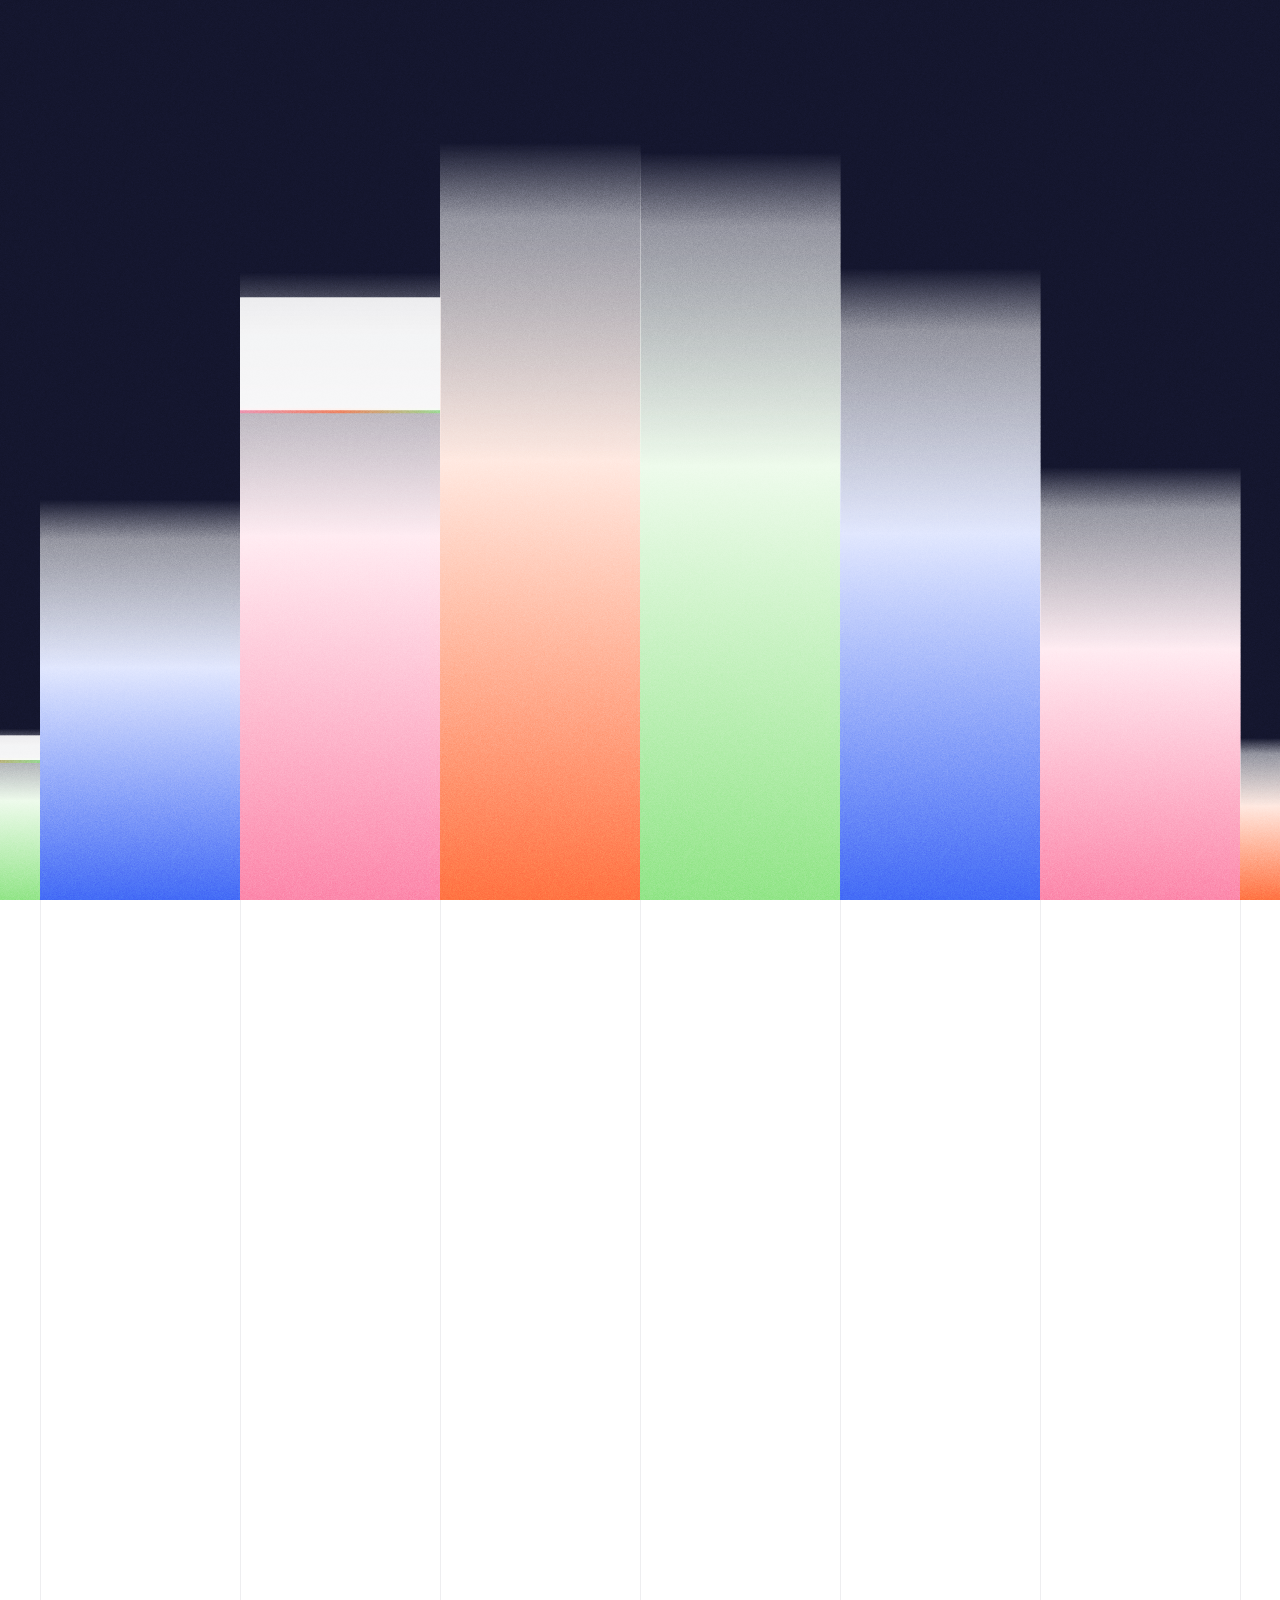
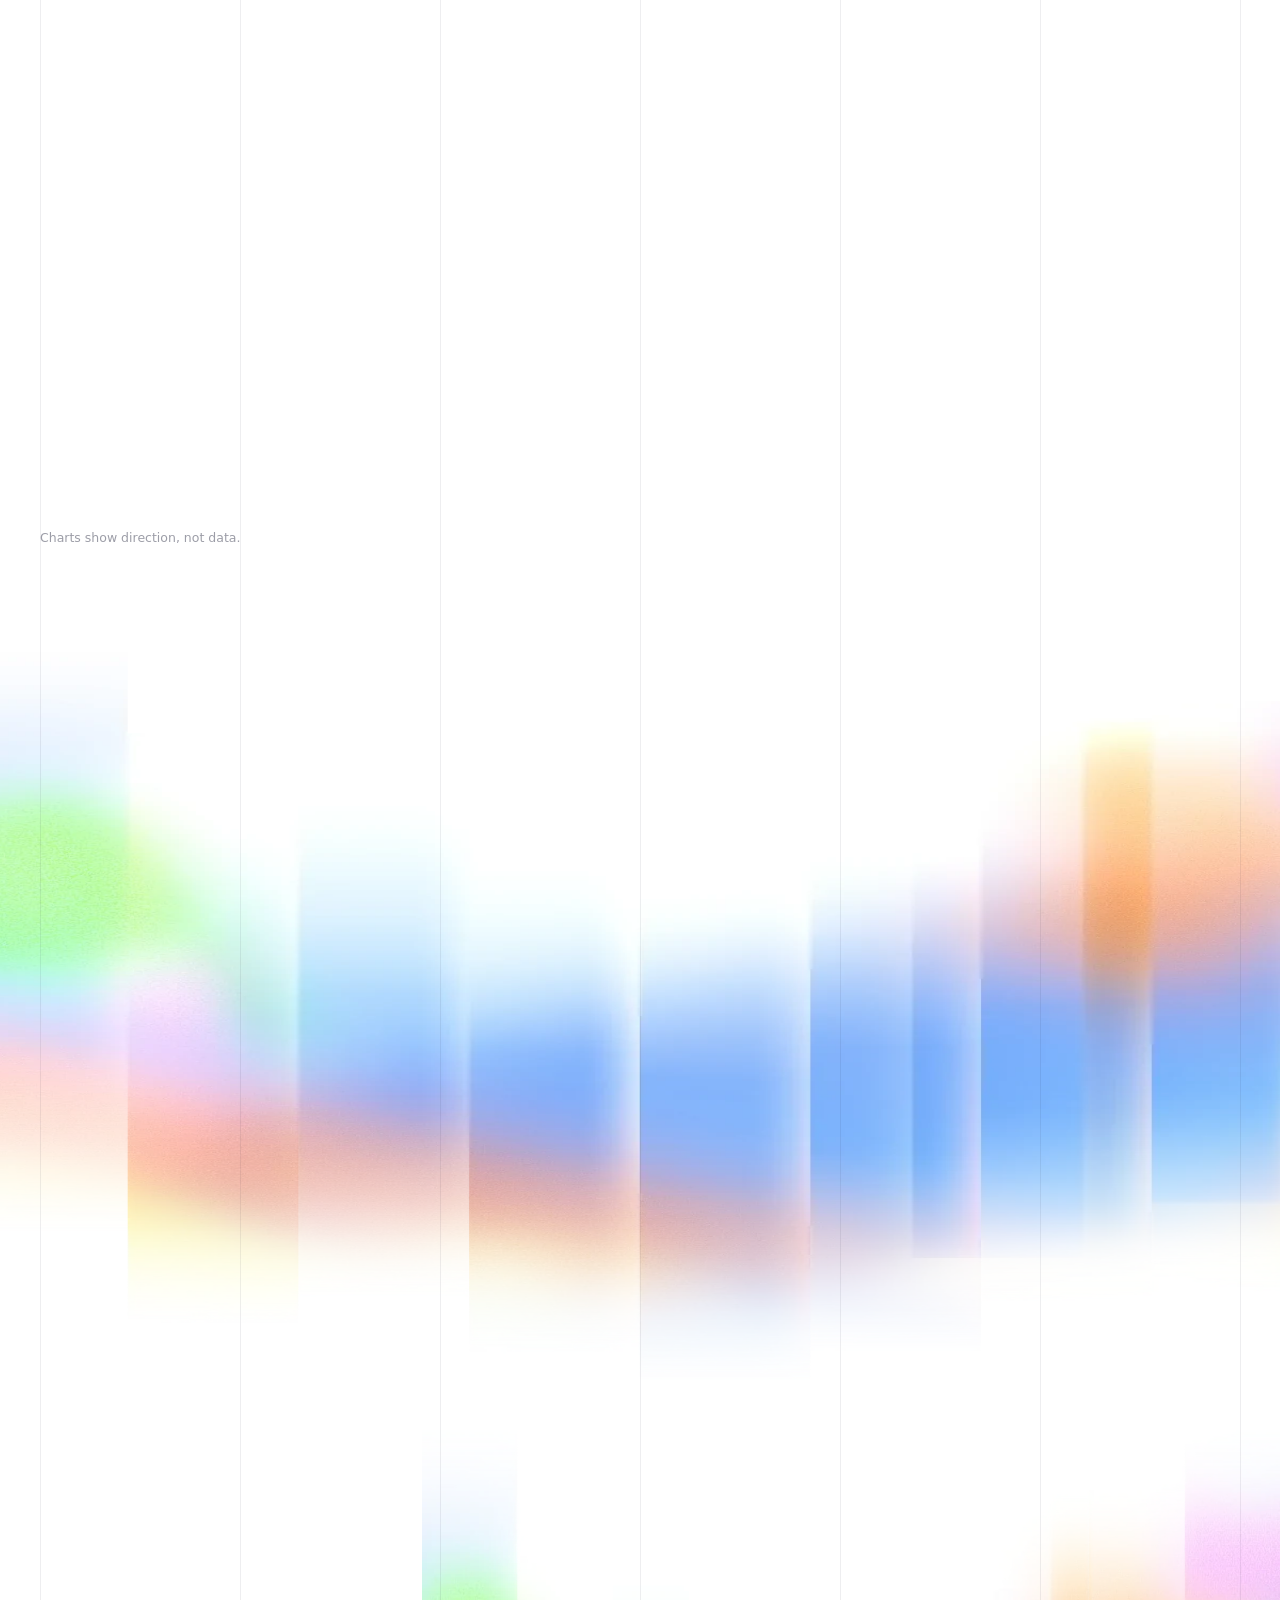
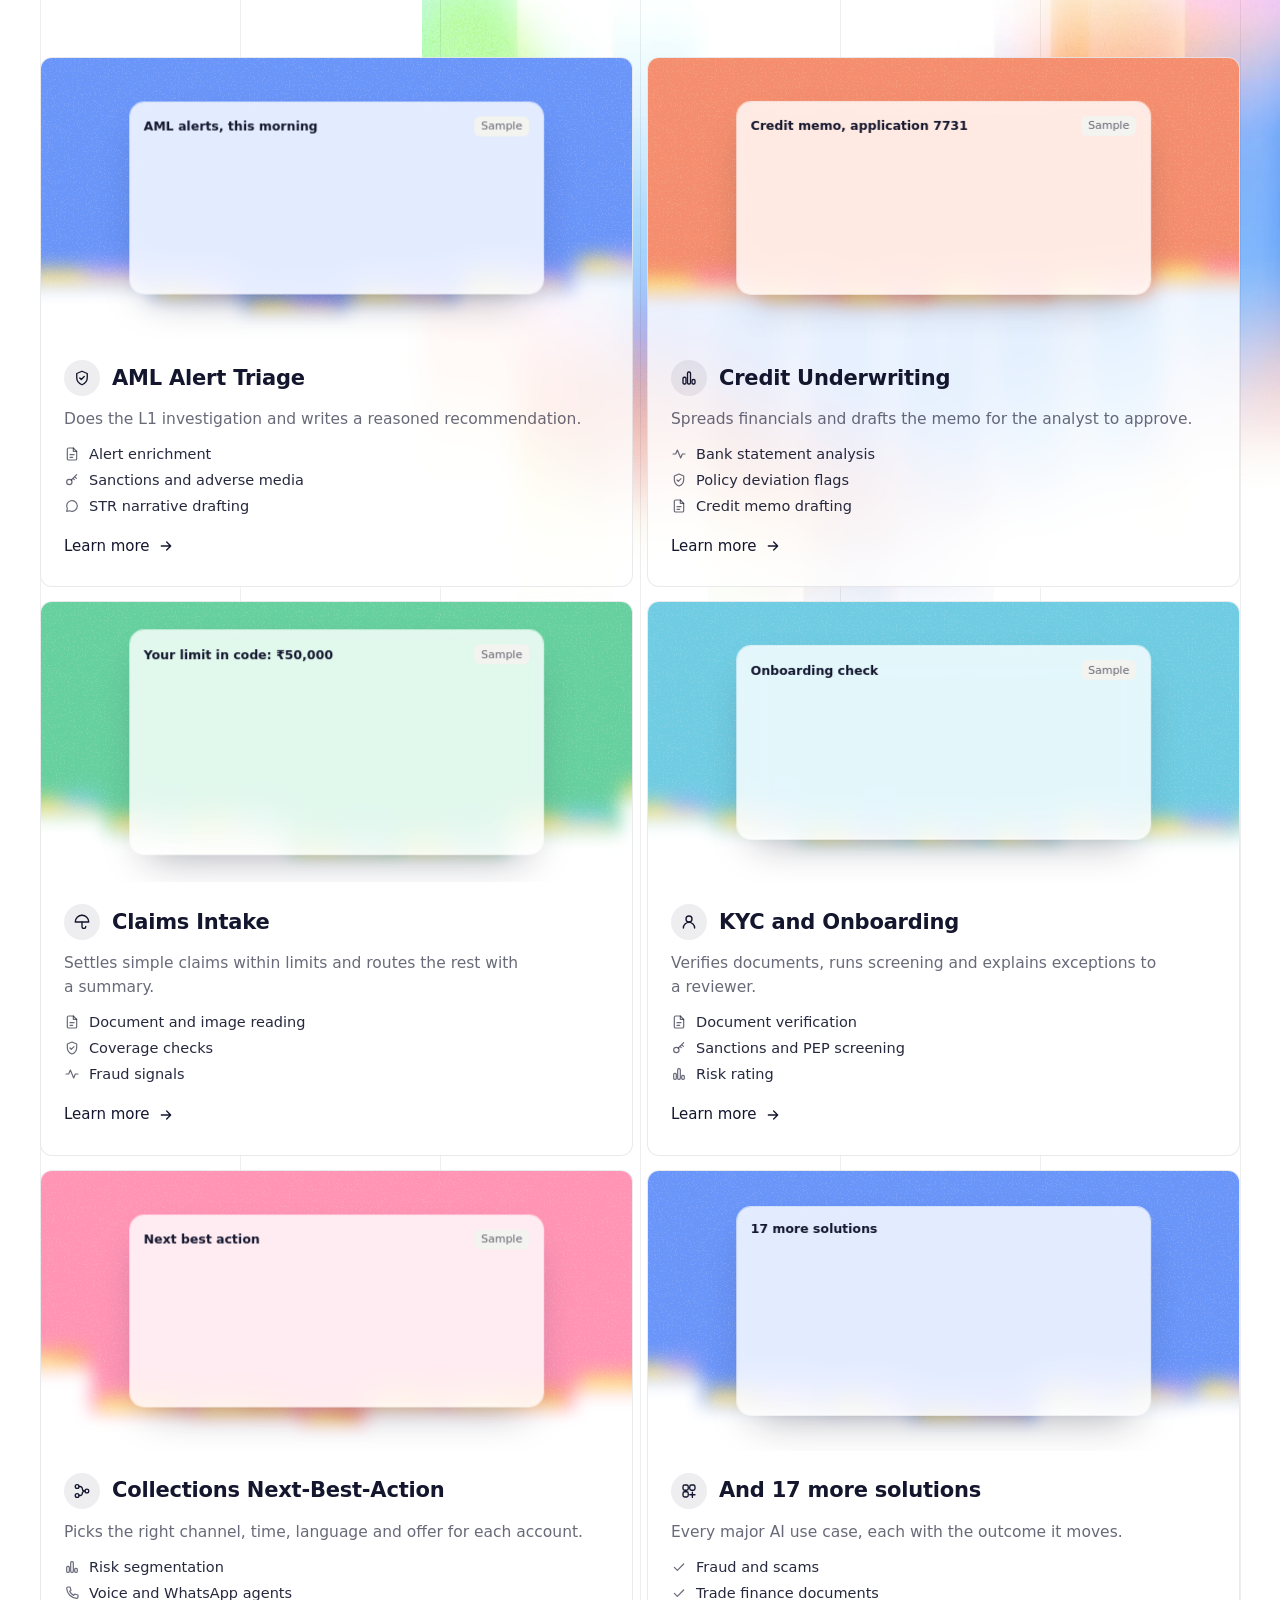
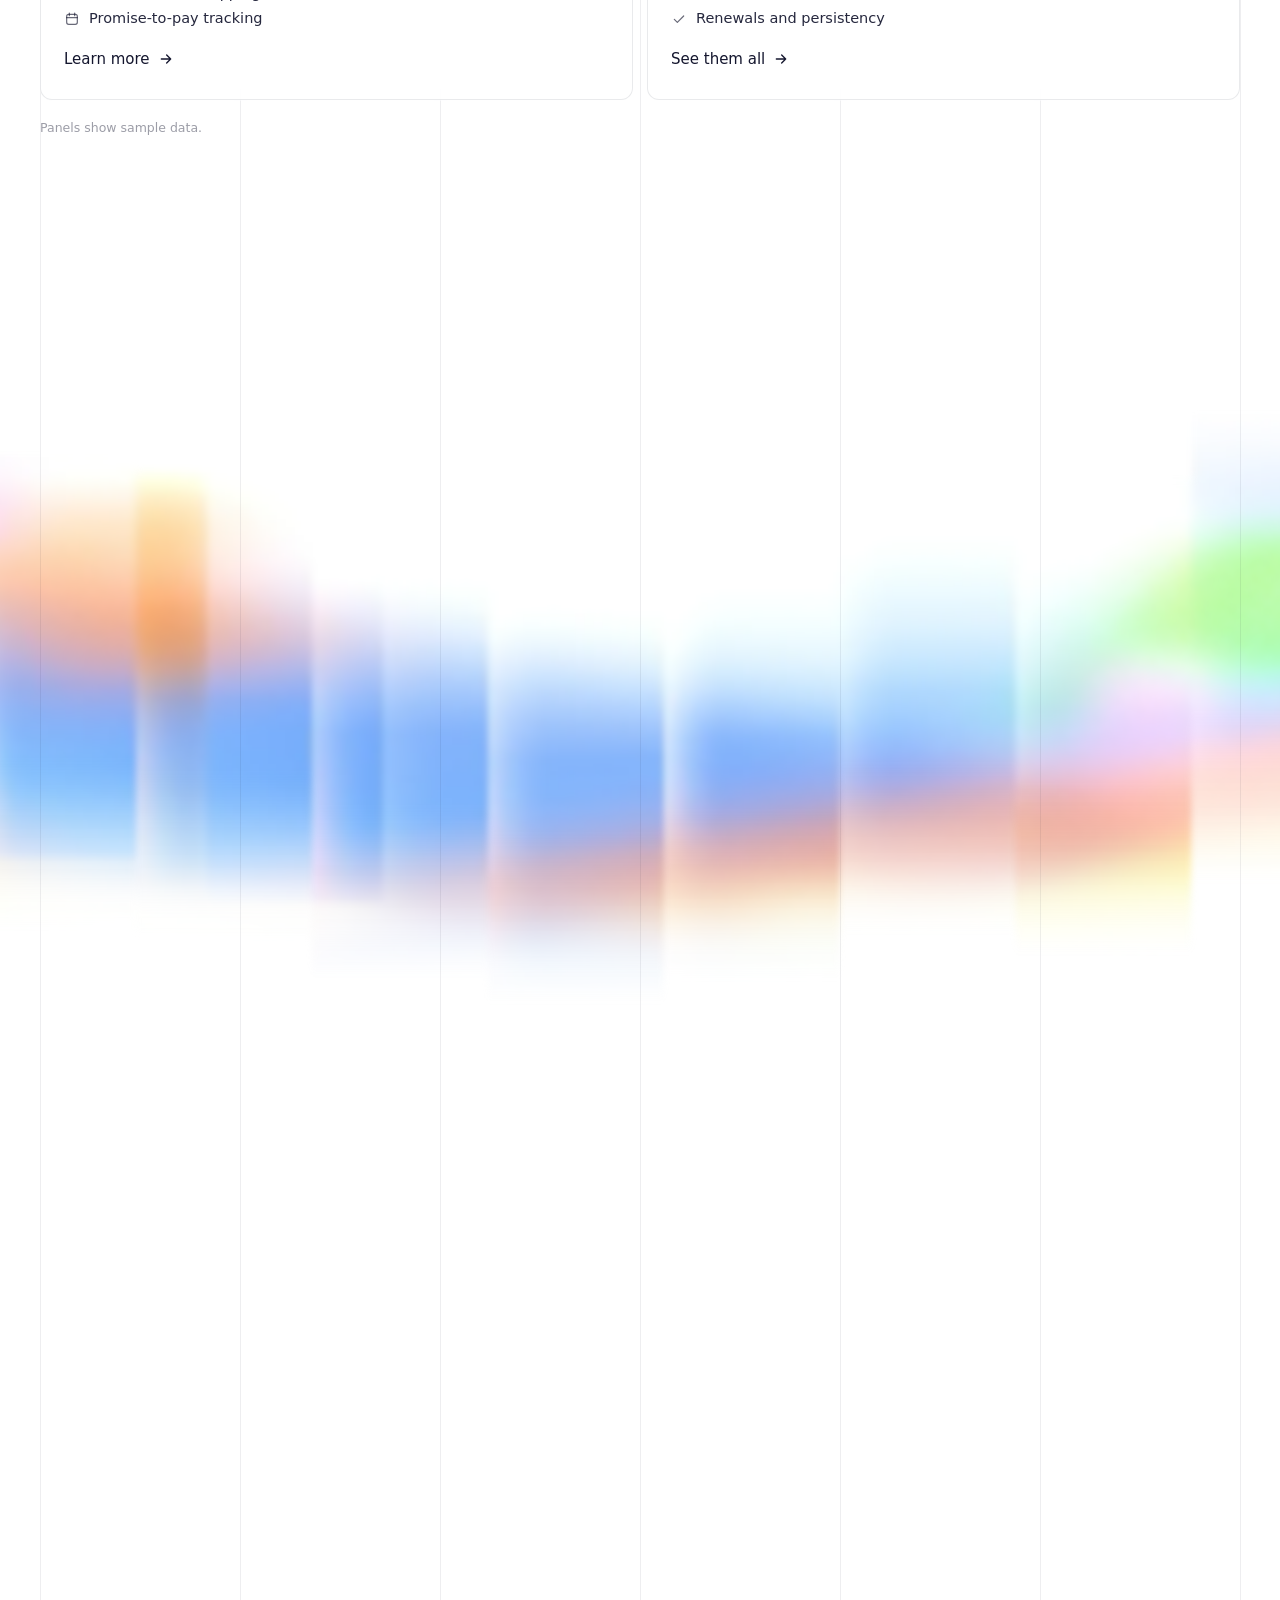
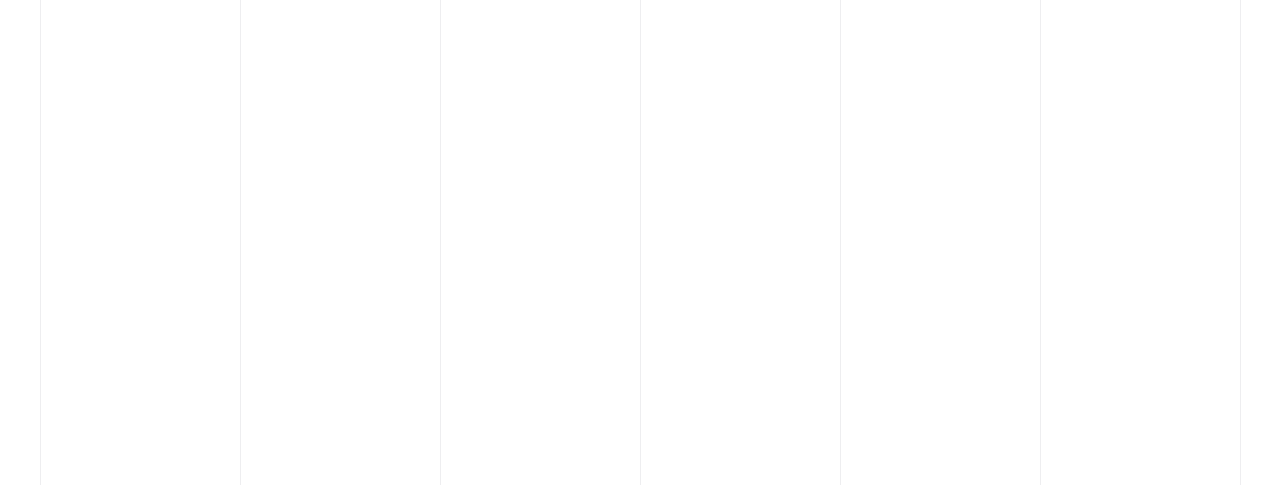
<file: index.html>
<!doctype html><meta charset="utf-8"><title>devx labs · Financial services</title><meta http-equiv="refresh" content="0; url=industry-financial-services.html"><link rel="canonical" href="industry-financial-services.html"><a href="industry-financial-services.html">Financial services</a>
</file>
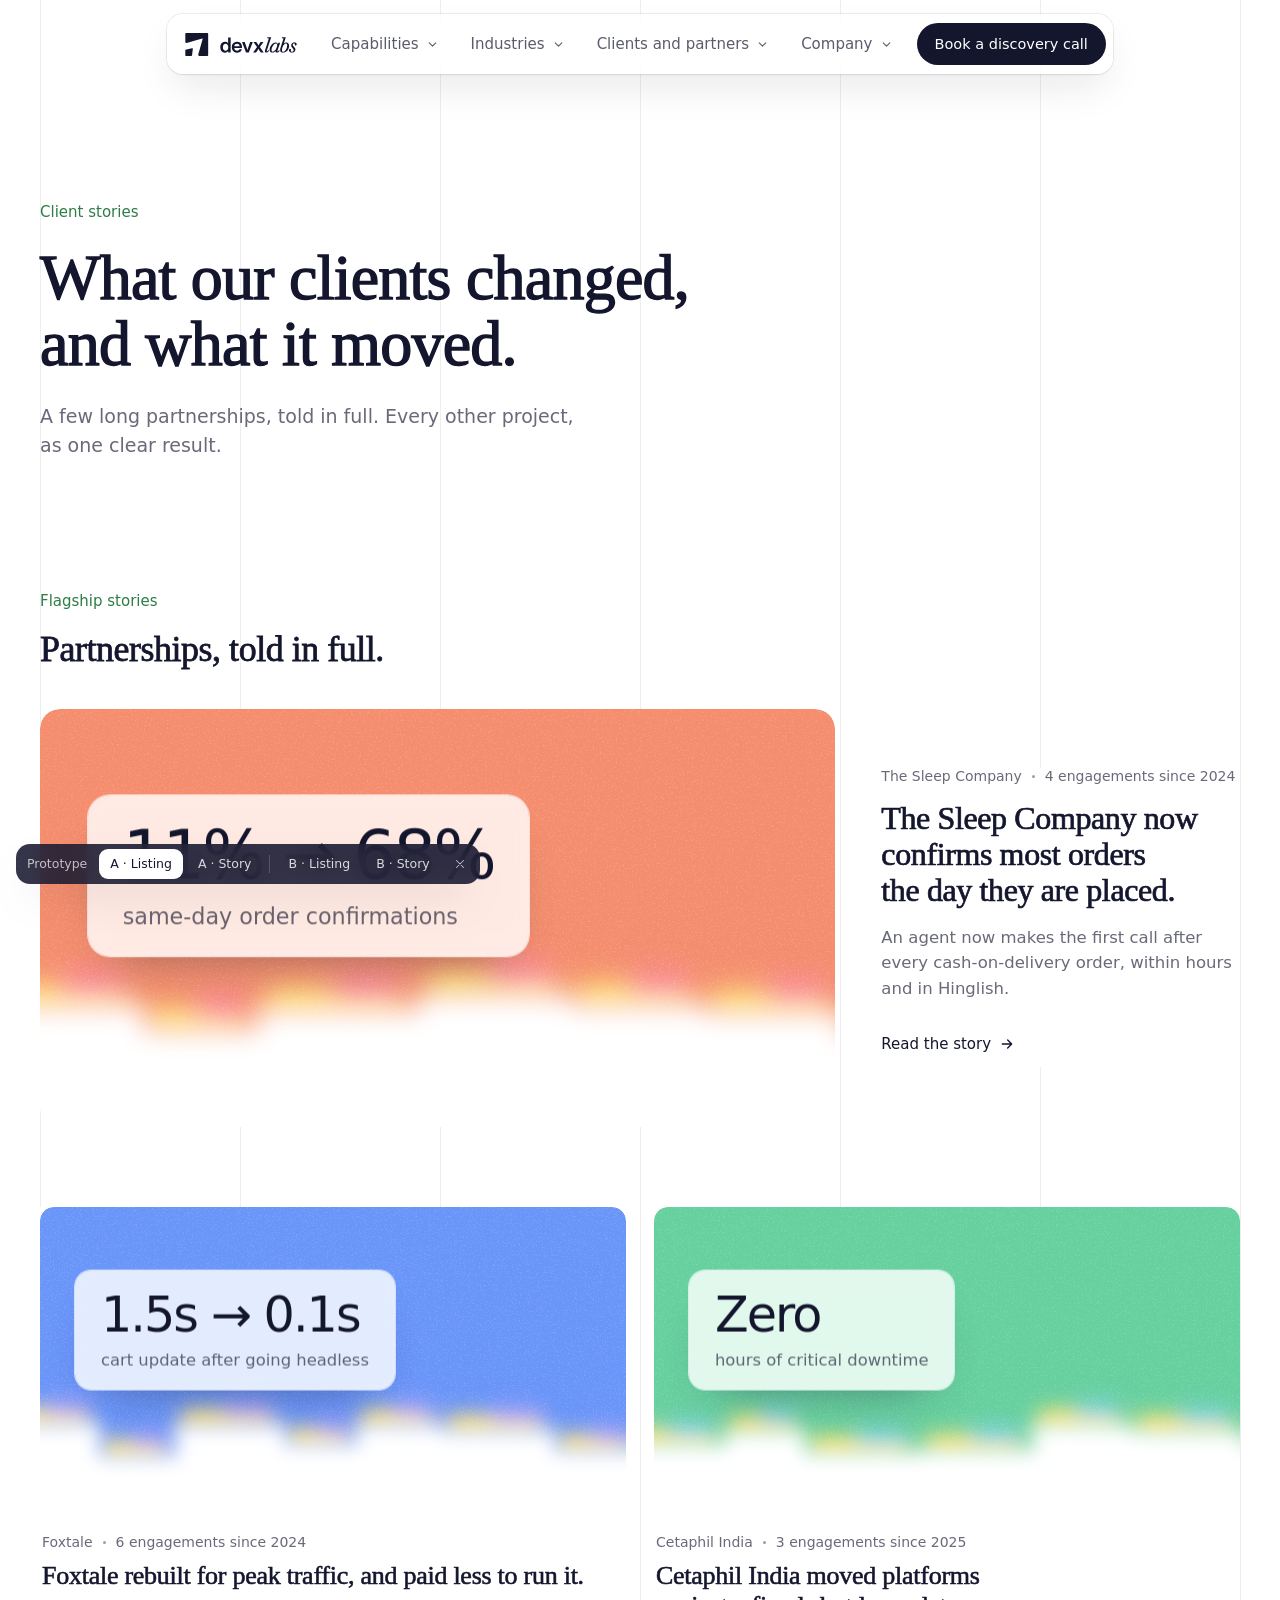
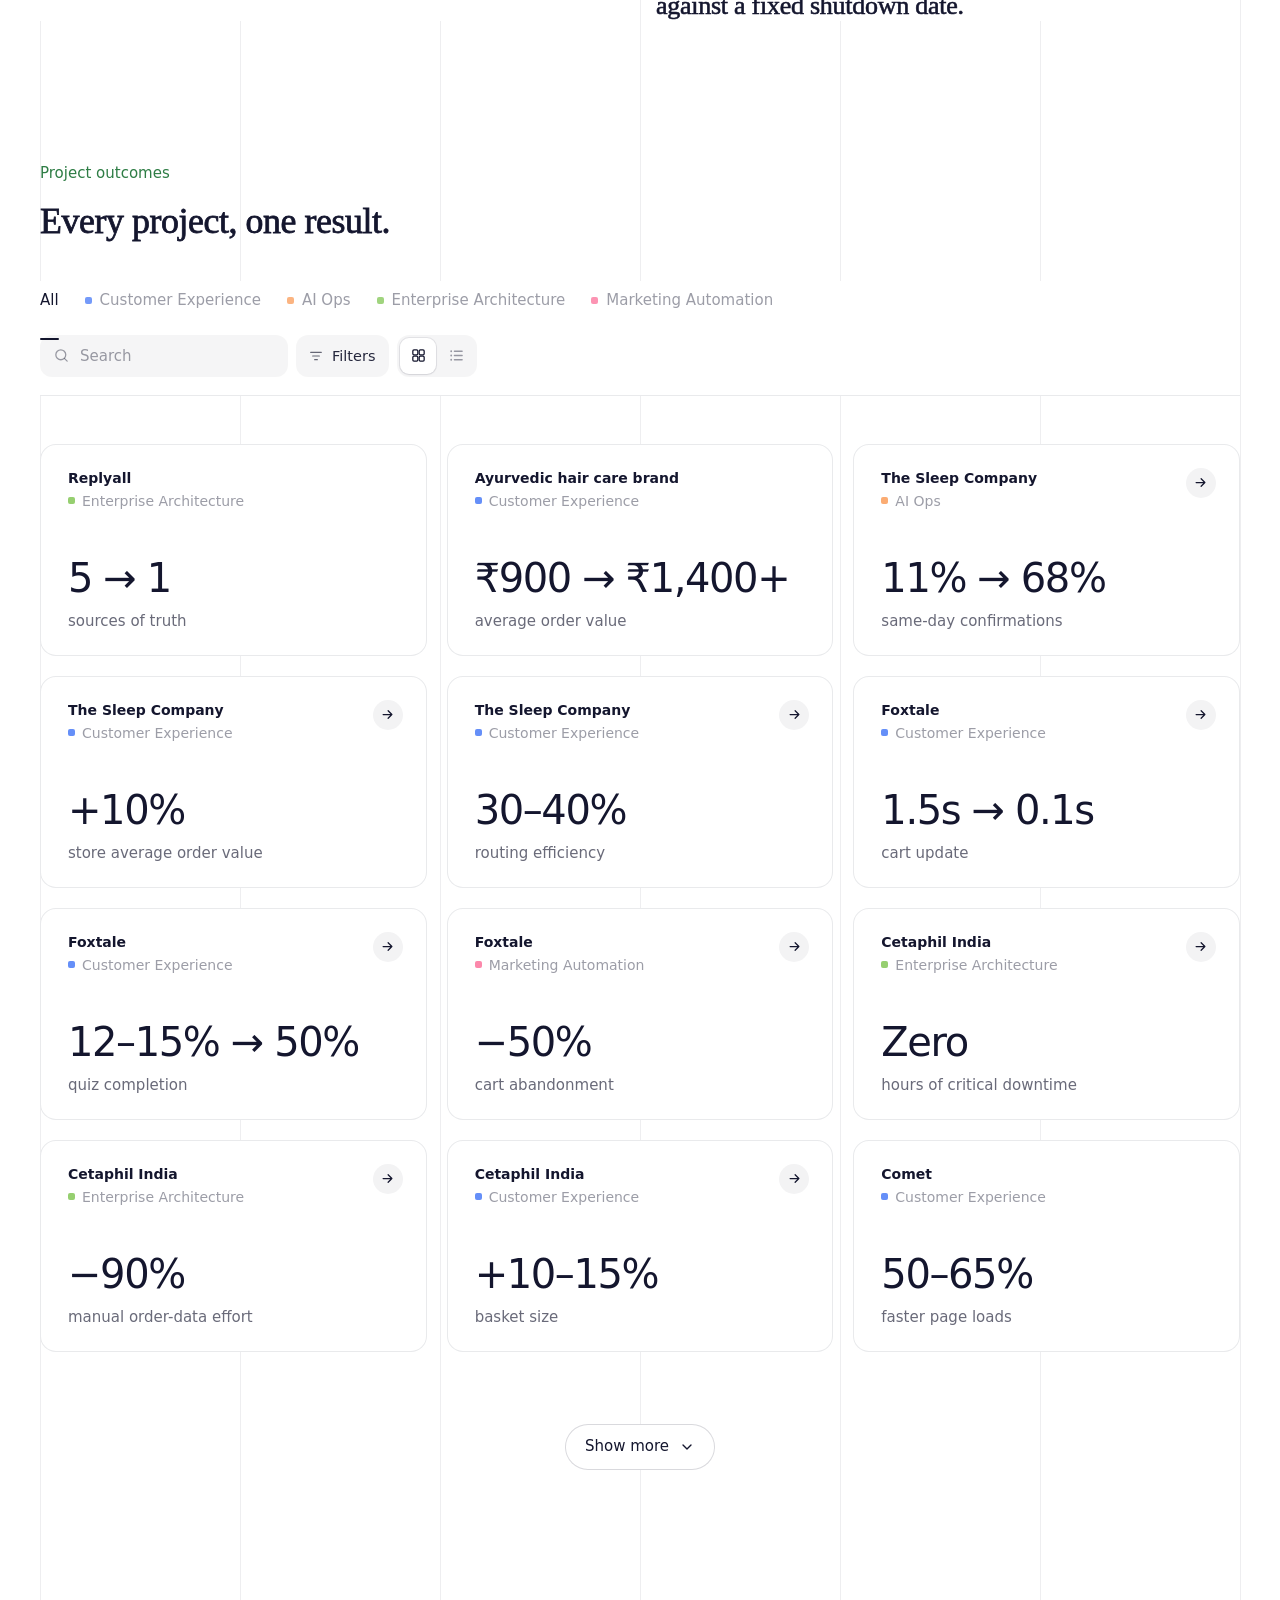
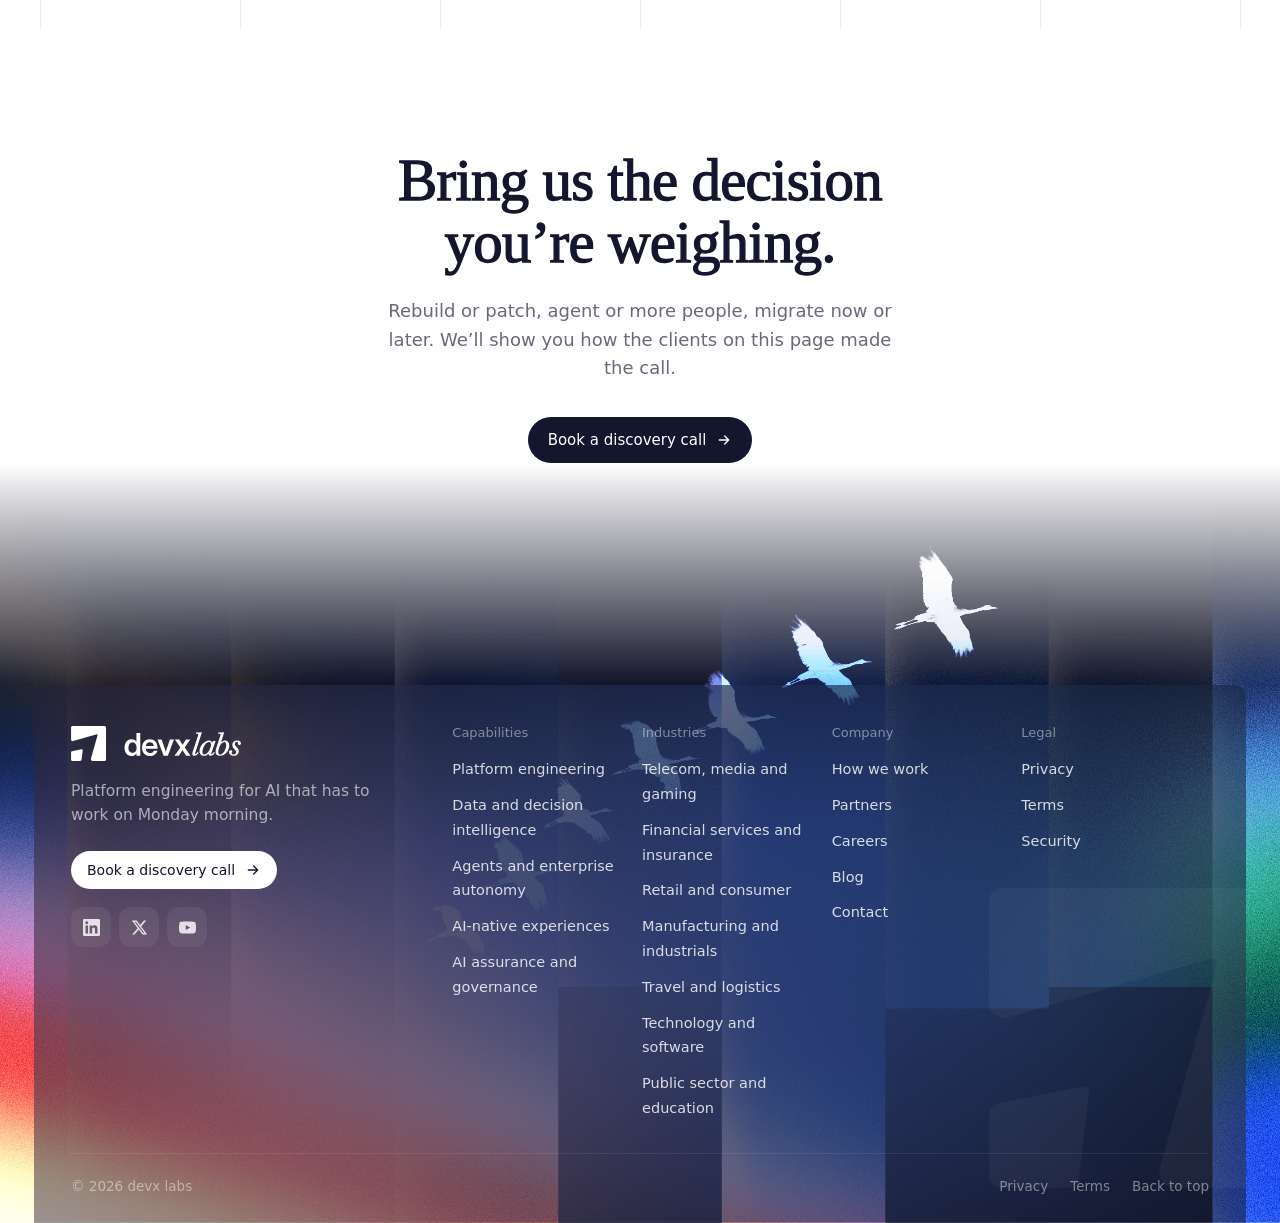
<file: case-studies-a.html>
<!doctype html>
<html lang="en"><head>
<meta charset="utf-8"><meta name="viewport" content="width=device-width, initial-scale=1">
<title>Client stories · devx labs</title>
<meta name="description" content="Partnerships told in full, and every project after that as one clear result, measured against the client's own baseline.">
<link rel="stylesheet" href="cs/devx-base.css">
<link rel="stylesheet" href="cs/cs.css">
</head><body class="cs">
<script>(function(){var d=document.documentElement,c="js-intro";if(matchMedia("(prefers-reduced-motion: reduce)").matches)c="no-intro";else{try{if(sessionStorage.getItem("dx-intro"))c="js-intro seen"}catch(e){}}d.className+=" "+c})()</script>
<div class="intro" id="intro" aria-hidden="true"><canvas></canvas></div>
<svg width="0" height="0" style="position:absolute" aria-hidden="true"><defs><symbol id="devx-logo" viewBox="0 0 139.518 28.7388">
<g>
<g>
<path fill-rule="evenodd" clip-rule="evenodd" d="M64.6447 10.8144C65.922 10.8144 67.0398 11.1087 67.9978 11.6969C68.9557 12.2851 69.6994 13.1003 70.2288 14.1423C70.7582 15.1759 71.0228 16.3733 71.0228 17.7346V18.6044H61.3926C61.4347 19.6884 61.7541 20.5624 62.3507 21.2263C62.9473 21.8901 63.7792 22.222 64.8464 22.222C65.6447 22.222 66.3043 22.0498 66.8253 21.7053C67.3463 21.3524 67.6994 20.8901 67.8843 20.3187H70.859C70.6909 21.1842 70.3211 21.949 69.7497 22.6129C69.1867 23.2767 68.4767 23.7976 67.6196 24.1757C66.7624 24.5455 65.8128 24.7304 64.7708 24.7304C63.4431 24.7304 62.2918 24.4321 61.317 23.8354C60.3422 23.2388 59.5902 22.4195 59.0608 21.3775C58.5398 20.3271 58.2792 19.1296 58.2791 17.7851C58.2791 16.4322 58.548 15.2346 59.0858 14.1926C59.6321 13.1422 60.3843 12.3186 61.3423 11.722C62.3002 11.117 63.401 10.8145 64.6447 10.8144ZM64.6952 13.3356C63.7709 13.3356 63.0188 13.6128 62.4389 14.1673C61.8675 14.7136 61.5271 15.4616 61.4179 16.4112H67.9725C67.8717 15.4616 67.5271 14.7136 66.9388 14.1673C66.359 13.6128 65.6111 13.3356 64.6952 13.3356Z" fill="currentColor"/>
<path fill-rule="evenodd" clip-rule="evenodd" d="M56.8478 24.428H53.7217V22.3985H53.6965C53.2763 23.1716 52.7133 23.7472 52.0075 24.1254C51.31 24.5035 50.5285 24.6927 49.663 24.6927C48.5033 24.6927 47.4906 24.4026 46.6251 23.8228C45.7596 23.243 45.0872 22.4363 44.6083 21.4027C44.1377 20.3607 43.9024 19.1464 43.9024 17.7599C43.9024 16.3985 44.1419 15.201 44.6209 14.1673C45.0999 13.1254 45.7722 12.3144 46.6377 11.7346C47.5033 11.1464 48.5033 10.8523 49.6377 10.8523C50.5032 10.8523 51.2805 11.0288 51.9696 11.3817C52.6586 11.7346 53.2175 12.2766 53.6461 13.0077H53.6714V5.64642H56.8478V24.428ZM50.4067 13.4868C49.4235 13.4868 48.6294 13.8565 48.0243 14.596C47.4193 15.3355 47.1168 16.3901 47.1168 17.7599C47.1168 19.138 47.4193 20.1968 48.0243 20.9363C48.6294 21.6674 49.4235 22.033 50.4067 22.033C51.4487 22.0329 52.2806 21.6464 52.9024 20.8733C53.5326 20.0918 53.8478 19.054 53.8478 17.7599C53.8478 16.4657 53.5326 15.4321 52.9024 14.659C52.2806 13.8775 51.4487 13.4868 50.4067 13.4868Z" fill="currentColor"/>
<path fill-rule="evenodd" clip-rule="evenodd" d="M102.076 21.7658C102.014 21.9961 101.958 22.2277 101.896 22.458C101.848 22.634 101.828 22.7742 101.828 22.8823C101.828 23.0275 101.858 23.0899 101.876 23.1124C101.886 23.1242 101.907 23.1471 101.989 23.1471C102.272 23.1471 102.58 23.0012 102.914 22.6353C103.266 22.2496 103.547 21.8762 103.761 21.5153L103.896 21.2866L104.783 21.8781L104.656 22.0844C104.317 22.6383 103.881 23.171 103.352 23.6827C102.787 24.2286 102.096 24.502 101.293 24.502C100.727 24.502 100.26 24.366 99.9666 24.028L99.9603 24.0203C99.7086 23.7057 99.5953 23.3007 99.5953 22.8307C99.5953 22.5345 99.6323 22.2235 99.7045 21.8984C99.7758 21.5605 99.8734 21.2233 99.9973 20.8868L104.23 7.93074L104.231 7.92689C104.295 7.75121 104.332 7.59895 104.347 7.46872L104.348 7.45785L104.35 7.44715C104.383 7.28471 104.397 7.15601 104.397 7.05774C104.397 6.77089 104.315 6.67203 104.244 6.63308L104.232 6.62624L104.22 6.61835C104.098 6.53314 103.916 6.47231 103.653 6.4568C103.357 6.4568 103.06 6.43136 102.764 6.43136H102.429L102.755 5.31244L107.475 5.22491L102.076 21.7658ZM101.62 22.529C101.618 22.5374 101.617 22.5458 101.615 22.5541C101.617 22.5431 101.619 22.532 101.622 22.5208L101.62 22.529ZM104.49 7.95004L104.492 7.94267C104.496 7.93159 104.499 7.92048 104.503 7.90952C104.499 7.92292 104.494 7.93645 104.49 7.95004ZM104.573 7.64518C104.575 7.63532 104.577 7.62562 104.579 7.61589L104.58 7.60817C104.578 7.62043 104.575 7.63273 104.573 7.64518Z" fill="currentColor"/>
<path fill-rule="evenodd" clip-rule="evenodd" d="M113.262 11.9176C114.111 11.9176 114.785 12.1973 115.239 12.7864C115.513 13.1291 115.714 13.5276 115.846 13.9777L116.468 12.2789H118.702L115.361 21.7681C115.3 21.9976 115.243 22.2285 115.182 22.458C115.134 22.634 115.114 22.7742 115.114 22.8823C115.114 23.0275 115.144 23.0899 115.162 23.1124C115.171 23.1242 115.193 23.1471 115.275 23.1471C115.558 23.1471 115.865 23.0012 116.199 22.6353C116.552 22.2496 116.833 21.8762 117.046 21.5153L117.181 21.2866L118.068 21.8781L117.942 22.0844C117.602 22.6383 117.167 23.171 116.637 23.6827C116.073 24.2286 115.381 24.502 114.578 24.502C114.013 24.502 113.545 24.366 113.252 24.028L113.246 24.0203C112.994 23.7057 112.881 23.3007 112.881 22.8307C112.881 22.7621 112.884 22.6921 112.888 22.6206C112.469 23.0874 112.02 23.4782 111.54 23.7902C110.813 24.2625 110.035 24.502 109.209 24.502C108.367 24.502 107.654 24.3319 107.086 23.9724L107.081 23.9693C106.526 23.5993 106.116 23.1147 105.855 22.5185L105.853 22.5159C105.599 21.9159 105.472 21.28 105.472 20.6106C105.472 19.4891 105.713 18.4036 106.192 17.3564C106.668 16.3172 107.285 15.3909 108.044 14.5789L108.046 14.5767C108.82 13.7676 109.659 13.1223 110.562 12.6438C111.47 12.1633 112.371 11.9176 113.262 11.9176ZM113.416 13.0918C112.701 13.0918 112.064 13.4203 111.505 13.8399C110.859 14.3367 110.257 14.9952 109.701 15.8204C109.162 16.646 108.724 17.5307 108.387 18.475C108.068 19.3979 107.911 20.2814 107.911 21.1268C107.911 21.9078 108.07 22.4533 108.347 22.8037C108.624 23.1534 108.989 23.3278 109.467 23.3278C110.359 23.3278 111.217 22.9081 112.044 22.0144C112.879 21.0962 113.603 19.8866 114.214 18.3776L114.522 17.5066C114.807 16.6668 114.946 15.9037 114.946 15.2152C114.946 14.5425 114.807 14.029 114.551 13.6529L114.548 13.649C114.309 13.2826 113.947 13.0918 113.416 13.0918ZM114.906 22.529C114.904 22.5374 114.902 22.5458 114.901 22.5541C114.903 22.5431 114.905 22.532 114.908 22.5208L114.906 22.529ZM112.002 22.4178C111.98 22.4396 111.957 22.461 111.935 22.4822C111.979 22.4406 112.023 22.3981 112.067 22.3541L112.002 22.4178ZM110.618 14.2903C110.58 14.3286 110.542 14.3676 110.505 14.4071C110.581 14.3265 110.659 14.2482 110.737 14.1724L110.618 14.2903ZM114.759 13.5115L114.731 13.4701C114.723 13.4586 114.715 13.4473 114.706 13.4361C114.724 13.4605 114.742 13.4856 114.759 13.5115ZM114.342 13.0874C114.323 13.0749 114.303 13.0619 114.283 13.0512C114.303 13.0628 114.322 13.0749 114.342 13.0874Z" fill="currentColor"/>
<path fill-rule="evenodd" clip-rule="evenodd" d="M123.183 13.3107C123.31 13.1977 123.44 13.0937 123.574 12.9986C123.984 12.678 124.423 12.4186 124.889 12.2214C125.366 12.0196 125.855 11.9176 126.355 11.9176C127.404 11.9176 128.266 12.2983 128.919 13.0619L128.98 13.133C129.594 13.876 129.885 14.8906 129.885 16.1445C129.885 17.2783 129.672 18.3528 129.246 19.3657C128.839 20.3731 128.272 21.2673 127.546 22.0466C126.837 22.809 126.032 23.3271 125.149 23.8568L125.147 23.8577C124.255 24.2863 123.331 24.502 122.38 24.502C121.241 24.502 120.323 24.2352 119.66 23.6671L119.654 23.6618C119.002 23.0665 118.695 22.1973 118.695 21.101C118.695 20.5879 118.763 20.0818 118.855 19.578C118.998 18.9773 119.162 18.384 119.352 17.7965L122.555 7.82655C122.671 7.49677 122.722 7.23384 122.722 7.03178C122.722 6.77196 122.645 6.6565 122.554 6.5987C122.416 6.51063 122.226 6.45715 121.967 6.45715H121.959C121.652 6.44251 121.345 6.43137 121.037 6.43136H120.702L121.028 5.31244L125.745 5.22509L123.183 13.3107ZM125.813 13.1433C125.418 13.1433 124.969 13.3045 124.461 13.6648C123.946 14.1066 123.463 14.5156 123.043 15.0591L123.043 15.0589C122.611 15.6243 122.271 16.2392 122.021 16.9041L121.532 18.2689C121.312 18.9291 121.153 19.5352 121.052 20.0877C120.968 20.626 120.927 21.1098 120.927 21.5399C120.927 22.1902 121.073 22.6579 121.331 22.9763C121.608 23.2805 121.952 23.4311 122.38 23.4311C122.983 23.4311 123.574 23.2081 124.158 22.7381L124.161 22.736C124.771 22.2573 125.321 21.6347 125.807 20.8637C126.278 20.0382 126.706 19.227 126.993 18.315C127.279 17.4069 127.42 16.5374 127.42 15.7057C127.42 14.7237 127.248 14.082 126.959 13.7202L126.956 13.7164C126.658 13.329 126.283 13.1433 125.813 13.1433ZM127.661 16.1047C127.662 16.0764 127.664 16.0481 127.665 16.0198C127.664 16.0481 127.662 16.0764 127.661 16.1047ZM124.415 13.391C124.384 13.4119 124.353 13.4337 124.321 13.4559C124.386 13.4101 124.45 13.3669 124.514 13.3266L124.415 13.391Z" fill="currentColor"/>
<path fill-rule="evenodd" clip-rule="evenodd" d="M136.221 11.9176C137.079 11.9176 137.763 12.0301 138.247 12.2815C138.699 12.5167 139.038 12.8033 139.227 13.154C139.412 13.4694 139.518 13.7796 139.518 14.0793C139.518 14.4643 139.395 14.8069 139.148 15.0949L139.142 15.1017C138.881 15.384 138.535 15.5183 138.131 15.5183C137.858 15.5183 137.6 15.415 137.361 15.2358L137.352 15.2291C137.086 15.0116 136.976 14.687 136.976 14.3117V13.6664C136.976 13.4551 136.921 13.2982 136.825 13.1781L136.818 13.1689C136.754 13.0813 136.587 12.9884 136.195 12.9884C135.615 12.9884 135.19 13.1658 134.885 13.4985C134.58 13.8504 134.433 14.2391 134.433 14.673C134.433 14.9823 134.494 15.2944 134.621 15.6106C134.744 15.9039 134.95 16.2148 135.244 16.5425L136.218 17.5673L136.344 17.6967C136.639 18.0053 136.932 18.3595 137.224 18.7585C137.591 19.2614 137.763 19.9125 137.763 20.6881C137.763 21.3254 137.575 21.939 137.208 22.5252L137.206 22.5281C136.839 23.0973 136.336 23.5707 135.705 23.9498L135.7 23.9526C135.055 24.3214 134.313 24.502 133.484 24.502C132.564 24.502 131.808 24.3433 131.238 24.0014C130.691 23.6734 130.284 23.2721 130.034 22.7918C129.798 22.3374 129.67 21.9015 129.67 21.4883C129.67 21.0471 129.786 20.6614 130.035 20.3503L130.036 20.3487C130.314 20.0073 130.699 19.8428 131.161 19.8428C131.489 19.8428 131.774 19.9467 131.985 20.1759C132.207 20.3981 132.316 20.6781 132.316 20.9979C132.316 21.3109 132.247 21.5969 132.101 21.8474C132.007 22.0077 131.955 22.2113 131.955 22.4692C131.955 22.7229 132.063 22.9453 132.318 23.1454C132.575 23.3295 132.914 23.4311 133.355 23.4311C133.854 23.4311 134.242 23.3264 134.535 23.1361C134.864 22.9159 135.109 22.6536 135.276 22.3499C135.449 22.0188 135.53 21.7067 135.53 21.4108C135.53 21.0439 135.467 20.7377 135.348 20.4853C135.225 20.225 134.986 19.8851 134.614 19.462L133.66 18.4571C133.261 18.0218 132.96 17.5386 132.759 17.0082C132.56 16.4837 132.458 15.9631 132.458 15.4476C132.458 14.8718 132.598 14.316 132.874 13.7832C133.154 13.2411 133.574 12.7958 134.124 12.4471C134.691 12.0881 135.395 11.9176 136.221 11.9176ZM130.178 22.5146C130.203 22.5678 130.229 22.6216 130.257 22.6758L130.217 22.5955C130.203 22.5684 130.19 22.5415 130.178 22.5146ZM131.71 22.5958C131.711 22.603 131.712 22.61 131.713 22.6171C131.712 22.6087 131.711 22.6004 131.71 22.592L131.71 22.5958ZM131.261 20.0984C131.277 20.0996 131.291 20.1011 131.306 20.103C131.276 20.0991 131.244 20.0965 131.212 20.0952L131.261 20.0984ZM133.579 17.9693C133.588 17.9802 133.596 17.9908 133.605 18.0016C133.575 17.9638 133.546 17.9258 133.518 17.8874L133.579 17.9693Z" fill="currentColor"/>
<path d="M76.8092 18.0498C76.9856 18.5792 77.1536 19.1086 77.3133 19.6379C77.4814 20.159 77.6453 20.68 77.805 21.201C77.9646 20.68 78.1242 20.1589 78.2838 19.6379C78.4435 19.1086 78.6074 18.5792 78.7755 18.0498L81.1705 11.117H84.4981L79.4939 24.428H76.0149L71.0107 11.117H74.3763L76.8092 18.0498Z" fill="currentColor"/>
<path d="M90.1955 13.2347C90.4392 13.6213 90.6747 14.0035 90.9016 14.3817C91.1284 14.7514 91.3552 15.1212 91.5821 15.491C91.809 15.1212 92.036 14.7514 92.2629 14.3817C92.4982 14.0036 92.7377 13.6212 92.9814 13.2347L94.393 11.117H97.8847L93.3343 17.5834L98.099 24.428H94.5444L92.9561 22.0582C92.7124 21.6633 92.4729 21.2808 92.2376 20.9111C92.0023 20.5413 91.7713 20.1715 91.5444 19.8018C91.0657 20.5541 90.5871 21.3065 90.1073 22.0582L88.4939 24.428H84.9519L89.7797 17.6464L85.2671 11.117H88.8091L90.1955 13.2347Z" fill="currentColor"/>
</g>
<g>
<path d="M8.43847 19.1381C8.86383 19.0563 9.07654 19.0154 9.23281 19.0778C9.36959 19.1323 9.48018 19.2374 9.54181 19.3711C9.6122 19.5239 9.58246 19.7385 9.52296 20.1675L8.71632 27.0199C8.63182 27.6291 8.58957 27.9338 8.44338 28.163C8.31456 28.365 8.13021 28.5255 7.91244 28.6254C7.66529 28.7387 7.35775 28.7387 6.74268 28.7387H1.99256C1.29511 28.7387 0.94639 28.7387 0.679999 28.603C0.445673 28.4836 0.255163 28.2931 0.135768 28.0588C3.51571e-05 27.7924 2.65067e-05 27.4436 2.65067e-05 26.7462V22.4337C2.65067e-05 21.8477 2.19781e-05 21.5547 0.105364 21.3152C0.198251 21.1039 0.348032 20.9226 0.537942 20.7916C0.753319 20.6429 1.04105 20.5876 1.61649 20.477L8.43847 19.1381Z" fill="currentColor"/>
<path d="M27.4934 0C28.1812 0 28.7387 0.55756 28.7387 1.24534V27.4934C28.7387 28.1812 28.1812 28.7387 27.4934 28.7387H17.7316C16.8078 28.7387 16.124 27.8795 16.3313 26.9793L21.8133 7.35602C21.8927 7.01126 21.5838 6.70235 21.239 6.78176L1.75948 12.4074C0.859226 12.6148 2.65067e-05 11.931 2.65067e-05 11.0072V1.24534C2.66402e-05 0.55756 0.557586 5.20481e-09 1.24537 0H27.4934Z" fill="currentColor"/>
</g>
</g>
</symbol><symbol id="devx-mark" viewBox="0 0 28.74 28.74">
<g>
<g>
<path fill-rule="evenodd" clip-rule="evenodd" d="M64.6447 10.8144C65.922 10.8144 67.0398 11.1087 67.9978 11.6969C68.9557 12.2851 69.6994 13.1003 70.2288 14.1423C70.7582 15.1759 71.0228 16.3733 71.0228 17.7346V18.6044H61.3926C61.4347 19.6884 61.7541 20.5624 62.3507 21.2263C62.9473 21.8901 63.7792 22.222 64.8464 22.222C65.6447 22.222 66.3043 22.0498 66.8253 21.7053C67.3463 21.3524 67.6994 20.8901 67.8843 20.3187H70.859C70.6909 21.1842 70.3211 21.949 69.7497 22.6129C69.1867 23.2767 68.4767 23.7976 67.6196 24.1757C66.7624 24.5455 65.8128 24.7304 64.7708 24.7304C63.4431 24.7304 62.2918 24.4321 61.317 23.8354C60.3422 23.2388 59.5902 22.4195 59.0608 21.3775C58.5398 20.3271 58.2792 19.1296 58.2791 17.7851C58.2791 16.4322 58.548 15.2346 59.0858 14.1926C59.6321 13.1422 60.3843 12.3186 61.3423 11.722C62.3002 11.117 63.401 10.8145 64.6447 10.8144ZM64.6952 13.3356C63.7709 13.3356 63.0188 13.6128 62.4389 14.1673C61.8675 14.7136 61.5271 15.4616 61.4179 16.4112H67.9725C67.8717 15.4616 67.5271 14.7136 66.9388 14.1673C66.359 13.6128 65.6111 13.3356 64.6952 13.3356Z" fill="currentColor"/>
<path fill-rule="evenodd" clip-rule="evenodd" d="M56.8478 24.428H53.7217V22.3985H53.6965C53.2763 23.1716 52.7133 23.7472 52.0075 24.1254C51.31 24.5035 50.5285 24.6927 49.663 24.6927C48.5033 24.6927 47.4906 24.4026 46.6251 23.8228C45.7596 23.243 45.0872 22.4363 44.6083 21.4027C44.1377 20.3607 43.9024 19.1464 43.9024 17.7599C43.9024 16.3985 44.1419 15.201 44.6209 14.1673C45.0999 13.1254 45.7722 12.3144 46.6377 11.7346C47.5033 11.1464 48.5033 10.8523 49.6377 10.8523C50.5032 10.8523 51.2805 11.0288 51.9696 11.3817C52.6586 11.7346 53.2175 12.2766 53.6461 13.0077H53.6714V5.64642H56.8478V24.428ZM50.4067 13.4868C49.4235 13.4868 48.6294 13.8565 48.0243 14.596C47.4193 15.3355 47.1168 16.3901 47.1168 17.7599C47.1168 19.138 47.4193 20.1968 48.0243 20.9363C48.6294 21.6674 49.4235 22.033 50.4067 22.033C51.4487 22.0329 52.2806 21.6464 52.9024 20.8733C53.5326 20.0918 53.8478 19.054 53.8478 17.7599C53.8478 16.4657 53.5326 15.4321 52.9024 14.659C52.2806 13.8775 51.4487 13.4868 50.4067 13.4868Z" fill="currentColor"/>
<path fill-rule="evenodd" clip-rule="evenodd" d="M102.076 21.7658C102.014 21.9961 101.958 22.2277 101.896 22.458C101.848 22.634 101.828 22.7742 101.828 22.8823C101.828 23.0275 101.858 23.0899 101.876 23.1124C101.886 23.1242 101.907 23.1471 101.989 23.1471C102.272 23.1471 102.58 23.0012 102.914 22.6353C103.266 22.2496 103.547 21.8762 103.761 21.5153L103.896 21.2866L104.783 21.8781L104.656 22.0844C104.317 22.6383 103.881 23.171 103.352 23.6827C102.787 24.2286 102.096 24.502 101.293 24.502C100.727 24.502 100.26 24.366 99.9666 24.028L99.9603 24.0203C99.7086 23.7057 99.5953 23.3007 99.5953 22.8307C99.5953 22.5345 99.6323 22.2235 99.7045 21.8984C99.7758 21.5605 99.8734 21.2233 99.9973 20.8868L104.23 7.93074L104.231 7.92689C104.295 7.75121 104.332 7.59895 104.347 7.46872L104.348 7.45785L104.35 7.44715C104.383 7.28471 104.397 7.15601 104.397 7.05774C104.397 6.77089 104.315 6.67203 104.244 6.63308L104.232 6.62624L104.22 6.61835C104.098 6.53314 103.916 6.47231 103.653 6.4568C103.357 6.4568 103.06 6.43136 102.764 6.43136H102.429L102.755 5.31244L107.475 5.22491L102.076 21.7658ZM101.62 22.529C101.618 22.5374 101.617 22.5458 101.615 22.5541C101.617 22.5431 101.619 22.532 101.622 22.5208L101.62 22.529ZM104.49 7.95004L104.492 7.94267C104.496 7.93159 104.499 7.92048 104.503 7.90952C104.499 7.92292 104.494 7.93645 104.49 7.95004ZM104.573 7.64518C104.575 7.63532 104.577 7.62562 104.579 7.61589L104.58 7.60817C104.578 7.62043 104.575 7.63273 104.573 7.64518Z" fill="currentColor"/>
<path fill-rule="evenodd" clip-rule="evenodd" d="M113.262 11.9176C114.111 11.9176 114.785 12.1973 115.239 12.7864C115.513 13.1291 115.714 13.5276 115.846 13.9777L116.468 12.2789H118.702L115.361 21.7681C115.3 21.9976 115.243 22.2285 115.182 22.458C115.134 22.634 115.114 22.7742 115.114 22.8823C115.114 23.0275 115.144 23.0899 115.162 23.1124C115.171 23.1242 115.193 23.1471 115.275 23.1471C115.558 23.1471 115.865 23.0012 116.199 22.6353C116.552 22.2496 116.833 21.8762 117.046 21.5153L117.181 21.2866L118.068 21.8781L117.942 22.0844C117.602 22.6383 117.167 23.171 116.637 23.6827C116.073 24.2286 115.381 24.502 114.578 24.502C114.013 24.502 113.545 24.366 113.252 24.028L113.246 24.0203C112.994 23.7057 112.881 23.3007 112.881 22.8307C112.881 22.7621 112.884 22.6921 112.888 22.6206C112.469 23.0874 112.02 23.4782 111.54 23.7902C110.813 24.2625 110.035 24.502 109.209 24.502C108.367 24.502 107.654 24.3319 107.086 23.9724L107.081 23.9693C106.526 23.5993 106.116 23.1147 105.855 22.5185L105.853 22.5159C105.599 21.9159 105.472 21.28 105.472 20.6106C105.472 19.4891 105.713 18.4036 106.192 17.3564C106.668 16.3172 107.285 15.3909 108.044 14.5789L108.046 14.5767C108.82 13.7676 109.659 13.1223 110.562 12.6438C111.47 12.1633 112.371 11.9176 113.262 11.9176ZM113.416 13.0918C112.701 13.0918 112.064 13.4203 111.505 13.8399C110.859 14.3367 110.257 14.9952 109.701 15.8204C109.162 16.646 108.724 17.5307 108.387 18.475C108.068 19.3979 107.911 20.2814 107.911 21.1268C107.911 21.9078 108.07 22.4533 108.347 22.8037C108.624 23.1534 108.989 23.3278 109.467 23.3278C110.359 23.3278 111.217 22.9081 112.044 22.0144C112.879 21.0962 113.603 19.8866 114.214 18.3776L114.522 17.5066C114.807 16.6668 114.946 15.9037 114.946 15.2152C114.946 14.5425 114.807 14.029 114.551 13.6529L114.548 13.649C114.309 13.2826 113.947 13.0918 113.416 13.0918ZM114.906 22.529C114.904 22.5374 114.902 22.5458 114.901 22.5541C114.903 22.5431 114.905 22.532 114.908 22.5208L114.906 22.529ZM112.002 22.4178C111.98 22.4396 111.957 22.461 111.935 22.4822C111.979 22.4406 112.023 22.3981 112.067 22.3541L112.002 22.4178ZM110.618 14.2903C110.58 14.3286 110.542 14.3676 110.505 14.4071C110.581 14.3265 110.659 14.2482 110.737 14.1724L110.618 14.2903ZM114.759 13.5115L114.731 13.4701C114.723 13.4586 114.715 13.4473 114.706 13.4361C114.724 13.4605 114.742 13.4856 114.759 13.5115ZM114.342 13.0874C114.323 13.0749 114.303 13.0619 114.283 13.0512C114.303 13.0628 114.322 13.0749 114.342 13.0874Z" fill="currentColor"/>
<path fill-rule="evenodd" clip-rule="evenodd" d="M123.183 13.3107C123.31 13.1977 123.44 13.0937 123.574 12.9986C123.984 12.678 124.423 12.4186 124.889 12.2214C125.366 12.0196 125.855 11.9176 126.355 11.9176C127.404 11.9176 128.266 12.2983 128.919 13.0619L128.98 13.133C129.594 13.876 129.885 14.8906 129.885 16.1445C129.885 17.2783 129.672 18.3528 129.246 19.3657C128.839 20.3731 128.272 21.2673 127.546 22.0466C126.837 22.809 126.032 23.3271 125.149 23.8568L125.147 23.8577C124.255 24.2863 123.331 24.502 122.38 24.502C121.241 24.502 120.323 24.2352 119.66 23.6671L119.654 23.6618C119.002 23.0665 118.695 22.1973 118.695 21.101C118.695 20.5879 118.763 20.0818 118.855 19.578C118.998 18.9773 119.162 18.384 119.352 17.7965L122.555 7.82655C122.671 7.49677 122.722 7.23384 122.722 7.03178C122.722 6.77196 122.645 6.6565 122.554 6.5987C122.416 6.51063 122.226 6.45715 121.967 6.45715H121.959C121.652 6.44251 121.345 6.43137 121.037 6.43136H120.702L121.028 5.31244L125.745 5.22509L123.183 13.3107ZM125.813 13.1433C125.418 13.1433 124.969 13.3045 124.461 13.6648C123.946 14.1066 123.463 14.5156 123.043 15.0591L123.043 15.0589C122.611 15.6243 122.271 16.2392 122.021 16.9041L121.532 18.2689C121.312 18.9291 121.153 19.5352 121.052 20.0877C120.968 20.626 120.927 21.1098 120.927 21.5399C120.927 22.1902 121.073 22.6579 121.331 22.9763C121.608 23.2805 121.952 23.4311 122.38 23.4311C122.983 23.4311 123.574 23.2081 124.158 22.7381L124.161 22.736C124.771 22.2573 125.321 21.6347 125.807 20.8637C126.278 20.0382 126.706 19.227 126.993 18.315C127.279 17.4069 127.42 16.5374 127.42 15.7057C127.42 14.7237 127.248 14.082 126.959 13.7202L126.956 13.7164C126.658 13.329 126.283 13.1433 125.813 13.1433ZM127.661 16.1047C127.662 16.0764 127.664 16.0481 127.665 16.0198C127.664 16.0481 127.662 16.0764 127.661 16.1047ZM124.415 13.391C124.384 13.4119 124.353 13.4337 124.321 13.4559C124.386 13.4101 124.45 13.3669 124.514 13.3266L124.415 13.391Z" fill="currentColor"/>
<path fill-rule="evenodd" clip-rule="evenodd" d="M136.221 11.9176C137.079 11.9176 137.763 12.0301 138.247 12.2815C138.699 12.5167 139.038 12.8033 139.227 13.154C139.412 13.4694 139.518 13.7796 139.518 14.0793C139.518 14.4643 139.395 14.8069 139.148 15.0949L139.142 15.1017C138.881 15.384 138.535 15.5183 138.131 15.5183C137.858 15.5183 137.6 15.415 137.361 15.2358L137.352 15.2291C137.086 15.0116 136.976 14.687 136.976 14.3117V13.6664C136.976 13.4551 136.921 13.2982 136.825 13.1781L136.818 13.1689C136.754 13.0813 136.587 12.9884 136.195 12.9884C135.615 12.9884 135.19 13.1658 134.885 13.4985C134.58 13.8504 134.433 14.2391 134.433 14.673C134.433 14.9823 134.494 15.2944 134.621 15.6106C134.744 15.9039 134.95 16.2148 135.244 16.5425L136.218 17.5673L136.344 17.6967C136.639 18.0053 136.932 18.3595 137.224 18.7585C137.591 19.2614 137.763 19.9125 137.763 20.6881C137.763 21.3254 137.575 21.939 137.208 22.5252L137.206 22.5281C136.839 23.0973 136.336 23.5707 135.705 23.9498L135.7 23.9526C135.055 24.3214 134.313 24.502 133.484 24.502C132.564 24.502 131.808 24.3433 131.238 24.0014C130.691 23.6734 130.284 23.2721 130.034 22.7918C129.798 22.3374 129.67 21.9015 129.67 21.4883C129.67 21.0471 129.786 20.6614 130.035 20.3503L130.036 20.3487C130.314 20.0073 130.699 19.8428 131.161 19.8428C131.489 19.8428 131.774 19.9467 131.985 20.1759C132.207 20.3981 132.316 20.6781 132.316 20.9979C132.316 21.3109 132.247 21.5969 132.101 21.8474C132.007 22.0077 131.955 22.2113 131.955 22.4692C131.955 22.7229 132.063 22.9453 132.318 23.1454C132.575 23.3295 132.914 23.4311 133.355 23.4311C133.854 23.4311 134.242 23.3264 134.535 23.1361C134.864 22.9159 135.109 22.6536 135.276 22.3499C135.449 22.0188 135.53 21.7067 135.53 21.4108C135.53 21.0439 135.467 20.7377 135.348 20.4853C135.225 20.225 134.986 19.8851 134.614 19.462L133.66 18.4571C133.261 18.0218 132.96 17.5386 132.759 17.0082C132.56 16.4837 132.458 15.9631 132.458 15.4476C132.458 14.8718 132.598 14.316 132.874 13.7832C133.154 13.2411 133.574 12.7958 134.124 12.4471C134.691 12.0881 135.395 11.9176 136.221 11.9176ZM130.178 22.5146C130.203 22.5678 130.229 22.6216 130.257 22.6758L130.217 22.5955C130.203 22.5684 130.19 22.5415 130.178 22.5146ZM131.71 22.5958C131.711 22.603 131.712 22.61 131.713 22.6171C131.712 22.6087 131.711 22.6004 131.71 22.592L131.71 22.5958ZM131.261 20.0984C131.277 20.0996 131.291 20.1011 131.306 20.103C131.276 20.0991 131.244 20.0965 131.212 20.0952L131.261 20.0984ZM133.579 17.9693C133.588 17.9802 133.596 17.9908 133.605 18.0016C133.575 17.9638 133.546 17.9258 133.518 17.8874L133.579 17.9693Z" fill="currentColor"/>
<path d="M76.8092 18.0498C76.9856 18.5792 77.1536 19.1086 77.3133 19.6379C77.4814 20.159 77.6453 20.68 77.805 21.201C77.9646 20.68 78.1242 20.1589 78.2838 19.6379C78.4435 19.1086 78.6074 18.5792 78.7755 18.0498L81.1705 11.117H84.4981L79.4939 24.428H76.0149L71.0107 11.117H74.3763L76.8092 18.0498Z" fill="currentColor"/>
<path d="M90.1955 13.2347C90.4392 13.6213 90.6747 14.0035 90.9016 14.3817C91.1284 14.7514 91.3552 15.1212 91.5821 15.491C91.809 15.1212 92.036 14.7514 92.2629 14.3817C92.4982 14.0036 92.7377 13.6212 92.9814 13.2347L94.393 11.117H97.8847L93.3343 17.5834L98.099 24.428H94.5444L92.9561 22.0582C92.7124 21.6633 92.4729 21.2808 92.2376 20.9111C92.0023 20.5413 91.7713 20.1715 91.5444 19.8018C91.0657 20.5541 90.5871 21.3065 90.1073 22.0582L88.4939 24.428H84.9519L89.7797 17.6464L85.2671 11.117H88.8091L90.1955 13.2347Z" fill="currentColor"/>
</g>
<g>
<path d="M8.43847 19.1381C8.86383 19.0563 9.07654 19.0154 9.23281 19.0778C9.36959 19.1323 9.48018 19.2374 9.54181 19.3711C9.6122 19.5239 9.58246 19.7385 9.52296 20.1675L8.71632 27.0199C8.63182 27.6291 8.58957 27.9338 8.44338 28.163C8.31456 28.365 8.13021 28.5255 7.91244 28.6254C7.66529 28.7387 7.35775 28.7387 6.74268 28.7387H1.99256C1.29511 28.7387 0.94639 28.7387 0.679999 28.603C0.445673 28.4836 0.255163 28.2931 0.135768 28.0588C3.51571e-05 27.7924 2.65067e-05 27.4436 2.65067e-05 26.7462V22.4337C2.65067e-05 21.8477 2.19781e-05 21.5547 0.105364 21.3152C0.198251 21.1039 0.348032 20.9226 0.537942 20.7916C0.753319 20.6429 1.04105 20.5876 1.61649 20.477L8.43847 19.1381Z" fill="currentColor"/>
<path d="M27.4934 0C28.1812 0 28.7387 0.55756 28.7387 1.24534V27.4934C28.7387 28.1812 28.1812 28.7387 27.4934 28.7387H17.7316C16.8078 28.7387 16.124 27.8795 16.3313 26.9793L21.8133 7.35602C21.8927 7.01126 21.5838 6.70235 21.239 6.78176L1.75948 12.4074C0.859226 12.6148 2.65067e-05 11.931 2.65067e-05 11.0072V1.24534C2.66402e-05 0.55756 0.557586 5.20481e-09 1.24537 0H27.4934Z" fill="currentColor"/>
</g>
</g>
</symbol></defs></svg>
<header class="nav"><div class="wrap"><div class="bar">
  <a class="brand" href="#top" aria-label="devx labs, home"><svg viewBox="0 0 139.518 28.7388" aria-hidden="true"><use href="#devx-logo"/></svg></a>
  <nav class="links" aria-label="Primary">
    <div class="dd"><button type="button" data-menu="m-caps" aria-expanded="false" aria-controls="m-caps">Capabilities <svg class="i" viewBox="0 0 24 24" aria-hidden="true"><path d="M6 9l6 6 6-6"/></svg></button>
      <div class="mega" id="m-caps"><ul><li><a href="#"><span class="ic prac"><i style="--ic:url([data-uri])"></i></span><span>Platform engineering</span></a></li><li><a href="#"><span class="ic prac"><i style="--ic:url([data-uri])"></i></span><span>Data and decision intelligence</span></a></li><li><a href="#"><span class="ic prac"><i style="--ic:url([data-uri])"></i></span><span>Agents and enterprise autonomy</span></a></li><li><a href="#"><span class="ic prac"><i style="--ic:url([data-uri])"></i></span><span>AI-native experiences</span></a></li><li><a href="#"><span class="ic prac"><i style="--ic:url([data-uri])"></i></span><span>AI assurance and governance</span></a></li></ul></div></div>
    <div class="dd"><button type="button" data-menu="m-ind" aria-expanded="false" aria-controls="m-ind">Industries <svg class="i" viewBox="0 0 24 24" aria-hidden="true"><path d="M6 9l6 6 6-6"/></svg></button>
      <div class="mega" id="m-ind"><ul><li><a href="#">Telecom, media and gaming</a></li><li><a href="#">Financial services and insurance</a></li><li><a href="#">Retail and consumer</a></li><li><a href="#">Public sector and education</a></li><li class="all"><a href="#">All industries <svg class="i" viewBox="0 0 24 24" aria-hidden="true"><path d="M5 12h14M13 6l6 6-6 6"/></svg></a></li></ul></div></div>
    <div class="dd"><button type="button" data-menu="m-cl" aria-expanded="false" aria-controls="m-cl">Clients and partners <svg class="i" viewBox="0 0 24 24" aria-hidden="true"><path d="M6 9l6 6 6-6"/></svg></button>
      <div class="mega" id="m-cl"><ul><li><a href="case-studies-a.html" data-go>Case studies</a></li><li><a href="#uses">Use cases</a></li><li><a href="#outcomes">Outcomes we sign up for</a></li><li><a href="#">Partners</a></li></ul></div></div>
    <div class="dd"><button type="button" data-menu="m-co" aria-expanded="false" aria-controls="m-co">Company <svg class="i" viewBox="0 0 24 24" aria-hidden="true"><path d="M6 9l6 6 6-6"/></svg></button>
      <div class="mega" id="m-co"><ul><li><a href="#">About</a></li><li><a href="#how">How we work</a></li><li><a href="#">Careers</a></li><li><a href="#cta">Contact</a></li></ul></div></div>
  </nav>
  <div class="nav-end">
    <a class="btn light" href="#cta"><span class="long">Book a discovery call</span><span class="short">Book a call</span></a>
    <button type="button" class="menu-btn" data-menu="m-all" aria-expanded="false" aria-controls="m-all" aria-label="Menu"><svg class="i" viewBox="0 0 24 24" aria-hidden="true"><path d="M4 8h16M4 16h16"/></svg></button>
    <div class="mega all-m" id="m-all"><div class="cols">
      <div><h4>Capabilities</h4><ul><li><a href="#"><span class="ic prac"><i style="--ic:url([data-uri])"></i></span><span>Platform engineering</span></a></li><li><a href="#"><span class="ic prac"><i style="--ic:url([data-uri])"></i></span><span>Data and decision intelligence</span></a></li><li><a href="#"><span class="ic prac"><i style="--ic:url([data-uri])"></i></span><span>Agents and enterprise autonomy</span></a></li><li><a href="#"><span class="ic prac"><i style="--ic:url([data-uri])"></i></span><span>AI-native experiences</span></a></li><li><a href="#"><span class="ic prac"><i style="--ic:url([data-uri])"></i></span><span>AI assurance and governance</span></a></li></ul></div>
      <div><h4>devx labs</h4><ul><li><a href="#">Industries</a></li><li><a href="case-studies-a.html" data-go>Case studies</a></li><li><a href="#how">How we work</a></li><li><a href="#cta">Contact</a></li></ul></div>
    </div></div>
  </div>
</div></div></header>
<main>
<section class="sec la-hero" id="top"><div class="glines" aria-hidden="true"></div><div class="wrap">
  <span class="label hi" style="--d:.3s">Client stories</span>
  <h1 data-px="hero">What our clients changed, and what it moved.</h1>
  <p class="lead hi" style="--d:.55s">A few long partnerships, told in full. Every other project, as one clear result.</p>
</div></section>

<section class="ls" id="flagships"><div class="glines static" aria-hidden="true"></div><div class="wrap">
  <div class="ls-h"><span class="label">Flagship stories</span><h2 data-px>Partnerships, told in full.</h2></div>
  <div class="rv" data-flags></div>
</div></section>

<section class="ls last" id="outcomes"><div class="glines static" aria-hidden="true"></div>
  <div class="wrap" data-lib="a" data-page="12">
    <div class="ls-h"><span class="label">Project outcomes</span><h2 data-px>Every project, one result.</h2></div>
    <div class="cs-tool">
      <div class="cs-tabs" role="tablist" aria-label="Pillar"></div>
      <div class="cs-tools">
        <div class="cs-search"><svg class="i" viewBox="0 0 24 24" aria-hidden="true"><circle cx="11" cy="11" r="7"/><path d="M20 20l-3.6-3.6"/></svg><input type="search" placeholder="Search" aria-label="Search projects" autocomplete="off"><button type="button" class="clr" aria-label="Clear the search"><svg class="i" viewBox="0 0 24 24" aria-hidden="true"><path d="M6 6l12 12M18 6L6 18"/></svg></button></div>
        <div class="cs-dd"></div>
        <div class="cs-view" role="group" aria-label="View"><button type="button" data-v="card" aria-pressed="true" aria-label="Cards" title="Cards"><svg class="i" viewBox="0 0 24 24" aria-hidden="true"><rect x="4" y="4" width="7" height="7" rx="1.6"/><rect x="13" y="4" width="7" height="7" rx="1.6"/><rect x="4" y="13" width="7" height="7" rx="1.6"/><rect x="13" y="13" width="7" height="7" rx="1.6"/></svg></button><button type="button" data-v="list" aria-pressed="false" aria-label="List" title="List"><svg class="i" viewBox="0 0 24 24" aria-hidden="true"><path d="M9 6h11M9 12h11M9 18h11"/><path d="M4.5 6h.01M4.5 12h.01M4.5 18h.01" stroke-width="2.6"/></svg></button></div>
      </div>
    </div>
    <div class="cs-active" aria-live="polite"></div>
    <div class="cs-res-wrap"></div>
    <div class="cs-more"><button type="button" class="btn light">Show more <svg class="i" viewBox="0 0 24 24" aria-hidden="true"><path d="M6 9l6 6 6-6"/></svg></button></div>
  </div>
</section>

<section class="sec" id="cta" data-light="dusk"><div class="wrap"><div class="cta2 rv"><h2 data-px>Bring us the decision you’re weighing.</h2><p>Rebuild or patch, agent or more people, migrate now or later. We’ll show you how the clients on this page made the call.</p>
  <div class="acts"><a class="btn light" href="https://devxlabs.ai/contact" data-go>Book a discovery call <svg class="i" viewBox="0 0 24 24" aria-hidden="true"><path d="M5 12h14M13 6l6 6-6 6"/></svg></a></div></div></div></section>

</main>
<footer id="foot"><div class="f-sky" aria-hidden="true"><img class="f-field" src="assets/v30/close/field.webp" alt=""><img class="f-birds" src="assets/v30/close/birds.webp" alt=""><img class="f-birds" src="assets/v30/close/birds.webp" alt=""><img class="f-birds" src="assets/v30/close/birds.webp" alt=""></div>
<div class="f-panel">
  <div class="f-grid">
    <div class="f-brand"><svg class="f-logo" viewBox="0 0 139.518 28.7388" aria-label="devx labs"><use href="#devx-logo"/></svg>
      <p>Platform engineering for AI that has to work on Monday morning.</p>
      <a class="btn light sm" href="#cta">Book a discovery call <svg class="i" viewBox="0 0 24 24" aria-hidden="true"><path d="M5 12h14M13 6l6 6-6 6"/></svg></a><div class="social"><a href="#" aria-label="devx labs on LinkedIn"><svg viewBox="0 0 24 24" aria-hidden="true"><path d="M20.447 20.452h-3.554v-5.569c0-1.328-.027-3.037-1.852-3.037-1.853 0-2.136 1.445-2.136 2.939v5.667H9.351V9h3.414v1.561h.046c.477-.9 1.637-1.85 3.37-1.85 3.601 0 4.267 2.37 4.267 5.455v6.286zM5.337 7.433a2.062 2.062 0 1 1 0-4.125 2.062 2.062 0 0 1 0 4.125zm1.782 13.019H3.555V9h3.564v11.452zM22.225 0H1.771C.792 0 0 .774 0 1.729v20.542C0 23.227.792 24 1.771 24h20.451C23.2 24 24 23.227 24 22.271V1.729C24 .774 23.2 0 22.222 0h.003z"/></svg></a><a href="#" aria-label="devx labs on X"><svg viewBox="0 0 24 24" aria-hidden="true"><path d="M18.244 2.25h3.308l-7.227 8.26 8.502 11.24H16.17l-5.214-6.817L4.99 21.75H1.68l7.73-8.835L1.254 2.25H8.08l4.713 6.231zm-1.161 17.52h1.833L7.084 4.126H5.117z"/></svg></a><a href="#" aria-label="devx labs on YouTube"><svg viewBox="0 0 24 24" aria-hidden="true"><path d="M23.498 6.186a3.016 3.016 0 0 0-2.122-2.136C19.505 3.545 12 3.545 12 3.545s-7.505 0-9.377.505A3.017 3.017 0 0 0 .502 6.186C0 8.07 0 12 0 12s0 3.93.502 5.814a3.016 3.016 0 0 0 2.122 2.136c1.871.505 9.376.505 9.376.505s7.505 0 9.377-.505a3.015 3.015 0 0 0 2.122-2.136C24 15.93 24 12 24 12s0-3.93-.502-5.814zM9.545 15.568V8.432L15.818 12l-6.273 3.568z"/></svg></a></div></div>
    <div class="f-col"><h4>Capabilities</h4><ul><li><a href="#">Platform engineering</a></li><li><a href="#">Data and decision intelligence</a></li><li><a href="#">Agents and enterprise autonomy</a></li><li><a href="#">AI-native experiences</a></li><li><a href="#">AI assurance and governance</a></li></ul></div>
    <div class="f-col"><h4>Industries</h4><ul><li><a href="#">Telecom, media and gaming</a></li><li><a href="#">Financial services and insurance</a></li><li><a href="#">Retail and consumer</a></li><li><a href="#">Manufacturing and industrials</a></li><li><a href="#">Travel and logistics</a></li><li><a href="#">Technology and software</a></li><li><a href="#">Public sector and education</a></li></ul></div>
    <div class="f-col"><h4>Company</h4><ul><li><a href="#how">How we work</a></li><li><a href="#">Partners</a></li><li><a href="#">Careers</a></li><li><a href="#">Blog</a></li><li><a href="#cta">Contact</a></li></ul></div>
    <div class="f-col"><h4>Legal</h4><ul><li><a href="#">Privacy</a></li><li><a href="#">Terms</a></li><li><a href="#">Security</a></li></ul></div>
  </div>
  <svg class="f-mark" viewBox="0 0 28.74 28.74" aria-hidden="true"><use href="#devx-mark"/></svg>
  <div class="f-bot"><span>© 2026 devx labs</span><span class="lg"><a href="#">Privacy</a><a href="#">Terms</a><a href="#top">Back to top</a></span></div>
</div>
</footer>
<script src="cs/icons.js"></script>
<script src="cs/stories.js"></script>
<script src="cs/devx-base.js"></script>
<script src="cs/cs.js"></script>
</body></html>
</file>
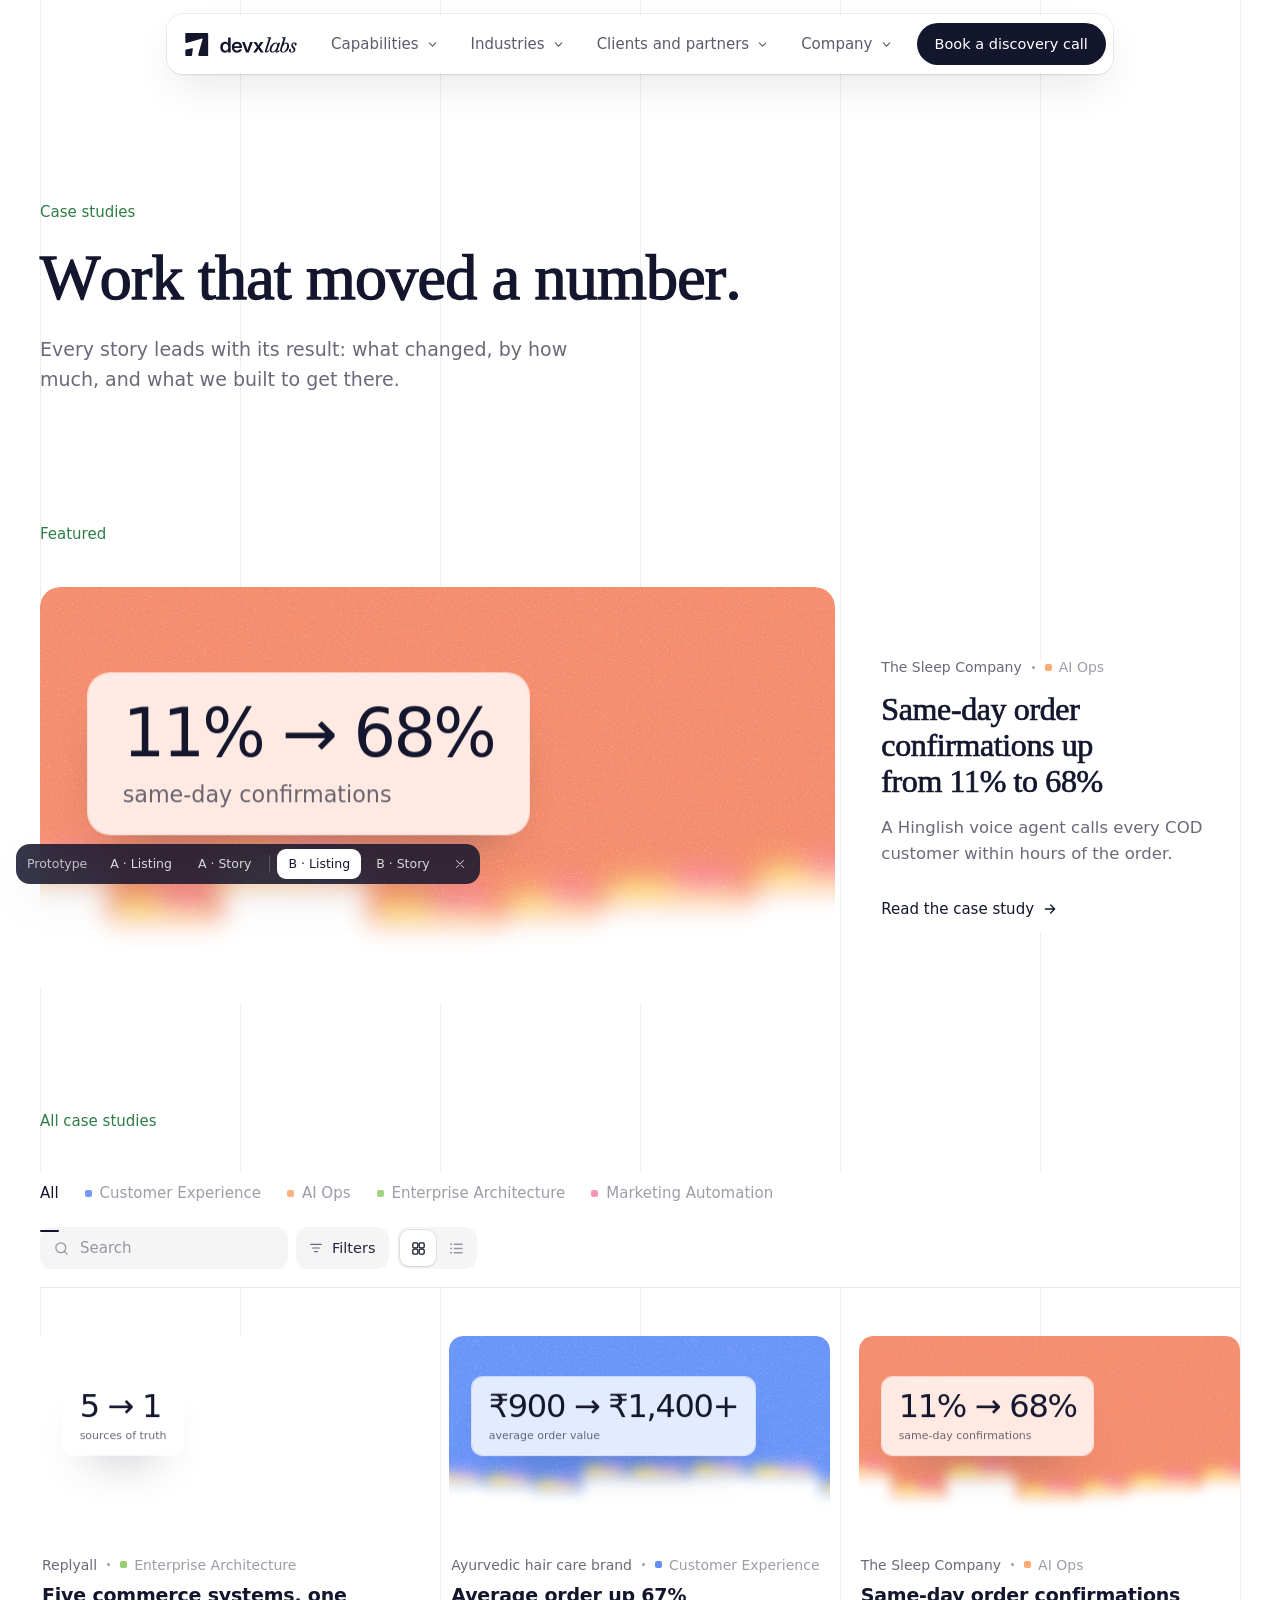
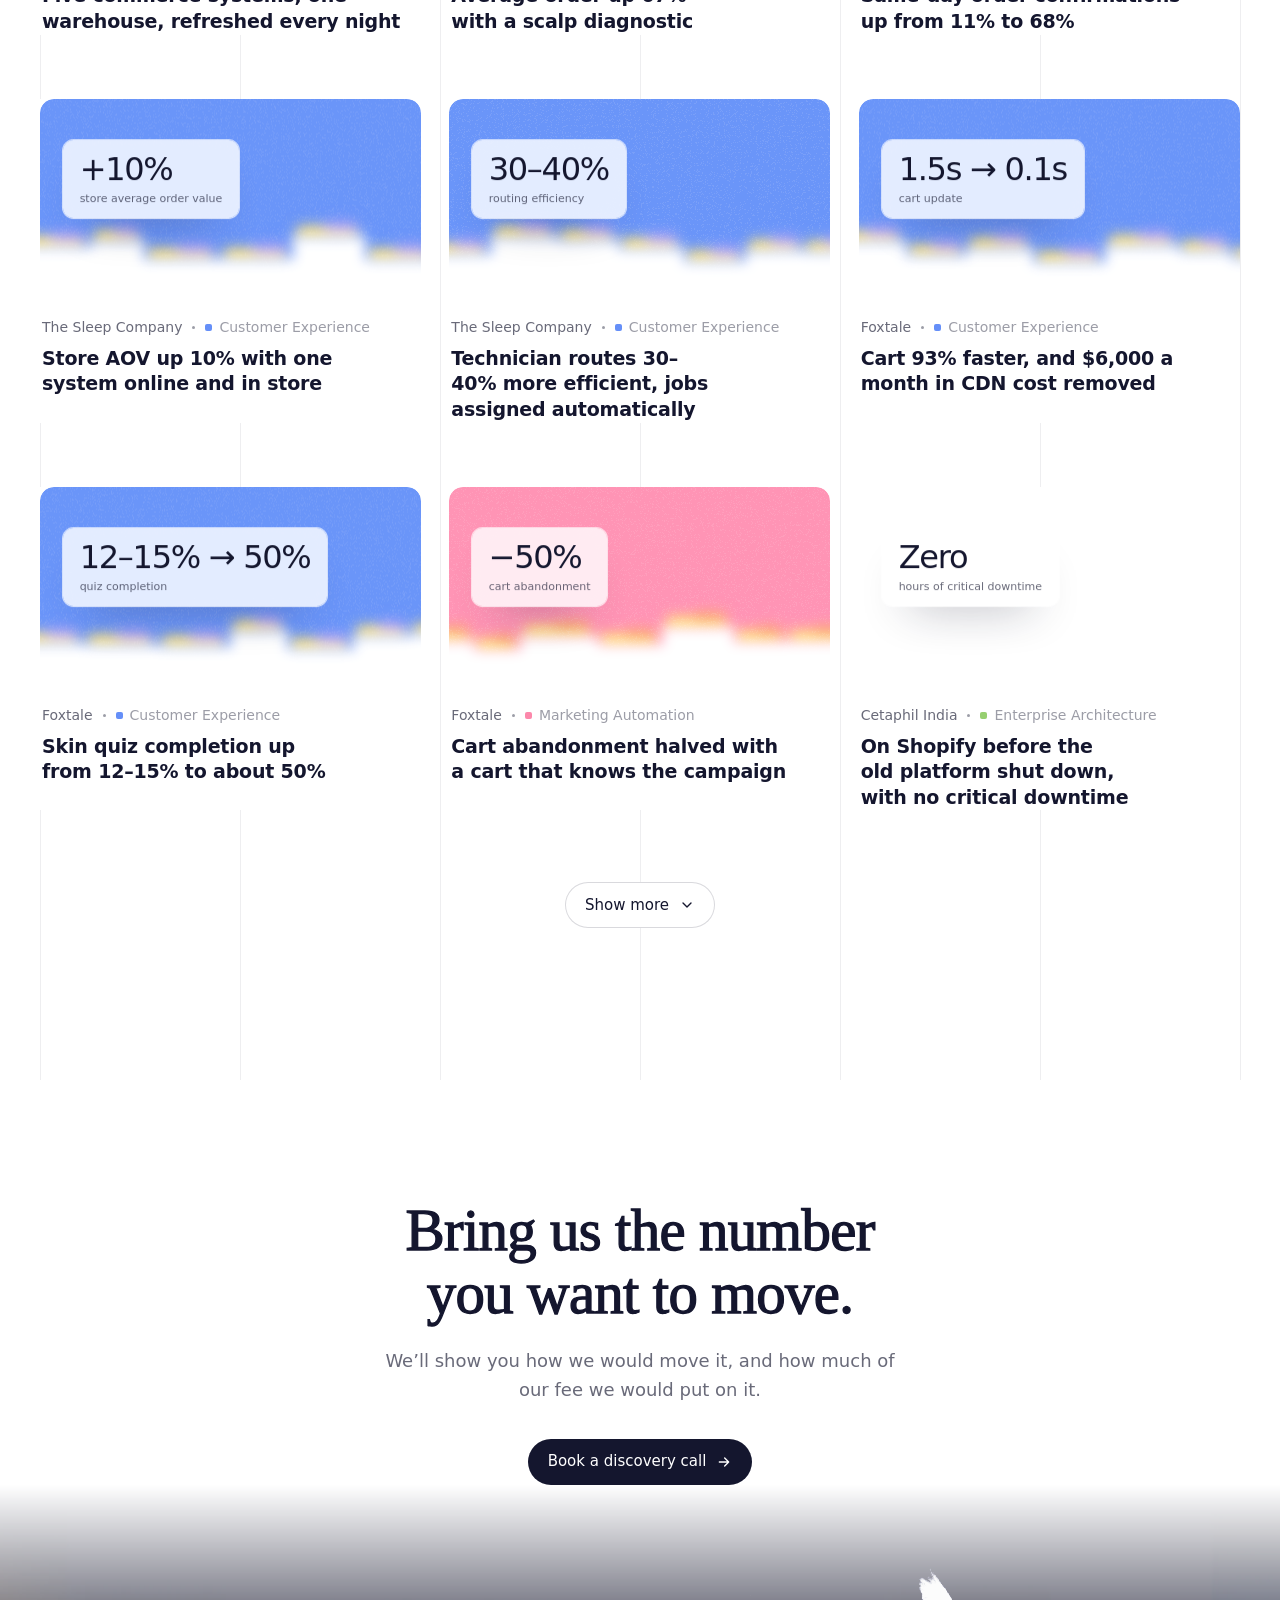
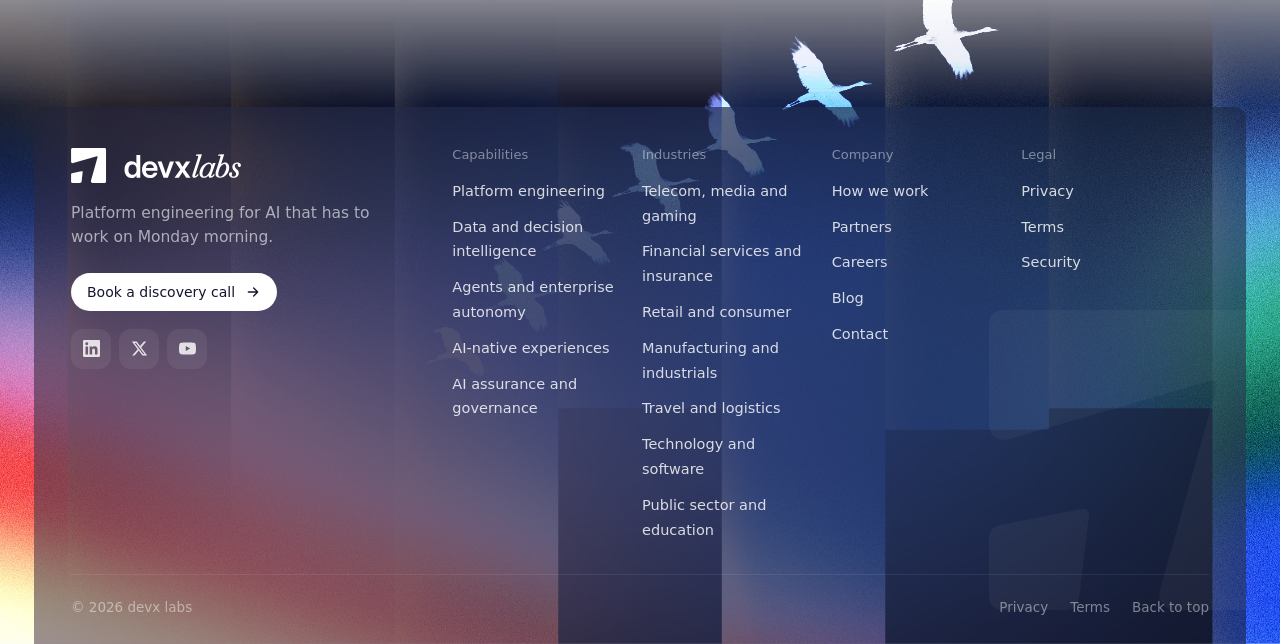
<file: case-studies-b.html>
<!doctype html>
<html lang="en"><head>
<meta charset="utf-8"><meta name="viewport" content="width=device-width, initial-scale=1">
<title>Case studies · devx labs</title>
<meta name="description" content="Every devx case study leads with its result: the before, the after and what we built. Search, or filter by pillar, industry, product and partner.">
<link rel="stylesheet" href="cs/devx-base.css">
<link rel="stylesheet" href="cs/cs.css">
</head><body class="cs">
<script>(function(){var d=document.documentElement,c="js-intro";if(matchMedia("(prefers-reduced-motion: reduce)").matches)c="no-intro";else{try{if(sessionStorage.getItem("dx-intro"))c="js-intro seen"}catch(e){}}d.className+=" "+c})()</script>
<div class="intro" id="intro" aria-hidden="true"><canvas></canvas></div>
<svg width="0" height="0" style="position:absolute" aria-hidden="true"><defs><symbol id="devx-logo" viewBox="0 0 139.518 28.7388">
<g>
<g>
<path fill-rule="evenodd" clip-rule="evenodd" d="M64.6447 10.8144C65.922 10.8144 67.0398 11.1087 67.9978 11.6969C68.9557 12.2851 69.6994 13.1003 70.2288 14.1423C70.7582 15.1759 71.0228 16.3733 71.0228 17.7346V18.6044H61.3926C61.4347 19.6884 61.7541 20.5624 62.3507 21.2263C62.9473 21.8901 63.7792 22.222 64.8464 22.222C65.6447 22.222 66.3043 22.0498 66.8253 21.7053C67.3463 21.3524 67.6994 20.8901 67.8843 20.3187H70.859C70.6909 21.1842 70.3211 21.949 69.7497 22.6129C69.1867 23.2767 68.4767 23.7976 67.6196 24.1757C66.7624 24.5455 65.8128 24.7304 64.7708 24.7304C63.4431 24.7304 62.2918 24.4321 61.317 23.8354C60.3422 23.2388 59.5902 22.4195 59.0608 21.3775C58.5398 20.3271 58.2792 19.1296 58.2791 17.7851C58.2791 16.4322 58.548 15.2346 59.0858 14.1926C59.6321 13.1422 60.3843 12.3186 61.3423 11.722C62.3002 11.117 63.401 10.8145 64.6447 10.8144ZM64.6952 13.3356C63.7709 13.3356 63.0188 13.6128 62.4389 14.1673C61.8675 14.7136 61.5271 15.4616 61.4179 16.4112H67.9725C67.8717 15.4616 67.5271 14.7136 66.9388 14.1673C66.359 13.6128 65.6111 13.3356 64.6952 13.3356Z" fill="currentColor"/>
<path fill-rule="evenodd" clip-rule="evenodd" d="M56.8478 24.428H53.7217V22.3985H53.6965C53.2763 23.1716 52.7133 23.7472 52.0075 24.1254C51.31 24.5035 50.5285 24.6927 49.663 24.6927C48.5033 24.6927 47.4906 24.4026 46.6251 23.8228C45.7596 23.243 45.0872 22.4363 44.6083 21.4027C44.1377 20.3607 43.9024 19.1464 43.9024 17.7599C43.9024 16.3985 44.1419 15.201 44.6209 14.1673C45.0999 13.1254 45.7722 12.3144 46.6377 11.7346C47.5033 11.1464 48.5033 10.8523 49.6377 10.8523C50.5032 10.8523 51.2805 11.0288 51.9696 11.3817C52.6586 11.7346 53.2175 12.2766 53.6461 13.0077H53.6714V5.64642H56.8478V24.428ZM50.4067 13.4868C49.4235 13.4868 48.6294 13.8565 48.0243 14.596C47.4193 15.3355 47.1168 16.3901 47.1168 17.7599C47.1168 19.138 47.4193 20.1968 48.0243 20.9363C48.6294 21.6674 49.4235 22.033 50.4067 22.033C51.4487 22.0329 52.2806 21.6464 52.9024 20.8733C53.5326 20.0918 53.8478 19.054 53.8478 17.7599C53.8478 16.4657 53.5326 15.4321 52.9024 14.659C52.2806 13.8775 51.4487 13.4868 50.4067 13.4868Z" fill="currentColor"/>
<path fill-rule="evenodd" clip-rule="evenodd" d="M102.076 21.7658C102.014 21.9961 101.958 22.2277 101.896 22.458C101.848 22.634 101.828 22.7742 101.828 22.8823C101.828 23.0275 101.858 23.0899 101.876 23.1124C101.886 23.1242 101.907 23.1471 101.989 23.1471C102.272 23.1471 102.58 23.0012 102.914 22.6353C103.266 22.2496 103.547 21.8762 103.761 21.5153L103.896 21.2866L104.783 21.8781L104.656 22.0844C104.317 22.6383 103.881 23.171 103.352 23.6827C102.787 24.2286 102.096 24.502 101.293 24.502C100.727 24.502 100.26 24.366 99.9666 24.028L99.9603 24.0203C99.7086 23.7057 99.5953 23.3007 99.5953 22.8307C99.5953 22.5345 99.6323 22.2235 99.7045 21.8984C99.7758 21.5605 99.8734 21.2233 99.9973 20.8868L104.23 7.93074L104.231 7.92689C104.295 7.75121 104.332 7.59895 104.347 7.46872L104.348 7.45785L104.35 7.44715C104.383 7.28471 104.397 7.15601 104.397 7.05774C104.397 6.77089 104.315 6.67203 104.244 6.63308L104.232 6.62624L104.22 6.61835C104.098 6.53314 103.916 6.47231 103.653 6.4568C103.357 6.4568 103.06 6.43136 102.764 6.43136H102.429L102.755 5.31244L107.475 5.22491L102.076 21.7658ZM101.62 22.529C101.618 22.5374 101.617 22.5458 101.615 22.5541C101.617 22.5431 101.619 22.532 101.622 22.5208L101.62 22.529ZM104.49 7.95004L104.492 7.94267C104.496 7.93159 104.499 7.92048 104.503 7.90952C104.499 7.92292 104.494 7.93645 104.49 7.95004ZM104.573 7.64518C104.575 7.63532 104.577 7.62562 104.579 7.61589L104.58 7.60817C104.578 7.62043 104.575 7.63273 104.573 7.64518Z" fill="currentColor"/>
<path fill-rule="evenodd" clip-rule="evenodd" d="M113.262 11.9176C114.111 11.9176 114.785 12.1973 115.239 12.7864C115.513 13.1291 115.714 13.5276 115.846 13.9777L116.468 12.2789H118.702L115.361 21.7681C115.3 21.9976 115.243 22.2285 115.182 22.458C115.134 22.634 115.114 22.7742 115.114 22.8823C115.114 23.0275 115.144 23.0899 115.162 23.1124C115.171 23.1242 115.193 23.1471 115.275 23.1471C115.558 23.1471 115.865 23.0012 116.199 22.6353C116.552 22.2496 116.833 21.8762 117.046 21.5153L117.181 21.2866L118.068 21.8781L117.942 22.0844C117.602 22.6383 117.167 23.171 116.637 23.6827C116.073 24.2286 115.381 24.502 114.578 24.502C114.013 24.502 113.545 24.366 113.252 24.028L113.246 24.0203C112.994 23.7057 112.881 23.3007 112.881 22.8307C112.881 22.7621 112.884 22.6921 112.888 22.6206C112.469 23.0874 112.02 23.4782 111.54 23.7902C110.813 24.2625 110.035 24.502 109.209 24.502C108.367 24.502 107.654 24.3319 107.086 23.9724L107.081 23.9693C106.526 23.5993 106.116 23.1147 105.855 22.5185L105.853 22.5159C105.599 21.9159 105.472 21.28 105.472 20.6106C105.472 19.4891 105.713 18.4036 106.192 17.3564C106.668 16.3172 107.285 15.3909 108.044 14.5789L108.046 14.5767C108.82 13.7676 109.659 13.1223 110.562 12.6438C111.47 12.1633 112.371 11.9176 113.262 11.9176ZM113.416 13.0918C112.701 13.0918 112.064 13.4203 111.505 13.8399C110.859 14.3367 110.257 14.9952 109.701 15.8204C109.162 16.646 108.724 17.5307 108.387 18.475C108.068 19.3979 107.911 20.2814 107.911 21.1268C107.911 21.9078 108.07 22.4533 108.347 22.8037C108.624 23.1534 108.989 23.3278 109.467 23.3278C110.359 23.3278 111.217 22.9081 112.044 22.0144C112.879 21.0962 113.603 19.8866 114.214 18.3776L114.522 17.5066C114.807 16.6668 114.946 15.9037 114.946 15.2152C114.946 14.5425 114.807 14.029 114.551 13.6529L114.548 13.649C114.309 13.2826 113.947 13.0918 113.416 13.0918ZM114.906 22.529C114.904 22.5374 114.902 22.5458 114.901 22.5541C114.903 22.5431 114.905 22.532 114.908 22.5208L114.906 22.529ZM112.002 22.4178C111.98 22.4396 111.957 22.461 111.935 22.4822C111.979 22.4406 112.023 22.3981 112.067 22.3541L112.002 22.4178ZM110.618 14.2903C110.58 14.3286 110.542 14.3676 110.505 14.4071C110.581 14.3265 110.659 14.2482 110.737 14.1724L110.618 14.2903ZM114.759 13.5115L114.731 13.4701C114.723 13.4586 114.715 13.4473 114.706 13.4361C114.724 13.4605 114.742 13.4856 114.759 13.5115ZM114.342 13.0874C114.323 13.0749 114.303 13.0619 114.283 13.0512C114.303 13.0628 114.322 13.0749 114.342 13.0874Z" fill="currentColor"/>
<path fill-rule="evenodd" clip-rule="evenodd" d="M123.183 13.3107C123.31 13.1977 123.44 13.0937 123.574 12.9986C123.984 12.678 124.423 12.4186 124.889 12.2214C125.366 12.0196 125.855 11.9176 126.355 11.9176C127.404 11.9176 128.266 12.2983 128.919 13.0619L128.98 13.133C129.594 13.876 129.885 14.8906 129.885 16.1445C129.885 17.2783 129.672 18.3528 129.246 19.3657C128.839 20.3731 128.272 21.2673 127.546 22.0466C126.837 22.809 126.032 23.3271 125.149 23.8568L125.147 23.8577C124.255 24.2863 123.331 24.502 122.38 24.502C121.241 24.502 120.323 24.2352 119.66 23.6671L119.654 23.6618C119.002 23.0665 118.695 22.1973 118.695 21.101C118.695 20.5879 118.763 20.0818 118.855 19.578C118.998 18.9773 119.162 18.384 119.352 17.7965L122.555 7.82655C122.671 7.49677 122.722 7.23384 122.722 7.03178C122.722 6.77196 122.645 6.6565 122.554 6.5987C122.416 6.51063 122.226 6.45715 121.967 6.45715H121.959C121.652 6.44251 121.345 6.43137 121.037 6.43136H120.702L121.028 5.31244L125.745 5.22509L123.183 13.3107ZM125.813 13.1433C125.418 13.1433 124.969 13.3045 124.461 13.6648C123.946 14.1066 123.463 14.5156 123.043 15.0591L123.043 15.0589C122.611 15.6243 122.271 16.2392 122.021 16.9041L121.532 18.2689C121.312 18.9291 121.153 19.5352 121.052 20.0877C120.968 20.626 120.927 21.1098 120.927 21.5399C120.927 22.1902 121.073 22.6579 121.331 22.9763C121.608 23.2805 121.952 23.4311 122.38 23.4311C122.983 23.4311 123.574 23.2081 124.158 22.7381L124.161 22.736C124.771 22.2573 125.321 21.6347 125.807 20.8637C126.278 20.0382 126.706 19.227 126.993 18.315C127.279 17.4069 127.42 16.5374 127.42 15.7057C127.42 14.7237 127.248 14.082 126.959 13.7202L126.956 13.7164C126.658 13.329 126.283 13.1433 125.813 13.1433ZM127.661 16.1047C127.662 16.0764 127.664 16.0481 127.665 16.0198C127.664 16.0481 127.662 16.0764 127.661 16.1047ZM124.415 13.391C124.384 13.4119 124.353 13.4337 124.321 13.4559C124.386 13.4101 124.45 13.3669 124.514 13.3266L124.415 13.391Z" fill="currentColor"/>
<path fill-rule="evenodd" clip-rule="evenodd" d="M136.221 11.9176C137.079 11.9176 137.763 12.0301 138.247 12.2815C138.699 12.5167 139.038 12.8033 139.227 13.154C139.412 13.4694 139.518 13.7796 139.518 14.0793C139.518 14.4643 139.395 14.8069 139.148 15.0949L139.142 15.1017C138.881 15.384 138.535 15.5183 138.131 15.5183C137.858 15.5183 137.6 15.415 137.361 15.2358L137.352 15.2291C137.086 15.0116 136.976 14.687 136.976 14.3117V13.6664C136.976 13.4551 136.921 13.2982 136.825 13.1781L136.818 13.1689C136.754 13.0813 136.587 12.9884 136.195 12.9884C135.615 12.9884 135.19 13.1658 134.885 13.4985C134.58 13.8504 134.433 14.2391 134.433 14.673C134.433 14.9823 134.494 15.2944 134.621 15.6106C134.744 15.9039 134.95 16.2148 135.244 16.5425L136.218 17.5673L136.344 17.6967C136.639 18.0053 136.932 18.3595 137.224 18.7585C137.591 19.2614 137.763 19.9125 137.763 20.6881C137.763 21.3254 137.575 21.939 137.208 22.5252L137.206 22.5281C136.839 23.0973 136.336 23.5707 135.705 23.9498L135.7 23.9526C135.055 24.3214 134.313 24.502 133.484 24.502C132.564 24.502 131.808 24.3433 131.238 24.0014C130.691 23.6734 130.284 23.2721 130.034 22.7918C129.798 22.3374 129.67 21.9015 129.67 21.4883C129.67 21.0471 129.786 20.6614 130.035 20.3503L130.036 20.3487C130.314 20.0073 130.699 19.8428 131.161 19.8428C131.489 19.8428 131.774 19.9467 131.985 20.1759C132.207 20.3981 132.316 20.6781 132.316 20.9979C132.316 21.3109 132.247 21.5969 132.101 21.8474C132.007 22.0077 131.955 22.2113 131.955 22.4692C131.955 22.7229 132.063 22.9453 132.318 23.1454C132.575 23.3295 132.914 23.4311 133.355 23.4311C133.854 23.4311 134.242 23.3264 134.535 23.1361C134.864 22.9159 135.109 22.6536 135.276 22.3499C135.449 22.0188 135.53 21.7067 135.53 21.4108C135.53 21.0439 135.467 20.7377 135.348 20.4853C135.225 20.225 134.986 19.8851 134.614 19.462L133.66 18.4571C133.261 18.0218 132.96 17.5386 132.759 17.0082C132.56 16.4837 132.458 15.9631 132.458 15.4476C132.458 14.8718 132.598 14.316 132.874 13.7832C133.154 13.2411 133.574 12.7958 134.124 12.4471C134.691 12.0881 135.395 11.9176 136.221 11.9176ZM130.178 22.5146C130.203 22.5678 130.229 22.6216 130.257 22.6758L130.217 22.5955C130.203 22.5684 130.19 22.5415 130.178 22.5146ZM131.71 22.5958C131.711 22.603 131.712 22.61 131.713 22.6171C131.712 22.6087 131.711 22.6004 131.71 22.592L131.71 22.5958ZM131.261 20.0984C131.277 20.0996 131.291 20.1011 131.306 20.103C131.276 20.0991 131.244 20.0965 131.212 20.0952L131.261 20.0984ZM133.579 17.9693C133.588 17.9802 133.596 17.9908 133.605 18.0016C133.575 17.9638 133.546 17.9258 133.518 17.8874L133.579 17.9693Z" fill="currentColor"/>
<path d="M76.8092 18.0498C76.9856 18.5792 77.1536 19.1086 77.3133 19.6379C77.4814 20.159 77.6453 20.68 77.805 21.201C77.9646 20.68 78.1242 20.1589 78.2838 19.6379C78.4435 19.1086 78.6074 18.5792 78.7755 18.0498L81.1705 11.117H84.4981L79.4939 24.428H76.0149L71.0107 11.117H74.3763L76.8092 18.0498Z" fill="currentColor"/>
<path d="M90.1955 13.2347C90.4392 13.6213 90.6747 14.0035 90.9016 14.3817C91.1284 14.7514 91.3552 15.1212 91.5821 15.491C91.809 15.1212 92.036 14.7514 92.2629 14.3817C92.4982 14.0036 92.7377 13.6212 92.9814 13.2347L94.393 11.117H97.8847L93.3343 17.5834L98.099 24.428H94.5444L92.9561 22.0582C92.7124 21.6633 92.4729 21.2808 92.2376 20.9111C92.0023 20.5413 91.7713 20.1715 91.5444 19.8018C91.0657 20.5541 90.5871 21.3065 90.1073 22.0582L88.4939 24.428H84.9519L89.7797 17.6464L85.2671 11.117H88.8091L90.1955 13.2347Z" fill="currentColor"/>
</g>
<g>
<path d="M8.43847 19.1381C8.86383 19.0563 9.07654 19.0154 9.23281 19.0778C9.36959 19.1323 9.48018 19.2374 9.54181 19.3711C9.6122 19.5239 9.58246 19.7385 9.52296 20.1675L8.71632 27.0199C8.63182 27.6291 8.58957 27.9338 8.44338 28.163C8.31456 28.365 8.13021 28.5255 7.91244 28.6254C7.66529 28.7387 7.35775 28.7387 6.74268 28.7387H1.99256C1.29511 28.7387 0.94639 28.7387 0.679999 28.603C0.445673 28.4836 0.255163 28.2931 0.135768 28.0588C3.51571e-05 27.7924 2.65067e-05 27.4436 2.65067e-05 26.7462V22.4337C2.65067e-05 21.8477 2.19781e-05 21.5547 0.105364 21.3152C0.198251 21.1039 0.348032 20.9226 0.537942 20.7916C0.753319 20.6429 1.04105 20.5876 1.61649 20.477L8.43847 19.1381Z" fill="currentColor"/>
<path d="M27.4934 0C28.1812 0 28.7387 0.55756 28.7387 1.24534V27.4934C28.7387 28.1812 28.1812 28.7387 27.4934 28.7387H17.7316C16.8078 28.7387 16.124 27.8795 16.3313 26.9793L21.8133 7.35602C21.8927 7.01126 21.5838 6.70235 21.239 6.78176L1.75948 12.4074C0.859226 12.6148 2.65067e-05 11.931 2.65067e-05 11.0072V1.24534C2.66402e-05 0.55756 0.557586 5.20481e-09 1.24537 0H27.4934Z" fill="currentColor"/>
</g>
</g>
</symbol><symbol id="devx-mark" viewBox="0 0 28.74 28.74">
<g>
<g>
<path fill-rule="evenodd" clip-rule="evenodd" d="M64.6447 10.8144C65.922 10.8144 67.0398 11.1087 67.9978 11.6969C68.9557 12.2851 69.6994 13.1003 70.2288 14.1423C70.7582 15.1759 71.0228 16.3733 71.0228 17.7346V18.6044H61.3926C61.4347 19.6884 61.7541 20.5624 62.3507 21.2263C62.9473 21.8901 63.7792 22.222 64.8464 22.222C65.6447 22.222 66.3043 22.0498 66.8253 21.7053C67.3463 21.3524 67.6994 20.8901 67.8843 20.3187H70.859C70.6909 21.1842 70.3211 21.949 69.7497 22.6129C69.1867 23.2767 68.4767 23.7976 67.6196 24.1757C66.7624 24.5455 65.8128 24.7304 64.7708 24.7304C63.4431 24.7304 62.2918 24.4321 61.317 23.8354C60.3422 23.2388 59.5902 22.4195 59.0608 21.3775C58.5398 20.3271 58.2792 19.1296 58.2791 17.7851C58.2791 16.4322 58.548 15.2346 59.0858 14.1926C59.6321 13.1422 60.3843 12.3186 61.3423 11.722C62.3002 11.117 63.401 10.8145 64.6447 10.8144ZM64.6952 13.3356C63.7709 13.3356 63.0188 13.6128 62.4389 14.1673C61.8675 14.7136 61.5271 15.4616 61.4179 16.4112H67.9725C67.8717 15.4616 67.5271 14.7136 66.9388 14.1673C66.359 13.6128 65.6111 13.3356 64.6952 13.3356Z" fill="currentColor"/>
<path fill-rule="evenodd" clip-rule="evenodd" d="M56.8478 24.428H53.7217V22.3985H53.6965C53.2763 23.1716 52.7133 23.7472 52.0075 24.1254C51.31 24.5035 50.5285 24.6927 49.663 24.6927C48.5033 24.6927 47.4906 24.4026 46.6251 23.8228C45.7596 23.243 45.0872 22.4363 44.6083 21.4027C44.1377 20.3607 43.9024 19.1464 43.9024 17.7599C43.9024 16.3985 44.1419 15.201 44.6209 14.1673C45.0999 13.1254 45.7722 12.3144 46.6377 11.7346C47.5033 11.1464 48.5033 10.8523 49.6377 10.8523C50.5032 10.8523 51.2805 11.0288 51.9696 11.3817C52.6586 11.7346 53.2175 12.2766 53.6461 13.0077H53.6714V5.64642H56.8478V24.428ZM50.4067 13.4868C49.4235 13.4868 48.6294 13.8565 48.0243 14.596C47.4193 15.3355 47.1168 16.3901 47.1168 17.7599C47.1168 19.138 47.4193 20.1968 48.0243 20.9363C48.6294 21.6674 49.4235 22.033 50.4067 22.033C51.4487 22.0329 52.2806 21.6464 52.9024 20.8733C53.5326 20.0918 53.8478 19.054 53.8478 17.7599C53.8478 16.4657 53.5326 15.4321 52.9024 14.659C52.2806 13.8775 51.4487 13.4868 50.4067 13.4868Z" fill="currentColor"/>
<path fill-rule="evenodd" clip-rule="evenodd" d="M102.076 21.7658C102.014 21.9961 101.958 22.2277 101.896 22.458C101.848 22.634 101.828 22.7742 101.828 22.8823C101.828 23.0275 101.858 23.0899 101.876 23.1124C101.886 23.1242 101.907 23.1471 101.989 23.1471C102.272 23.1471 102.58 23.0012 102.914 22.6353C103.266 22.2496 103.547 21.8762 103.761 21.5153L103.896 21.2866L104.783 21.8781L104.656 22.0844C104.317 22.6383 103.881 23.171 103.352 23.6827C102.787 24.2286 102.096 24.502 101.293 24.502C100.727 24.502 100.26 24.366 99.9666 24.028L99.9603 24.0203C99.7086 23.7057 99.5953 23.3007 99.5953 22.8307C99.5953 22.5345 99.6323 22.2235 99.7045 21.8984C99.7758 21.5605 99.8734 21.2233 99.9973 20.8868L104.23 7.93074L104.231 7.92689C104.295 7.75121 104.332 7.59895 104.347 7.46872L104.348 7.45785L104.35 7.44715C104.383 7.28471 104.397 7.15601 104.397 7.05774C104.397 6.77089 104.315 6.67203 104.244 6.63308L104.232 6.62624L104.22 6.61835C104.098 6.53314 103.916 6.47231 103.653 6.4568C103.357 6.4568 103.06 6.43136 102.764 6.43136H102.429L102.755 5.31244L107.475 5.22491L102.076 21.7658ZM101.62 22.529C101.618 22.5374 101.617 22.5458 101.615 22.5541C101.617 22.5431 101.619 22.532 101.622 22.5208L101.62 22.529ZM104.49 7.95004L104.492 7.94267C104.496 7.93159 104.499 7.92048 104.503 7.90952C104.499 7.92292 104.494 7.93645 104.49 7.95004ZM104.573 7.64518C104.575 7.63532 104.577 7.62562 104.579 7.61589L104.58 7.60817C104.578 7.62043 104.575 7.63273 104.573 7.64518Z" fill="currentColor"/>
<path fill-rule="evenodd" clip-rule="evenodd" d="M113.262 11.9176C114.111 11.9176 114.785 12.1973 115.239 12.7864C115.513 13.1291 115.714 13.5276 115.846 13.9777L116.468 12.2789H118.702L115.361 21.7681C115.3 21.9976 115.243 22.2285 115.182 22.458C115.134 22.634 115.114 22.7742 115.114 22.8823C115.114 23.0275 115.144 23.0899 115.162 23.1124C115.171 23.1242 115.193 23.1471 115.275 23.1471C115.558 23.1471 115.865 23.0012 116.199 22.6353C116.552 22.2496 116.833 21.8762 117.046 21.5153L117.181 21.2866L118.068 21.8781L117.942 22.0844C117.602 22.6383 117.167 23.171 116.637 23.6827C116.073 24.2286 115.381 24.502 114.578 24.502C114.013 24.502 113.545 24.366 113.252 24.028L113.246 24.0203C112.994 23.7057 112.881 23.3007 112.881 22.8307C112.881 22.7621 112.884 22.6921 112.888 22.6206C112.469 23.0874 112.02 23.4782 111.54 23.7902C110.813 24.2625 110.035 24.502 109.209 24.502C108.367 24.502 107.654 24.3319 107.086 23.9724L107.081 23.9693C106.526 23.5993 106.116 23.1147 105.855 22.5185L105.853 22.5159C105.599 21.9159 105.472 21.28 105.472 20.6106C105.472 19.4891 105.713 18.4036 106.192 17.3564C106.668 16.3172 107.285 15.3909 108.044 14.5789L108.046 14.5767C108.82 13.7676 109.659 13.1223 110.562 12.6438C111.47 12.1633 112.371 11.9176 113.262 11.9176ZM113.416 13.0918C112.701 13.0918 112.064 13.4203 111.505 13.8399C110.859 14.3367 110.257 14.9952 109.701 15.8204C109.162 16.646 108.724 17.5307 108.387 18.475C108.068 19.3979 107.911 20.2814 107.911 21.1268C107.911 21.9078 108.07 22.4533 108.347 22.8037C108.624 23.1534 108.989 23.3278 109.467 23.3278C110.359 23.3278 111.217 22.9081 112.044 22.0144C112.879 21.0962 113.603 19.8866 114.214 18.3776L114.522 17.5066C114.807 16.6668 114.946 15.9037 114.946 15.2152C114.946 14.5425 114.807 14.029 114.551 13.6529L114.548 13.649C114.309 13.2826 113.947 13.0918 113.416 13.0918ZM114.906 22.529C114.904 22.5374 114.902 22.5458 114.901 22.5541C114.903 22.5431 114.905 22.532 114.908 22.5208L114.906 22.529ZM112.002 22.4178C111.98 22.4396 111.957 22.461 111.935 22.4822C111.979 22.4406 112.023 22.3981 112.067 22.3541L112.002 22.4178ZM110.618 14.2903C110.58 14.3286 110.542 14.3676 110.505 14.4071C110.581 14.3265 110.659 14.2482 110.737 14.1724L110.618 14.2903ZM114.759 13.5115L114.731 13.4701C114.723 13.4586 114.715 13.4473 114.706 13.4361C114.724 13.4605 114.742 13.4856 114.759 13.5115ZM114.342 13.0874C114.323 13.0749 114.303 13.0619 114.283 13.0512C114.303 13.0628 114.322 13.0749 114.342 13.0874Z" fill="currentColor"/>
<path fill-rule="evenodd" clip-rule="evenodd" d="M123.183 13.3107C123.31 13.1977 123.44 13.0937 123.574 12.9986C123.984 12.678 124.423 12.4186 124.889 12.2214C125.366 12.0196 125.855 11.9176 126.355 11.9176C127.404 11.9176 128.266 12.2983 128.919 13.0619L128.98 13.133C129.594 13.876 129.885 14.8906 129.885 16.1445C129.885 17.2783 129.672 18.3528 129.246 19.3657C128.839 20.3731 128.272 21.2673 127.546 22.0466C126.837 22.809 126.032 23.3271 125.149 23.8568L125.147 23.8577C124.255 24.2863 123.331 24.502 122.38 24.502C121.241 24.502 120.323 24.2352 119.66 23.6671L119.654 23.6618C119.002 23.0665 118.695 22.1973 118.695 21.101C118.695 20.5879 118.763 20.0818 118.855 19.578C118.998 18.9773 119.162 18.384 119.352 17.7965L122.555 7.82655C122.671 7.49677 122.722 7.23384 122.722 7.03178C122.722 6.77196 122.645 6.6565 122.554 6.5987C122.416 6.51063 122.226 6.45715 121.967 6.45715H121.959C121.652 6.44251 121.345 6.43137 121.037 6.43136H120.702L121.028 5.31244L125.745 5.22509L123.183 13.3107ZM125.813 13.1433C125.418 13.1433 124.969 13.3045 124.461 13.6648C123.946 14.1066 123.463 14.5156 123.043 15.0591L123.043 15.0589C122.611 15.6243 122.271 16.2392 122.021 16.9041L121.532 18.2689C121.312 18.9291 121.153 19.5352 121.052 20.0877C120.968 20.626 120.927 21.1098 120.927 21.5399C120.927 22.1902 121.073 22.6579 121.331 22.9763C121.608 23.2805 121.952 23.4311 122.38 23.4311C122.983 23.4311 123.574 23.2081 124.158 22.7381L124.161 22.736C124.771 22.2573 125.321 21.6347 125.807 20.8637C126.278 20.0382 126.706 19.227 126.993 18.315C127.279 17.4069 127.42 16.5374 127.42 15.7057C127.42 14.7237 127.248 14.082 126.959 13.7202L126.956 13.7164C126.658 13.329 126.283 13.1433 125.813 13.1433ZM127.661 16.1047C127.662 16.0764 127.664 16.0481 127.665 16.0198C127.664 16.0481 127.662 16.0764 127.661 16.1047ZM124.415 13.391C124.384 13.4119 124.353 13.4337 124.321 13.4559C124.386 13.4101 124.45 13.3669 124.514 13.3266L124.415 13.391Z" fill="currentColor"/>
<path fill-rule="evenodd" clip-rule="evenodd" d="M136.221 11.9176C137.079 11.9176 137.763 12.0301 138.247 12.2815C138.699 12.5167 139.038 12.8033 139.227 13.154C139.412 13.4694 139.518 13.7796 139.518 14.0793C139.518 14.4643 139.395 14.8069 139.148 15.0949L139.142 15.1017C138.881 15.384 138.535 15.5183 138.131 15.5183C137.858 15.5183 137.6 15.415 137.361 15.2358L137.352 15.2291C137.086 15.0116 136.976 14.687 136.976 14.3117V13.6664C136.976 13.4551 136.921 13.2982 136.825 13.1781L136.818 13.1689C136.754 13.0813 136.587 12.9884 136.195 12.9884C135.615 12.9884 135.19 13.1658 134.885 13.4985C134.58 13.8504 134.433 14.2391 134.433 14.673C134.433 14.9823 134.494 15.2944 134.621 15.6106C134.744 15.9039 134.95 16.2148 135.244 16.5425L136.218 17.5673L136.344 17.6967C136.639 18.0053 136.932 18.3595 137.224 18.7585C137.591 19.2614 137.763 19.9125 137.763 20.6881C137.763 21.3254 137.575 21.939 137.208 22.5252L137.206 22.5281C136.839 23.0973 136.336 23.5707 135.705 23.9498L135.7 23.9526C135.055 24.3214 134.313 24.502 133.484 24.502C132.564 24.502 131.808 24.3433 131.238 24.0014C130.691 23.6734 130.284 23.2721 130.034 22.7918C129.798 22.3374 129.67 21.9015 129.67 21.4883C129.67 21.0471 129.786 20.6614 130.035 20.3503L130.036 20.3487C130.314 20.0073 130.699 19.8428 131.161 19.8428C131.489 19.8428 131.774 19.9467 131.985 20.1759C132.207 20.3981 132.316 20.6781 132.316 20.9979C132.316 21.3109 132.247 21.5969 132.101 21.8474C132.007 22.0077 131.955 22.2113 131.955 22.4692C131.955 22.7229 132.063 22.9453 132.318 23.1454C132.575 23.3295 132.914 23.4311 133.355 23.4311C133.854 23.4311 134.242 23.3264 134.535 23.1361C134.864 22.9159 135.109 22.6536 135.276 22.3499C135.449 22.0188 135.53 21.7067 135.53 21.4108C135.53 21.0439 135.467 20.7377 135.348 20.4853C135.225 20.225 134.986 19.8851 134.614 19.462L133.66 18.4571C133.261 18.0218 132.96 17.5386 132.759 17.0082C132.56 16.4837 132.458 15.9631 132.458 15.4476C132.458 14.8718 132.598 14.316 132.874 13.7832C133.154 13.2411 133.574 12.7958 134.124 12.4471C134.691 12.0881 135.395 11.9176 136.221 11.9176ZM130.178 22.5146C130.203 22.5678 130.229 22.6216 130.257 22.6758L130.217 22.5955C130.203 22.5684 130.19 22.5415 130.178 22.5146ZM131.71 22.5958C131.711 22.603 131.712 22.61 131.713 22.6171C131.712 22.6087 131.711 22.6004 131.71 22.592L131.71 22.5958ZM131.261 20.0984C131.277 20.0996 131.291 20.1011 131.306 20.103C131.276 20.0991 131.244 20.0965 131.212 20.0952L131.261 20.0984ZM133.579 17.9693C133.588 17.9802 133.596 17.9908 133.605 18.0016C133.575 17.9638 133.546 17.9258 133.518 17.8874L133.579 17.9693Z" fill="currentColor"/>
<path d="M76.8092 18.0498C76.9856 18.5792 77.1536 19.1086 77.3133 19.6379C77.4814 20.159 77.6453 20.68 77.805 21.201C77.9646 20.68 78.1242 20.1589 78.2838 19.6379C78.4435 19.1086 78.6074 18.5792 78.7755 18.0498L81.1705 11.117H84.4981L79.4939 24.428H76.0149L71.0107 11.117H74.3763L76.8092 18.0498Z" fill="currentColor"/>
<path d="M90.1955 13.2347C90.4392 13.6213 90.6747 14.0035 90.9016 14.3817C91.1284 14.7514 91.3552 15.1212 91.5821 15.491C91.809 15.1212 92.036 14.7514 92.2629 14.3817C92.4982 14.0036 92.7377 13.6212 92.9814 13.2347L94.393 11.117H97.8847L93.3343 17.5834L98.099 24.428H94.5444L92.9561 22.0582C92.7124 21.6633 92.4729 21.2808 92.2376 20.9111C92.0023 20.5413 91.7713 20.1715 91.5444 19.8018C91.0657 20.5541 90.5871 21.3065 90.1073 22.0582L88.4939 24.428H84.9519L89.7797 17.6464L85.2671 11.117H88.8091L90.1955 13.2347Z" fill="currentColor"/>
</g>
<g>
<path d="M8.43847 19.1381C8.86383 19.0563 9.07654 19.0154 9.23281 19.0778C9.36959 19.1323 9.48018 19.2374 9.54181 19.3711C9.6122 19.5239 9.58246 19.7385 9.52296 20.1675L8.71632 27.0199C8.63182 27.6291 8.58957 27.9338 8.44338 28.163C8.31456 28.365 8.13021 28.5255 7.91244 28.6254C7.66529 28.7387 7.35775 28.7387 6.74268 28.7387H1.99256C1.29511 28.7387 0.94639 28.7387 0.679999 28.603C0.445673 28.4836 0.255163 28.2931 0.135768 28.0588C3.51571e-05 27.7924 2.65067e-05 27.4436 2.65067e-05 26.7462V22.4337C2.65067e-05 21.8477 2.19781e-05 21.5547 0.105364 21.3152C0.198251 21.1039 0.348032 20.9226 0.537942 20.7916C0.753319 20.6429 1.04105 20.5876 1.61649 20.477L8.43847 19.1381Z" fill="currentColor"/>
<path d="M27.4934 0C28.1812 0 28.7387 0.55756 28.7387 1.24534V27.4934C28.7387 28.1812 28.1812 28.7387 27.4934 28.7387H17.7316C16.8078 28.7387 16.124 27.8795 16.3313 26.9793L21.8133 7.35602C21.8927 7.01126 21.5838 6.70235 21.239 6.78176L1.75948 12.4074C0.859226 12.6148 2.65067e-05 11.931 2.65067e-05 11.0072V1.24534C2.66402e-05 0.55756 0.557586 5.20481e-09 1.24537 0H27.4934Z" fill="currentColor"/>
</g>
</g>
</symbol></defs></svg>
<header class="nav"><div class="wrap"><div class="bar">
  <a class="brand" href="#top" aria-label="devx labs, home"><svg viewBox="0 0 139.518 28.7388" aria-hidden="true"><use href="#devx-logo"/></svg></a>
  <nav class="links" aria-label="Primary">
    <div class="dd"><button type="button" data-menu="m-caps" aria-expanded="false" aria-controls="m-caps">Capabilities <svg class="i" viewBox="0 0 24 24" aria-hidden="true"><path d="M6 9l6 6 6-6"/></svg></button>
      <div class="mega" id="m-caps"><ul><li><a href="#"><span class="ic prac"><i style="--ic:url([data-uri])"></i></span><span>Platform engineering</span></a></li><li><a href="#"><span class="ic prac"><i style="--ic:url([data-uri])"></i></span><span>Data and decision intelligence</span></a></li><li><a href="#"><span class="ic prac"><i style="--ic:url([data-uri])"></i></span><span>Agents and enterprise autonomy</span></a></li><li><a href="#"><span class="ic prac"><i style="--ic:url([data-uri])"></i></span><span>AI-native experiences</span></a></li><li><a href="#"><span class="ic prac"><i style="--ic:url([data-uri])"></i></span><span>AI assurance and governance</span></a></li></ul></div></div>
    <div class="dd"><button type="button" data-menu="m-ind" aria-expanded="false" aria-controls="m-ind">Industries <svg class="i" viewBox="0 0 24 24" aria-hidden="true"><path d="M6 9l6 6 6-6"/></svg></button>
      <div class="mega" id="m-ind"><ul><li><a href="#">Telecom, media and gaming</a></li><li><a href="#">Financial services and insurance</a></li><li><a href="#">Retail and consumer</a></li><li><a href="#">Public sector and education</a></li><li class="all"><a href="#">All industries <svg class="i" viewBox="0 0 24 24" aria-hidden="true"><path d="M5 12h14M13 6l6 6-6 6"/></svg></a></li></ul></div></div>
    <div class="dd"><button type="button" data-menu="m-cl" aria-expanded="false" aria-controls="m-cl">Clients and partners <svg class="i" viewBox="0 0 24 24" aria-hidden="true"><path d="M6 9l6 6 6-6"/></svg></button>
      <div class="mega" id="m-cl"><ul><li><a href="case-studies-b.html" data-go>Case studies</a></li><li><a href="#uses">Use cases</a></li><li><a href="#outcomes">Outcomes we sign up for</a></li><li><a href="#">Partners</a></li></ul></div></div>
    <div class="dd"><button type="button" data-menu="m-co" aria-expanded="false" aria-controls="m-co">Company <svg class="i" viewBox="0 0 24 24" aria-hidden="true"><path d="M6 9l6 6 6-6"/></svg></button>
      <div class="mega" id="m-co"><ul><li><a href="#">About</a></li><li><a href="#how">How we work</a></li><li><a href="#">Careers</a></li><li><a href="#cta">Contact</a></li></ul></div></div>
  </nav>
  <div class="nav-end">
    <a class="btn light" href="#cta"><span class="long">Book a discovery call</span><span class="short">Book a call</span></a>
    <button type="button" class="menu-btn" data-menu="m-all" aria-expanded="false" aria-controls="m-all" aria-label="Menu"><svg class="i" viewBox="0 0 24 24" aria-hidden="true"><path d="M4 8h16M4 16h16"/></svg></button>
    <div class="mega all-m" id="m-all"><div class="cols">
      <div><h4>Capabilities</h4><ul><li><a href="#"><span class="ic prac"><i style="--ic:url([data-uri])"></i></span><span>Platform engineering</span></a></li><li><a href="#"><span class="ic prac"><i style="--ic:url([data-uri])"></i></span><span>Data and decision intelligence</span></a></li><li><a href="#"><span class="ic prac"><i style="--ic:url([data-uri])"></i></span><span>Agents and enterprise autonomy</span></a></li><li><a href="#"><span class="ic prac"><i style="--ic:url([data-uri])"></i></span><span>AI-native experiences</span></a></li><li><a href="#"><span class="ic prac"><i style="--ic:url([data-uri])"></i></span><span>AI assurance and governance</span></a></li></ul></div>
      <div><h4>devx labs</h4><ul><li><a href="#">Industries</a></li><li><a href="case-studies-b.html" data-go>Case studies</a></li><li><a href="#how">How we work</a></li><li><a href="#cta">Contact</a></li></ul></div>
    </div></div>
  </div>
</div></div></header>
<main>
<section class="sec lb-hero" id="top"><div class="glines" aria-hidden="true"></div><div class="wrap">
  <span class="label hi" style="--d:.3s">Case studies</span>
  <h1 data-px="hero">Work that moved a number.</h1>
  <p class="lead hi" style="--d:.55s">Every story leads with its result: what changed, by how much, and what we built to get there.</p>
</div></section>

<section class="ls" id="featured"><div class="glines static" aria-hidden="true"></div><div class="wrap">
  <div class="ls-h"><span class="label">Featured</span></div>
  <div class="rv" data-feat="tsc-voice-agent"></div>
</div></section>

<section class="ls last" id="library"><div class="glines static" aria-hidden="true"></div>
  <div class="wrap" data-lib="b" data-page="9">
    <div class="ls-h"><span class="label">All case studies</span></div>
    <div class="cs-tool">
      <div class="cs-tabs" role="tablist" aria-label="Pillar"></div>
      <div class="cs-tools">
        <div class="cs-search"><svg class="i" viewBox="0 0 24 24" aria-hidden="true"><circle cx="11" cy="11" r="7"/><path d="M20 20l-3.6-3.6"/></svg><input type="search" placeholder="Search" aria-label="Search case studies" autocomplete="off"><button type="button" class="clr" aria-label="Clear the search"><svg class="i" viewBox="0 0 24 24" aria-hidden="true"><path d="M6 6l12 12M18 6L6 18"/></svg></button></div>
        <div class="cs-dd"></div>
        <div class="cs-view" role="group" aria-label="View"><button type="button" data-v="card" aria-pressed="true" aria-label="Cards" title="Cards"><svg class="i" viewBox="0 0 24 24" aria-hidden="true"><rect x="4" y="4" width="7" height="7" rx="1.6"/><rect x="13" y="4" width="7" height="7" rx="1.6"/><rect x="4" y="13" width="7" height="7" rx="1.6"/><rect x="13" y="13" width="7" height="7" rx="1.6"/></svg></button><button type="button" data-v="list" aria-pressed="false" aria-label="List" title="List"><svg class="i" viewBox="0 0 24 24" aria-hidden="true"><path d="M9 6h11M9 12h11M9 18h11"/><path d="M4.5 6h.01M4.5 12h.01M4.5 18h.01" stroke-width="2.6"/></svg></button></div>
      </div>
    </div>
    <div class="cs-active" aria-live="polite"></div>
    <div class="cs-res-wrap"></div>
    <div class="cs-more"><button type="button" class="btn light">Show more <svg class="i" viewBox="0 0 24 24" aria-hidden="true"><path d="M6 9l6 6 6-6"/></svg></button></div>
  </div>
</section>

<section class="sec" id="cta" data-light="dusk"><div class="wrap"><div class="cta2 rv"><h2 data-px>Bring us the number you want to move.</h2><p>We’ll show you how we would move it, and how much of our fee we would put on it.</p>
  <div class="acts"><a class="btn light" href="https://devxlabs.ai/contact" data-go>Book a discovery call <svg class="i" viewBox="0 0 24 24" aria-hidden="true"><path d="M5 12h14M13 6l6 6-6 6"/></svg></a></div></div></div></section>

</main>
<footer id="foot"><div class="f-sky" aria-hidden="true"><img class="f-field" src="assets/v30/close/field.webp" alt=""><img class="f-birds" src="assets/v30/close/birds.webp" alt=""><img class="f-birds" src="assets/v30/close/birds.webp" alt=""><img class="f-birds" src="assets/v30/close/birds.webp" alt=""></div>
<div class="f-panel">
  <div class="f-grid">
    <div class="f-brand"><svg class="f-logo" viewBox="0 0 139.518 28.7388" aria-label="devx labs"><use href="#devx-logo"/></svg>
      <p>Platform engineering for AI that has to work on Monday morning.</p>
      <a class="btn light sm" href="#cta">Book a discovery call <svg class="i" viewBox="0 0 24 24" aria-hidden="true"><path d="M5 12h14M13 6l6 6-6 6"/></svg></a><div class="social"><a href="#" aria-label="devx labs on LinkedIn"><svg viewBox="0 0 24 24" aria-hidden="true"><path d="M20.447 20.452h-3.554v-5.569c0-1.328-.027-3.037-1.852-3.037-1.853 0-2.136 1.445-2.136 2.939v5.667H9.351V9h3.414v1.561h.046c.477-.9 1.637-1.85 3.37-1.85 3.601 0 4.267 2.37 4.267 5.455v6.286zM5.337 7.433a2.062 2.062 0 1 1 0-4.125 2.062 2.062 0 0 1 0 4.125zm1.782 13.019H3.555V9h3.564v11.452zM22.225 0H1.771C.792 0 0 .774 0 1.729v20.542C0 23.227.792 24 1.771 24h20.451C23.2 24 24 23.227 24 22.271V1.729C24 .774 23.2 0 22.222 0h.003z"/></svg></a><a href="#" aria-label="devx labs on X"><svg viewBox="0 0 24 24" aria-hidden="true"><path d="M18.244 2.25h3.308l-7.227 8.26 8.502 11.24H16.17l-5.214-6.817L4.99 21.75H1.68l7.73-8.835L1.254 2.25H8.08l4.713 6.231zm-1.161 17.52h1.833L7.084 4.126H5.117z"/></svg></a><a href="#" aria-label="devx labs on YouTube"><svg viewBox="0 0 24 24" aria-hidden="true"><path d="M23.498 6.186a3.016 3.016 0 0 0-2.122-2.136C19.505 3.545 12 3.545 12 3.545s-7.505 0-9.377.505A3.017 3.017 0 0 0 .502 6.186C0 8.07 0 12 0 12s0 3.93.502 5.814a3.016 3.016 0 0 0 2.122 2.136c1.871.505 9.376.505 9.376.505s7.505 0 9.377-.505a3.015 3.015 0 0 0 2.122-2.136C24 15.93 24 12 24 12s0-3.93-.502-5.814zM9.545 15.568V8.432L15.818 12l-6.273 3.568z"/></svg></a></div></div>
    <div class="f-col"><h4>Capabilities</h4><ul><li><a href="#">Platform engineering</a></li><li><a href="#">Data and decision intelligence</a></li><li><a href="#">Agents and enterprise autonomy</a></li><li><a href="#">AI-native experiences</a></li><li><a href="#">AI assurance and governance</a></li></ul></div>
    <div class="f-col"><h4>Industries</h4><ul><li><a href="#">Telecom, media and gaming</a></li><li><a href="#">Financial services and insurance</a></li><li><a href="#">Retail and consumer</a></li><li><a href="#">Manufacturing and industrials</a></li><li><a href="#">Travel and logistics</a></li><li><a href="#">Technology and software</a></li><li><a href="#">Public sector and education</a></li></ul></div>
    <div class="f-col"><h4>Company</h4><ul><li><a href="#how">How we work</a></li><li><a href="#">Partners</a></li><li><a href="#">Careers</a></li><li><a href="#">Blog</a></li><li><a href="#cta">Contact</a></li></ul></div>
    <div class="f-col"><h4>Legal</h4><ul><li><a href="#">Privacy</a></li><li><a href="#">Terms</a></li><li><a href="#">Security</a></li></ul></div>
  </div>
  <svg class="f-mark" viewBox="0 0 28.74 28.74" aria-hidden="true"><use href="#devx-mark"/></svg>
  <div class="f-bot"><span>© 2026 devx labs</span><span class="lg"><a href="#">Privacy</a><a href="#">Terms</a><a href="#top">Back to top</a></span></div>
</div>
</footer>
<script src="cs/icons.js"></script>
<script src="cs/stories.js"></script>
<script src="cs/devx-base.js"></script>
<script src="cs/cs.js"></script>
</body></html>
</file>
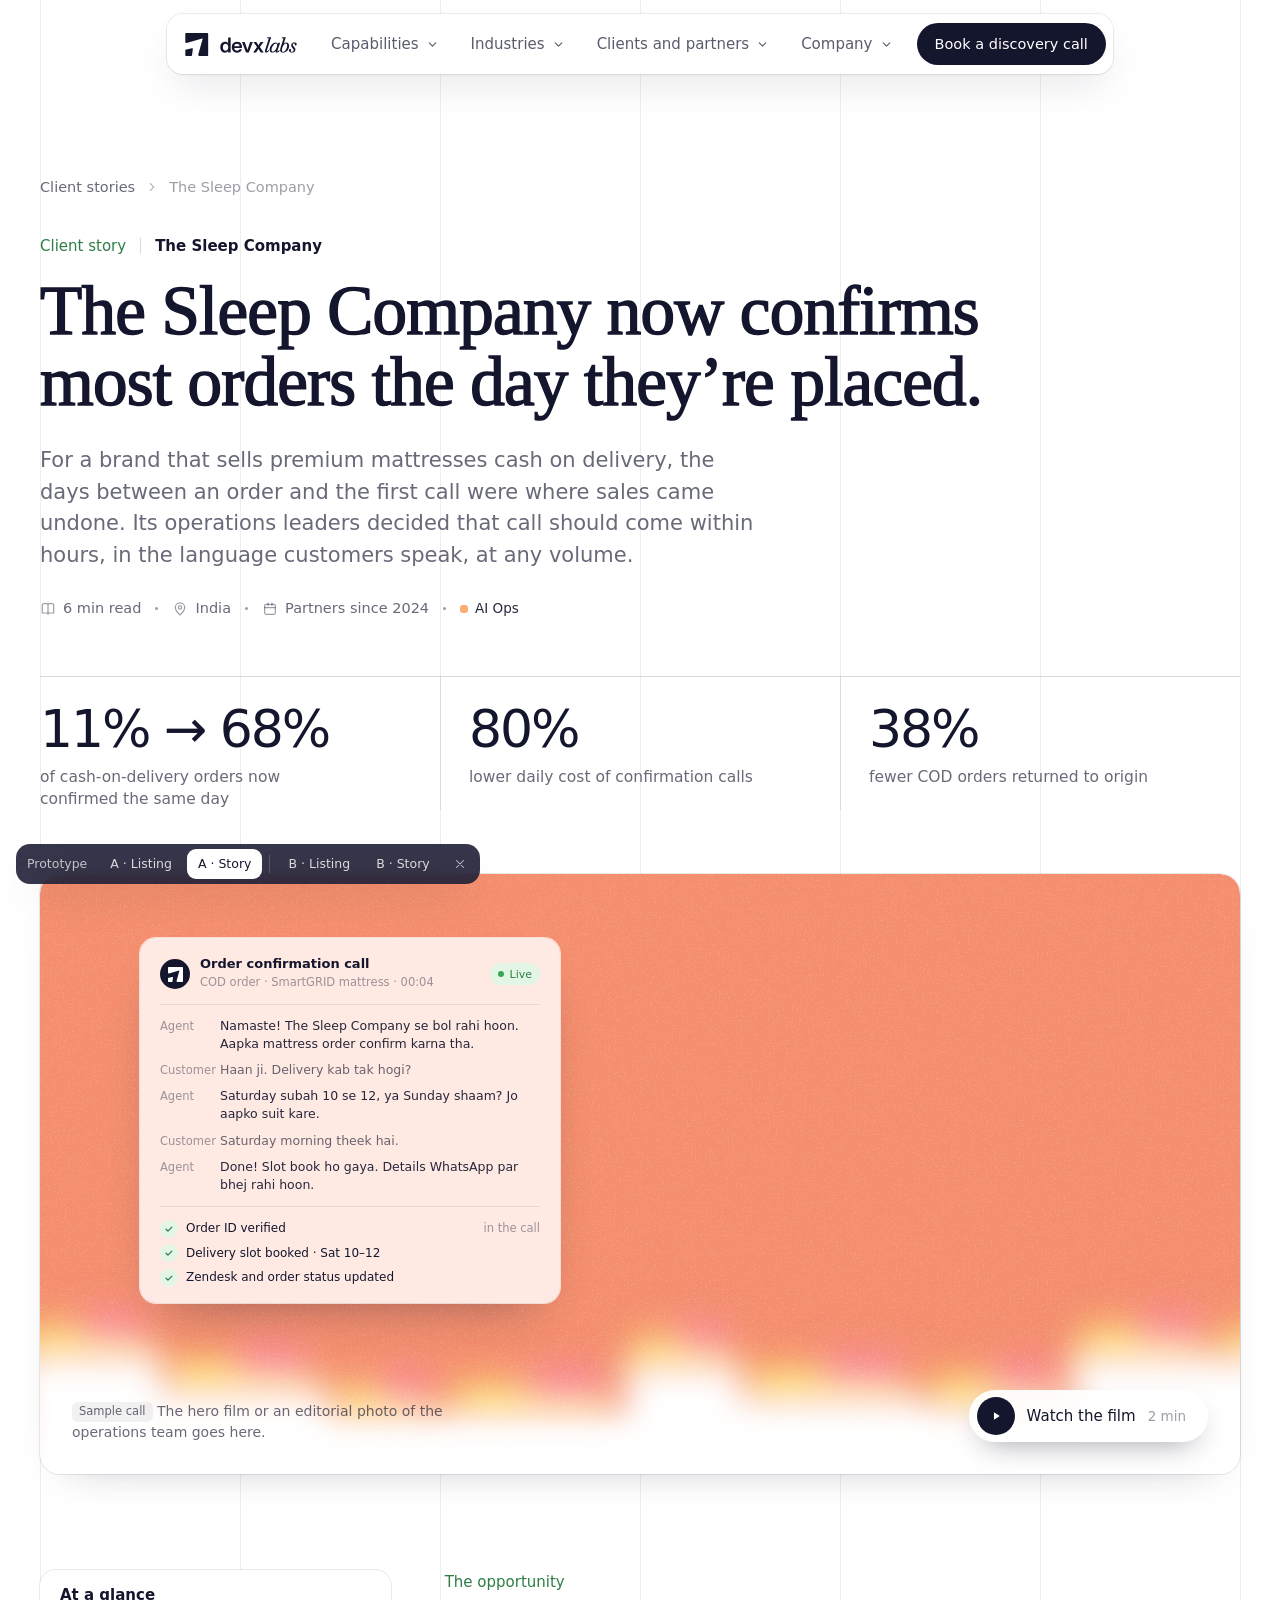
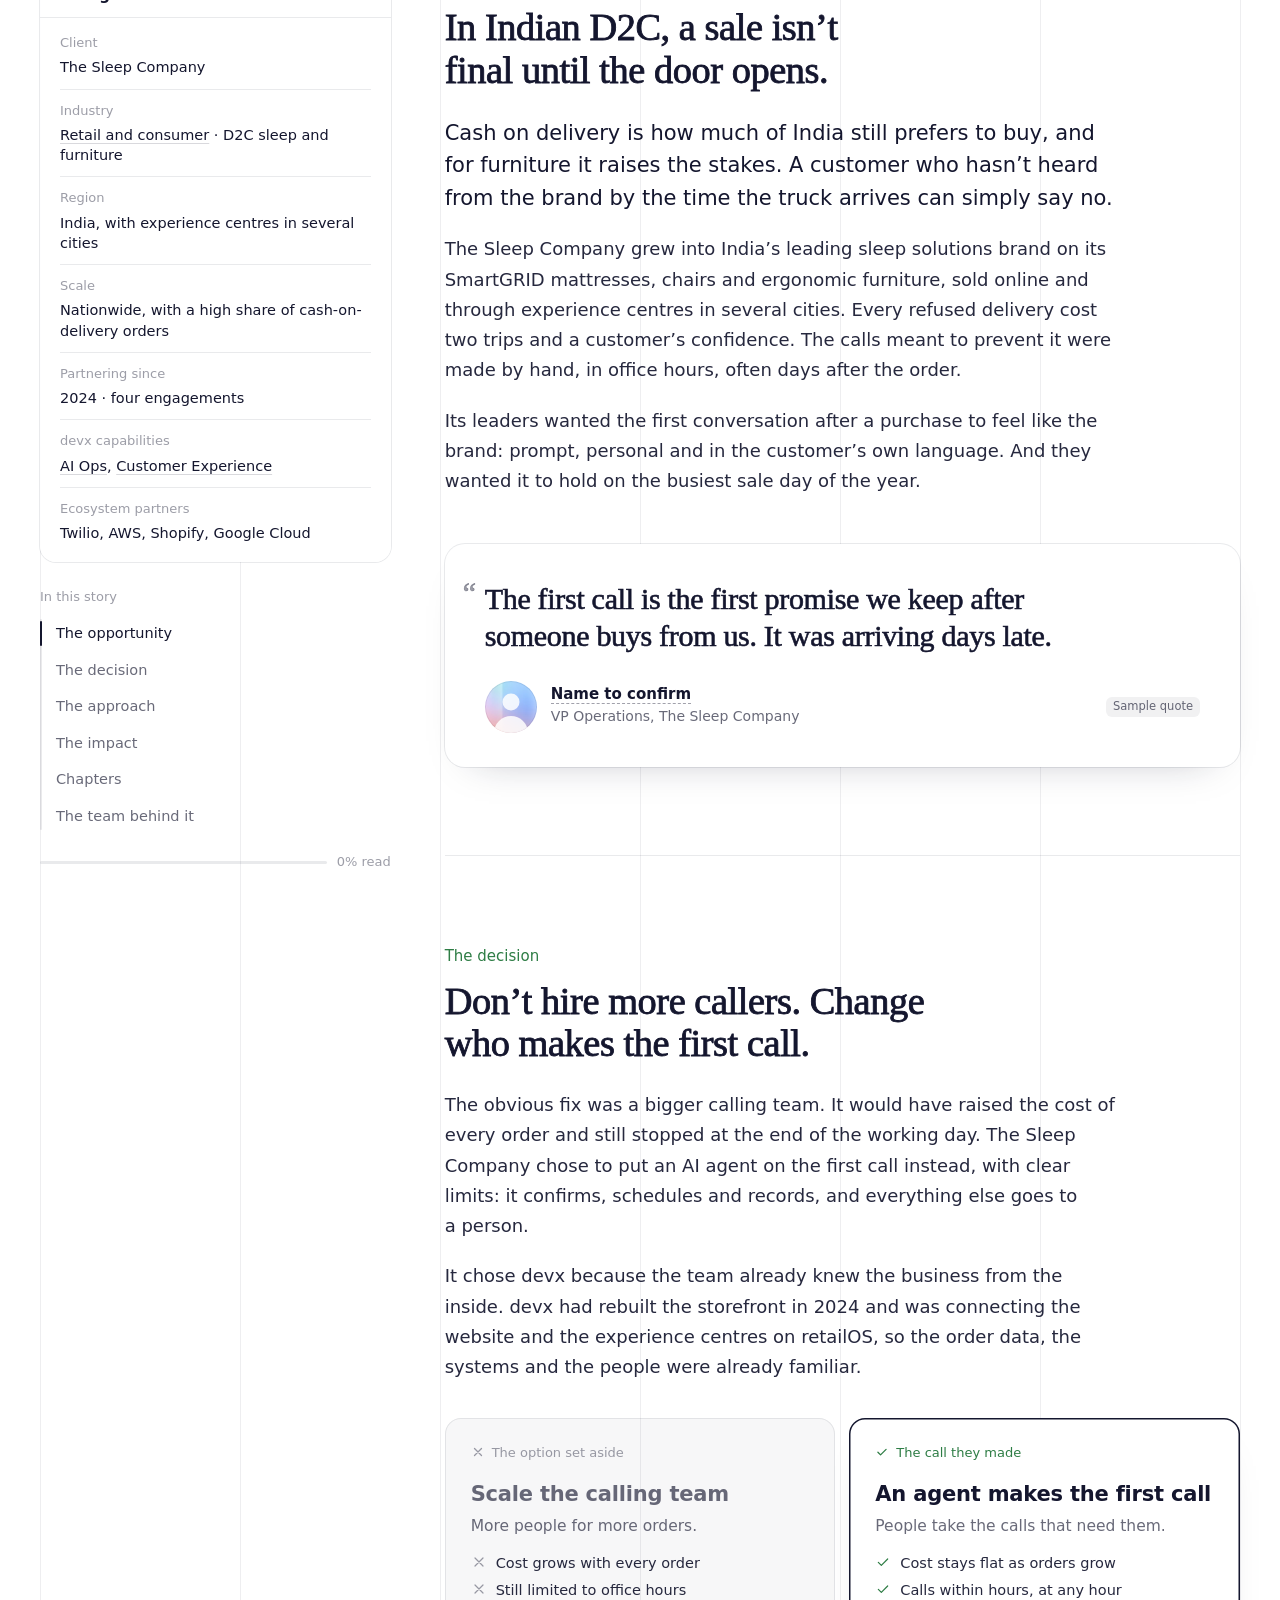
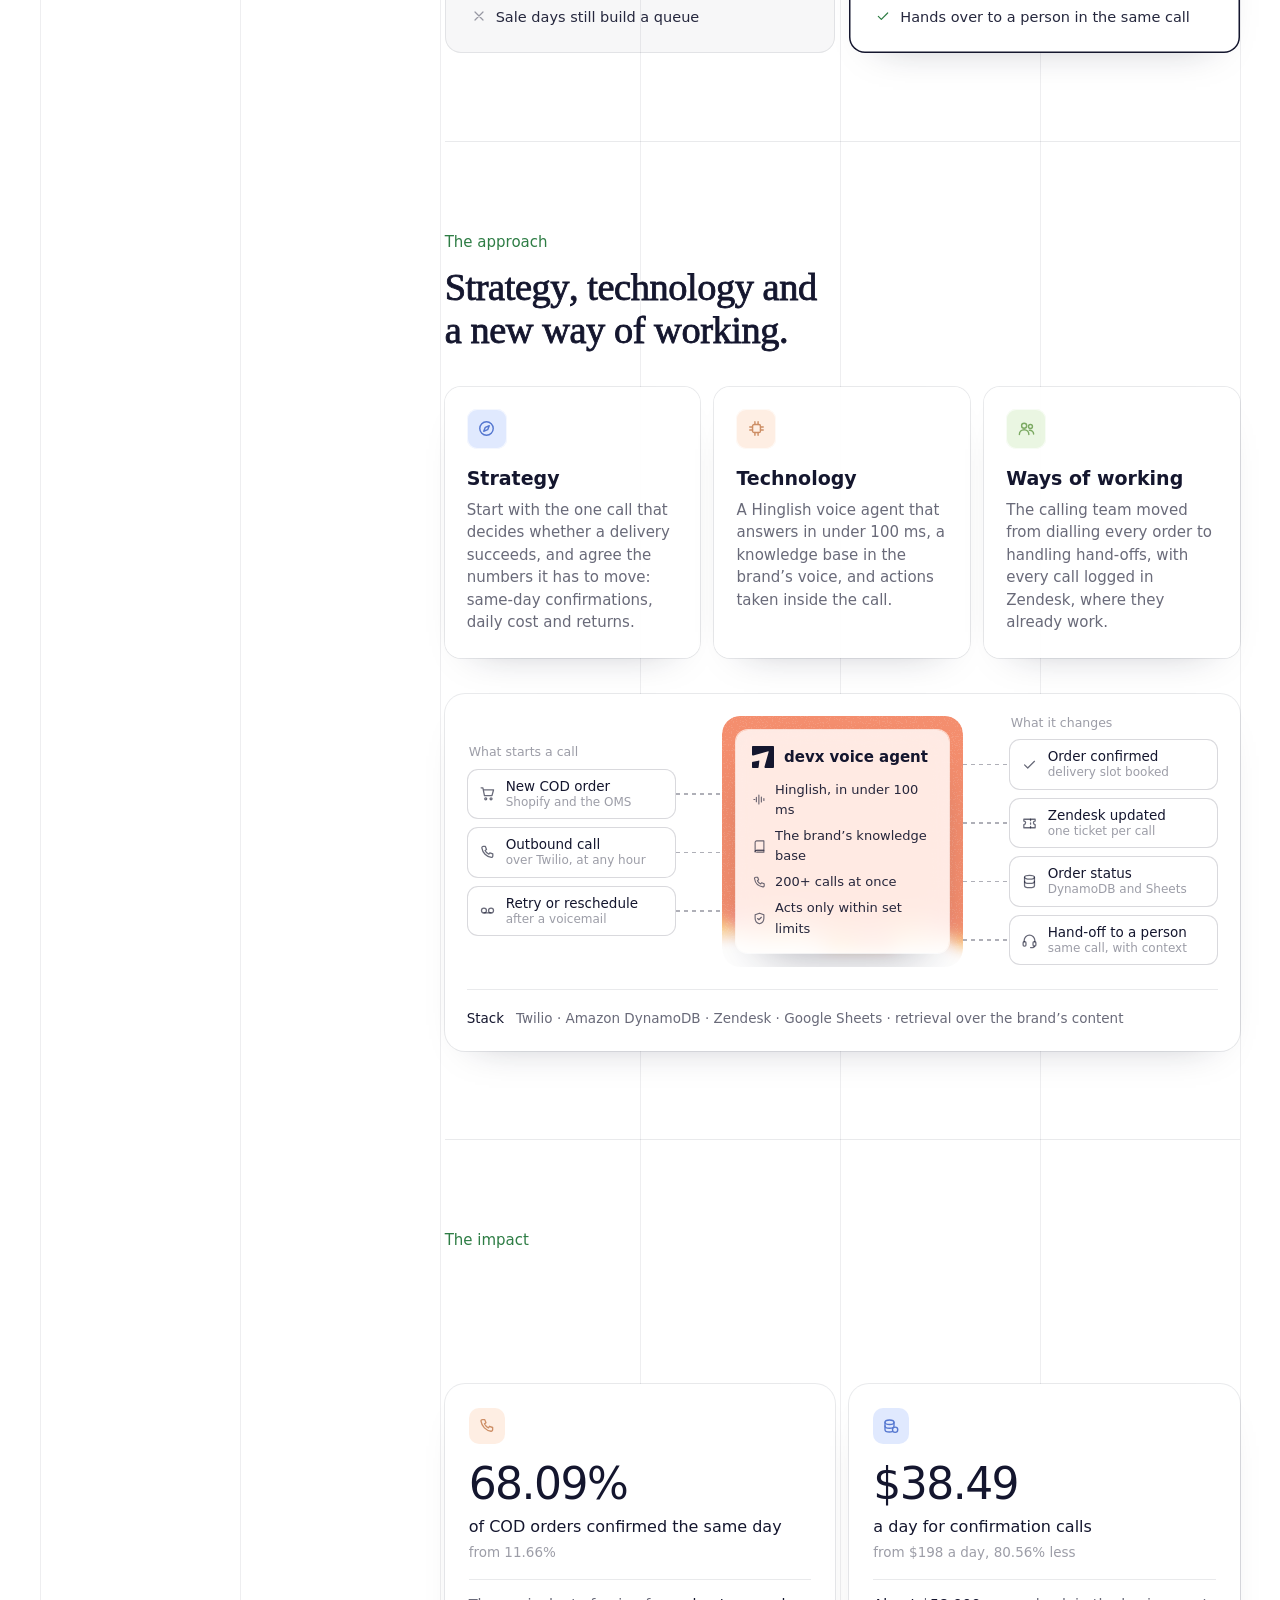
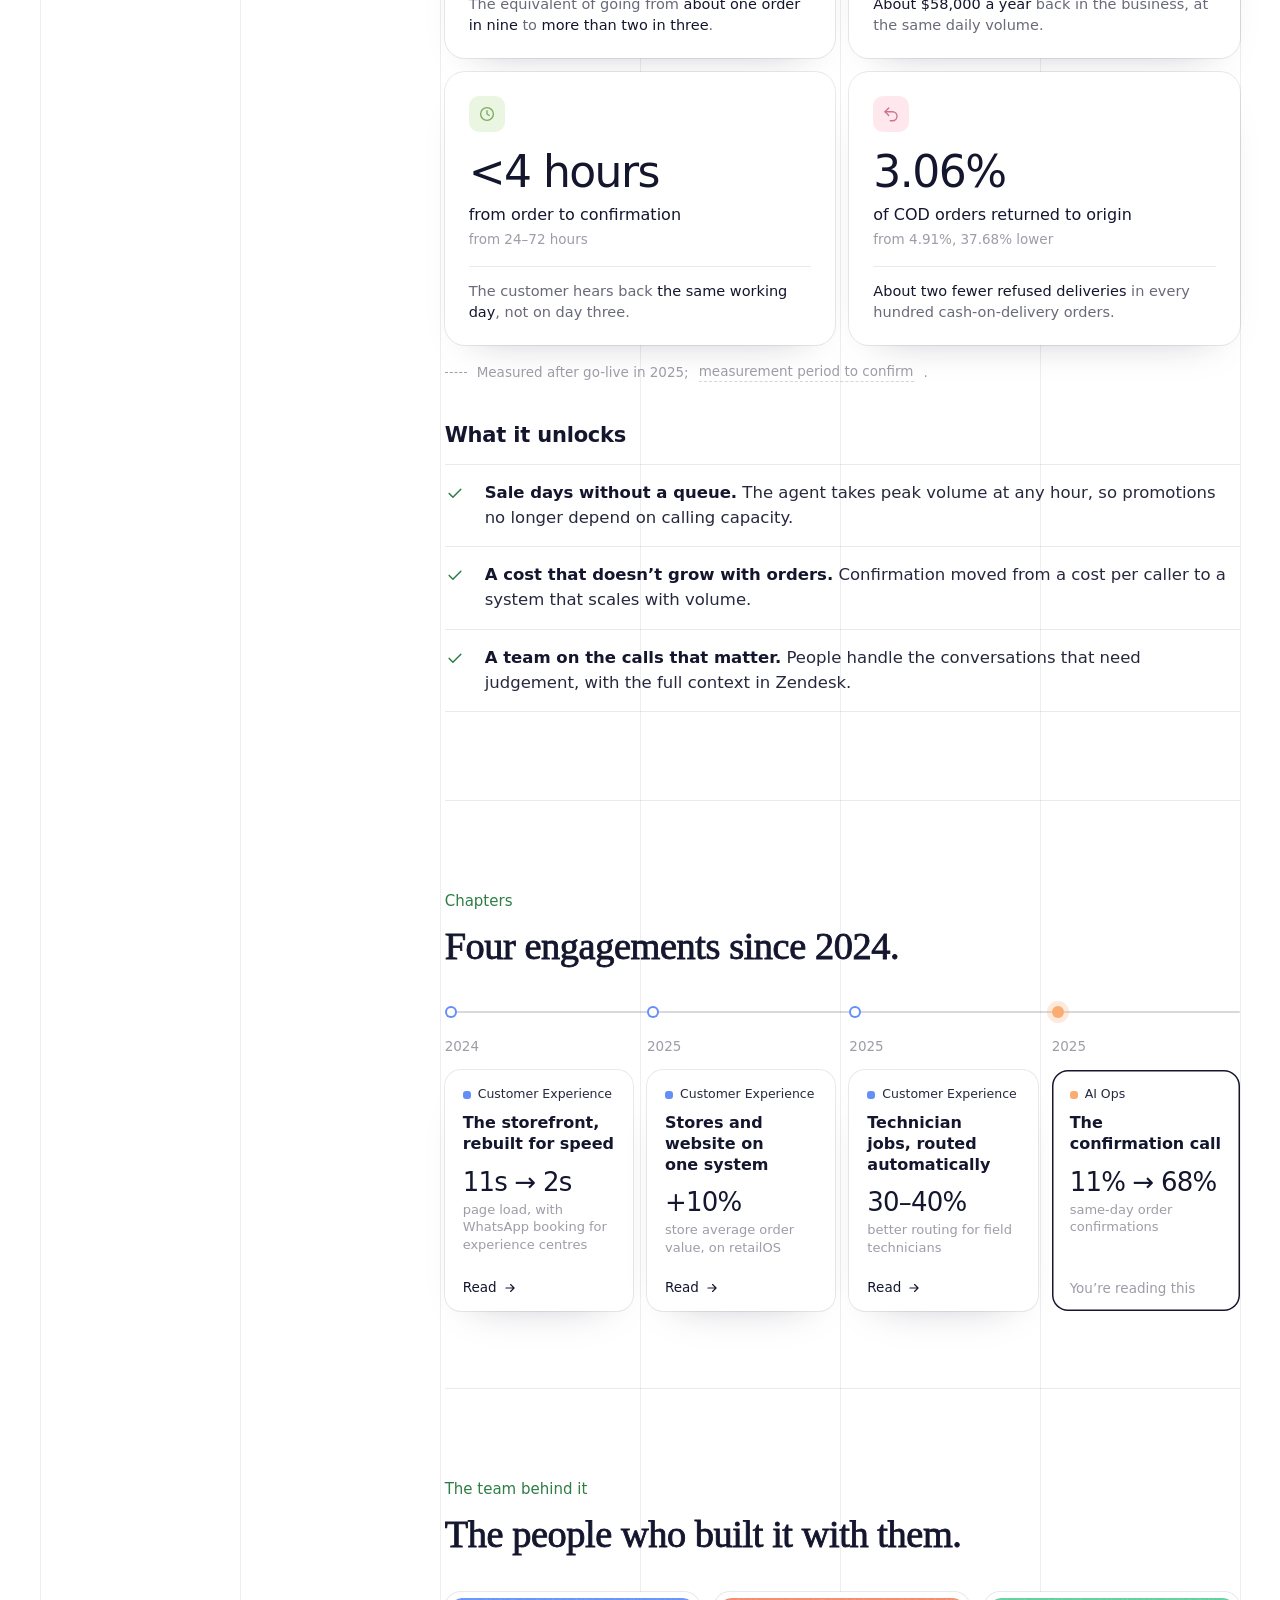
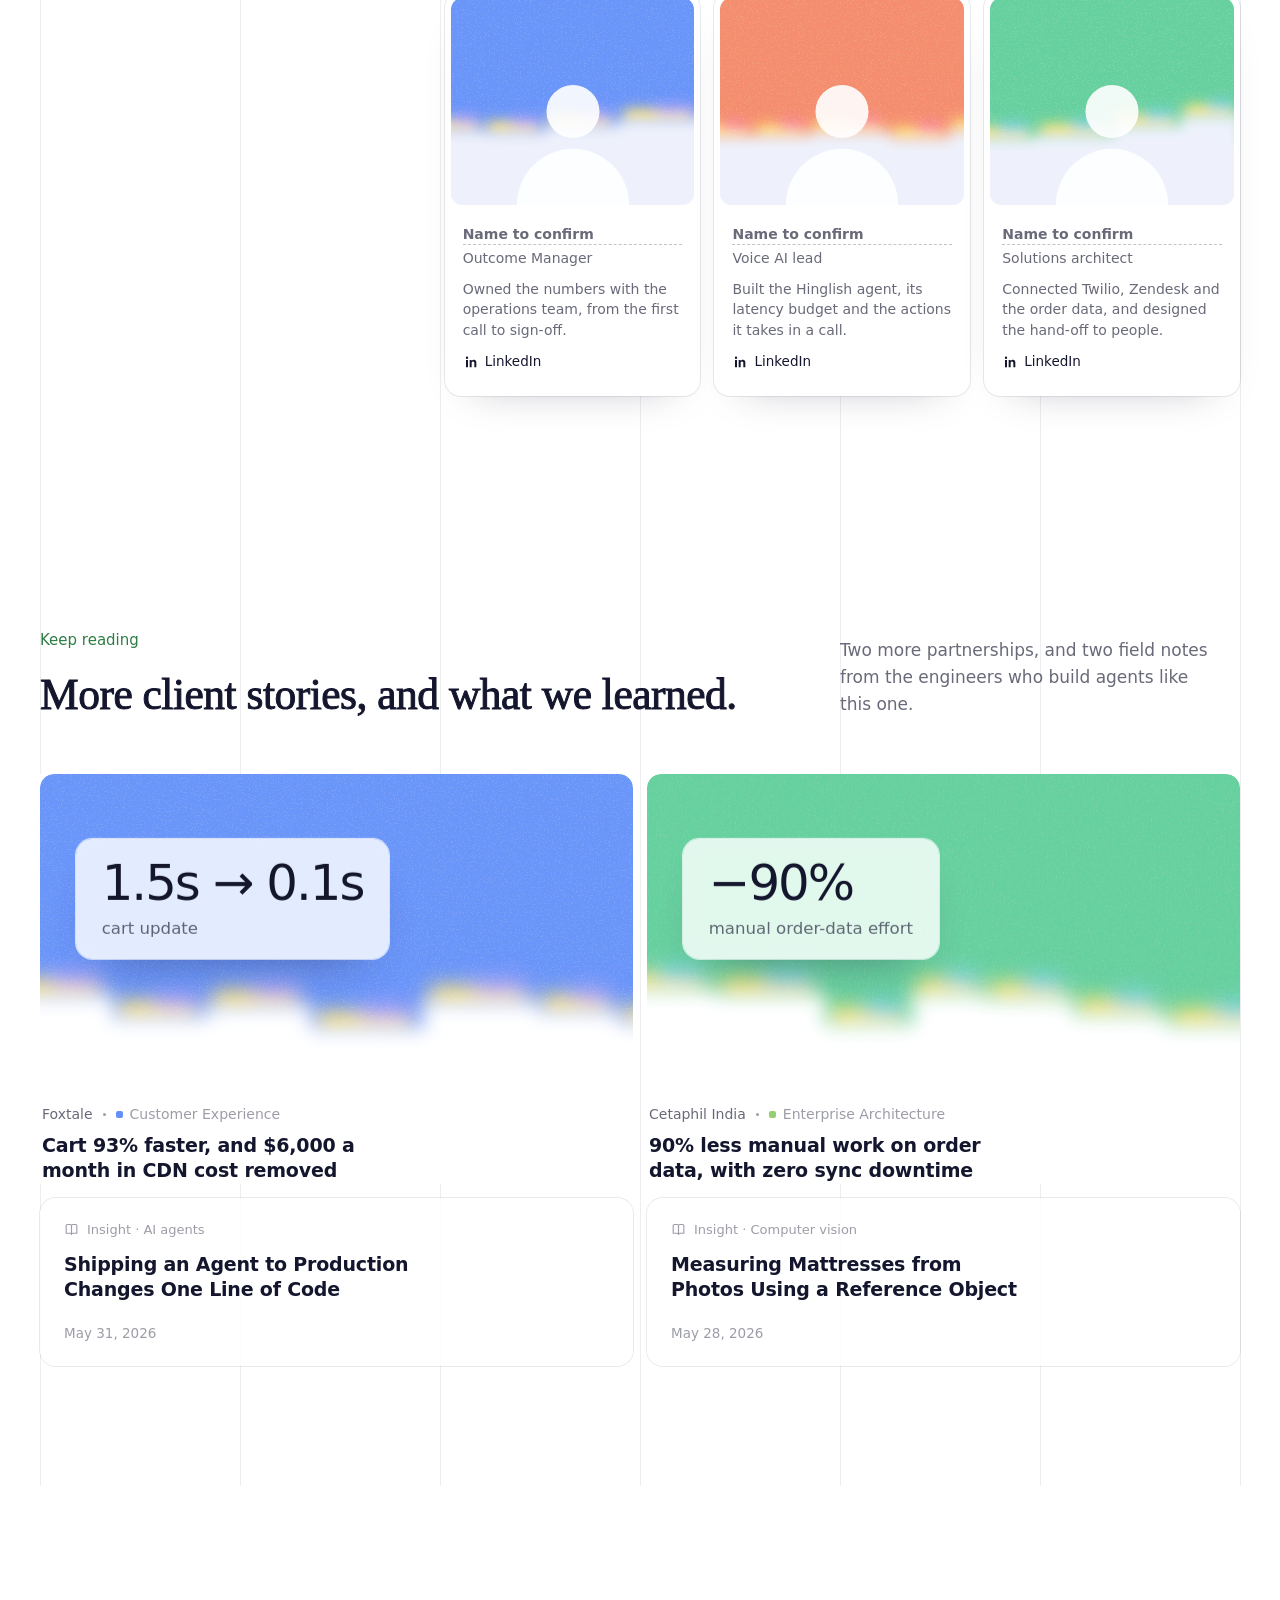
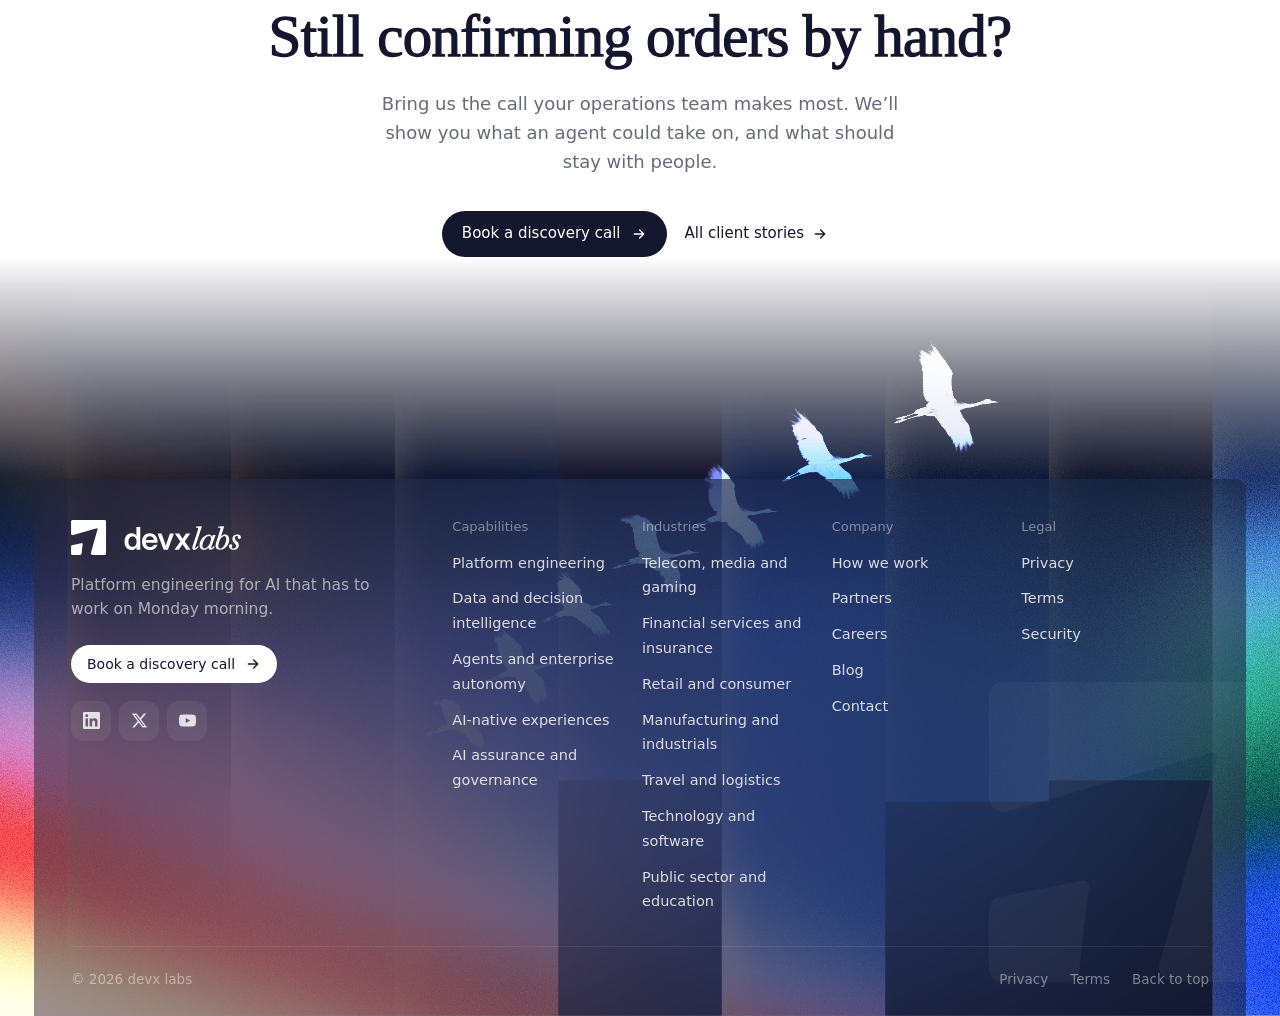
<file: case-study-a.html>
<!doctype html>
<html lang="en"><head>
<meta charset="utf-8"><meta name="viewport" content="width=device-width, initial-scale=1">
<title>The Sleep Company · Client story · devx labs</title>
<meta name="description" content="The Sleep Company now confirms most cash-on-delivery orders the day they are placed. How its operations leaders changed who makes the first call, and what it moved.">
<link rel="stylesheet" href="cs/devx-base.css">
<link rel="stylesheet" href="cs/cs.css">
</head><body class="cs">
<script>(function(){var d=document.documentElement,c="js-intro";if(matchMedia("(prefers-reduced-motion: reduce)").matches)c="no-intro";else{try{if(sessionStorage.getItem("dx-intro"))c="js-intro seen"}catch(e){}}d.className+=" "+c})()</script>
<div class="intro" id="intro" aria-hidden="true"><canvas></canvas></div>
<svg width="0" height="0" style="position:absolute" aria-hidden="true"><defs><symbol id="devx-logo" viewBox="0 0 139.518 28.7388">
<g>
<g>
<path fill-rule="evenodd" clip-rule="evenodd" d="M64.6447 10.8144C65.922 10.8144 67.0398 11.1087 67.9978 11.6969C68.9557 12.2851 69.6994 13.1003 70.2288 14.1423C70.7582 15.1759 71.0228 16.3733 71.0228 17.7346V18.6044H61.3926C61.4347 19.6884 61.7541 20.5624 62.3507 21.2263C62.9473 21.8901 63.7792 22.222 64.8464 22.222C65.6447 22.222 66.3043 22.0498 66.8253 21.7053C67.3463 21.3524 67.6994 20.8901 67.8843 20.3187H70.859C70.6909 21.1842 70.3211 21.949 69.7497 22.6129C69.1867 23.2767 68.4767 23.7976 67.6196 24.1757C66.7624 24.5455 65.8128 24.7304 64.7708 24.7304C63.4431 24.7304 62.2918 24.4321 61.317 23.8354C60.3422 23.2388 59.5902 22.4195 59.0608 21.3775C58.5398 20.3271 58.2792 19.1296 58.2791 17.7851C58.2791 16.4322 58.548 15.2346 59.0858 14.1926C59.6321 13.1422 60.3843 12.3186 61.3423 11.722C62.3002 11.117 63.401 10.8145 64.6447 10.8144ZM64.6952 13.3356C63.7709 13.3356 63.0188 13.6128 62.4389 14.1673C61.8675 14.7136 61.5271 15.4616 61.4179 16.4112H67.9725C67.8717 15.4616 67.5271 14.7136 66.9388 14.1673C66.359 13.6128 65.6111 13.3356 64.6952 13.3356Z" fill="currentColor"/>
<path fill-rule="evenodd" clip-rule="evenodd" d="M56.8478 24.428H53.7217V22.3985H53.6965C53.2763 23.1716 52.7133 23.7472 52.0075 24.1254C51.31 24.5035 50.5285 24.6927 49.663 24.6927C48.5033 24.6927 47.4906 24.4026 46.6251 23.8228C45.7596 23.243 45.0872 22.4363 44.6083 21.4027C44.1377 20.3607 43.9024 19.1464 43.9024 17.7599C43.9024 16.3985 44.1419 15.201 44.6209 14.1673C45.0999 13.1254 45.7722 12.3144 46.6377 11.7346C47.5033 11.1464 48.5033 10.8523 49.6377 10.8523C50.5032 10.8523 51.2805 11.0288 51.9696 11.3817C52.6586 11.7346 53.2175 12.2766 53.6461 13.0077H53.6714V5.64642H56.8478V24.428ZM50.4067 13.4868C49.4235 13.4868 48.6294 13.8565 48.0243 14.596C47.4193 15.3355 47.1168 16.3901 47.1168 17.7599C47.1168 19.138 47.4193 20.1968 48.0243 20.9363C48.6294 21.6674 49.4235 22.033 50.4067 22.033C51.4487 22.0329 52.2806 21.6464 52.9024 20.8733C53.5326 20.0918 53.8478 19.054 53.8478 17.7599C53.8478 16.4657 53.5326 15.4321 52.9024 14.659C52.2806 13.8775 51.4487 13.4868 50.4067 13.4868Z" fill="currentColor"/>
<path fill-rule="evenodd" clip-rule="evenodd" d="M102.076 21.7658C102.014 21.9961 101.958 22.2277 101.896 22.458C101.848 22.634 101.828 22.7742 101.828 22.8823C101.828 23.0275 101.858 23.0899 101.876 23.1124C101.886 23.1242 101.907 23.1471 101.989 23.1471C102.272 23.1471 102.58 23.0012 102.914 22.6353C103.266 22.2496 103.547 21.8762 103.761 21.5153L103.896 21.2866L104.783 21.8781L104.656 22.0844C104.317 22.6383 103.881 23.171 103.352 23.6827C102.787 24.2286 102.096 24.502 101.293 24.502C100.727 24.502 100.26 24.366 99.9666 24.028L99.9603 24.0203C99.7086 23.7057 99.5953 23.3007 99.5953 22.8307C99.5953 22.5345 99.6323 22.2235 99.7045 21.8984C99.7758 21.5605 99.8734 21.2233 99.9973 20.8868L104.23 7.93074L104.231 7.92689C104.295 7.75121 104.332 7.59895 104.347 7.46872L104.348 7.45785L104.35 7.44715C104.383 7.28471 104.397 7.15601 104.397 7.05774C104.397 6.77089 104.315 6.67203 104.244 6.63308L104.232 6.62624L104.22 6.61835C104.098 6.53314 103.916 6.47231 103.653 6.4568C103.357 6.4568 103.06 6.43136 102.764 6.43136H102.429L102.755 5.31244L107.475 5.22491L102.076 21.7658ZM101.62 22.529C101.618 22.5374 101.617 22.5458 101.615 22.5541C101.617 22.5431 101.619 22.532 101.622 22.5208L101.62 22.529ZM104.49 7.95004L104.492 7.94267C104.496 7.93159 104.499 7.92048 104.503 7.90952C104.499 7.92292 104.494 7.93645 104.49 7.95004ZM104.573 7.64518C104.575 7.63532 104.577 7.62562 104.579 7.61589L104.58 7.60817C104.578 7.62043 104.575 7.63273 104.573 7.64518Z" fill="currentColor"/>
<path fill-rule="evenodd" clip-rule="evenodd" d="M113.262 11.9176C114.111 11.9176 114.785 12.1973 115.239 12.7864C115.513 13.1291 115.714 13.5276 115.846 13.9777L116.468 12.2789H118.702L115.361 21.7681C115.3 21.9976 115.243 22.2285 115.182 22.458C115.134 22.634 115.114 22.7742 115.114 22.8823C115.114 23.0275 115.144 23.0899 115.162 23.1124C115.171 23.1242 115.193 23.1471 115.275 23.1471C115.558 23.1471 115.865 23.0012 116.199 22.6353C116.552 22.2496 116.833 21.8762 117.046 21.5153L117.181 21.2866L118.068 21.8781L117.942 22.0844C117.602 22.6383 117.167 23.171 116.637 23.6827C116.073 24.2286 115.381 24.502 114.578 24.502C114.013 24.502 113.545 24.366 113.252 24.028L113.246 24.0203C112.994 23.7057 112.881 23.3007 112.881 22.8307C112.881 22.7621 112.884 22.6921 112.888 22.6206C112.469 23.0874 112.02 23.4782 111.54 23.7902C110.813 24.2625 110.035 24.502 109.209 24.502C108.367 24.502 107.654 24.3319 107.086 23.9724L107.081 23.9693C106.526 23.5993 106.116 23.1147 105.855 22.5185L105.853 22.5159C105.599 21.9159 105.472 21.28 105.472 20.6106C105.472 19.4891 105.713 18.4036 106.192 17.3564C106.668 16.3172 107.285 15.3909 108.044 14.5789L108.046 14.5767C108.82 13.7676 109.659 13.1223 110.562 12.6438C111.47 12.1633 112.371 11.9176 113.262 11.9176ZM113.416 13.0918C112.701 13.0918 112.064 13.4203 111.505 13.8399C110.859 14.3367 110.257 14.9952 109.701 15.8204C109.162 16.646 108.724 17.5307 108.387 18.475C108.068 19.3979 107.911 20.2814 107.911 21.1268C107.911 21.9078 108.07 22.4533 108.347 22.8037C108.624 23.1534 108.989 23.3278 109.467 23.3278C110.359 23.3278 111.217 22.9081 112.044 22.0144C112.879 21.0962 113.603 19.8866 114.214 18.3776L114.522 17.5066C114.807 16.6668 114.946 15.9037 114.946 15.2152C114.946 14.5425 114.807 14.029 114.551 13.6529L114.548 13.649C114.309 13.2826 113.947 13.0918 113.416 13.0918ZM114.906 22.529C114.904 22.5374 114.902 22.5458 114.901 22.5541C114.903 22.5431 114.905 22.532 114.908 22.5208L114.906 22.529ZM112.002 22.4178C111.98 22.4396 111.957 22.461 111.935 22.4822C111.979 22.4406 112.023 22.3981 112.067 22.3541L112.002 22.4178ZM110.618 14.2903C110.58 14.3286 110.542 14.3676 110.505 14.4071C110.581 14.3265 110.659 14.2482 110.737 14.1724L110.618 14.2903ZM114.759 13.5115L114.731 13.4701C114.723 13.4586 114.715 13.4473 114.706 13.4361C114.724 13.4605 114.742 13.4856 114.759 13.5115ZM114.342 13.0874C114.323 13.0749 114.303 13.0619 114.283 13.0512C114.303 13.0628 114.322 13.0749 114.342 13.0874Z" fill="currentColor"/>
<path fill-rule="evenodd" clip-rule="evenodd" d="M123.183 13.3107C123.31 13.1977 123.44 13.0937 123.574 12.9986C123.984 12.678 124.423 12.4186 124.889 12.2214C125.366 12.0196 125.855 11.9176 126.355 11.9176C127.404 11.9176 128.266 12.2983 128.919 13.0619L128.98 13.133C129.594 13.876 129.885 14.8906 129.885 16.1445C129.885 17.2783 129.672 18.3528 129.246 19.3657C128.839 20.3731 128.272 21.2673 127.546 22.0466C126.837 22.809 126.032 23.3271 125.149 23.8568L125.147 23.8577C124.255 24.2863 123.331 24.502 122.38 24.502C121.241 24.502 120.323 24.2352 119.66 23.6671L119.654 23.6618C119.002 23.0665 118.695 22.1973 118.695 21.101C118.695 20.5879 118.763 20.0818 118.855 19.578C118.998 18.9773 119.162 18.384 119.352 17.7965L122.555 7.82655C122.671 7.49677 122.722 7.23384 122.722 7.03178C122.722 6.77196 122.645 6.6565 122.554 6.5987C122.416 6.51063 122.226 6.45715 121.967 6.45715H121.959C121.652 6.44251 121.345 6.43137 121.037 6.43136H120.702L121.028 5.31244L125.745 5.22509L123.183 13.3107ZM125.813 13.1433C125.418 13.1433 124.969 13.3045 124.461 13.6648C123.946 14.1066 123.463 14.5156 123.043 15.0591L123.043 15.0589C122.611 15.6243 122.271 16.2392 122.021 16.9041L121.532 18.2689C121.312 18.9291 121.153 19.5352 121.052 20.0877C120.968 20.626 120.927 21.1098 120.927 21.5399C120.927 22.1902 121.073 22.6579 121.331 22.9763C121.608 23.2805 121.952 23.4311 122.38 23.4311C122.983 23.4311 123.574 23.2081 124.158 22.7381L124.161 22.736C124.771 22.2573 125.321 21.6347 125.807 20.8637C126.278 20.0382 126.706 19.227 126.993 18.315C127.279 17.4069 127.42 16.5374 127.42 15.7057C127.42 14.7237 127.248 14.082 126.959 13.7202L126.956 13.7164C126.658 13.329 126.283 13.1433 125.813 13.1433ZM127.661 16.1047C127.662 16.0764 127.664 16.0481 127.665 16.0198C127.664 16.0481 127.662 16.0764 127.661 16.1047ZM124.415 13.391C124.384 13.4119 124.353 13.4337 124.321 13.4559C124.386 13.4101 124.45 13.3669 124.514 13.3266L124.415 13.391Z" fill="currentColor"/>
<path fill-rule="evenodd" clip-rule="evenodd" d="M136.221 11.9176C137.079 11.9176 137.763 12.0301 138.247 12.2815C138.699 12.5167 139.038 12.8033 139.227 13.154C139.412 13.4694 139.518 13.7796 139.518 14.0793C139.518 14.4643 139.395 14.8069 139.148 15.0949L139.142 15.1017C138.881 15.384 138.535 15.5183 138.131 15.5183C137.858 15.5183 137.6 15.415 137.361 15.2358L137.352 15.2291C137.086 15.0116 136.976 14.687 136.976 14.3117V13.6664C136.976 13.4551 136.921 13.2982 136.825 13.1781L136.818 13.1689C136.754 13.0813 136.587 12.9884 136.195 12.9884C135.615 12.9884 135.19 13.1658 134.885 13.4985C134.58 13.8504 134.433 14.2391 134.433 14.673C134.433 14.9823 134.494 15.2944 134.621 15.6106C134.744 15.9039 134.95 16.2148 135.244 16.5425L136.218 17.5673L136.344 17.6967C136.639 18.0053 136.932 18.3595 137.224 18.7585C137.591 19.2614 137.763 19.9125 137.763 20.6881C137.763 21.3254 137.575 21.939 137.208 22.5252L137.206 22.5281C136.839 23.0973 136.336 23.5707 135.705 23.9498L135.7 23.9526C135.055 24.3214 134.313 24.502 133.484 24.502C132.564 24.502 131.808 24.3433 131.238 24.0014C130.691 23.6734 130.284 23.2721 130.034 22.7918C129.798 22.3374 129.67 21.9015 129.67 21.4883C129.67 21.0471 129.786 20.6614 130.035 20.3503L130.036 20.3487C130.314 20.0073 130.699 19.8428 131.161 19.8428C131.489 19.8428 131.774 19.9467 131.985 20.1759C132.207 20.3981 132.316 20.6781 132.316 20.9979C132.316 21.3109 132.247 21.5969 132.101 21.8474C132.007 22.0077 131.955 22.2113 131.955 22.4692C131.955 22.7229 132.063 22.9453 132.318 23.1454C132.575 23.3295 132.914 23.4311 133.355 23.4311C133.854 23.4311 134.242 23.3264 134.535 23.1361C134.864 22.9159 135.109 22.6536 135.276 22.3499C135.449 22.0188 135.53 21.7067 135.53 21.4108C135.53 21.0439 135.467 20.7377 135.348 20.4853C135.225 20.225 134.986 19.8851 134.614 19.462L133.66 18.4571C133.261 18.0218 132.96 17.5386 132.759 17.0082C132.56 16.4837 132.458 15.9631 132.458 15.4476C132.458 14.8718 132.598 14.316 132.874 13.7832C133.154 13.2411 133.574 12.7958 134.124 12.4471C134.691 12.0881 135.395 11.9176 136.221 11.9176ZM130.178 22.5146C130.203 22.5678 130.229 22.6216 130.257 22.6758L130.217 22.5955C130.203 22.5684 130.19 22.5415 130.178 22.5146ZM131.71 22.5958C131.711 22.603 131.712 22.61 131.713 22.6171C131.712 22.6087 131.711 22.6004 131.71 22.592L131.71 22.5958ZM131.261 20.0984C131.277 20.0996 131.291 20.1011 131.306 20.103C131.276 20.0991 131.244 20.0965 131.212 20.0952L131.261 20.0984ZM133.579 17.9693C133.588 17.9802 133.596 17.9908 133.605 18.0016C133.575 17.9638 133.546 17.9258 133.518 17.8874L133.579 17.9693Z" fill="currentColor"/>
<path d="M76.8092 18.0498C76.9856 18.5792 77.1536 19.1086 77.3133 19.6379C77.4814 20.159 77.6453 20.68 77.805 21.201C77.9646 20.68 78.1242 20.1589 78.2838 19.6379C78.4435 19.1086 78.6074 18.5792 78.7755 18.0498L81.1705 11.117H84.4981L79.4939 24.428H76.0149L71.0107 11.117H74.3763L76.8092 18.0498Z" fill="currentColor"/>
<path d="M90.1955 13.2347C90.4392 13.6213 90.6747 14.0035 90.9016 14.3817C91.1284 14.7514 91.3552 15.1212 91.5821 15.491C91.809 15.1212 92.036 14.7514 92.2629 14.3817C92.4982 14.0036 92.7377 13.6212 92.9814 13.2347L94.393 11.117H97.8847L93.3343 17.5834L98.099 24.428H94.5444L92.9561 22.0582C92.7124 21.6633 92.4729 21.2808 92.2376 20.9111C92.0023 20.5413 91.7713 20.1715 91.5444 19.8018C91.0657 20.5541 90.5871 21.3065 90.1073 22.0582L88.4939 24.428H84.9519L89.7797 17.6464L85.2671 11.117H88.8091L90.1955 13.2347Z" fill="currentColor"/>
</g>
<g>
<path d="M8.43847 19.1381C8.86383 19.0563 9.07654 19.0154 9.23281 19.0778C9.36959 19.1323 9.48018 19.2374 9.54181 19.3711C9.6122 19.5239 9.58246 19.7385 9.52296 20.1675L8.71632 27.0199C8.63182 27.6291 8.58957 27.9338 8.44338 28.163C8.31456 28.365 8.13021 28.5255 7.91244 28.6254C7.66529 28.7387 7.35775 28.7387 6.74268 28.7387H1.99256C1.29511 28.7387 0.94639 28.7387 0.679999 28.603C0.445673 28.4836 0.255163 28.2931 0.135768 28.0588C3.51571e-05 27.7924 2.65067e-05 27.4436 2.65067e-05 26.7462V22.4337C2.65067e-05 21.8477 2.19781e-05 21.5547 0.105364 21.3152C0.198251 21.1039 0.348032 20.9226 0.537942 20.7916C0.753319 20.6429 1.04105 20.5876 1.61649 20.477L8.43847 19.1381Z" fill="currentColor"/>
<path d="M27.4934 0C28.1812 0 28.7387 0.55756 28.7387 1.24534V27.4934C28.7387 28.1812 28.1812 28.7387 27.4934 28.7387H17.7316C16.8078 28.7387 16.124 27.8795 16.3313 26.9793L21.8133 7.35602C21.8927 7.01126 21.5838 6.70235 21.239 6.78176L1.75948 12.4074C0.859226 12.6148 2.65067e-05 11.931 2.65067e-05 11.0072V1.24534C2.66402e-05 0.55756 0.557586 5.20481e-09 1.24537 0H27.4934Z" fill="currentColor"/>
</g>
</g>
</symbol><symbol id="devx-mark" viewBox="0 0 28.74 28.74">
<g>
<g>
<path fill-rule="evenodd" clip-rule="evenodd" d="M64.6447 10.8144C65.922 10.8144 67.0398 11.1087 67.9978 11.6969C68.9557 12.2851 69.6994 13.1003 70.2288 14.1423C70.7582 15.1759 71.0228 16.3733 71.0228 17.7346V18.6044H61.3926C61.4347 19.6884 61.7541 20.5624 62.3507 21.2263C62.9473 21.8901 63.7792 22.222 64.8464 22.222C65.6447 22.222 66.3043 22.0498 66.8253 21.7053C67.3463 21.3524 67.6994 20.8901 67.8843 20.3187H70.859C70.6909 21.1842 70.3211 21.949 69.7497 22.6129C69.1867 23.2767 68.4767 23.7976 67.6196 24.1757C66.7624 24.5455 65.8128 24.7304 64.7708 24.7304C63.4431 24.7304 62.2918 24.4321 61.317 23.8354C60.3422 23.2388 59.5902 22.4195 59.0608 21.3775C58.5398 20.3271 58.2792 19.1296 58.2791 17.7851C58.2791 16.4322 58.548 15.2346 59.0858 14.1926C59.6321 13.1422 60.3843 12.3186 61.3423 11.722C62.3002 11.117 63.401 10.8145 64.6447 10.8144ZM64.6952 13.3356C63.7709 13.3356 63.0188 13.6128 62.4389 14.1673C61.8675 14.7136 61.5271 15.4616 61.4179 16.4112H67.9725C67.8717 15.4616 67.5271 14.7136 66.9388 14.1673C66.359 13.6128 65.6111 13.3356 64.6952 13.3356Z" fill="currentColor"/>
<path fill-rule="evenodd" clip-rule="evenodd" d="M56.8478 24.428H53.7217V22.3985H53.6965C53.2763 23.1716 52.7133 23.7472 52.0075 24.1254C51.31 24.5035 50.5285 24.6927 49.663 24.6927C48.5033 24.6927 47.4906 24.4026 46.6251 23.8228C45.7596 23.243 45.0872 22.4363 44.6083 21.4027C44.1377 20.3607 43.9024 19.1464 43.9024 17.7599C43.9024 16.3985 44.1419 15.201 44.6209 14.1673C45.0999 13.1254 45.7722 12.3144 46.6377 11.7346C47.5033 11.1464 48.5033 10.8523 49.6377 10.8523C50.5032 10.8523 51.2805 11.0288 51.9696 11.3817C52.6586 11.7346 53.2175 12.2766 53.6461 13.0077H53.6714V5.64642H56.8478V24.428ZM50.4067 13.4868C49.4235 13.4868 48.6294 13.8565 48.0243 14.596C47.4193 15.3355 47.1168 16.3901 47.1168 17.7599C47.1168 19.138 47.4193 20.1968 48.0243 20.9363C48.6294 21.6674 49.4235 22.033 50.4067 22.033C51.4487 22.0329 52.2806 21.6464 52.9024 20.8733C53.5326 20.0918 53.8478 19.054 53.8478 17.7599C53.8478 16.4657 53.5326 15.4321 52.9024 14.659C52.2806 13.8775 51.4487 13.4868 50.4067 13.4868Z" fill="currentColor"/>
<path fill-rule="evenodd" clip-rule="evenodd" d="M102.076 21.7658C102.014 21.9961 101.958 22.2277 101.896 22.458C101.848 22.634 101.828 22.7742 101.828 22.8823C101.828 23.0275 101.858 23.0899 101.876 23.1124C101.886 23.1242 101.907 23.1471 101.989 23.1471C102.272 23.1471 102.58 23.0012 102.914 22.6353C103.266 22.2496 103.547 21.8762 103.761 21.5153L103.896 21.2866L104.783 21.8781L104.656 22.0844C104.317 22.6383 103.881 23.171 103.352 23.6827C102.787 24.2286 102.096 24.502 101.293 24.502C100.727 24.502 100.26 24.366 99.9666 24.028L99.9603 24.0203C99.7086 23.7057 99.5953 23.3007 99.5953 22.8307C99.5953 22.5345 99.6323 22.2235 99.7045 21.8984C99.7758 21.5605 99.8734 21.2233 99.9973 20.8868L104.23 7.93074L104.231 7.92689C104.295 7.75121 104.332 7.59895 104.347 7.46872L104.348 7.45785L104.35 7.44715C104.383 7.28471 104.397 7.15601 104.397 7.05774C104.397 6.77089 104.315 6.67203 104.244 6.63308L104.232 6.62624L104.22 6.61835C104.098 6.53314 103.916 6.47231 103.653 6.4568C103.357 6.4568 103.06 6.43136 102.764 6.43136H102.429L102.755 5.31244L107.475 5.22491L102.076 21.7658ZM101.62 22.529C101.618 22.5374 101.617 22.5458 101.615 22.5541C101.617 22.5431 101.619 22.532 101.622 22.5208L101.62 22.529ZM104.49 7.95004L104.492 7.94267C104.496 7.93159 104.499 7.92048 104.503 7.90952C104.499 7.92292 104.494 7.93645 104.49 7.95004ZM104.573 7.64518C104.575 7.63532 104.577 7.62562 104.579 7.61589L104.58 7.60817C104.578 7.62043 104.575 7.63273 104.573 7.64518Z" fill="currentColor"/>
<path fill-rule="evenodd" clip-rule="evenodd" d="M113.262 11.9176C114.111 11.9176 114.785 12.1973 115.239 12.7864C115.513 13.1291 115.714 13.5276 115.846 13.9777L116.468 12.2789H118.702L115.361 21.7681C115.3 21.9976 115.243 22.2285 115.182 22.458C115.134 22.634 115.114 22.7742 115.114 22.8823C115.114 23.0275 115.144 23.0899 115.162 23.1124C115.171 23.1242 115.193 23.1471 115.275 23.1471C115.558 23.1471 115.865 23.0012 116.199 22.6353C116.552 22.2496 116.833 21.8762 117.046 21.5153L117.181 21.2866L118.068 21.8781L117.942 22.0844C117.602 22.6383 117.167 23.171 116.637 23.6827C116.073 24.2286 115.381 24.502 114.578 24.502C114.013 24.502 113.545 24.366 113.252 24.028L113.246 24.0203C112.994 23.7057 112.881 23.3007 112.881 22.8307C112.881 22.7621 112.884 22.6921 112.888 22.6206C112.469 23.0874 112.02 23.4782 111.54 23.7902C110.813 24.2625 110.035 24.502 109.209 24.502C108.367 24.502 107.654 24.3319 107.086 23.9724L107.081 23.9693C106.526 23.5993 106.116 23.1147 105.855 22.5185L105.853 22.5159C105.599 21.9159 105.472 21.28 105.472 20.6106C105.472 19.4891 105.713 18.4036 106.192 17.3564C106.668 16.3172 107.285 15.3909 108.044 14.5789L108.046 14.5767C108.82 13.7676 109.659 13.1223 110.562 12.6438C111.47 12.1633 112.371 11.9176 113.262 11.9176ZM113.416 13.0918C112.701 13.0918 112.064 13.4203 111.505 13.8399C110.859 14.3367 110.257 14.9952 109.701 15.8204C109.162 16.646 108.724 17.5307 108.387 18.475C108.068 19.3979 107.911 20.2814 107.911 21.1268C107.911 21.9078 108.07 22.4533 108.347 22.8037C108.624 23.1534 108.989 23.3278 109.467 23.3278C110.359 23.3278 111.217 22.9081 112.044 22.0144C112.879 21.0962 113.603 19.8866 114.214 18.3776L114.522 17.5066C114.807 16.6668 114.946 15.9037 114.946 15.2152C114.946 14.5425 114.807 14.029 114.551 13.6529L114.548 13.649C114.309 13.2826 113.947 13.0918 113.416 13.0918ZM114.906 22.529C114.904 22.5374 114.902 22.5458 114.901 22.5541C114.903 22.5431 114.905 22.532 114.908 22.5208L114.906 22.529ZM112.002 22.4178C111.98 22.4396 111.957 22.461 111.935 22.4822C111.979 22.4406 112.023 22.3981 112.067 22.3541L112.002 22.4178ZM110.618 14.2903C110.58 14.3286 110.542 14.3676 110.505 14.4071C110.581 14.3265 110.659 14.2482 110.737 14.1724L110.618 14.2903ZM114.759 13.5115L114.731 13.4701C114.723 13.4586 114.715 13.4473 114.706 13.4361C114.724 13.4605 114.742 13.4856 114.759 13.5115ZM114.342 13.0874C114.323 13.0749 114.303 13.0619 114.283 13.0512C114.303 13.0628 114.322 13.0749 114.342 13.0874Z" fill="currentColor"/>
<path fill-rule="evenodd" clip-rule="evenodd" d="M123.183 13.3107C123.31 13.1977 123.44 13.0937 123.574 12.9986C123.984 12.678 124.423 12.4186 124.889 12.2214C125.366 12.0196 125.855 11.9176 126.355 11.9176C127.404 11.9176 128.266 12.2983 128.919 13.0619L128.98 13.133C129.594 13.876 129.885 14.8906 129.885 16.1445C129.885 17.2783 129.672 18.3528 129.246 19.3657C128.839 20.3731 128.272 21.2673 127.546 22.0466C126.837 22.809 126.032 23.3271 125.149 23.8568L125.147 23.8577C124.255 24.2863 123.331 24.502 122.38 24.502C121.241 24.502 120.323 24.2352 119.66 23.6671L119.654 23.6618C119.002 23.0665 118.695 22.1973 118.695 21.101C118.695 20.5879 118.763 20.0818 118.855 19.578C118.998 18.9773 119.162 18.384 119.352 17.7965L122.555 7.82655C122.671 7.49677 122.722 7.23384 122.722 7.03178C122.722 6.77196 122.645 6.6565 122.554 6.5987C122.416 6.51063 122.226 6.45715 121.967 6.45715H121.959C121.652 6.44251 121.345 6.43137 121.037 6.43136H120.702L121.028 5.31244L125.745 5.22509L123.183 13.3107ZM125.813 13.1433C125.418 13.1433 124.969 13.3045 124.461 13.6648C123.946 14.1066 123.463 14.5156 123.043 15.0591L123.043 15.0589C122.611 15.6243 122.271 16.2392 122.021 16.9041L121.532 18.2689C121.312 18.9291 121.153 19.5352 121.052 20.0877C120.968 20.626 120.927 21.1098 120.927 21.5399C120.927 22.1902 121.073 22.6579 121.331 22.9763C121.608 23.2805 121.952 23.4311 122.38 23.4311C122.983 23.4311 123.574 23.2081 124.158 22.7381L124.161 22.736C124.771 22.2573 125.321 21.6347 125.807 20.8637C126.278 20.0382 126.706 19.227 126.993 18.315C127.279 17.4069 127.42 16.5374 127.42 15.7057C127.42 14.7237 127.248 14.082 126.959 13.7202L126.956 13.7164C126.658 13.329 126.283 13.1433 125.813 13.1433ZM127.661 16.1047C127.662 16.0764 127.664 16.0481 127.665 16.0198C127.664 16.0481 127.662 16.0764 127.661 16.1047ZM124.415 13.391C124.384 13.4119 124.353 13.4337 124.321 13.4559C124.386 13.4101 124.45 13.3669 124.514 13.3266L124.415 13.391Z" fill="currentColor"/>
<path fill-rule="evenodd" clip-rule="evenodd" d="M136.221 11.9176C137.079 11.9176 137.763 12.0301 138.247 12.2815C138.699 12.5167 139.038 12.8033 139.227 13.154C139.412 13.4694 139.518 13.7796 139.518 14.0793C139.518 14.4643 139.395 14.8069 139.148 15.0949L139.142 15.1017C138.881 15.384 138.535 15.5183 138.131 15.5183C137.858 15.5183 137.6 15.415 137.361 15.2358L137.352 15.2291C137.086 15.0116 136.976 14.687 136.976 14.3117V13.6664C136.976 13.4551 136.921 13.2982 136.825 13.1781L136.818 13.1689C136.754 13.0813 136.587 12.9884 136.195 12.9884C135.615 12.9884 135.19 13.1658 134.885 13.4985C134.58 13.8504 134.433 14.2391 134.433 14.673C134.433 14.9823 134.494 15.2944 134.621 15.6106C134.744 15.9039 134.95 16.2148 135.244 16.5425L136.218 17.5673L136.344 17.6967C136.639 18.0053 136.932 18.3595 137.224 18.7585C137.591 19.2614 137.763 19.9125 137.763 20.6881C137.763 21.3254 137.575 21.939 137.208 22.5252L137.206 22.5281C136.839 23.0973 136.336 23.5707 135.705 23.9498L135.7 23.9526C135.055 24.3214 134.313 24.502 133.484 24.502C132.564 24.502 131.808 24.3433 131.238 24.0014C130.691 23.6734 130.284 23.2721 130.034 22.7918C129.798 22.3374 129.67 21.9015 129.67 21.4883C129.67 21.0471 129.786 20.6614 130.035 20.3503L130.036 20.3487C130.314 20.0073 130.699 19.8428 131.161 19.8428C131.489 19.8428 131.774 19.9467 131.985 20.1759C132.207 20.3981 132.316 20.6781 132.316 20.9979C132.316 21.3109 132.247 21.5969 132.101 21.8474C132.007 22.0077 131.955 22.2113 131.955 22.4692C131.955 22.7229 132.063 22.9453 132.318 23.1454C132.575 23.3295 132.914 23.4311 133.355 23.4311C133.854 23.4311 134.242 23.3264 134.535 23.1361C134.864 22.9159 135.109 22.6536 135.276 22.3499C135.449 22.0188 135.53 21.7067 135.53 21.4108C135.53 21.0439 135.467 20.7377 135.348 20.4853C135.225 20.225 134.986 19.8851 134.614 19.462L133.66 18.4571C133.261 18.0218 132.96 17.5386 132.759 17.0082C132.56 16.4837 132.458 15.9631 132.458 15.4476C132.458 14.8718 132.598 14.316 132.874 13.7832C133.154 13.2411 133.574 12.7958 134.124 12.4471C134.691 12.0881 135.395 11.9176 136.221 11.9176ZM130.178 22.5146C130.203 22.5678 130.229 22.6216 130.257 22.6758L130.217 22.5955C130.203 22.5684 130.19 22.5415 130.178 22.5146ZM131.71 22.5958C131.711 22.603 131.712 22.61 131.713 22.6171C131.712 22.6087 131.711 22.6004 131.71 22.592L131.71 22.5958ZM131.261 20.0984C131.277 20.0996 131.291 20.1011 131.306 20.103C131.276 20.0991 131.244 20.0965 131.212 20.0952L131.261 20.0984ZM133.579 17.9693C133.588 17.9802 133.596 17.9908 133.605 18.0016C133.575 17.9638 133.546 17.9258 133.518 17.8874L133.579 17.9693Z" fill="currentColor"/>
<path d="M76.8092 18.0498C76.9856 18.5792 77.1536 19.1086 77.3133 19.6379C77.4814 20.159 77.6453 20.68 77.805 21.201C77.9646 20.68 78.1242 20.1589 78.2838 19.6379C78.4435 19.1086 78.6074 18.5792 78.7755 18.0498L81.1705 11.117H84.4981L79.4939 24.428H76.0149L71.0107 11.117H74.3763L76.8092 18.0498Z" fill="currentColor"/>
<path d="M90.1955 13.2347C90.4392 13.6213 90.6747 14.0035 90.9016 14.3817C91.1284 14.7514 91.3552 15.1212 91.5821 15.491C91.809 15.1212 92.036 14.7514 92.2629 14.3817C92.4982 14.0036 92.7377 13.6212 92.9814 13.2347L94.393 11.117H97.8847L93.3343 17.5834L98.099 24.428H94.5444L92.9561 22.0582C92.7124 21.6633 92.4729 21.2808 92.2376 20.9111C92.0023 20.5413 91.7713 20.1715 91.5444 19.8018C91.0657 20.5541 90.5871 21.3065 90.1073 22.0582L88.4939 24.428H84.9519L89.7797 17.6464L85.2671 11.117H88.8091L90.1955 13.2347Z" fill="currentColor"/>
</g>
<g>
<path d="M8.43847 19.1381C8.86383 19.0563 9.07654 19.0154 9.23281 19.0778C9.36959 19.1323 9.48018 19.2374 9.54181 19.3711C9.6122 19.5239 9.58246 19.7385 9.52296 20.1675L8.71632 27.0199C8.63182 27.6291 8.58957 27.9338 8.44338 28.163C8.31456 28.365 8.13021 28.5255 7.91244 28.6254C7.66529 28.7387 7.35775 28.7387 6.74268 28.7387H1.99256C1.29511 28.7387 0.94639 28.7387 0.679999 28.603C0.445673 28.4836 0.255163 28.2931 0.135768 28.0588C3.51571e-05 27.7924 2.65067e-05 27.4436 2.65067e-05 26.7462V22.4337C2.65067e-05 21.8477 2.19781e-05 21.5547 0.105364 21.3152C0.198251 21.1039 0.348032 20.9226 0.537942 20.7916C0.753319 20.6429 1.04105 20.5876 1.61649 20.477L8.43847 19.1381Z" fill="currentColor"/>
<path d="M27.4934 0C28.1812 0 28.7387 0.55756 28.7387 1.24534V27.4934C28.7387 28.1812 28.1812 28.7387 27.4934 28.7387H17.7316C16.8078 28.7387 16.124 27.8795 16.3313 26.9793L21.8133 7.35602C21.8927 7.01126 21.5838 6.70235 21.239 6.78176L1.75948 12.4074C0.859226 12.6148 2.65067e-05 11.931 2.65067e-05 11.0072V1.24534C2.66402e-05 0.55756 0.557586 5.20481e-09 1.24537 0H27.4934Z" fill="currentColor"/>
</g>
</g>
</symbol></defs></svg>
<header class="nav"><div class="wrap"><div class="bar">
  <a class="brand" href="#top" aria-label="devx labs, home"><svg viewBox="0 0 139.518 28.7388" aria-hidden="true"><use href="#devx-logo"/></svg></a>
  <nav class="links" aria-label="Primary">
    <div class="dd"><button type="button" data-menu="m-caps" aria-expanded="false" aria-controls="m-caps">Capabilities <svg class="i" viewBox="0 0 24 24" aria-hidden="true"><path d="M6 9l6 6 6-6"/></svg></button>
      <div class="mega" id="m-caps"><ul><li><a href="#"><span class="ic prac"><i style="--ic:url([data-uri])"></i></span><span>Platform engineering</span></a></li><li><a href="#"><span class="ic prac"><i style="--ic:url([data-uri])"></i></span><span>Data and decision intelligence</span></a></li><li><a href="#"><span class="ic prac"><i style="--ic:url([data-uri])"></i></span><span>Agents and enterprise autonomy</span></a></li><li><a href="#"><span class="ic prac"><i style="--ic:url([data-uri])"></i></span><span>AI-native experiences</span></a></li><li><a href="#"><span class="ic prac"><i style="--ic:url([data-uri])"></i></span><span>AI assurance and governance</span></a></li></ul></div></div>
    <div class="dd"><button type="button" data-menu="m-ind" aria-expanded="false" aria-controls="m-ind">Industries <svg class="i" viewBox="0 0 24 24" aria-hidden="true"><path d="M6 9l6 6 6-6"/></svg></button>
      <div class="mega" id="m-ind"><ul><li><a href="#">Telecom, media and gaming</a></li><li><a href="#">Financial services and insurance</a></li><li><a href="#">Retail and consumer</a></li><li><a href="#">Public sector and education</a></li><li class="all"><a href="#">All industries <svg class="i" viewBox="0 0 24 24" aria-hidden="true"><path d="M5 12h14M13 6l6 6-6 6"/></svg></a></li></ul></div></div>
    <div class="dd"><button type="button" data-menu="m-cl" aria-expanded="false" aria-controls="m-cl">Clients and partners <svg class="i" viewBox="0 0 24 24" aria-hidden="true"><path d="M6 9l6 6 6-6"/></svg></button>
      <div class="mega" id="m-cl"><ul><li><a href="case-studies-a.html" data-go>Case studies</a></li><li><a href="#uses">Use cases</a></li><li><a href="#outcomes">Outcomes we sign up for</a></li><li><a href="#">Partners</a></li></ul></div></div>
    <div class="dd"><button type="button" data-menu="m-co" aria-expanded="false" aria-controls="m-co">Company <svg class="i" viewBox="0 0 24 24" aria-hidden="true"><path d="M6 9l6 6 6-6"/></svg></button>
      <div class="mega" id="m-co"><ul><li><a href="#">About</a></li><li><a href="#how">How we work</a></li><li><a href="#">Careers</a></li><li><a href="#cta">Contact</a></li></ul></div></div>
  </nav>
  <div class="nav-end">
    <a class="btn light" href="#cta"><span class="long">Book a discovery call</span><span class="short">Book a call</span></a>
    <button type="button" class="menu-btn" data-menu="m-all" aria-expanded="false" aria-controls="m-all" aria-label="Menu"><svg class="i" viewBox="0 0 24 24" aria-hidden="true"><path d="M4 8h16M4 16h16"/></svg></button>
    <div class="mega all-m" id="m-all"><div class="cols">
      <div><h4>Capabilities</h4><ul><li><a href="#"><span class="ic prac"><i style="--ic:url([data-uri])"></i></span><span>Platform engineering</span></a></li><li><a href="#"><span class="ic prac"><i style="--ic:url([data-uri])"></i></span><span>Data and decision intelligence</span></a></li><li><a href="#"><span class="ic prac"><i style="--ic:url([data-uri])"></i></span><span>Agents and enterprise autonomy</span></a></li><li><a href="#"><span class="ic prac"><i style="--ic:url([data-uri])"></i></span><span>AI-native experiences</span></a></li><li><a href="#"><span class="ic prac"><i style="--ic:url([data-uri])"></i></span><span>AI assurance and governance</span></a></li></ul></div>
      <div><h4>devx labs</h4><ul><li><a href="#">Industries</a></li><li><a href="case-studies-a.html" data-go>Case studies</a></li><li><a href="#how">How we work</a></li><li><a href="#cta">Contact</a></li></ul></div>
    </div></div>
  </div>
</div></div></header>
<main>
<section class="sec ca-hero" id="top" style="padding-bottom:0"><div class="glines" aria-hidden="true"></div><div class="wrap">
  <nav class="crumbs hi" style="--d:.2s" aria-label="Breadcrumb"><a href="case-studies-a.html" data-go>Client stories</a><svg class="i" viewBox="0 0 24 24" aria-hidden="true"><path d="M9 6l6 6-6 6"/></svg><span>The Sleep Company</span></nav>
  <div class="who hi" style="--d:.3s"><span class="label">Client story</span><span class="sep"></span><b>The Sleep Company</b></div>
  <h1 data-px="hero">The Sleep Company now confirms most orders the day they’re placed.</h1>
  <p class="stand hi" style="--d:.55s">For a brand that sells premium mattresses cash on delivery, the days between an order and the first call were where sales came undone. Its operations leaders decided that call should come within hours, in the language customers speak, at any volume.</p>
  <div class="cs-meta hi" style="--d:.7s"><span><svg class="i" viewBox="0 0 24 24" aria-hidden="true"><path d="M3.5 6A2 2 0 015.5 4H10a2 2 0 012 2v14a2 2 0 00-2-2H3.5zM20.5 6a2 2 0 00-2-2H14a2 2 0 00-2 2v14a2 2 0 012-2h6.5z"/></svg> 6 min read</span><span class="dot"></span><span><svg class="i" viewBox="0 0 24 24" aria-hidden="true"><path d="M12 21s-7-6.1-7-11.2a7 7 0 0114 0C19 14.9 12 21 12 21z"/><circle cx="12" cy="9.8" r="2.5"/></svg> India</span><span class="dot"></span><span><svg class="i" viewBox="0 0 24 24" aria-hidden="true"><rect x="4" y="5" width="16" height="15" rx="2.2"/><path d="M4 10h16M9 3v4M15 3v4"/></svg> Partners since 2024</span><span class="dot"></span><span class="pil" style="--pc:#fbac73">AI Ops</span></div>
  <div class="ca-stats hi" style="--d:.85s">
    <div><b>11% → 68%</b><span>of cash-on-delivery orders now confirmed the same day</span></div>
    <div><b data-count>80%</b><span>lower daily cost of confirmation calls</span></div>
    <div><b data-count>38%</b><span>fewer COD orders returned to origin</span></div>
  </div>
  <div class="ca-film panel rv" data-drift><div class="fx" data-p="ai" data-edge=".86" data-step="150" data-seed="77"></div>
    <div class="glass callv" aria-label="A sample call between the voice agent and a customer">
      <div class="vh"><div class="l"><span class="cav"><svg viewBox="0 0 28.74 28.74" aria-hidden="true"><use href="#devx-mark"/></svg></span><div><b>Order confirmation call</b><small>COD order · SmartGRID mattress · <span class="tm">00:04</span></small></div></div><span class="live">Live</span></div>
      <div class="ctx">
        <p class="ln" data-t="300"><span>Agent</span>Namaste! The Sleep Company se bol rahi hoon. Aapka mattress order confirm karna tha.</p>
        <p class="ln c" data-t="2300"><span>Customer</span>Haan ji. Delivery kab tak hogi?</p>
        <p class="ln" data-t="3900"><span>Agent</span>Saturday subah 10 se 12, ya Sunday shaam? Jo aapko suit kare.</p>
        <p class="ln c" data-t="5900"><span>Customer</span>Saturday morning theek hai.</p>
        <p class="ln" data-t="7300"><span>Agent</span>Done! Slot book ho gaya. Details WhatsApp par bhej rahi hoon.</p>
      </div>
      <div class="acts">
        <div class="act" data-t="1500"><i><svg class="i" viewBox="0 0 24 24" aria-hidden="true"><path d="M5 12.5l4.5 4.5L19 7.5"/></svg></i>Order ID verified<em>in the call</em></div>
        <div class="act" data-t="6500"><i><svg class="i" viewBox="0 0 24 24" aria-hidden="true"><path d="M5 12.5l4.5 4.5L19 7.5"/></svg></i>Delivery slot booked · Sat 10–12</div>
        <div class="act" data-t="8300"><i><svg class="i" viewBox="0 0 24 24" aria-hidden="true"><path d="M5 12.5l4.5 4.5L19 7.5"/></svg></i>Zendesk and order status updated</div>
      </div>
    </div>
    <p class="fcap"><span class="smp">Sample call</span> The hero film or an editorial photo of the operations team goes here.</p>
    <button type="button" class="play" aria-label="Watch the film"><i><svg class="i" viewBox="0 0 24 24" aria-hidden="true"><path d="M8.5 5.5v13l10-6.5z" fill="currentColor" stroke="none"/></svg></i>Watch the film <small>2 min</small></button>
  </div>
</div></section>

<section class="sec" id="story" style="padding-top:0"><div class="glines static" aria-hidden="true"></div><div class="wrap">
  <div class="ca-body">
    <aside class="ca-aside" aria-label="At a glance">
      <div class="glance"><h4>At a glance</h4><dl>
        <div><dt>Client</dt><dd>The Sleep Company</dd></div>
        <div><dt>Industry</dt><dd><a href="#" data-soon>Retail and consumer</a> · D2C sleep and furniture</dd></div>
        <div><dt>Region</dt><dd>India, with experience centres in several cities</dd></div>
        <div><dt>Scale</dt><dd>Nationwide, with a high share of cash-on-delivery orders</dd></div>
        <div><dt>Partnering since</dt><dd>2024 · four engagements</dd></div>
        <div><dt>devx capabilities</dt><dd><a href="#" data-soon>AI Ops</a>, <a href="#" data-soon>Customer Experience</a></dd></div>
        <div><dt>Ecosystem partners</dt><dd>Twilio, AWS, Shopify, Google Cloud</dd></div>
      </dl></div>
      <nav class="toc stick" aria-label="In this story"><h4>In this story</h4><ol>
        <li><a href="#opportunity" data-jump>The opportunity</a></li><li><a href="#decision" data-jump>The decision</a></li><li><a href="#approach" data-jump>The approach</a></li>
        <li><a href="#impact" data-jump>The impact</a></li><li><a href="#chapters" data-jump>Chapters</a></li><li><a href="#team" data-jump>The team behind it</a></li></ol>
        <div class="rd"><i></i><span>0% read</span></div></nav>
    </aside>

    <article class="ca-art">
      <section class="cs-ch" id="opportunity"><span class="label">The opportunity</span>
        <h2 data-px>In Indian D2C, a sale isn’t final until the door opens.</h2>
        <div class="prose">
          <p class="big">Cash on delivery is how much of India still prefers to buy, and for furniture it raises the stakes. A customer who hasn’t heard from the brand by the time the truck arrives can simply say no.</p>
          <p>The Sleep Company grew into India’s leading sleep solutions brand on its SmartGRID mattresses, chairs and ergonomic furniture, sold online and through experience centres in several cities. Every refused delivery cost two trips and a customer’s confidence. The calls meant to prevent it were made by hand, in office hours, often days after the order.</p>
          <p>Its leaders wanted the first conversation after a purchase to feel like the brand: prompt, personal and in the customer’s own language. And they wanted it to hold on the busiest sale day of the year.</p>
        </div>
        <figure class="pq rv"><blockquote>The first call is the first promise we keep after someone buys from us. It was arriving days late.</blockquote>
          <figcaption><span class="face" style="--fp:20%"></span><div><b><span class="tbc" title="Placeholder: the client's approved name">Name to confirm</span></b><span class="role">VP Operations, The Sleep Company</span></div><span class="smp">Sample quote</span></figcaption></figure>
      </section>

      <section class="cs-ch" id="decision"><span class="label">The decision</span>
        <h2 data-px>Don’t hire more callers. Change who makes the first call.</h2>
        <div class="prose">
          <p>The obvious fix was a bigger calling team. It would have raised the cost of every order and still stopped at the end of the working day. The Sleep Company chose to put an AI agent on the first call instead, with clear limits: it confirms, schedules and records, and everything else goes to a person.</p>
          <p>It chose devx because the team already knew the business from the inside. devx had rebuilt the storefront in 2024 and was connecting the website and the experience centres on retailOS, so the order data, the systems and the people were already familiar.</p>
        </div>
        <div class="decide rv">
          <div class="no"><small><svg class="i" viewBox="0 0 24 24" aria-hidden="true"><path d="M6 6l12 12M18 6L6 18"/></svg> The option set aside</small><h3>Scale the calling team</h3><p>More people for more orders.</p>
            <ul><li><svg class="i" viewBox="0 0 24 24" aria-hidden="true"><path d="M6 6l12 12M18 6L6 18"/></svg>Cost grows with every order</li><li><svg class="i" viewBox="0 0 24 24" aria-hidden="true"><path d="M6 6l12 12M18 6L6 18"/></svg>Still limited to office hours</li><li><svg class="i" viewBox="0 0 24 24" aria-hidden="true"><path d="M6 6l12 12M18 6L6 18"/></svg>Sale days still build a queue</li></ul></div>
          <div class="yes"><small><svg class="i" viewBox="0 0 24 24" aria-hidden="true"><path d="M5 12.5l4.5 4.5L19 7.5"/></svg> The call they made</small><h3>An agent makes the first call</h3><p>People take the calls that need them.</p>
            <ul><li><svg class="i" viewBox="0 0 24 24" aria-hidden="true"><path d="M5 12.5l4.5 4.5L19 7.5"/></svg>Cost stays flat as orders grow</li><li><svg class="i" viewBox="0 0 24 24" aria-hidden="true"><path d="M5 12.5l4.5 4.5L19 7.5"/></svg>Calls within hours, at any hour</li><li><svg class="i" viewBox="0 0 24 24" aria-hidden="true"><path d="M5 12.5l4.5 4.5L19 7.5"/></svg>Hands over to a person in the same call</li></ul></div>
        </div>
      </section>

      <section class="cs-ch" id="approach"><span class="label">The approach</span>
        <h2 data-px>Strategy, technology and a new way of working.</h2>
        <div class="pillars rv">
          <div><span class="og" style="--oc:#658ff8"><svg class="i" viewBox="0 0 24 24" aria-hidden="true"><circle cx="12" cy="12" r="8.5"/><path d="M15.5 8.5l-2 5-5 2 2-5z"/></svg></span><h3>Strategy</h3><p>Start with the one call that decides whether a delivery succeeds, and agree the numbers it has to move: same-day confirmations, daily cost and returns.</p></div>
          <div><span class="og" style="--oc:#fbac73"><svg class="i" viewBox="0 0 24 24" aria-hidden="true"><rect x="7" y="7" width="10" height="10" rx="2"/><path d="M10 3.5V7M14 3.5V7M10 17v3.5M14 17v3.5M3.5 10H7M3.5 14H7M17 10h3.5M17 14h3.5"/></svg></span><h3>Technology</h3><p>A Hinglish voice agent that answers in under 100 ms, a knowledge base in the brand’s voice, and actions taken inside the call.</p></div>
          <div><span class="og" style="--oc:#96cf70"><svg class="i" viewBox="0 0 24 24" aria-hidden="true"><circle cx="9" cy="8.5" r="3.2"/><path d="M3 19.5a6 6 0 0112 0"/><circle cx="17" cy="9.5" r="2.5"/><path d="M15.6 14.2A4.8 4.8 0 0121 19"/></svg></span><h3>Ways of working</h3><p>The calling team moved from dialling every order to handling hand-offs, with every call logged in Zendesk, where they already work.</p></div>
        </div>
        <div class="arch panel rv" aria-label="How the voice agent fits The Sleep Company's systems">
          <div class="lane">
            <div class="col in"><h5>What starts a call</h5><div class="atiles">
              <div class="atile"><svg class="i" viewBox="0 0 24 24" aria-hidden="true"><path d="M3 4h2.5l2.2 11h10.6L20.5 7H7"/><circle cx="9.5" cy="19.5" r="1.4"/><circle cx="17" cy="19.5" r="1.4"/></svg><div>New COD order<small>Shopify and the OMS</small></div></div>
              <div class="atile"><svg class="i" viewBox="0 0 24 24" aria-hidden="true"><path d="M6 3.5h3l1.6 4.2-2 1.4a11 11 0 005.3 5.3l1.4-2 4.2 1.6v3a2 2 0 01-2.1 2A16 16 0 014 5.6a2 2 0 012-2.1z"/></svg><div>Outbound call<small>over Twilio, at any hour</small></div></div>
              <div class="atile"><svg class="i" viewBox="0 0 24 24" aria-hidden="true"><circle cx="7" cy="12" r="3.5"/><circle cx="17" cy="12" r="3.5"/><path d="M7 15.5h10"/></svg><div>Retry or reschedule<small>after a voicemail</small></div></div></div></div>
            <div class="core"><div class="fx" data-p="ai" data-edge=".93" data-step="60" data-seed="3"></div><div class="glass">
              <div class="ttl"><svg viewBox="0 0 28.74 28.74" aria-hidden="true"><use href="#devx-mark"/></svg>devx voice agent</div>
              <ul><li><svg class="i" viewBox="0 0 24 24" aria-hidden="true"><path d="M3 12h1.5M7 8.5v7M11 5v14M15 8v8M19 10.5v3"/></svg>Hinglish, in under 100 ms</li><li><svg class="i" viewBox="0 0 24 24" aria-hidden="true"><path d="M5 5.5A2.5 2.5 0 017.5 3H19v15H7.5A2.5 2.5 0 005 20.5z"/><path d="M5 20.5A2.5 2.5 0 017.5 18H19v3H7.5"/></svg>The brand’s knowledge base</li><li><svg class="i" viewBox="0 0 24 24" aria-hidden="true"><path d="M6 3.5h3l1.6 4.2-2 1.4a11 11 0 005.3 5.3l1.4-2 4.2 1.6v3a2 2 0 01-2.1 2A16 16 0 014 5.6a2 2 0 012-2.1z"/></svg>200+ calls at once</li><li><svg class="i" viewBox="0 0 24 24" aria-hidden="true"><path d="M12 3.5l7 2.6v5.4c0 4.4-3 7.9-7 9-4-1.1-7-4.6-7-9V6.1z"/><path d="M9 12l2 2 4-4"/></svg>Acts only within set limits</li></ul></div></div>
            <div class="col out"><h5>What it changes</h5><div class="atiles">
              <div class="atile"><svg class="i" viewBox="0 0 24 24" aria-hidden="true"><path d="M5 12.5l4.5 4.5L19 7.5"/></svg><div>Order confirmed<small>delivery slot booked</small></div></div>
              <div class="atile"><svg class="i" viewBox="0 0 24 24" aria-hidden="true"><path d="M4 8.5V6h16v2.5a2.5 2.5 0 000 5V18H4v-4.5a2.5 2.5 0 000-5z"/><path d="M13.5 6v2M13.5 11v2M13.5 16v2"/></svg><div>Zendesk updated<small>one ticket per call</small></div></div>
              <div class="atile"><svg class="i" viewBox="0 0 24 24" aria-hidden="true"><ellipse cx="12" cy="6" rx="7" ry="2.8"/><path d="M5 6v12c0 1.5 3.1 2.8 7 2.8s7-1.3 7-2.8V6"/><path d="M5 12c0 1.5 3.1 2.8 7 2.8s7-1.3 7-2.8"/></svg><div>Order status<small>DynamoDB and Sheets</small></div></div>
              <div class="atile"><svg class="i" viewBox="0 0 24 24" aria-hidden="true"><path d="M4.5 14v-2a7.5 7.5 0 0115 0v2"/><rect x="3" y="13.5" width="4" height="6.5" rx="1.6"/><rect x="17" y="13.5" width="4" height="6.5" rx="1.6"/><path d="M19 20a3 3 0 01-3 2h-2.5"/></svg><div>Hand-off to a person<small>same call, with context</small></div></div></div></div>
          </div>
          <div class="stack"><b>Stack</b> Twilio · Amazon DynamoDB · Zendesk · Google Sheets · retrieval over the brand’s content</div>
        </div>
      </section>

      <section class="cs-ch" id="impact"><span class="label">The impact</span>
        <h2 data-px>What changed, in numbers the business already tracked.</h2>
        <div class="impact rv">
          <div style="--oc:#fbac73"><span class="og"><svg class="i" viewBox="0 0 24 24" aria-hidden="true"><path d="M6 3.5h3l1.6 4.2-2 1.4a11 11 0 005.3 5.3l1.4-2 4.2 1.6v3a2 2 0 01-2.1 2A16 16 0 014 5.6a2 2 0 012-2.1z"/></svg></span><b>68.09%</b><p class="what">of COD orders confirmed the same day</p><p class="ba">from 11.66%</p>
            <div class="eq"><p>The equivalent of going from <em>about one order in nine</em> to <em>more than two in three</em>.</p></div></div>
          <div style="--oc:#658ff8"><span class="og"><svg class="i" viewBox="0 0 24 24" aria-hidden="true"><ellipse cx="10" cy="7" rx="6" ry="3"/><path d="M4 7v5c0 1.7 2.7 3 6 3s6-1.3 6-3V7"/><path d="M4 12v5c0 1.7 2.7 3 6 3 1.3 0 2.6-.2 3.6-.6"/><circle cx="17.5" cy="17" r="3.5"/></svg></span><b>$38.49</b><p class="what">a day for confirmation calls</p><p class="ba">from $198 a day, 80.56% less</p>
            <div class="eq"><p><em>About $58,000 a year</em> back in the business, at the same daily volume.</p></div></div>
          <div style="--oc:#96cf70"><span class="og"><svg class="i" viewBox="0 0 24 24" aria-hidden="true"><circle cx="12" cy="12" r="8.5"/><path d="M12 7.5V12l3 2"/></svg></span><b>&lt;4 hours</b><p class="what">from order to confirmation</p><p class="ba">from 24–72 hours</p>
            <div class="eq"><p>The customer hears back <em>the same working day</em>, not on day three.</p></div></div>
          <div style="--oc:#fc88ab"><span class="og"><svg class="i" viewBox="0 0 24 24" aria-hidden="true"><path d="M9 14L4 9l5-5"/><path d="M4 9h10a6 6 0 010 12h-3"/></svg></span><b>3.06%</b><p class="what">of COD orders returned to origin</p><p class="ba">from 4.91%, 37.68% lower</p>
            <div class="eq"><p><em>About two fewer refused deliveries</em> in every hundred cash-on-delivery orders.</p></div></div>
        </div>
        <p class="tbc-note x-note">Measured after go-live in 2025; <span class="tbc" title="Placeholder: confirm the measurement period with the client">measurement period to confirm</span>.</p>
        <div class="unlock rv"><h3>What it unlocks</h3><ul>
          <li><svg class="i" viewBox="0 0 24 24" aria-hidden="true"><path d="M5 12.5l4.5 4.5L19 7.5"/></svg><p><b>Sale days without a queue.</b> The agent takes peak volume at any hour, so promotions no longer depend on calling capacity.</p></li>
          <li><svg class="i" viewBox="0 0 24 24" aria-hidden="true"><path d="M5 12.5l4.5 4.5L19 7.5"/></svg><p><b>A cost that doesn’t grow with orders.</b> Confirmation moved from a cost per caller to a system that scales with volume.</p></li>
          <li><svg class="i" viewBox="0 0 24 24" aria-hidden="true"><path d="M5 12.5l4.5 4.5L19 7.5"/></svg><p><b>A team on the calls that matter.</b> People handle the conversations that need judgement, with the full context in Zendesk.</p></li>
        </ul></div>
      </section>

      <section class="cs-ch" id="chapters"><span class="label">Chapters</span>
        <h2 data-px>Four engagements since 2024.</h2>
        <div class="chap rv"><ol>
          <li style="--pc:#658ff8"><span class="yr">2024</span><a class="cd" href="#" data-soon><span class="pil" style="--pc:#658ff8">Customer Experience</span><h4>The storefront, rebuilt for speed</h4><span class="k">11s → 2s</span><span class="kl">page load, with WhatsApp booking for experience centres</span><span class="go">Read <svg class="i" viewBox="0 0 24 24" aria-hidden="true"><path d="M5 12h14M13 6l6 6-6 6"/></svg></span></a></li>
          <li style="--pc:#658ff8"><span class="yr">2025</span><a class="cd" href="#" data-soon><span class="pil" style="--pc:#658ff8">Customer Experience</span><h4>Stores and website on one system</h4><span class="k">+10%</span><span class="kl">store average order value, on retailOS</span><span class="go">Read <svg class="i" viewBox="0 0 24 24" aria-hidden="true"><path d="M5 12h14M13 6l6 6-6 6"/></svg></span></a></li>
          <li style="--pc:#658ff8"><span class="yr">2025</span><a class="cd" href="#" data-soon><span class="pil" style="--pc:#658ff8">Customer Experience</span><h4>Technician jobs, routed automatically</h4><span class="k">30–40%</span><span class="kl">better routing for field technicians</span><span class="go">Read <svg class="i" viewBox="0 0 24 24" aria-hidden="true"><path d="M5 12h14M13 6l6 6-6 6"/></svg></span></a></li>
          <li class="now" style="--pc:#fbac73"><span class="yr">2025</span><div class="cd"><span class="pil" style="--pc:#fbac73">AI Ops</span><h4>The confirmation call</h4><span class="k">11% → 68%</span><span class="kl">same-day order confirmations</span><span class="go">You’re reading this</span></div></li>
        </ol></div>
      </section>

      <section class="cs-ch" id="team"><span class="label">The team behind it</span>
        <h2 data-px>The people who built it with them.</h2>
        <div class="team rv">
          <div class="mate"><div class="mph"><div class="fx" data-p="cx" data-edge=".62" data-seed="8"></div></div><div class="bd"><b><span class="tbc" title="Placeholder: the devx lead's name">Name to confirm</span></b><span>Outcome Manager</span><p>Owned the numbers with the operations team, from the first call to sign-off.</p><a class="li" href="#" data-soon><svg class="i" viewBox="0 0 24 24" aria-hidden="true"><path d="M4.5 9h3v11h-3zM6 3.8a1.8 1.8 0 110 3.6 1.8 1.8 0 010-3.6zM10 9h2.9v1.5c.5-.9 1.7-1.8 3.4-1.8 3 0 3.7 2 3.7 4.6V20h-3v-5.7c0-1.3 0-3-1.9-3s-2.1 1.4-2.1 2.9V20H10z" fill="currentColor" stroke="none"/></svg> LinkedIn</a></div></div>
          <div class="mate"><div class="mph"><div class="fx" data-p="ai" data-edge=".62" data-seed="9"></div></div><div class="bd"><b><span class="tbc" title="Placeholder: the devx lead's name">Name to confirm</span></b><span>Voice AI lead</span><p>Built the Hinglish agent, its latency budget and the actions it takes in a call.</p><a class="li" href="#" data-soon><svg class="i" viewBox="0 0 24 24" aria-hidden="true"><path d="M4.5 9h3v11h-3zM6 3.8a1.8 1.8 0 110 3.6 1.8 1.8 0 010-3.6zM10 9h2.9v1.5c.5-.9 1.7-1.8 3.4-1.8 3 0 3.7 2 3.7 4.6V20h-3v-5.7c0-1.3 0-3-1.9-3s-2.1 1.4-2.1 2.9V20H10z" fill="currentColor" stroke="none"/></svg> LinkedIn</a></div></div>
          <div class="mate"><div class="mph"><div class="fx" data-p="ea" data-edge=".62" data-seed="10"></div></div><div class="bd"><b><span class="tbc" title="Placeholder: the devx lead's name">Name to confirm</span></b><span>Solutions architect</span><p>Connected Twilio, Zendesk and the order data, and designed the hand-off to people.</p><a class="li" href="#" data-soon><svg class="i" viewBox="0 0 24 24" aria-hidden="true"><path d="M4.5 9h3v11h-3zM6 3.8a1.8 1.8 0 110 3.6 1.8 1.8 0 010-3.6zM10 9h2.9v1.5c.5-.9 1.7-1.8 3.4-1.8 3 0 3.7 2 3.7 4.6V20h-3v-5.7c0-1.3 0-3-1.9-3s-2.1 1.4-2.1 2.9V20H10z" fill="currentColor" stroke="none"/></svg> LinkedIn</a></div></div>
        </div>
      </section>
    </article>
  </div>
</div></section>

<section class="sec" id="more" style="padding-top:24px"><div class="glines static" aria-hidden="true"></div><div class="wrap">
  <div class="sh rv"><div><span class="label">Keep reading</span><h2 data-px>More client stories, and what we learned.</h2></div><p class="lead">Two more partnerships, and two field notes from the engineers who build agents like this one.</p></div>
  <div class="more2 rv" data-cards="foxtale-headless,cetaphil-middleware"></div>
  <div class="ins rv">
    <a href="https://devxlabs.ai/blogs/shipping-agents-to-production" data-go><small><svg class="i" viewBox="0 0 24 24" aria-hidden="true"><path d="M3.5 6A2 2 0 015.5 4H10a2 2 0 012 2v14a2 2 0 00-2-2H3.5zM20.5 6a2 2 0 00-2-2H14a2 2 0 00-2 2v14a2 2 0 012-2h6.5z"/></svg> Insight · AI agents</small><b>Shipping an Agent to Production Changes One Line of Code</b><span>May 31, 2026</span></a>
    <a href="https://devxlabs.ai/blogs/measure-mattress-reference-object" data-go><small><svg class="i" viewBox="0 0 24 24" aria-hidden="true"><path d="M3.5 6A2 2 0 015.5 4H10a2 2 0 012 2v14a2 2 0 00-2-2H3.5zM20.5 6a2 2 0 00-2-2H14a2 2 0 00-2 2v14a2 2 0 012-2h6.5z"/></svg> Insight · Computer vision</small><b>Measuring Mattresses from Photos Using a Reference Object</b><span>May 28, 2026</span></a>
  </div>
</div></section>

<section class="sec" id="cta" data-light="dusk"><div class="wrap"><div class="cta2 rv"><h2 data-px>Still confirming orders by hand?</h2><p>Bring us the call your operations team makes most. We’ll show you what an agent could take on, and what should stay with people.</p>
  <div class="acts"><a class="btn light" href="https://devxlabs.ai/contact" data-go>Book a discovery call <svg class="i" viewBox="0 0 24 24" aria-hidden="true"><path d="M5 12h14M13 6l6 6-6 6"/></svg></a><a class="tlink" href="case-studies-a.html" data-go>All client stories <svg class="i" viewBox="0 0 24 24" aria-hidden="true"><path d="M5 12h14M13 6l6 6-6 6"/></svg></a></div></div></div></section>

</main>
<footer id="foot"><div class="f-sky" aria-hidden="true"><img class="f-field" src="assets/v30/close/field.webp" alt=""><img class="f-birds" src="assets/v30/close/birds.webp" alt=""><img class="f-birds" src="assets/v30/close/birds.webp" alt=""><img class="f-birds" src="assets/v30/close/birds.webp" alt=""></div>
<div class="f-panel">
  <div class="f-grid">
    <div class="f-brand"><svg class="f-logo" viewBox="0 0 139.518 28.7388" aria-label="devx labs"><use href="#devx-logo"/></svg>
      <p>Platform engineering for AI that has to work on Monday morning.</p>
      <a class="btn light sm" href="#cta">Book a discovery call <svg class="i" viewBox="0 0 24 24" aria-hidden="true"><path d="M5 12h14M13 6l6 6-6 6"/></svg></a><div class="social"><a href="#" aria-label="devx labs on LinkedIn"><svg viewBox="0 0 24 24" aria-hidden="true"><path d="M20.447 20.452h-3.554v-5.569c0-1.328-.027-3.037-1.852-3.037-1.853 0-2.136 1.445-2.136 2.939v5.667H9.351V9h3.414v1.561h.046c.477-.9 1.637-1.85 3.37-1.85 3.601 0 4.267 2.37 4.267 5.455v6.286zM5.337 7.433a2.062 2.062 0 1 1 0-4.125 2.062 2.062 0 0 1 0 4.125zm1.782 13.019H3.555V9h3.564v11.452zM22.225 0H1.771C.792 0 0 .774 0 1.729v20.542C0 23.227.792 24 1.771 24h20.451C23.2 24 24 23.227 24 22.271V1.729C24 .774 23.2 0 22.222 0h.003z"/></svg></a><a href="#" aria-label="devx labs on X"><svg viewBox="0 0 24 24" aria-hidden="true"><path d="M18.244 2.25h3.308l-7.227 8.26 8.502 11.24H16.17l-5.214-6.817L4.99 21.75H1.68l7.73-8.835L1.254 2.25H8.08l4.713 6.231zm-1.161 17.52h1.833L7.084 4.126H5.117z"/></svg></a><a href="#" aria-label="devx labs on YouTube"><svg viewBox="0 0 24 24" aria-hidden="true"><path d="M23.498 6.186a3.016 3.016 0 0 0-2.122-2.136C19.505 3.545 12 3.545 12 3.545s-7.505 0-9.377.505A3.017 3.017 0 0 0 .502 6.186C0 8.07 0 12 0 12s0 3.93.502 5.814a3.016 3.016 0 0 0 2.122 2.136c1.871.505 9.376.505 9.376.505s7.505 0 9.377-.505a3.015 3.015 0 0 0 2.122-2.136C24 15.93 24 12 24 12s0-3.93-.502-5.814zM9.545 15.568V8.432L15.818 12l-6.273 3.568z"/></svg></a></div></div>
    <div class="f-col"><h4>Capabilities</h4><ul><li><a href="#">Platform engineering</a></li><li><a href="#">Data and decision intelligence</a></li><li><a href="#">Agents and enterprise autonomy</a></li><li><a href="#">AI-native experiences</a></li><li><a href="#">AI assurance and governance</a></li></ul></div>
    <div class="f-col"><h4>Industries</h4><ul><li><a href="#">Telecom, media and gaming</a></li><li><a href="#">Financial services and insurance</a></li><li><a href="#">Retail and consumer</a></li><li><a href="#">Manufacturing and industrials</a></li><li><a href="#">Travel and logistics</a></li><li><a href="#">Technology and software</a></li><li><a href="#">Public sector and education</a></li></ul></div>
    <div class="f-col"><h4>Company</h4><ul><li><a href="#how">How we work</a></li><li><a href="#">Partners</a></li><li><a href="#">Careers</a></li><li><a href="#">Blog</a></li><li><a href="#cta">Contact</a></li></ul></div>
    <div class="f-col"><h4>Legal</h4><ul><li><a href="#">Privacy</a></li><li><a href="#">Terms</a></li><li><a href="#">Security</a></li></ul></div>
  </div>
  <svg class="f-mark" viewBox="0 0 28.74 28.74" aria-hidden="true"><use href="#devx-mark"/></svg>
  <div class="f-bot"><span>© 2026 devx labs</span><span class="lg"><a href="#">Privacy</a><a href="#">Terms</a><a href="#top">Back to top</a></span></div>
</div>
</footer>
<script src="cs/icons.js"></script>
<script src="cs/stories.js"></script>
<script src="cs/devx-base.js"></script>
<script src="cs/cs.js"></script>
</body></html>
</file>
<file: cs/devx-base.css>
/* v28: antimetal-simple. One paper canvas whose light changes with the story (day, night for
   the problem, a stripe dawn back to day), one heading face (Cooper Light, thickened), Inter Display
   for everything else, dashed hairlines between sections, hairline cell grids, art only inside
   framed panels, devx blue as the only UI accent. */
/* registered so the whole page's light can transition: html.night swaps these, every var() follows */
@property --paper { syntax: "<color>"; inherits: true; initial-value: #fff; }
@property --hi { syntax: "<color>"; inherits: true; initial-value: #f6f5f1; }
@property --card { syntax: "<color>"; inherits: true; initial-value: #fff; }
@property --ink { syntax: "<color>"; inherits: true; initial-value: #14162e; }
@property --on-ink { syntax: "<color>"; inherits: true; initial-value: #fff; }
@property --t1 { syntax: "<color>"; inherits: true; initial-value: rgba(20,22,46,.92); }
@property --t2 { syntax: "<color>"; inherits: true; initial-value: rgba(20,22,46,.64); }
@property --t3 { syntax: "<color>"; inherits: true; initial-value: rgba(20,22,46,.42); }
@property --line { syntax: "<color>"; inherits: true; initial-value: rgba(20,22,46,.09); }
@property --line-2 { syntax: "<color>"; inherits: true; initial-value: rgba(20,22,46,.16); }
@property --dash { syntax: "<color>"; inherits: true; initial-value: rgba(20,22,46,.18); }
@property --wash { syntax: "<color>"; inherits: true; initial-value: rgba(20,22,46,.045); }
@property --gl { syntax: "<color>"; inherits: true; initial-value: rgba(20,22,46,.07); }
@font-face { font-family: "CooperL"; src: local("Cooper Lt BT Light"), local("CooperLtBT-Light"), local("Cooper Light BT"); font-weight: 300 400; }
@font-face { font-family: "CooperLI"; src: local("Cooper Lt BT Light Italic"), local("CooperLtBT-LightItalic"), local("Cooper Light Italic BT"); font-weight: 300 400; font-style: italic; }
@font-face { font-family: "InterD"; src: local("Inter Display"), local("InterDisplay-Regular"); font-weight: 400; }
@font-face { font-family: "InterD"; src: local("Inter Display Medium"), local("InterDisplay-Medium"); font-weight: 500; }
@font-face { font-family: "InterD"; src: local("Inter Display SemiBold"), local("InterDisplay-SemiBold"); font-weight: 600; }
@font-face { font-family: "InterD"; src: local("Inter Display Bold"), local("InterDisplay-Bold"); font-weight: 700; }

:root {
  --head: "CooperL", "Cooper Lt BT", Georgia, serif;
  --text: "InterD", "Inter Display", Inter, ui-sans-serif, system-ui, sans-serif;
  --paper: #fff; --hi: #f6f5f1; --card: #fff;   /* page is white; --hi (off-white) marks highlights: cards, panels, chips */
  --ink: #14162e; --on-ink: #fff; --wash: rgba(20,22,46,.045); --gl: rgba(20,22,46,.07);
  --t1: rgba(20,22,46,.92); --t2: rgba(20,22,46,.64); --t3: rgba(20,22,46,.42);
  --line: rgba(20,22,46,.09); --line-2: rgba(20,22,46,.16); --dash: rgba(20,22,46,.18);
  --dur: 1s;
  transition: --paper var(--dur) ease, --hi var(--dur) ease, --card var(--dur) ease, --ink var(--dur) ease, --on-ink var(--dur) ease, --t1 var(--dur) ease, --t2 var(--dur) ease,
    --t3 var(--dur) ease, --line var(--dur) ease, --line-2 var(--dur) ease, --dash var(--dur) ease, --wash var(--dur) ease, --gl var(--dur) ease;
  --blue: #436bf6; --pink: #fc88ab; --orange: #ff7342; --green: #92e588; --yellow: #ffc041; --lilac: #9b8cf7;
  --blue-t: #e1e7fe; --pink-t: #ffecf2; --orange-t: #ffe9e1; --green-t: #eefbec; --yellow-t: #fff4da; --lilac-t: #efecfe;
  --col: 1200px; --gut: 24px;
  --r-lg: 24px; --r: 16px; --r-sm: 12px;
  --shadow: 0 1px 2px rgba(20,22,46,.04), 0 12px 32px -12px rgba(20,22,46,.14);
  --ease: cubic-bezier(.16,1,.3,1);
}
/* night: the problem section. Same tokens, the light is just lower */
html.night { --paper: #12142a; --hi: #1a1d38; --card: #1a1d38; --ink: #eef0f8; --on-ink: #14162e; --wash: rgba(255,255,255,.06); --gl: rgba(255,255,255,.06);
  --t1: rgba(238,240,248,.92); --t2: rgba(238,240,248,.64); --t3: rgba(238,240,248,.42);
  --line: rgba(255,255,255,.09); --line-2: rgba(255,255,255,.15); --dash: rgba(255,255,255,.14); }
*, *::before, *::after { box-sizing: border-box; }
html { scroll-behavior: smooth; scroll-padding-top: 96px; }
body { margin: 0; background: var(--paper); color: var(--ink); font: 400 16px/1.55 var(--text); -webkit-font-smoothing: antialiased; overflow-x: hidden; }
img { display: block; max-width: 100%; }
a { color: inherit; text-decoration: none; }
button { font: inherit; color: inherit; background: none; border: 0; padding: 0; cursor: pointer; }
/* Cooper Light thickened by a hairline stroke: a medium weight between the slim Light and the blocky Bold */
h1, h2 { font-family: var(--head); font-weight: 300; letter-spacing: -.012em; margin: 0; color: var(--ink); -webkit-text-stroke: .022em currentColor; text-wrap: balance; }
h3, h4 { font-family: var(--text); margin: 0; }
p { margin: 0; }
.wrap { width: min(var(--col), calc(100% - var(--gut) * 2)); margin: 0 auto; }
svg.i { width: 20px; height: 20px; fill: none; stroke: currentColor; stroke-width: 1.8; stroke-linecap: round; stroke-linejoin: round; flex: none; }

main { position: relative; }

/* buttons: pills */
.btn { display: inline-flex; align-items: center; gap: 10px; height: 46px; padding: 0 20px; border-radius: 999px; font: 500 15px/1 var(--text); white-space: nowrap; transition: background .25s, border-color .25s, transform .25s var(--ease); }
.btn svg.i { width: 16px; height: 16px; stroke-width: 2; transition: transform .3s var(--ease); }
.btn:hover svg.i, .tlink:hover svg.i { transform: translateX(2px); }
.btn.dark { background: var(--ink); color: var(--on-ink); }
.btn.dark:hover { opacity: .88; }
.btn.light { background: var(--card); color: var(--ink); box-shadow: inset 0 0 0 1px var(--line-2); }
.btn.light:hover { box-shadow: inset 0 0 0 1px var(--ink); }
.btn.sm { height: 38px; padding: 0 16px; font-size: 14px; }
.tlink { display: inline-flex; align-items: center; gap: 8px; height: 46px; padding: 0 10px; font: 500 15px/1 var(--text); color: var(--ink); }
.tlink svg.i { width: 16px; height: 16px; stroke-width: 2; transition: transform .3s var(--ease); }

/* ---------- nav: quiet translucent paper pills, after antimetal ---------- */
.nav { position: fixed; z-index: 50; top: 14px; left: 0; right: 0; opacity: 0; transform: translateY(-8px); transition: opacity .8s var(--ease), transform .8s var(--ease); }
.ready .nav, .no-intro .nav { opacity: 1; transform: none; }
.nav .wrap { display: block; }   /* same width as the grid: the bar's edges sit on the outer lines */
/* one glass bar holds the logo, the menus and the button (the glass from the Outcomes tabs) */
.bar { position: relative; display: flex; justify-content: space-between; align-items: center; gap: 12px; height: 60px; padding: 0 7px 0 4px; border-radius: 16px;
  background: rgba(255,255,255,.42); backdrop-filter: blur(18px) saturate(1.4); -webkit-backdrop-filter: blur(18px) saturate(1.4);
  box-shadow: inset 0 0 0 1px rgba(255,255,255,.65), 0 0 0 1px rgba(20,22,46,.08), 0 1px 2px rgba(20,22,46,.05); transition: background .35s, box-shadow .35s; }
.nav.scrolled .bar { background: rgba(255,255,255,.55); box-shadow: inset 0 0 0 1px rgba(255,255,255,.9), 0 0 0 1px rgba(20,22,46,.1), 0 18px 40px -22px rgba(20,22,46,.35); }
.nav.dark .bar { background: rgba(20,22,46,.5); box-shadow: inset 0 0 0 1px rgba(255,255,255,.1), 0 18px 40px -22px rgba(0,0,0,.5); }
.pill { position: relative; border-radius: 12px; background: rgba(246,245,241,.7); backdrop-filter: blur(12px) saturate(1.3); -webkit-backdrop-filter: blur(12px) saturate(1.3);
  box-shadow: inset 0 1px 0 rgba(255,255,255,.9), 0 0 0 1px rgba(20,22,46,.07), 0 1px 2px rgba(20,22,46,.04); transition: background .35s, box-shadow .35s; }
.nav.scrolled .pill { background: rgba(250,250,247,.82); box-shadow: inset 0 1px 0 #fff, 0 0 0 1px rgba(20,22,46,.08), 0 8px 24px -16px rgba(20,22,46,.25); }
.brand { display: flex; align-items: center; height: 52px; padding: 0 16px; }
.brand svg { width: 116px; height: 24px; color: var(--ink); transition: color .35s; }
.links { position: relative; display: flex; align-items: center; gap: 2px; height: 52px; }
.links > button { display: flex; align-items: center; gap: 5px; height: 40px; padding: 0 12px; border-radius: 8px; font: 500 14.5px/1 var(--text); color: var(--t2); transition: color .2s, background .2s; }
.links > button svg { width: 13px; height: 13px; stroke-width: 2; transition: transform .3s var(--ease); }
.links > button:hover, .links > button[aria-expanded="true"] { color: var(--ink); background: rgba(20,22,46,.045); }
.links > button[aria-expanded="true"] svg { transform: rotate(180deg); }
.links .sep { width: 1px; height: 18px; background: var(--line-2); margin: 0 8px 0 6px; }
.links .btn { height: 40px; padding: 0 16px; font-size: 14.5px; }
.links > .menu-btn { display: none; }
/* over the dark footer the pills turn to night glass */
.nav.dark .pill { background: rgba(20,22,46,.55); box-shadow: inset 0 1px 0 rgba(255,255,255,.08), 0 0 0 1px rgba(255,255,255,.09); }
.nav.dark .brand svg { color: #fff; }
.nav.dark .links > button { color: rgba(255,255,255,.66); } .nav.dark .links > button:hover { color: #fff; background: rgba(255,255,255,.08); }
.nav.dark .links .sep { background: rgba(255,255,255,.16); }
.nav.dark .links .btn.dark { background: #fff; color: #14162e; }
.mega { position: absolute; top: calc(100% + 8px); right: 0; width: 680px; padding: 8px; border-radius: 14px; background: rgba(252,252,250,.97); backdrop-filter: blur(16px); -webkit-backdrop-filter: blur(16px);
  box-shadow: inset 0 1px 0 #fff, 0 0 0 1px rgba(20,22,46,.08), 0 24px 60px -24px rgba(20,22,46,.3);
  opacity: 0; visibility: hidden; transform: translateY(-6px); transition: opacity .25s, transform .35s var(--ease), visibility 0s .35s; }
.mega.open { opacity: 1; visibility: visible; transform: none; transition: opacity .25s, transform .35s var(--ease); }
.mega .cols { display: grid; grid-template-columns: 1fr 1fr; gap: 4px; }
.mega .cols.three { grid-template-columns: 1fr 1fr 1fr; }
.mega h4 { padding: 12px 12px 6px; font: 500 13px/1.3 var(--text); color: var(--t3); }
.mega ul { list-style: none; margin: 0; padding: 0; }
.mega li a { display: flex; align-items: center; gap: 12px; padding: 8px 12px; border-radius: 9px; font-size: 14.5px; line-height: 1.3; color: var(--t1); transition: background .2s; }
.mega li a:hover { background: rgba(20,22,46,.045); }
.mega li a .ic { width: 30px; height: 30px; border-radius: 9px; display: grid; place-items: center; background: var(--wash); color: var(--ink); flex: none; }
.mega li a .ic svg.i { width: 15px; height: 15px; }
.mega li a .ic.prac i { width: 17px; height: 17px; background: currentColor; -webkit-mask: var(--ic) center / contain no-repeat; mask: var(--ic) center / contain no-repeat; transition: background .3s ease; }
.mega li a:hover .ic.prac i { background: linear-gradient(135deg, #436bf6, #fc88ab 65%, #ff7342); }
.mega .feat { grid-column: 1 / -1; display: flex; align-items: center; justify-content: space-between; gap: 16px; margin-top: 6px; padding: 13px 14px; border-radius: 10px; background: var(--hi); font-size: 14px; color: var(--t2); }
.mega .feat b { color: var(--ink); font-weight: 600; }
/* over the night and the footer the dropdown turns to night glass too, with its own fixed colours */
.nav.dark .mega { background: rgba(26,29,56,.96); box-shadow: inset 0 1px 0 rgba(255,255,255,.07), 0 0 0 1px rgba(255,255,255,.09), 0 24px 60px -24px rgba(0,0,0,.6); }
.nav.dark .mega h4 { color: rgba(238,240,248,.45); }
.nav.dark .mega li a { color: rgba(238,240,248,.88); }
.nav.dark .mega li a:hover { background: rgba(255,255,255,.07); }
.nav.dark .mega li a .ic { background: rgba(255,255,255,.08); color: #eef0f8; }
.nav.dark .mega .feat { background: rgba(255,255,255,.06); color: rgba(238,240,248,.62); }
.nav.dark .mega .feat b, .nav.dark .mega .feat svg { color: #fff; }

/* ---------- icons: one ink, no hue per item ---------- */
.tile { display: inline-grid; place-items: center; flex: none; width: 44px; height: 44px; border-radius: 14px; background: var(--wash); color: var(--ink); }
.tile svg.i { width: 22px; height: 22px; }
.ic { display: inline-grid; place-items: center; flex: none; width: 34px; height: 34px; border-radius: 10px; background: var(--wash); color: var(--ink); }
.ic svg.i { width: 18px; height: 18px; }

/* ---------- sections ---------- */
section { position: relative; z-index: 1; }
.sec { padding: 120px 0; border-top: 1px dashed var(--dash); }
.label { display: inline-flex; align-items: center; gap: 8px; font: 500 15px/1 var(--text); color: var(--t2); }
.sh { display: grid; grid-template-columns: minmax(0, 1.25fr) minmax(0, .75fr); gap: 32px 64px; align-items: end; margin-bottom: 56px; }
.sh h2 { margin-top: 18px; font-size: clamp(30px, 3.4vw, 46px); line-height: 1.1; max-width: 760px; }
.sh .lead { font-size: 17px; line-height: 1.6; color: var(--t2); max-width: 420px; justify-self: end; }
.card { background: var(--hi); border-radius: var(--r-lg); box-shadow: 0 0 0 1px var(--line); }
/* hairline cell grids (the firecrawl way): one container, 1px gaps show the line colour */
.cells { display: grid; gap: 1px; background: var(--line-2); border: 1px solid var(--line-2); border-radius: 20px; overflow: hidden; }
.cells.c3 { grid-template-columns: repeat(3, 1fr); } .cells.c4 { grid-template-columns: repeat(4, 1fr); }
.cell { background: var(--hi); padding: 12px; display: flex; flex-direction: column; min-width: 0; }
.cell .body { padding: 18px 8px 10px; display: flex; flex-direction: column; gap: 8px; flex: 1; }
.cell h3 { font: 600 18px/1.3 var(--text); letter-spacing: -.01em; color: var(--ink); }
.cell .body > p { font-size: 15px; line-height: 1.5; color: var(--t2); }
.sample { margin-top: 14px; font-size: 13px; color: var(--t3); }

/* art panel: art lives here and only here */
.art { position: relative; overflow: hidden; border-radius: 12px; background: #eef1fe; isolation: isolate; }
.art > svg.stripes, .art > .bg { position: absolute; inset: 0; width: 100%; height: 100%; object-fit: cover; }
.art .obj { position: absolute; pointer-events: none; }
.art .obj.mul { mix-blend-mode: multiply; }

/* ---------- hero: one column grid; text on paper, stripes locked to the columns, the console drawn in lines then filled ---------- */
.hero { position: relative; padding: 136px 0 0; text-align: center; overflow: hidden; }
.hero > .wrap, .hero .trust { position: relative; z-index: 2; }
.glines { position: absolute; inset: 0; z-index: 1; pointer-events: none;
  -webkit-mask-image: linear-gradient(180deg, #000 0%, #000 82%, transparent 100%); mask-image: linear-gradient(180deg, #000 0%, #000 82%, transparent 100%); }
.glines i { position: absolute; top: 0; bottom: 0; width: 1px; background: var(--gl); transform: scaleY(0); transform-origin: top; transition: transform 1.4s var(--ease); transition-delay: var(--gd, 0s); }
.ready .glines i, .no-intro .glines i, .glines.static i { transform: none; }
.hero h1 { margin: 0 auto; max-width: 860px; font-size: clamp(40px, 4.9vw, 68px); line-height: 1.06; }
.hero .lead { margin: 22px auto 0; max-width: 580px; font-size: 18px; line-height: 1.55; color: var(--t2); }
.hero .acts { display: flex; justify-content: center; flex-wrap: wrap; gap: 8px; margin-top: 30px; }
/* hero choreography: held until the intro hands over (html.ready), staggered by --d */
.hi { opacity: 0; transform: translateY(14px); filter: blur(6px); transition: opacity 1s var(--ease), transform 1s var(--ease), filter 1s var(--ease); transition-delay: var(--d, 0s); }
.ready .hi, .no-intro .hi { opacity: 1; transform: none; filter: none; }
.stage { position: relative; margin-top: 24px; height: 600px; }
.stage canvas { position: absolute; z-index: 0; left: 0; top: 0; width: 100%; height: 100%; display: block;
  -webkit-mask-image: linear-gradient(180deg, transparent 0%, #000 16%, #000 80%, transparent 100%); mask-image: linear-gradient(180deg, transparent 0%, #000 16%, #000 80%, transparent 100%); }
.console { position: absolute; z-index: 3; left: 50%; top: 110px; transform: translateX(-50%); width: min(1000px, calc(100% - 48px)); height: 470px; border-radius: 16px; text-align: left;
  display: grid; grid-template-columns: 210px 1fr; overflow: hidden; font-size: 13px; background: rgba(255,255,255,0); box-shadow: 0 0 0 0 transparent;
  transition: background .7s ease, box-shadow 1s ease; }
.console > :not(.wireframe) { opacity: 0; transition: opacity .7s ease .15s; }
.console.filled { background: #fff; box-shadow: 0 0 0 1px rgba(20,22,46,.06), 0 40px 80px -30px rgba(20,22,46,.45), 0 12px 24px -12px rgba(20,22,46,.15); }
.console.filled > :not(.wireframe) { opacity: 1; }
.wireframe { position: absolute; inset: 0; width: 100%; height: 100%; pointer-events: none; overflow: visible; z-index: 3; transition: opacity .6s ease; }
.wireframe * { fill: none; stroke: rgba(20,22,46,.34); stroke-width: 1; stroke-dasharray: var(--len); stroke-dashoffset: var(--len); transition: stroke-dashoffset 1.1s var(--ease); transition-delay: var(--wd, 0s); }
.console.draw .wireframe * { stroke-dashoffset: 0; }
.console.filled .wireframe { opacity: 0; }
.con-rail { padding: 16px 12px; background: #f7f7f5; }
.con-rail .who { display: flex; align-items: center; gap: 10px; padding: 4px 6px 16px; font-weight: 600; font-size: 13.5px; color: #14162e; }
.con-rail .who svg { width: 22px; height: 22px; color: #14162e; }
.con-rail h5 { margin: 10px 6px 6px; font: 500 12px/1 var(--text); color: var(--t3); }
.con-rail a { display: flex; align-items: center; gap: 9px; height: 32px; padding: 0 8px; border-radius: 9px; color: var(--t2); transition: background .3s, color .3s; }
.con-rail a.on { background: rgba(20,22,46,.06); color: #14162e; font-weight: 500; }
.con-rail a i { width: 8px; height: 8px; border-radius: 50%; flex: none; }
.con-main { padding: 18px 24px; display: flex; flex-direction: column; gap: 12px; min-width: 0; }
.con-top { display: flex; align-items: center; justify-content: space-between; gap: 12px; height: 28px; }
.con-top b { font-size: 15px; font-weight: 600; color: #14162e; }
.story { display: flex; flex-direction: column; gap: 12px; flex: 1; min-height: 0; transition: opacity .4s ease; }
.story.out { opacity: 0; }
.msg { display: grid; grid-template-columns: 76px 1fr; gap: 12px; align-items: start; min-height: 40px; padding: 10px 12px; border-radius: 12px; background: rgba(20,22,46,.04); }
.msg.a { background: #e1e7fe; }
.msg .mw { font-size: 12px; color: var(--t3); padding-top: 1px; }
.msg p { color: #14162e; line-height: 1.45; min-height: 19px; }
.msg p.typing::after { content: ""; display: inline-block; width: 7px; height: 14px; margin-left: 2px; vertical-align: -2px; background: #436bf6; animation: caret .8s steps(1) infinite; }
@keyframes caret { 50% { opacity: 0; } }
.trace { list-style: none; margin: 0; padding: 0 2px; display: grid; gap: 0; min-height: 170px; align-content: start; }
.trace li { display: grid; grid-template-columns: 18px 170px 1fr 64px; gap: 10px; align-items: center; height: 34px; color: var(--t2); animation: tin .45s var(--ease) both; }
.trace li b { font-weight: 500; color: #14162e; }
.trace li em { font-style: normal; text-align: right; color: var(--t3); font-variant-numeric: tabular-nums; }
.trace .dot { width: 14px; height: 14px; border-radius: 50%; display: grid; place-items: center; background: rgba(20,22,46,.08); }
.trace .run .dot { background: #e6ecfe; box-shadow: 0 0 0 0 rgba(67,107,246,.35); animation: ping 1s ease-out infinite; }
.trace .ok .dot { background: #eefbec; } .trace .ok .dot::after { content: ""; width: 7px; height: 7px; border-radius: 50%; background: #92e588; box-shadow: 0 0 0 1px rgba(47,138,73,.25); }
.trace .warn .dot { background: #ffe9e1; } .trace .warn .dot::after { content: ""; width: 7px; height: 7px; border-radius: 50%; background: #ff7342; }
.trace .warn span { color: #d9541f; }
@keyframes tin { from { opacity: 0; transform: translateY(-4px); } }
@keyframes ping { 70% { box-shadow: 0 0 0 6px rgba(67,107,246,0); } 100% { box-shadow: 0 0 0 0 rgba(67,107,246,0); } }
.sum { display: grid; grid-template-columns: repeat(3, 1fr); gap: 8px; margin-top: auto; opacity: 0; transform: translateY(4px); transition: opacity .5s ease, transform .5s var(--ease); }
.sum.on { opacity: 1; transform: none; }
.sum div { padding: 9px 12px; border-radius: 10px; background: rgba(20,22,46,.04); }
.sum span { display: block; font-size: 11.5px; color: var(--t3); }
.sum b { font-size: 15px; font-weight: 600; color: #14162e; font-variant-numeric: tabular-nums; }
.sum b em { font-style: normal; font-size: 11.5px; font-weight: 500; color: #2f8a49; margin-left: 6px; }
.trust { padding: 104px 0 104px; text-align: center; }   /* clear of the console and its shadow */
.trust p { font-size: 15px; color: var(--t2); }
/* the client strip runs on its own: full width, faded at both edges, pauses under the pointer */
.marq { margin-top: 30px; overflow: hidden; -webkit-mask-image: linear-gradient(90deg, transparent, #000 12%, #000 88%, transparent); mask-image: linear-gradient(90deg, transparent, #000 12%, #000 88%, transparent); }
.mq-t { display: flex; width: max-content; animation: marq calc(var(--n) * 3.2s) linear infinite; }
.marq:hover .mq-t { animation-play-state: paused; }
.mq-g { display: flex; align-items: center; gap: 80px; padding-right: 80px; }
.mq-g img { height: 40px; width: auto; opacity: .88; transition: opacity .25s ease; }
.marq:hover .mq-g img { opacity: .4; } .marq .mq-g img:hover { opacity: 1; }
@keyframes marq { to { transform: translateX(-50%); } }
@media (prefers-reduced-motion: reduce) { .mq-t { animation: none; flex-wrap: wrap; width: auto; justify-content: center; } .mq-g + .mq-g { display: none; } .marq { -webkit-mask-image: none; mask-image: none; } }
@media (max-width: 640px) { .trust { padding-top: 72px; } .mq-g { gap: 52px; padding-right: 52px; } .mq-g img { height: 30px; } .marq { margin-top: 22px; } }

/* ---------- problem: the night section. The tracker stays put while the four problems
   scroll past; each lights the rows it causes ---------- */
#why { position: relative; padding-bottom: 0; }
#why > .wrap { position: relative; z-index: 1; }
#why .glines { -webkit-mask-image: linear-gradient(180deg, transparent 0%, #000 8%, #000 70%, transparent 92%); mask-image: linear-gradient(180deg, transparent 0%, #000 8%, #000 70%, transparent 92%); }
.prob-grid { display: grid; grid-template-columns: minmax(0, 1.05fr) minmax(0, .95fr); gap: 64px; align-items: start; }
.tracker { position: sticky; top: max(110px, calc(50vh - 190px)); }
.vig.sheet { position: relative; left: auto; top: auto; transform: none; width: 100%; padding: 18px 18px 14px; font-size: 12.5px;
  box-shadow: 0 0 0 1px rgba(255,255,255,.06), 0 40px 80px -30px rgba(0,0,0,.6); }
.sheet .pr { display: grid; grid-template-columns: 1.3fr .9fr 1.25fr; gap: 10px; align-items: center; padding: 8px 0; border-top: 1px solid var(--line); transition: opacity .45s ease; }
.sheet .pr b { color: var(--ink); font-weight: 500; }
.sheet .hd { border-top: 0; color: var(--t3); font-size: 11.5px; } .sheet .hd b { color: var(--t3); font-weight: 500; }
.sheet .tag.warn { transition: background .45s ease, color .45s ease, box-shadow .45s ease; }
.sheet.focus .pr[data-p] { opacity: .32; }
.sheet.focus .pr.lit { opacity: 1; }
.sheet .pr.lit .tag.warn { background: #ffe1cc; color: #a8461a; box-shadow: 0 0 0 1px rgba(229,86,42,.35); }
.sheet .tot { display: flex; justify-content: space-between; align-items: baseline; margin-top: 8px; padding-top: 12px; border-top: 1px solid var(--line-2); color: var(--t2); }
.sheet .tot b { font: 600 22px/1 var(--text); color: var(--ink); letter-spacing: -.02em; }
.prob-list { list-style: none; margin: 0; padding: 0 0 4vh; display: grid; }
/* one rail down the left of the list: the problem in focus lights its stretch of it */
.prob-list li { position: relative; padding: 5vh 0 5vh 32px; opacity: .4; transition: opacity .45s ease; }
.prob-list li::before { content: ""; position: absolute; left: 0; top: 0; bottom: 0; width: 1px; background: var(--line-2); }
.prob-list li::after { content: ""; position: absolute; left: 0; top: 5vh; height: 0; width: 2px; margin-left: -.5px; border-radius: 2px; background: var(--ink); transition: height .6s var(--ease); }
.prob-list li.on { opacity: 1; } .prob-list li.on::after { height: calc(100% - 10vh); }
.prob-list p { font-size: 18px; line-height: 1.55; color: var(--t2); max-width: none; text-wrap: pretty; }
.prob-list strong { display: block; margin-bottom: 8px; color: var(--ink); font-weight: 600; font-size: 22px; letter-spacing: -.01em; }
/* the dawn: stripes rise as you leave the night, and the page returns to paper */
.dawn { position: relative; height: 300px; margin-top: 8px; }
.dawn canvas { position: absolute; top: 0; left: 50%; width: 100vw; height: 100%; transform: translateX(-50%); display: block;
  -webkit-mask-image: linear-gradient(180deg, transparent 0%, #000 45%, #000 78%, transparent 100%); mask-image: linear-gradient(180deg, transparent 0%, #000 45%, #000 78%, transparent 100%); }
#ovh { border-top: 0; padding-top: 72px; }

/* ---------- why a platform: a pinned line scene in four acts (after giga.ai's "How it works") ---------- */
#ovh { padding-bottom: 80px; }
#ovh .sh { margin-bottom: 0; }
.scene { position: relative; height: calc(100vh + 1400px); margin-top: 24px; }   /* about 2,200px at 800 high: four acts, no fatigue */
.scene-pin { position: sticky; top: 0; height: 100vh; overflow: hidden; }
.scene-pin canvas { position: absolute; inset: 0; width: 100%; height: 100%; display: block; }
.scene-labels { position: absolute; inset: 0; pointer-events: none; }
.scene-labels span { position: absolute; display: inline-flex; align-items: center; gap: 7px; white-space: nowrap; font: 500 14px/1 var(--text); color: var(--t2); transition: opacity .35s ease; }
.scene-labels span.big { font-size: 15px; color: var(--ink); font-weight: 600; }
.scene-labels span.r { transform: translate(0, -50%); }
.scene-labels span.l { transform: translate(-100%, -50%); }
.scene-labels span.c { transform: translate(-50%, -100%); }
.scene-labels span.m { font-size: 12.5px; color: var(--t3); }
.scene-labels img { width: 14px; height: 14px; }
/* the head of the pinned scene (Figma 564:19704): act tabs on the left edge, then today and with devx side by side,
   today on columns 1-3 and with devx from the middle grid line. The act name lives in the tabs, so the h3 is for readers only. */
.scene-head { position: absolute; left: 0; right: 0; top: max(96px, 12vh); }
.caps { display: grid; margin-top: 24px; }
.cap { grid-area: 1 / 1; display: grid; grid-template-columns: repeat(6, minmax(0, 1fr)); opacity: 0; transform: translateY(10px); transition: opacity .45s ease, transform .6s var(--ease); pointer-events: none; }
.cap.on { opacity: 1; transform: none; }
.cap h3 { position: absolute; width: 1px; height: 1px; overflow: hidden; clip: rect(0 0 0 0); white-space: nowrap; }
.cap p { display: flex; flex-direction: column; gap: 4px; margin: 0; font-size: 15.5px; line-height: 1.5; }
.cap p span { font-size: 13px; color: var(--t3); }
.cap .today { grid-column: 1 / 4; padding-right: 32px; color: var(--t3); }
.cap .dx { grid-column: 4 / 7; color: var(--ink); opacity: .38; transition: opacity .45s ease; }
.cap.lit .dx { opacity: 1; }
.cap .dx span { color: color-mix(in srgb, var(--nc) 78%, #14162e); }
.actbar { position: relative; display: inline-flex; gap: 2px; padding: 4px; border-radius: 12px;
  background: rgba(250,250,247,.86); backdrop-filter: blur(10px); -webkit-backdrop-filter: blur(10px); box-shadow: inset 0 1px 0 #fff, 0 0 0 1px rgba(20,22,46,.08); }
.actbar button { position: relative; overflow: hidden; height: 34px; padding: 0 14px; border-radius: 8px; font: 500 13.5px/1 var(--text); color: var(--t3); transition: color .3s; }
.actbar button { white-space: nowrap; }
.actbar button.on { background: rgba(20,22,46,.05); }
/* only the current act carries a progress line, filling in its colour */
.actbar button i { position: absolute; left: 12px; right: 12px; bottom: 5px; height: 2px; border-radius: 2px; opacity: 0; transition: opacity .3s;
  background: linear-gradient(90deg, color-mix(in srgb, var(--nc) 80%, #14162e) var(--fill, 0%), rgba(20,22,46,.1) var(--fill, 0%)); }
.actbar button.on i { opacity: 1; }
.actbar button span { position: relative; }
.actbar button.on { color: var(--ink); }
.actbar button:hover { color: var(--ink); }
.no-intro .scene { height: auto; } .no-intro .scene-pin { position: relative; height: 760px; }
.no-intro .scene-head { position: relative; top: 0; padding-top: 24px; } .no-intro .caps { gap: 18px; margin-top: 0; } .no-intro .cap { grid-area: auto; opacity: 1; transform: none; } .no-intro .actbar { display: none; }

/* ---------- six pieces: on the page grid, no borders; every window shows the same stripe field ---------- */
#build { position: relative; }
#build > .wrap { position: relative; }   /* no z-index: the lines (z 2) sit between the stripe windows and the panels/text (z 3) */
#build .sh, .piece .body, .piece.note > *, .piece .art .vig { position: relative; z-index: 3; }
.piece .art .vig { position: absolute; }
#build .glines { z-index: 2; -webkit-mask-image: linear-gradient(180deg, transparent 0%, #000 14%, #000 88%, transparent 100%); mask-image: linear-gradient(180deg, transparent 0%, #000 14%, #000 88%, transparent 100%); }
.pieces { display: grid; grid-template-columns: repeat(6, minmax(0, 1fr)); column-gap: 0; row-gap: 56px; align-items: start; }
.piece { grid-column: span var(--span, 2); padding: 0 14px; display: flex; flex-direction: column; transition: opacity .35s ease; }
.piece .art { position: relative; overflow: hidden; height: 300px; border-radius: 12px; background-color: var(--hi); background-repeat: no-repeat; box-shadow: none; isolation: auto; }
.piece.wide .art .vig { width: min(440px, 64%); }
.piece .body { padding: 20px 4px 0; display: flex; flex-direction: column; gap: 6px; }
.piece h3 { font: 600 19px/1.3 var(--text); letter-spacing: -.01em; color: var(--ink); }   /* Figma 564:19913: 19 / 24.7 */
.piece .body p { font-size: 14px; line-height: 1.38; color: var(--t2); }   /* tagline and includes, one paragraph */
.piece .art img { position: absolute; inset: 0; width: 100%; height: 100%; object-fit: cover; transition: transform 1.2s var(--ease); }
.piece[data-k]:hover .art img { transform: scale(1.03); }
.pc-h { display: inline-flex; align-items: center; gap: 10px; font: inherit; color: inherit; text-align: left; cursor: default; }
.pc-h i { display: none; }
.pieces:has(.piece[data-k]:hover) .piece[data-k]:not(:hover) { opacity: .5; }
.piece.note { padding: 0; }   /* the card spans its two columns line to line */
.piece.note .pn { height: 393px; display: flex; flex-direction: column; justify-content: space-between; align-items: flex-start; padding: 22px; border-radius: 12px; background: #fbfbf8; box-shadow: inset 0 0 0 1px rgba(0,0,0,.12); }
.piece.note h3 { font: 500 21px/26.35px var(--text); color: var(--ink); }
.piece.note .pn p { margin-top: 14px; font-size: 17px; line-height: 26.35px; color: var(--t2); }
.piece.note .btn { height: 46px; padding: 0 20px; gap: 10px; font: 400 15px/15px var(--text); }
.piece.note .tlink { align-self: flex-start; padding: 0; height: auto; }

/* mini product vignettes inside the piece art */
.vig, .console { --line: rgba(20,22,46,.09); --line-2: rgba(20,22,46,.16); --ink: #14162e; --t2: rgba(20,22,46,.64); --t3: rgba(20,22,46,.42); --paper: #f3f3f0; --card: #fff; --wash: rgba(20,22,46,.045); }
.vig {
  position: absolute; left: 50%; top: 50%; transform: translate(-50%, -50%); width: 78%; padding: 14px; border-radius: 14px; background: #fff; box-shadow: 0 0 0 1px rgba(20,22,46,.06), 0 18px 40px -16px rgba(20,22,46,.35); font-size: 12px; line-height: 1.35; color: var(--t2); }
.vig .vh { display: flex; justify-content: space-between; align-items: center; margin-bottom: 10px; font: 600 12.5px/1.2 var(--text); color: var(--ink); }
.vig .row { display: flex; align-items: center; gap: 8px; padding: 6px 0; }
.vig .row + .row { border-top: 1px solid var(--line); }
.vig .ck { width: 16px; height: 16px; border-radius: 50%; background: var(--green-t); color: #2f8a49; display: grid; place-items: center; flex: none; }
.vig .ck svg { width: 9px; height: 9px; stroke-width: 3; }
.vig .sp { margin-left: auto; }
.vig .who { display: flex; align-items: center; gap: 7px; margin-top: 10px; padding-top: 10px; border-top: 1px solid var(--line); color: var(--t2); }
.av { width: 20px; height: 20px; border-radius: 50%; display: grid; place-items: center; font: 600 9px/1 var(--text); color: #fff; flex: none; }
.vig .mdl { display: flex; align-items: center; gap: 8px; padding: 7px 8px; border-radius: 9px; }
.vig .mdl img { width: 14px; height: 14px; }
.vig .mdl.on { background: var(--blue-t); color: var(--ink); font-weight: 500; }
.vig .bar { height: 8px; border-radius: 999px; background: var(--paper); overflow: hidden; position: relative; }
.vig .bar { margin-top: 7px; }
.vig .bar i { position: absolute; inset: 0 auto 0 0; border-radius: 999px; background: var(--c, var(--blue)); }
.vig .bar u { position: absolute; top: -3px; bottom: -3px; width: 2px; border-radius: 2px; background: var(--ink); opacity: .35; }
.vig .steps { display: flex; align-items: center; gap: 0; margin: 4px 0 12px; }
.vig .steps span { display: grid; place-items: center; width: 22px; height: 22px; border-radius: 50%; background: var(--green-t); color: #2f8a49; flex: none; transition: background .35s, color .35s, box-shadow .35s; }
.vig .steps span.now { background: var(--blue); color: #fff; box-shadow: 0 0 0 4px var(--blue-t); }
.vig .steps span.next { background: var(--paper); color: var(--t3); }
.vig .steps span svg { width: 10px; height: 10px; stroke-width: 3; }
.vig .steps b { flex: 1; height: 2px; background: var(--green-t); transition: background .35s; }
.vig .steps b.next { background: var(--paper); }
.vig .sl { display: flex; justify-content: space-between; font-size: 11px; color: var(--t3); }
.vig .cols { display: flex; align-items: flex-end; gap: 8px; height: 70px; margin: 4px 0 6px; }
.vig .cols i { flex: 1; border-radius: 6px 6px 3px 3px; background: var(--c, var(--blue)); }
.vig .tpl { display: grid; grid-template-columns: repeat(3, 1fr); gap: 8px; }
.vig .tpl div { padding: 10px 8px; border-radius: 10px; box-shadow: inset 0 0 0 1px var(--line); text-align: center; color: var(--ink); font-weight: 500; transition: box-shadow .3s, background .3s; }
.vig .tpl div.on { box-shadow: inset 0 0 0 1.5px var(--blue); background: var(--blue-t); }
.vig .tpl .tile { background: var(--blue-t); color: #2f55dd; }
.vig .tpl .tile { width: 28px; height: 28px; border-radius: 9px; margin: 0 auto 6px; }
.vig .tpl .tile svg.i { width: 15px; height: 15px; }
.vig .go { display: flex; justify-content: space-between; align-items: center; margin-top: 10px; }
.vig .go span.b { height: 26px; padding: 0 12px; border-radius: 999px; background: var(--ink); color: #fff; display: inline-flex; align-items: center; font-weight: 500; transition: transform .15s ease, background .3s; }
.vig .go span.b.press { transform: scale(.92); background: var(--blue); }
.vig .mdl { transition: background .35s, opacity .35s; } .vig .mdl.down { opacity: .45; }
.vig .mdl .sp { transition: color .3s; } .vig .mdl.down .sp { color: #b4531f; }
.vig .tag { transition: background .3s, color .3s; } .tag.gate { background: var(--blue-t); color: #2f55dd; }
/* builds: children wait until their cell plays */
.vig .a { opacity: 0; transform: translateY(6px); }
.play .vig .a { opacity: 1; transform: none; transition: opacity .5s ease, transform .6s var(--ease); transition-delay: var(--ad, 0s); }
.vig .bar i { clip-path: inset(0 100% 0 0 round 999px); }
.play .vig .bar i { animation: fillw 1.1s var(--ease) both; animation-delay: var(--ad, 0s); }
@keyframes fillw { from { clip-path: inset(0 100% 0 0 round 999px); } to { clip-path: inset(0 0 0 0 round 999px); } }
.vig .cols i { transform: scaleY(0); transform-origin: bottom; }
.play .vig .cols i { transform: none; transition: transform 1s var(--ease); transition-delay: var(--ad, 0s); }
.vig .line .ln { fill: none; stroke: #436bf6; stroke-width: 2.4; stroke-linecap: round; stroke-dasharray: 320; stroke-dashoffset: 320; }
.play .vig .line .ln { stroke-dashoffset: 0; transition: stroke-dashoffset 1.6s var(--ease) .2s; }
.vig .line { display: block; width: 100%; height: 70px; margin: 2px 0 6px; overflow: visible; }
.vig .line .tgt { stroke: rgba(20,22,46,.25); stroke-width: 1; stroke-dasharray: 3 4; }
.vig.doc { width: 86%; padding: 12px; }
.arch .lz { position: relative; padding: 18px 10px 10px; border: 1px dashed rgba(20,22,46,.25); border-radius: 10px; display: grid; gap: 8px; }
.arch .lzl { position: absolute; top: -8px; left: 10px; padding: 0 6px; background: #fff; font-size: 11px; color: var(--t3); }
.arch .tier { display: flex; gap: 6px; } .arch .tier span { flex: 1; display: grid; place-items: center; height: 24px; border-radius: 7px; background: var(--paper); font-size: 11px; color: var(--ink); }
.arch .tier img { width: 13px; height: 13px; }
.arch .gwbar { height: 28px; border-radius: 8px; display: grid; place-items: center; background: var(--blue); color: #fff; font-weight: 600; font-size: 11.5px; }

/* ---------- how we work: twelve weeks on the six-column grid, two weeks a column ---------- */
#how { position: relative; }
#how > .wrap { position: relative; z-index: 1; }
#how .glines { -webkit-mask-image: linear-gradient(180deg, transparent 0%, #000 12%, #000 80%, transparent 96%); mask-image: linear-gradient(180deg, transparent 0%, #000 12%, #000 80%, transparent 96%); }
.tl { position: relative; padding-top: 44px; }
.tl-axis { position: absolute; left: 0; right: 0; top: 0; height: 20px; }
.tl-axis span { position: absolute; top: 0; transform: translateX(-50%); font-size: 12.5px; color: var(--t3); white-space: nowrap; font-variant-numeric: tabular-nums; }
.tl-axis span:first-child { transform: none; } .tl-axis span:last-child { transform: translateX(-100%); }
.tl-now { position: absolute; top: 26px; bottom: 0; left: 0; width: 1px; background: var(--t2); pointer-events: none; z-index: 4; }
.tl-now em { position: absolute; top: -24px; left: 0; transform: translate(-50%, 0); box-shadow: 0 0 0 3px var(--paper); padding: 3px 8px; border-radius: 999px; background: var(--ink); color: var(--on-ink); font: 500 11.5px/1.2 var(--text); font-style: normal; white-space: nowrap; font-variant-numeric: tabular-nums; }
.tl-row { display: grid; grid-template-columns: repeat(6, minmax(0, 1fr)); grid-template-rows: auto auto; column-gap: 0; padding: 14px 0 40px; }
.tl-bar { grid-row: 1; position: relative; height: 6px; margin: 0 2px 20px; border-radius: 999px; background: var(--wash); overflow: hidden; }
.tl-bar i { position: absolute; inset: 0; transform-origin: left; transform: scaleX(var(--f, 0)); border-radius: 999px;
  background: var(--ink); }   /* one quiet track; it fills in ink as the week marker passes */
.tl-bar.open { margin-right: -40px; -webkit-mask-image: linear-gradient(90deg, #000 70%, transparent); mask-image: linear-gradient(90deg, #000 70%, transparent); }
.tl-txt { grid-row: 2; position: relative; z-index: 3; padding: 0 28px 0 2px; display: flex; flex-direction: column; gap: 8px; transition: opacity .45s ease; }
.tl-txt .wk { font-size: 13px; color: var(--t3); font-variant-numeric: tabular-nums; }
.tl-txt h3 { font: 600 21px/1.25 var(--text); color: var(--ink); letter-spacing: -.01em; }
.tl-txt p { font-size: 15.5px; line-height: 1.5; color: var(--t2); max-width: 36ch; }
.tl-txt .get { display: grid; gap: 2px; margin-top: 6px; color: var(--ink); font-size: 14.5px; }
.tl-txt .get span { font-size: 12.5px; color: var(--t3); }
.tl-doc { grid-row: 2; position: relative; z-index: 3; height: 210px; transition: opacity .45s ease; }
.tl-doc .vig.doc { width: min(320px, 92%); }
.tl-row:not(.done) .tl-txt { opacity: .45; }
.tl-row:not(.done) .tl-doc { opacity: .35; }
/* what the timeline delivers: three results on the grid, no boxes */
.proof-row { display: grid; grid-template-columns: repeat(3, minmax(0, 1fr)); margin-top: 8px; padding-top: 36px; border-top: 1px solid var(--line); }
.proof-row .pf { display: flex; flex-direction: column; gap: 6px; padding-right: 24px; }
.proof-row b { font: 600 48px/1 var(--text); letter-spacing: -.03em; color: var(--ink); }
.proof-row span { font-size: 15px; color: var(--t1); }
.proof-row small { font-size: 13.5px; color: var(--t3); }
.proof-row .illus { grid-column: 1 / -1; margin-top: 22px; font-size: 13px; color: var(--t3); }

/* ---------- use cases: rows on the page grid (2 + 2 + 2 columns), filtered by the four fee numbers ---------- */
#uses { position: relative; }
#uses > .wrap { position: relative; z-index: 1; }
#uses .glines { -webkit-mask-image: linear-gradient(180deg, transparent 0%, #000 18%, #000 85%, transparent 100%); mask-image: linear-gradient(180deg, transparent 0%, #000 18%, #000 85%, transparent 100%); }
/* the filter sticks just under the nav while the table is on screen */
.ucf-bar { position: sticky; top: 80px; z-index: 20; margin-bottom: 28px; pointer-events: none; }
.ucf { pointer-events: auto; display: inline-flex; flex-wrap: wrap; gap: 2px; padding: 4px; border-radius: 12px; background: var(--wash);
  transition: background .3s ease, box-shadow .3s ease; }
.ucf-bar.stuck .ucf { background: rgba(246,245,241,.86); backdrop-filter: blur(12px) saturate(1.3); -webkit-backdrop-filter: blur(12px) saturate(1.3);
  box-shadow: inset 0 1px 0 rgba(255,255,255,.9), 0 0 0 1px rgba(20,22,46,.07), 0 8px 24px -16px rgba(20,22,46,.3); }
.ucf button { display: inline-flex; align-items: center; gap: 7px; height: 34px; padding: 0 14px 0 11px; border-radius: 9px; font: 500 14px/1 var(--text); color: var(--t2); transition: background .25s, color .25s, box-shadow .25s; }
.ucf button svg.i { width: 15px; height: 15px; stroke-width: 1.9; color: var(--t3); transition: color .25s; }
.ucf button.on svg.i, .ucf button:hover svg.i { color: var(--blue); }
.ucf button em { font-style: normal; margin-left: 4px; color: var(--t3); font-variant-numeric: tabular-nums; }
.ucf button:hover { color: var(--ink); }
.ucf button.on { background: var(--card); color: var(--ink); box-shadow: 0 1px 2px rgba(20,22,46,.08), 0 0 0 1px var(--line); }
.uc2-h, .uc2-r { display: grid; grid-template-columns: repeat(6, minmax(0, 1fr)); }
.uc2-h { padding: 0 0 12px; font-size: 13px; color: var(--t3); }
.uc2-h span:nth-child(1), .uc2-r .t { grid-column: 1 / 3; } .uc2-h span:nth-child(2), .uc2-r .chg { grid-column: 3 / 5; } .uc2-h span:nth-child(3), .uc2-r .mv { grid-column: 5 / 7; }
.uc2-h span, .uc2-r > * { padding-right: 28px; }
.uc2-r { padding: 20px 0; border-top: 1px solid var(--line); align-items: start; }
.uc2-r.rv.in { transition: opacity .45s ease, transform .8s var(--ease); }
.uc2-r h3 { font: 600 16.5px/1.35 var(--text); color: var(--ink); }
.uc2-r .for { margin-top: 4px; font-size: 14px; color: var(--t3); }
.uc2-r .chg { font-size: 15px; line-height: 1.5; color: var(--t2); }
.uc2-r .mv { list-style: none; margin: 0; padding-left: 0; display: grid; gap: 4px; font-size: 14.5px; line-height: 1.4; color: var(--t2); }
.uc2-r .mv li { transition: color .3s ease; }
/* filtering dims the rest without reshuffling; matching outcomes turn ink */
/* filtering removes the rows that don't move the chosen number; the ones left fade in */
.uc2-r.hide { display: none; }
.uc2-r.shown { animation: ucin .45s var(--ease) both; animation-delay: var(--sd, 0s); }
@keyframes ucin { from { opacity: 0; transform: translateY(8px); } }
.uc2:not([data-f="all"]) .mv li { color: var(--t3); }
.uc2[data-f="speed"] .mv li[data-c="speed"], .uc2[data-f="cost"] .mv li[data-c="cost"],
.uc2[data-f="reliability"] .mv li[data-c="reliability"], .uc2[data-f="security"] .mv li[data-c="security"] { color: var(--ink); font-weight: 500; }
.uc2:has(.uc2-r:hover) .uc2-r:not(:hover) { opacity: .5; }

/* ---------- outcomes: a small report card on a stripe window (locked to the page grid), the definitions below it ---------- */
#outcomes { position: relative; }
#outcomes > .wrap { position: relative; z-index: 1; }
#outcomes .glines { -webkit-mask-image: linear-gradient(180deg, transparent 0%, #000 18%, #000 82%, transparent 100%); mask-image: linear-gradient(180deg, transparent 0%, #000 18%, #000 82%, transparent 100%); }
.out-grid { display: grid; grid-template-columns: repeat(6, minmax(0, 1fr)); align-items: start; row-gap: 48px; }
/* three fee pointers across the top, two grid columns each */
.fees { grid-column: 1 / -1; list-style: none; margin: 0; padding: 0; display: grid; grid-template-columns: repeat(3, minmax(0, 1fr)); }
.fees li { padding: 0 32px 0 2px; font-size: 16px; line-height: 1.55; color: var(--t2); }
.fees .ico { display: block; margin-bottom: 14px; color: var(--ink); } .fees .ico svg.i { width: 20px; height: 20px; }
.fees b { display: block; margin-bottom: 4px; font-weight: 600; color: var(--ink); }
.out-art { grid-column: 1 / -1; height: 560px; margin: 0 2px; background: #eceffa; background-repeat: no-repeat; }
/* the report spans the middle four grid columns (the window sits 2px inside the grid on each side) */
.vig.report { left: calc((100% + 4px) / 6 - 2px); width: calc((100% + 4px) * 4 / 6); transform: translateY(-50%); padding: 22px 24px 18px; font-size: 13px; }
.report .rp-h { display: flex; justify-content: space-between; align-items: flex-start; gap: 16px; margin-bottom: 16px; }
.report .rp-h b { display: block; font: 600 16px/1.3 var(--text); color: #14162e; }
.report .rp-h small { display: flex; align-items: center; gap: 7px; margin-top: 6px; font-size: 12.5px; color: var(--t3); }
.report .rp-h .av { width: 18px; height: 18px; font-size: 8px; }
.report .rp-cols, .report .rp-r { display: grid; grid-template-columns: 20px minmax(0, 1.25fr) minmax(0, .95fr) minmax(0, 1.3fr) 118px; gap: 14px; align-items: center; }
.report .rp-cols { padding: 0 12px 8px; font-size: 11.5px; color: var(--t3); }
.report .rp-cols span:first-child { grid-column: 1 / 3; }
/* rows: soft fills, no rule lines */
.report .rp-r { margin-top: 6px; padding: 10px 12px; border-radius: 12px; background: rgba(20,22,46,.035); transition: opacity .3s ease, background .3s ease;
  opacity: 0; transform: translateY(6px); }
.report.play .rp-r { opacity: 1; transform: none; transition: opacity .5s ease var(--rd), transform .6s var(--ease) var(--rd), background .3s ease; }
.report .rp-r .nm b, .report .rp-r .val b { display: block; font-weight: 600; color: #14162e; }
.report .rp-r .nm b { font-weight: 500; }
.report .rp-r small { display: block; margin-top: 2px; font-size: 11.5px; color: var(--t3); line-height: 1.3; }
.report .rp-r .val b { font-size: 16px; letter-spacing: -.01em; font-variant-numeric: tabular-nums; }
.report .rp-r .val small { color: #2f8a49; }
.report .ico svg.i, .od .ico svg.i { width: 16px; height: 16px; color: var(--ink); }
.spark { width: 100%; height: 46px; overflow: visible; }
.spark .zone { fill: var(--nc, #436bf6); opacity: .1; }
.spark .tg { stroke: var(--nc, #436bf6); stroke-opacity: .45; stroke-width: 1; vector-effect: non-scaling-stroke; }
.spark .ln { fill: none; stroke: #436bf6; stroke-width: 2.2; stroke-linecap: round; stroke-linejoin: round; vector-effect: non-scaling-stroke;
  stroke-dasharray: 400; stroke-dashoffset: 400; transition: stroke-dashoffset 1.4s var(--ease) calc(var(--rd, 0s) + .2s); }
.spark circle { fill: #436bf6; opacity: 0; transform-box: fill-box; transform-origin: center; transform: scale(.2); transition: opacity .3s ease calc(var(--rd, 0s) + 1.3s), transform .4s var(--ease) calc(var(--rd, 0s) + 1.3s); }
.report.play .spark .ln { stroke-dashoffset: 0; }
.report.play .spark circle { opacity: 1; transform: none; }
.report .st { justify-self: end; opacity: 0; transition: opacity .4s ease calc(var(--rd, 0s) + 1.5s); }
.report.play .st { opacity: 1; }
.report .st.ok { display: inline-flex; align-items: center; gap: 6px; height: 24px; padding: 0 10px; border-radius: 999px; background: #eefbec; color: #2f8a49; font: 500 12px/1 var(--text); }
.report .st.ok::before { content: ""; width: 6px; height: 6px; border-radius: 50%; background: #92e588; }
.report .st.go { display: grid; gap: 5px; width: 100%; font: 500 11.5px/1.2 var(--text); color: #c4466f; text-align: right; }
.report .st.go i { display: block; height: 6px; border-radius: 999px; background: linear-gradient(90deg, #fc88ab calc(var(--p) * 100%), #ffecf2 0); }
.report .st.go em { font-style: normal; }
.out-defs { grid-column: 1 / -1; display: grid; grid-template-columns: 1fr 1fr; gap: 36px 0; }
.od { padding: 0 64px 0 2px; display: flex; flex-direction: column; gap: 6px; transition: opacity .3s ease; }
.od h3 { display: flex; align-items: center; gap: 9px; font: 600 17px/1.3 var(--text); color: var(--ink); }
.od p { font-size: 15px; line-height: 1.5; color: var(--t2); }
.od p.src { font-size: 13px; color: var(--t3); }
.rp-l { margin-top: 4px; display: inline-flex; align-items: center; gap: 6px; font: 500 14px/1.3 var(--text); color: var(--ink); }
.rp-l svg.i { width: 14px; height: 14px; stroke-width: 2; transition: transform .3s var(--ease); }
.rp-l:hover svg.i { transform: translateX(2px); }
/* hovering a definition focuses its row in the card */
.out-grid:has(.od:hover) .od:not(:hover) { opacity: .5; }
.report .rp-r.focus .spark .ln { stroke-width: 3; }
.report.focusing .rp-r:not(.focus) { opacity: .4; }

/* ---------- faq: the Ask devx chat (from v26) on a stripe window locked to the page grid ---------- */
#faq { position: relative; }
#faq > .wrap { position: relative; z-index: 1; }
#faq .glines { -webkit-mask-image: linear-gradient(180deg, transparent 0%, #000 18%, #000 82%, transparent 100%); mask-image: linear-gradient(180deg, transparent 0%, #000 18%, #000 82%, transparent 100%); }
.faq-art { position: relative; padding: 64px 24px; margin: 0 2px; background: #eceffa; background-repeat: no-repeat; background-size: 100% 100%; }
.faq-art .bird { position: absolute; left: 0; bottom: 0; width: min(210px, calc((100% - 860px) / 2)); mix-blend-mode: multiply; opacity: .9; pointer-events: none; transform: scaleX(-1);
  -webkit-mask-image: linear-gradient(180deg, transparent, #000 30%); mask-image: linear-gradient(180deg, transparent, #000 30%); }
.chat { position: relative; z-index: 1; max-width: 820px; margin: 0 auto; padding: 22px 26px 20px; border-radius: 16px; background: #fff;
  box-shadow: 0 0 0 1px rgba(20,22,46,.06), 0 40px 80px -36px rgba(20,22,46,.4), 0 12px 24px -14px rgba(20,22,46,.14);
  --line: rgba(20,22,46,.09); --line-2: rgba(20,22,46,.16); --ink: #14162e; --t1: rgba(20,22,46,.92); --t2: rgba(20,22,46,.64); --t3: rgba(20,22,46,.42); --wash: rgba(20,22,46,.045); }
.chat-hd { display: flex; align-items: center; gap: 10px; padding-bottom: 16px; border-bottom: 1px solid var(--line); font-size: 15px; color: var(--t2); }
.chat-hd .mk { width: 16px; height: 16px; flex: none; color: var(--ink); }
.chat-hd s { text-decoration: none; color: var(--t3); }
.chat-log { display: flex; flex-direction: column; gap: 22px; padding: 26px 4px; min-height: 250px; }
@keyframes msgIn { from { opacity: 0; transform: translateY(6px); } }
.msg-q { align-self: flex-end; max-width: 80%; padding: 12px 16px; border-radius: 12px 12px 4px 12px; background: var(--wash); font-size: 16px; line-height: 1.45; color: var(--ink); animation: msgIn .4s var(--ease); }
.msg-a { display: grid; grid-template-columns: 30px 1fr; gap: 14px; max-width: 720px; animation: msgIn .4s var(--ease); }
.msg-a .av { width: 30px; height: 30px; border-radius: 9px; display: grid; place-items: center; color: #fff; background: linear-gradient(135deg, #436bf6 10%, #b7b2fb 55%, #fc88ab); }
.msg-a .av svg { width: 15px; height: 15px; }
.msg-a .mstat { display: flex; align-items: center; gap: 8px; margin: 5px 0 8px; font-size: 12.5px; color: var(--t3); }
.msg-a .mstat b { font-weight: 600; color: var(--ink); }
.msg-a .mstat em { font-style: normal; }
.msg-a .mstat .spin { width: 10px; height: 10px; border-radius: 50%; border: 1.5px solid var(--line-2); border-top-color: var(--blue); animation: spin8 .8s linear infinite; }
.msg-a .mstat.done .spin { animation: none; border-color: #23964a; background: #23964a; transform: scale(.7); }
@keyframes spin8 { to { transform: rotate(360deg); } }
.msg-a p { font-size: 16.5px; line-height: 1.55; color: var(--ink); }
.msg-a p .cur { display: inline-block; width: 2px; height: 16px; margin-left: 2px; vertical-align: -2px; background: var(--ink); animation: caret .8s steps(1) infinite; }
.msg-a .src { display: none; margin-top: 14px; }
.msg-a .src.on { display: block; animation: msgIn .4s var(--ease); }
.msg-a .src > span { display: block; margin-bottom: 8px; font-size: 12.5px; color: var(--t3); }
.msg-a .src a { display: inline-flex; align-items: center; gap: 6px; height: 30px; padding: 0 12px; margin: 0 6px 6px 0; border-radius: 999px; box-shadow: inset 0 0 0 1px var(--line-2); font-size: 13.5px; color: var(--t1); transition: box-shadow .2s; }
.msg-a .src a:hover { box-shadow: inset 0 0 0 1px var(--ink); }
.msg-a .src a svg.i { width: 12px; height: 12px; stroke-width: 2.2; }
/* suggested questions: rows with an arrow, so they read as things to press */
.chat-sug { padding: 4px 0 14px; }
.chat-sug .sh2 { display: flex; align-items: center; justify-content: space-between; margin-bottom: 10px; font-size: 12.5px; color: var(--t3); }
.chat-sug .qs { display: grid; grid-template-columns: 1fr 1fr; gap: 8px; }
.chat-sug .q { display: flex; align-items: center; justify-content: space-between; gap: 12px; min-height: 56px; padding: 12px 12px 12px 14px; border-radius: 10px; background: var(--wash); text-align: left; font-size: 14.5px; line-height: 1.35; color: var(--ink); transition: background .2s; }
.chat-sug .q .qt { display: flex; flex-direction: column; gap: 4px; }
.chat-sug .q .cat { font-size: 12px; color: var(--t3); }
.chat-sug .q .go { flex: none; width: 26px; height: 26px; display: grid; place-items: center; border-radius: 8px; color: var(--ink); opacity: 0; transform: translateX(-4px); transition: opacity .2s, transform .3s var(--ease), background .2s; }
.chat-sug .q .go svg.i { width: 13px; height: 13px; stroke-width: 2.2; }
.chat-sug .q:hover { background: rgba(20,22,46,.07); }
.chat-sug .q:hover .go { opacity: 1; transform: none; background: var(--ink); color: #fff; }
.chat-sug .q:focus-visible { outline: 2px solid var(--ink); outline-offset: 2px; }
.chat-sug .rand { display: inline-flex; align-items: center; gap: 6px; font-size: 13.5px; color: var(--ink); }
.chat-sug .rand svg.i { width: 14px; height: 14px; transition: transform .4s var(--ease); }
.chat-sug .rand:hover svg.i { transform: rotate(90deg); }
.chat-in { display: flex; align-items: center; gap: 12px; padding: 8px 8px 8px 14px; border-radius: 12px; box-shadow: inset 0 0 0 1px var(--line-2); transition: box-shadow .2s; }
.chat-in:focus-within { box-shadow: inset 0 0 0 1px var(--ink); }
.chat-in input { flex: 1; min-width: 0; border: 0; outline: 0; padding: 0; background: transparent; font: 400 16px var(--text); color: var(--ink); }
.chat-in .kbd { font-size: 12px; color: var(--t3); white-space: nowrap; }
.chat-in button { flex: none; width: 34px; height: 34px; border-radius: 9px; display: grid; place-items: center; background: var(--ink); color: #fff; }
.chat-in button svg.i { width: 15px; height: 15px; stroke-width: 2.2; }

/* ---------- cta: dusk falls (html.night via data-light="dusk"), a centred ask, the stripes rise once more ---------- */
#cta { position: relative; padding-bottom: 0; background: var(--paper); }   /* a backdrop inside the section, so the birds can screen-blend */
#cta > .wrap { position: relative; z-index: 1; }
.cta2 { max-width: 760px; margin: 0 auto; text-align: center; }
.cta2 h2 { font-size: clamp(36px, 4.6vw, 64px); line-height: 1.06; }
.cta2 p { max-width: 520px; margin: 22px auto 0; font-size: 18px; line-height: 1.6; color: var(--t2); }
.cta2 .acts { display: flex; justify-content: center; flex-wrap: wrap; gap: 8px; margin-top: 34px; }
.horizon { position: relative; height: 340px; margin-top: 88px; background-repeat: no-repeat; }
.horizon .birds { position: absolute; right: max(24px, calc(50% - 560px)); top: -30px; width: 340px; opacity: .85; pointer-events: none; }   /* a transparent PNG: no blend needed */

/* ---------- footer: the night continues; links on the page grid, no boxes ---------- */
footer { position: relative; z-index: 1; margin-top: 0; background: #12142a; color: #fff; overflow: hidden; --gl: rgba(255,255,255,.06); }
footer > .wrap { position: relative; z-index: 1; }
.f-grid { display: grid; grid-template-columns: repeat(6, minmax(0, 1fr)); padding: 80px 0 72px; }
.f-brand { grid-column: 1 / 3; padding-right: 48px; display: flex; flex-direction: column; align-items: flex-start; gap: 18px; }
.f-logo { width: 170px; height: 35px; color: #fff; }
.f-brand p { max-width: 300px; font-size: 15.5px; line-height: 1.55; color: rgba(255,255,255,.6); }
.f-brand .btn.light { background: #fff; color: #14162e; box-shadow: none; margin-top: 6px; }
.social { display: flex; gap: 8px; }
.social a { width: 40px; height: 40px; border-radius: 12px; display: grid; place-items: center; background: rgba(255,255,255,.06); color: rgba(255,255,255,.82); transition: background .2s, color .2s; }
.social a:hover { background: #fff; color: #14162e; }
.social svg { width: 17px; height: 17px; fill: currentColor; }
.f-col { padding: 0 20px 0 2px; }
.f-col h4 { font: 500 13px/1 var(--text); color: rgba(255,255,255,.45); margin-bottom: 18px; }
.f-col ul { list-style: none; margin: 0; padding: 0; display: grid; gap: 11px; }
.f-col a { font-size: 14.5px; line-height: 1.35; color: rgba(255,255,255,.82); transition: color .2s; }
.f-col a:hover { color: #fff; }
.f-mark { position: absolute; right: -20px; bottom: -70px; width: 300px; height: 300px; color: rgba(255,255,255,.04); pointer-events: none; z-index: 0; }
.f-bot { position: relative; z-index: 1; display: flex; justify-content: space-between; gap: 16px; padding: 22px 0 26px; border-top: 1px solid rgba(255,255,255,.08); font-size: 13.5px; color: rgba(255,255,255,.45); }
.f-bot a:hover { color: #fff; }
.f-bot .lg { display: flex; gap: 22px; }

/* ---------- every gradient answers the pointer: a small colour shift, the stripes drift,
   and whatever sits on them (card, chat, birds) drifts the other way ---------- */
.hv-host { --mx: 50%; --my: 50%; --hue: 0deg; --sat: 1; --on: 0; --cx: 0px; --cy: 0px; }
.hv { position: absolute; inset: 0; z-index: 1; pointer-events: none; border-radius: inherit;
  -webkit-backdrop-filter: hue-rotate(var(--hue)) saturate(var(--sat)); backdrop-filter: hue-rotate(var(--hue)) saturate(var(--sat)); }
.hv-host > .vig, .hv-host > .chat, .hv-host > .birds { z-index: 2; translate: var(--cx) var(--cy); transition: translate .7s var(--ease); }
.hv-host { transition: background-position .9s var(--ease); }
#field, #dawn { transition: filter .6s ease; }
.console { transition: background .7s ease, box-shadow 1s ease, translate .8s var(--ease); }
.tl-bar i { transition: transform .2s linear; }
@media (hover: none), (prefers-reduced-motion: reduce) { .hv { display: none; } .hv-host > * { translate: none !important; } }

/* ---------- intro: devx stripes rise out of the night and wash into paper ---------- */
.intro { position: fixed; inset: 0; z-index: 100; background: #14162e; cursor: pointer; transition: opacity .7s ease; }
.intro canvas { position: absolute; inset: 0; width: 100%; height: 100%; }
.intro::after { content: ""; position: absolute; inset: 0; background: url(../assets/grain.png); opacity: .22; mix-blend-mode: overlay; }
.intro.out { opacity: 0; pointer-events: none; }
.seen .intro { display: none; }

/* ---------- headings resolve from square pixels ---------- */
.px .ch { position: relative; display: inline-block; }
.px .ch .lt { opacity: 0; transition: opacity .35s ease; }
.px .ch svg { position: absolute; left: 0; top: 0; overflow: visible; pointer-events: none; transition: opacity .4s ease; }
.px .ch svg rect { opacity: 0; }
.px .ch.on svg rect { animation: pxin .01s linear forwards; animation-delay: var(--rd); }
.px .ch.done .lt { opacity: 1; }
.px .ch.done svg { opacity: 0; }
@keyframes pxin { to { opacity: 1; } }
.px .w { white-space: nowrap; }
.sr { position: absolute; width: 1px; height: 1px; overflow: hidden; clip: rect(0 0 0 0); white-space: nowrap; }

/* reveal */
.rv { opacity: 0; transform: translateY(16px); transition: opacity .8s var(--ease), transform .8s var(--ease); transition-delay: var(--d, 0s); }
.rv.in { opacity: 1; transform: none; }
@media (prefers-reduced-motion: reduce) { .rv, .hi { opacity: 1; transform: none; filter: none; transition: none; } .intro { display: none; } .trace li { animation: none; } html { scroll-behavior: auto; --dur: 0s; }
  .vig .a { opacity: 1; transform: none; } .vig .bar i { clip-path: none; animation: none; } .vig .cols i { transform: none; } .vig .line .ln { stroke-dashoffset: 0; } }

/* ---------- responsive ---------- */
@media (max-width: 1100px) {
  .vig.report { left: 4%; width: 92%; }
  .cells.c3, .cells.c4 { grid-template-columns: 1fr 1fr; }
  .pieces { grid-template-columns: repeat(2, minmax(0, 1fr)); } .piece { grid-column: span 1; } .piece.wide { grid-column: span 2; } .piece.note { order: 9; grid-column: span 2; }
  .tl-row { grid-template-columns: repeat(6, minmax(0, 1fr)); }
  .tl-row .tl-txt { grid-column: 1 / 4 !important; } .tl-row .tl-doc { grid-column: 4 / 7 !important; }
  .console { grid-template-columns: 1fr; } .con-rail { display: none; }
  .trace li { grid-template-columns: 18px 150px 1fr 56px; }
}
@media (max-width: 860px) {
  .sh { grid-template-columns: 1fr; } .sh .lead { justify-self: start; }
  .prob-grid, .faq-grid { grid-template-columns: 1fr; }
  .prob-grid { grid-template-columns: 1fr; gap: 24px; } .tracker { position: static; }
  .prob-list li { padding: 28px 0 28px 24px; opacity: 1; } .prob-list li::after { display: none; }
  .cap { grid-template-columns: minmax(0, 1fr); row-gap: 12px; } .cap .today, .cap .dx { grid-column: 1; padding-right: 0; } .cap p { font-size: 14.5px; gap: 2px; }
  .actbar button { padding: 0 9px; font-size: 12px; } .actbar button i { left: 8px; right: 8px; }
  .ucf-bar { top: 72px; } .ucf button { padding: 0 11px 0 9px; gap: 6px; }
  .out-grid { grid-template-columns: minmax(0, 1fr); row-gap: 32px; } .fees, .out-art, .out-defs { grid-column: 1 / -1; grid-row: auto; }
  .fees { grid-template-columns: 1fr; gap: 24px; } .fees li, .od { padding-right: 0; }
  .out-defs { grid-template-columns: 1fr; } .out-art { height: auto; margin: 0; padding: 40px 12px; } .vig.report { position: relative; left: auto; top: auto; width: 100%; transform: none; }
  .report .rp-cols { display: none; } .report .rp-r { grid-template-columns: 20px 1fr auto; } .report .rp-r .spark, .report .rp-r .st { grid-column: 2 / -1; } .report .st { justify-self: start; }
  .uc2-h { display: none; } .uc2-r { grid-template-columns: minmax(0, 1fr); gap: 10px; } .uc2-r > * { grid-column: 1 / -1 !important; padding-right: 0; }
  .tl-row { grid-template-rows: auto auto auto; padding-bottom: 48px; }
  .tl-row .tl-txt, .tl-row .tl-doc { grid-column: 1 / -1 !important; } .tl-row .tl-doc { grid-row: 3; margin-top: 16px; height: 240px; }
  .tl-axis span:not(:first-child):not(:last-child):nth-child(even) { display: none; }
  .proof-row { grid-template-columns: 1fr; gap: 28px; }
  .f-grid { grid-template-columns: 1fr 1fr; row-gap: 40px; } .f-brand { grid-column: 1 / -1; padding-right: 0; }
  .links > button, .links .sep { display: none; }
  .links > .menu-btn { display: flex; align-items: center; justify-content: center; width: 42px; height: 42px; border-radius: 10px; margin-left: 4px; }
  .menu-btn:hover { background: rgba(20,22,46,.05); }
  .mega { width: calc(100vw - 32px); right: -6px; }
  .mega .cols, .mega .cols.three { grid-template-columns: 1fr; }
  .trace li { grid-template-columns: 18px 1fr 52px; } .trace li span { display: none; }
  .msg { grid-template-columns: 1fr; gap: 2px; }
}
@media (max-width: 640px) {
  :root { --gut: 16px; }
  .sec { padding: 88px 0; }
  .cells.c3, .cells.c4 { grid-template-columns: 1fr; }
  .pieces { grid-template-columns: minmax(0, 1fr); row-gap: 0; } .piece, .piece.wide, .piece.note { grid-column: span 1; padding: 0; } .piece .art { height: 260px; } .piece.wide .art .vig { width: 82%; }
  .piece[data-k] { border-top: 1px solid var(--line); padding: 18px 0; } .piece[data-k] .body { padding: 0; order: 1; } .piece[data-k] .art { order: 2; display: none; margin-top: 18px; }
  .piece[data-k].open .art { display: block; } .piece[data-k] .inc { display: none; } .piece[data-k].open .inc { display: block; }
  .pc-h { cursor: pointer; width: 100%; justify-content: space-between; }
  .pc-h i { display: block; position: relative; width: 14px; height: 14px; flex: none; }
  .pc-h i::before, .pc-h i::after { content: ""; position: absolute; left: 0; top: 6px; width: 14px; height: 2px; border-radius: 2px; background: var(--ink); transition: transform .3s var(--ease); }
  .pc-h i::after { transform: rotate(90deg); } .piece.open .pc-h i::after { transform: none; }
  .pieces:has(.piece[data-k]:hover) .piece[data-k]:not(:hover) { opacity: 1; }
  .piece.note { margin-top: 24px; padding: 0; } .piece.note .pn { height: auto; }
  .piece .art img { object-position: 24% 50%; }   /* keep the devx puck in view on the narrow crop */
  .vig.sheet { width: 94%; font-size: 11px; } .sheet .pr { grid-template-columns: 1.2fr 1.3fr; } .sheet .pr > span:nth-child(2) { display: none; }
  .dawn { height: 220px; } .prob-list p { font-size: 17px; } .prob-list strong { font-size: 19px; }
  .brand { padding: 0 14px; } .brand svg { width: 108px; }
  .links .btn { padding: 0 14px; font-size: 13.5px; } .links .btn .long { display: none; }
  .hero { padding-top: 120px; }
  .stage { height: 600px; margin-top: 20px; } .console { width: calc(100% - 24px); height: 500px; top: 70px; } .sum b { font-size: 13.5px; } .sum b em { display: none; }
  .faq-art { padding: 16px 10px; } .faq-art .bird { display: none; } .chat { padding: 16px; } .chat-sug .qs { grid-template-columns: 1fr; } .chat-in .kbd { display: none; } .msg-q { max-width: 92%; }
  .horizon { height: 240px; margin-top: 56px; } .horizon .birds { width: 220px; top: -20px; }
  .f-mark { width: 200px; height: 200px; }
  .f-bot { flex-direction: column; }
}
@media (min-width: 641px) { .links .btn .short { display: none; } }
@media (max-width: 640px) { .links .btn .short { display: inline; } }

/* ---------- devx colours: one per fee number, wherever it appears (filter, report, definitions) ---------- */
[data-f="speed"] { --nc: #436bf6; } [data-f="cost"] { --nc: #ff7342; } [data-f="reliability"] { --nc: #92e588; } [data-f="security"] { --nc: #fc88ab; }
.ucf button[data-f] svg.i { color: var(--nc, var(--ink)); }
.report .rp-r[data-f] .ico svg.i, .od[data-f] .ico svg.i { color: var(--nc, var(--ink)); }
.report .rp-r[data-f] .spark .ln { stroke: var(--nc, #436bf6); }
.report .rp-r[data-f] .spark circle { fill: var(--nc, #436bf6); }

/* ===================================================================== v29: a services firm with people, stories and colour */
/* softer page: no dashed rules between sections; the faint grid lines carry the structure */
.sec { border-top: 0; }
#ovh { padding-top: 120px; }
/* each of the four numbers keeps one devx colour everywhere it appears (--nc from [data-f]) */
[data-f] { --nt: color-mix(in srgb, var(--nc, #436bf6) 14%, #fff); }
.ucf button[data-f].on svg.i, .ucf button[data-f]:hover svg.i { color: var(--nc); }
.uc2[data-f="speed"] .mv li[data-c="speed"], .uc2[data-f="cost"] .mv li[data-c="cost"],
.uc2[data-f="reliability"] .mv li[data-c="reliability"], .uc2[data-f="security"] .mv li[data-c="security"] { box-shadow: inset 2px 0 0 var(--nc-m); padding-left: 8px; }
.uc2 .mv li[data-c="speed"] { --nc-m: #436bf6; } .uc2 .mv li[data-c="cost"] { --nc-m: #ff7342; } .uc2 .mv li[data-c="reliability"] { --nc-m: #3fbf6a; } .uc2 .mv li[data-c="security"] { --nc-m: #fc88ab; }
.ph, .ph-note { font-size: 12.5px; color: var(--t3); }
.ph { position: absolute; left: 12px; bottom: 12px; padding: 4px 9px; border-radius: 999px; background: rgba(255,255,255,.86); color: rgba(20,22,46,.6); backdrop-filter: blur(6px); }
.ph-note { margin-top: 18px; }

/* ---------- hero toy: take a model down ---------- */
.toy { position: absolute; z-index: 4; left: 50%; top: 52px; transform: translateX(-50%); display: flex; align-items: center; gap: 4px; padding: 5px 5px 5px 14px; border-radius: 999px;
  background: rgba(255,255,255,.88); backdrop-filter: blur(10px); -webkit-backdrop-filter: blur(10px); box-shadow: 0 0 0 1px rgba(20,22,46,.08), 0 10px 30px -14px rgba(20,22,46,.35); white-space: nowrap; }
.ready .toy.hi { transform: translateX(-50%); }
.toy.hi { transform: translate(-50%, 10px); }
.toy > span { font-size: 13px; color: var(--t2); margin-right: 6px; }
.toy button { display: inline-flex; align-items: center; gap: 6px; height: 30px; padding: 0 11px; border-radius: 999px; font: 500 13px/1 var(--text); color: #14162e; transition: background .25s, color .25s, opacity .25s; }
.toy button img { width: 13px; height: 13px; transition: opacity .25s; }
.toy button:hover { background: rgba(20,22,46,.06); }
.toy button[aria-pressed="true"] { background: #fff1e6; color: #b4531f; text-decoration: line-through; }
.toy button[aria-pressed="true"] img { opacity: .35; }

/* ---------- client stories: one stage, three tabs; every edge sits on a grid line, padding goes on the right ---------- */
.sx-tabs { display: grid; grid-template-columns: repeat(3, minmax(0, 1fr)); }
.sx-tab { position: relative; display: flex; flex-direction: column; gap: 6px; padding: 24px 28px 0 0; text-align: left; }
.sx-bar { position: absolute; left: 0; right: 0; top: 0; height: 2px; background: var(--line); overflow: hidden; }
.sx-bar b { display: block; height: 100%; background: color-mix(in srgb, var(--nc) 80%, #14162e); transform: scaleX(0); transform-origin: left; }
.sx-tab[aria-selected="true"] .sx-bar b { animation: sxfill var(--sx-t) linear forwards paused; }
.sx.run:not(:hover) .sx-tab[aria-selected="true"] .sx-bar b { animation-play-state: running; }
.sx.still .sx-tab[aria-selected="true"] .sx-bar b { animation: none; transform: none; }
@keyframes sxfill { to { transform: none; } }
.sx-cl { display: inline-flex; align-items: center; gap: 10px; font: 500 16px/1.3 var(--text); color: var(--t3); transition: color .3s; }
.sx-logo { width: 22px; height: 22px; flex: none; fill: none; stroke: currentColor; stroke-width: 1.8; stroke-linecap: round; stroke-linejoin: round; }
.sx-tab:hover .sx-cl, .sx-tab[aria-selected="true"] .sx-cl { color: var(--ink); }
.sx-stage { display: grid; margin-top: 64px; }
/* before on columns 1–3, after on 4–6 (each inset 14px from the middle line, where the arrow sits); quote and build below */
.sx-p { grid-area: 1 / 1; display: grid; gap: 40px; visibility: hidden; opacity: 0; transition: opacity .45s ease, visibility 0s .45s; }
.sx-p.on { visibility: visible; opacity: 1; transition: opacity .6s ease .08s, visibility 0s; }
.sx-ba { position: relative; display: grid; grid-template-columns: 1fr 1fr; }
.sx-ba > div { position: relative; display: flex; flex-direction: column; gap: 18px; min-height: 300px; padding: 32px 36px 34px; border-radius: 20px; overflow: hidden; }
.sx-ba .b4 { margin-right: 14px; background: var(--hi); box-shadow: inset 0 0 0 1px var(--line); }
.sx-ba .af { margin-left: 14px; color: #14162e;
  background: linear-gradient(155deg, color-mix(in srgb, var(--nc) 20%, #fff) 0%, color-mix(in srgb, var(--nc) 52%, #fff) 100%); }
.sx-k { font: 500 15px/1 var(--text); color: var(--t3); }
.af .sx-k { color: color-mix(in srgb, var(--nc) 60%, #14162e); }
.sx-ba p { font: 400 28px/1.25 var(--text); letter-spacing: -.015em; text-wrap: pretty; }
.b4 p { color: var(--t2); }
.sx-big { margin-top: auto; display: flex; align-items: baseline; flex-wrap: wrap; gap: 6px 16px; }
.sx-big b { font: 500 76px/.95 var(--text); letter-spacing: -.045em; font-variant-numeric: tabular-nums; }
.sx-big span { font-size: 16px; letter-spacing: 0; color: rgba(20,22,46,.7); }
.sx-arr { position: absolute; left: 50%; top: 50%; z-index: 1; width: 48px; height: 48px; margin: -24px 0 0 -24px; border-radius: 50%; display: grid; place-items: center;
  background: #fff; color: #14162e; box-shadow: 0 0 0 1px var(--line), 0 10px 24px -14px rgba(20,22,46,.4); }
.sx-arr svg.i { width: 18px; height: 18px; stroke-width: 2; }
/* on entry: before settles, the arrow arrives, after fills in from the left and its number counts up */
.sx-ba .b4 p, .sx-ba .af > * { transition: opacity .6s ease, transform .6s var(--ease); }
.sx-arr { transition: transform .5s var(--ease) .35s, opacity .4s ease .35s; }
.sx-ba .af { clip-path: inset(0 0 0 0 round 20px); transition: clip-path .9s var(--ease) .45s; }
.sx-p:not(.on) .sx-ba .af, .sx:not(.seen) .sx-ba .af { clip-path: inset(0 100% 0 0 round 20px); }
.sx-p:not(.on) .sx-arr, .sx:not(.seen) .sx-arr { transform: scale(.4); opacity: 0; }
.sx-p:not(.on) .sx-ba .af > *, .sx:not(.seen) .sx-ba .af > * { opacity: 0; transform: translateY(8px); }
.sx-ba .af > * { transition-delay: .75s; }
.sx-foot { display: grid; grid-template-columns: repeat(6, minmax(0, 1fr)); align-items: end; }
.sx-q { grid-column: 1 / 5; margin: 0; padding-right: 28px; }
.sx-q blockquote { margin: 0; font: 400 22px/1.4 var(--text); letter-spacing: -.01em; color: var(--ink); text-wrap: balance; }
.sx-q figcaption { margin-top: 10px; font-size: 14px; color: var(--t3); }
.sx-meta { grid-column: 5 / 7; display: grid; gap: 10px; justify-items: end; text-align: right; font-size: 15px; color: var(--t2); }
.sx-read { height: auto; padding: 0; }
@media (prefers-reduced-motion: reduce) { .sx-ba .af, .sx-arr, .sx-ba .af > * { transition: none; } }
@media (max-width: 1100px) { .sx-ba p { font-size: 24px; } .sx-big b { font-size: 60px; } .sx-stage { margin-top: 48px; } }
@media (max-width: 860px) {
  .sx-ba { grid-template-columns: 1fr; gap: 28px; } .sx-ba .b4, .sx-ba .af { margin: 0; } .sx-ba > div { min-height: 0; }
  .sx-tab { padding-right: 16px; }
  .sx-q, .sx-meta { grid-column: 1 / -1; } .sx-meta { justify-items: start; text-align: left; margin-top: 20px; }
  .sx-arr { transform: rotate(90deg); } .sx-p:not(.on) .sx-arr, .sx:not(.seen) .sx-arr { transform: rotate(90deg) scale(.4); }
}
@media (max-width: 640px) {
  .sx-cl { font-size: 14px; gap: 8px; } .sx-logo { width: 18px; height: 18px; } .sx-tab { padding-top: 16px; }
  .sx-stage { margin-top: 32px; } .sx-ba > div { padding: 24px 22px; gap: 14px; }
  .sx-ba p { font-size: 21px; } .sx-big b { font-size: 52px; } .sx-q blockquote { font-size: 19px; }
}

/* ---------- the people ---------- */
/* three people on the six-column grid, two columns each, inset like the What we build cards */
.people { display: grid; grid-template-columns: repeat(6, minmax(0, 1fr)); column-gap: 0; row-gap: 48px; }
.person { grid-column: span 2; padding: 0 14px; display: flex; flex-direction: column; }
.person .pb { padding: 20px 4px 0; display: flex; flex-direction: column; gap: 10px; }
.person .bio { font-size: 15.5px; line-height: 1.5; color: var(--t2); max-width: 40ch; }
.person blockquote { margin: 0; font-size: 15.5px; line-height: 1.5; color: var(--ink); max-width: 40ch; }
#people .ph-note { margin-top: 48px; }

/* How devx shows a person (Figma 554:10180, 991 x 959). Every layer is placed in % of the frame, so it scales;
   type is in cqw so the name and role keep the Figma proportions at any card width. */
.pf { position: relative; aspect-ratio: 991 / 959; border-radius: 12px; overflow: hidden; background: #fff; container-type: inline-size; isolation: isolate; }
.pf > img, .pf > i { position: absolute; display: block; pointer-events: none; }
.pf img { max-width: none; max-height: none; }
.pf-b1 { left: -6.5%; top: 44.5%; width: 110.3%; height: 63.9%; transform: rotate(180deg); }
.pf-b2 { left: 7.37%; top: -17.64%; width: 110.3%; height: 63.9%; }
.pf-face { left: -1.82%; top: 4.69%; width: 122.4%; height: 95.3%; transition: transform 1.2s var(--ease); transform-origin: 60% 60%; }
.person:hover .pf-face { transform: scale(1.03); }
.pf-glow { inset: 0; mix-blend-mode: plus-lighter; -webkit-mask-image: radial-gradient(72% 30% at 59.4% 108%, #000 40%, transparent 100%); mask-image: radial-gradient(72% 30% at 59.4% 108%, #000 40%, transparent 100%); }
.pf-glow img { position: absolute; left: -.16%; top: 42.8%; width: 102.2%; height: 59.2%; transform: rotate(180deg); }
.pf-txt { position: absolute; left: 3.94%; top: 27.95%; width: 33%; display: flex; flex-direction: column; gap: 1.24cqw; }
.pf-txt h3 { font: 300 7.63cqw/1.05 var(--head); color: #0d202c; letter-spacing: -.01em; margin: 0; }
.pf-txt .role { font: 400 max(12px, 3.2cqw)/1.25 var(--text); color: #3d3d3d; margin: 0; }
.pf-dand, .pf-cloud { mix-blend-mode: overlay; background: url(../assets/v29/people/fill.webp) no-repeat; -webkit-mask: var(--m) 0 0 / 100% 100% no-repeat; mask: var(--m) 0 0 / 100% 100% no-repeat; }
.pf-dand { --m: url(../assets/v29/people/m-dandelion.webp); left: -12.8%; top: 76.4%; width: 45.1%; height: 31%; background-size: 186.3% 156.6%; background-position: 56.5% 0%; }
.pf-cloud { --m: url(../assets/v29/people/m-cloud.webp); left: 67.7%; top: -4.69%; width: 32.26%; height: 15.5%; background-size: 232.2% 279.8%; background-position: 47.7% 33.5%; }

/* ---------- readiness check ---------- */
.rc { display: grid; grid-template-columns: minmax(0, 1.15fr) minmax(0, .85fr); gap: 24px; align-items: stretch; }
.rc-q, .rc-r { border-radius: 24px; background: var(--hi); padding: 32px; box-shadow: 0 1px 2px rgba(20,22,46,.04); }
.rc-prog { display: flex; align-items: center; gap: 14px; font-size: 13.5px; color: var(--t3); }
.rc-prog i { flex: 1; height: 6px; border-radius: 999px; background: var(--wash); overflow: hidden; }
.rc-prog b { display: block; height: 100%; width: 0; border-radius: inherit; background: var(--ink); transition: width .5s var(--ease); }
.rc-q h3 { margin: 26px 0 20px; font: 600 24px/1.3 var(--text); color: var(--ink); letter-spacing: -.01em; min-height: 62px; }
.rc-opts { display: grid; gap: 10px; }
.rc-opts button { display: flex; align-items: center; gap: 12px; min-height: 54px; padding: 0 18px; border-radius: 16px; background: var(--wash); text-align: left; font: 500 16px/1.35 var(--text); color: var(--ink); transition: background .2s, box-shadow .2s, transform .2s var(--ease); }
.rc-opts button i { width: 22px; height: 22px; border-radius: 50%; box-shadow: inset 0 0 0 1.5px var(--line-2); flex: none; transition: box-shadow .2s, background .2s; }
.rc-opts button:hover { background: color-mix(in srgb, var(--nc, #436bf6) 10%, var(--card)); }
.rc-opts button:hover i { box-shadow: inset 0 0 0 1.5px var(--nc, #436bf6); }
.rc-opts button.picked { background: color-mix(in srgb, var(--nc, #436bf6) 14%, var(--card)); }
.rc-opts button.picked i { background: var(--nc, #436bf6); box-shadow: inset 0 0 0 4px var(--card), inset 0 0 0 6px var(--nc, #436bf6); }
.rc-nav { display: flex; gap: 16px; margin-top: 18px; min-height: 30px; }
.rc-nav .tlink { height: 30px; padding: 0; color: var(--t2); }
/* the result card: no rule lines; space and one soft fill do the separating */
.rc-r { display: flex; flex-direction: column; gap: 28px; }
.rc-score { display: grid; gap: 10px; }
.rc-score b { font: 600 56px/1 var(--text); letter-spacing: -.04em; color: var(--ink); font-variant-numeric: tabular-nums; }
.rc-score span { position: relative; top: -2px; margin-left: 6px; font-size: 15px; color: var(--t3); }
.rc-score > b, .rc-score > span { display: inline; }
.rc-score { grid-template-columns: auto 1fr; align-items: baseline; }
.rc-score em { grid-column: 1 / -1; font-style: normal; font-size: 15px; line-height: 1.5; color: var(--t2); max-width: 34ch; }
.rc-bars { list-style: none; margin: 0; padding: 0; display: grid; gap: 12px; }
.rc-bars li { display: grid; grid-template-columns: 112px 1fr; align-items: center; gap: 14px; font-size: 14px; color: var(--t2); }
.rc-bars li span { display: inline-flex; align-items: center; gap: 8px; } .rc-bars svg.i { width: 15px; height: 15px; color: var(--nc); }
.rc-bars i { height: 6px; border-radius: 999px; background: var(--wash); overflow: hidden; }
.rc-bars b { display: block; height: 100%; width: var(--v, 0%); border-radius: inherit; background: var(--nc); transition: width .6s var(--ease); }
.rc-gaps { margin-top: auto; padding: 20px; border-radius: 18px; background: var(--wash); display: grid; gap: 14px; }
.rc-gaps h4 { font: 600 14px/1.3 var(--text); color: var(--ink); }
.rc-gaps ul { list-style: none; margin: 0; padding: 0; display: grid; gap: 14px; }
.rc-gaps li { display: grid; grid-template-columns: 16px 1fr; gap: 12px; align-items: start; }
.rc-gaps li svg.i { width: 16px; height: 16px; margin-top: 2px; color: var(--nc, var(--ink)); }
.rc-gaps li.none { grid-template-columns: 1fr; }
.rc-gaps li b { display: block; font: 500 15px/1.35 var(--text); color: var(--ink); }
.rc-gaps li span { display: block; margin-top: 2px; font-size: 14px; line-height: 1.5; color: var(--t2); }
.rc-gaps .btn { justify-self: start; height: 42px; margin-top: 4px; }


@media (max-width: 1100px) {
  .person .bio, .person blockquote { font-size: 15px; }
}
@media (max-width: 860px) {
  .rc { grid-template-columns: 1fr; }
  .toy > span { display: none; }
}
@media (max-width: 640px) {
  .people { grid-template-columns: minmax(0, 1fr); row-gap: 40px; } .person { grid-column: span 1; padding: 0; }
  .rc-q, .rc-r { padding: 22px; } .rc-q h3 { font-size: 20px; min-height: 0; }
  .toy { top: 18px; padding: 4px; gap: 2px; } .toy button { padding: 0 8px; font-size: 12px; } .toy button img { display: none; }
}
/* cards sit above the faint grid lines */
#stories > .wrap, #people > .wrap, #check > .wrap { position: relative; z-index: 3; }
#stories, #people, #check { position: relative; }
.rc-nav [hidden] { display: none; }

/* ===================================================================== v29 Outcomes: after antimetal's Patrol.
   The user's Figma stripe gradient fills the whole section and fades into the paper above and below;
   the four numbers are glass cards on it, the selected one is solid; a glass panel holds its reading. */
#outcomes { position: relative; padding: 140px 0 160px; overflow: hidden; }
#outcomes > .wrap { position: relative; z-index: 1; }
/* the Figma export, softened behind glass: blurred so its white blocks melt into colour fields (antimetal keeps the field soft) */
.out-bg { position: absolute; inset: 0; pointer-events: none;
  background: url(../assets/v30/out-field.webp) center top / 100% 100% no-repeat; }   /* v30 copy: every column fades to clear at its own bottom edge */
@media (max-width: 960px) { .out-bg { background-size: cover; top: 22%; } }
/* Figma 564:22350: compact glass tabs (40% width) beside one white glass panel; the field starts under the heading */
.out-bg { inset: auto; left: -11.59%; top: 27.02%; width: 138.57%; height: 130.77%; background-size: 100% 100%; }
.out-head { display: grid; grid-template-columns: minmax(0, 1fr) minmax(0, 1fr); gap: 64px; align-items: start; margin-bottom: 64px; }
.out-head .label { font-size: 15px; }
.out-head h2 { margin-top: 18px; font-size: 44px; line-height: 1.1; letter-spacing: -.012em; max-width: 9.4em; }   /* two lines, as in the frame */
.out-intro { padding-top: 36px; }
.out-intro p { font-size: 19px; line-height: 1.35; color: var(--t1); opacity: .7; }
.out-intro .tlink { margin-top: 14px; padding: 0; text-decoration: underline; text-underline-offset: 4px; color: var(--ink); }
.out-patrol { display: grid; grid-template-columns: minmax(0, 485fr) minmax(0, 695fr); gap: 20px; align-items: start; }
.olist { display: grid; gap: 10px; align-content: start; }
.oi { position: relative; overflow: hidden; display: flex; align-items: center; gap: 16px; padding: 12px 22px; border-radius: 16px; text-align: left; opacity: .8;
  background: rgba(255,255,255,.42); backdrop-filter: blur(18px); -webkit-backdrop-filter: blur(18px);
  box-shadow: inset 0 0 0 1px rgba(255,255,255,.65), 0 1px 2px rgba(20,22,46,.05); transition: background .35s ease, box-shadow .35s ease, opacity .35s ease; }
.oi:hover { opacity: 1; background: rgba(255,255,255,.55); }
.oi.on { opacity: 1; background: rgba(255,255,255,.4); box-shadow: inset 0 0 0 1px rgba(255,255,255,.9), 0 0 0 1px rgba(0,0,0,.15), 0 18px 40px -22px rgba(20,22,46,.35); }
/* solid number colours from the frame, white glyph */
.olist [data-f="speed"] { --oc: #658ff8; } .olist [data-f="cost"] { --oc: #fc88ab; } .olist [data-f="reliability"] { --oc: #fbac73; } .olist [data-f="security"] { --oc: #96cf70; }
.og { width: 40px; height: 40px; border-radius: 50%; flex: none; display: grid; place-items: center; color: #fff; background: var(--oc, #658ff8); }
.og svg.i { width: 19px; height: 19px; }
.ot { display: flex; align-items: baseline; flex-wrap: wrap; gap: 2px 10px; }
.ot b { font: 600 17px/1.25 var(--text); color: #14162e; }
.ot small { font-size: 14.5px; color: rgba(20,22,46,.6); }
.oi .prog { position: absolute; left: 22px; right: 22px; bottom: 6px; height: 2px; border-radius: 2px; background: rgba(20,22,46,.08); opacity: 0; transition: opacity .3s; }
.oi .prog::after { content: ""; position: absolute; inset: 0 auto 0 0; width: 0; border-radius: inherit; background: var(--oc); }
.out-patrol.auto .oi.on .prog { opacity: 1; }
.out-patrol.auto .oi.on .prog::after { animation: oprog var(--odur, 6s) linear forwards; }
@keyframes oprog { to { width: 100%; } }
.opanel { position: relative; border-radius: 20px; padding: 26px 28px 22px; background: linear-gradient(180deg, #fff, rgba(255,255,255,.8));
  backdrop-filter: blur(24px); -webkit-backdrop-filter: blur(24px); box-shadow: 0 0 0 1px rgba(0,0,0,.12); }
.opn { display: flex; flex-direction: column; gap: 16px; }
.opn.on { animation: opin .5s var(--ease) both; }
@keyframes opin { from { opacity: 0; transform: translateY(6px); } }
.op-d { font: 600 16px/1.5 var(--text); color: #14162e; }
.op-cl { display: flex; justify-content: space-between; align-items: baseline; gap: 16px; padding-bottom: 8px; }
.op-cl span { font-size: 14px; color: rgba(20,22,46,.5); }
.op-cl b { font: 400 25px/1.2 var(--text); letter-spacing: -.024em; color: #14162e; font-variant-numeric: tabular-nums; }
.och { display: block; width: 100%; height: auto; overflow: visible; }
.och .gd circle { fill: rgba(20,22,46,.16); }
.och .ar { fill: rgba(20,22,46,.04); opacity: 0; transition: opacity .8s ease .3s; }
.och .ln { fill: none; stroke: #14162e; stroke-width: 1.6; stroke-linecap: round; stroke-dasharray: 900; stroke-dashoffset: 900; }
.och .pt { fill: #14162e; opacity: 0; transform-box: fill-box; transform-origin: center; transform: scale(.3); }
.och .tg { stroke: rgba(20,22,46,.32); stroke-width: 1; stroke-dasharray: 4 5; }
.och text { font: 400 12px var(--text); fill: rgba(20,22,46,.45); }
.och .tgl { fill: rgba(20,22,46,.55); }
.opn.on .och .ln { stroke-dashoffset: 0; transition: stroke-dashoffset 1.2s var(--ease) .1s; }
.opn.on .och .ar { opacity: 1; }
.opn.on .och .pt { opacity: 1; transform: none; transition: opacity .3s ease, transform .45s var(--ease); transition-delay: calc(.15s + var(--k) * .16s); }
.op-card { display: grid; gap: 4px; padding: 16px 18px; border-radius: 14px; background: #fff; box-shadow: 0 1px 2px rgba(20,22,46,.05), 0 0 0 1px rgba(20,22,46,.04); }
.op-tag { font-size: 13px; font-weight: 500; color: #23964a; } .op-tag.go { color: #c2416f; }
.op-card b { font: 600 17px/1.35 var(--text); color: #14162e; }
.op-card p { font-size: 14.5px; color: rgba(20,22,46,.6); }
@media (prefers-reduced-motion: reduce) { .opn .och .ln { stroke-dashoffset: 0; } .opn .och .pt, .opn .och .ar { opacity: 1; transform: none; } }
@media (max-width: 960px) {
  .out-bg { left: -30%; width: 160%; top: 22%; }
  .out-head { grid-template-columns: 1fr; gap: 12px; } .out-intro { padding-top: 0; }
  .out-patrol { grid-template-columns: 1fr; } .olist { grid-template-columns: 1fr 1fr; }
}
@media (max-width: 640px) {
  #outcomes { padding: 96px 0 110px; } .out-head h2 { font-size: 34px; } .olist { grid-template-columns: 1fr; gap: 8px; }
  .opanel { padding: 20px 18px; } .op-cl { flex-wrap: wrap; }
}
.opn[hidden] { display: none; }

/* the faint grid lines always sit behind content: every section's content layer is above them, cards included */
section > .glines, footer > .glines, #build .glines { z-index: 1; }
section > .wrap, footer > .wrap, #build > .wrap { position: relative; z-index: 3; }

/* ===== v29 hero: services framing, providers inside the console ===== */
.hero .acts { margin-top: 30px; }
.crew { display: inline-flex; align-items: center; gap: 12px; margin-top: 22px; font-size: 14.5px; color: var(--t2); transition: color .2s; }
.crew:hover { color: var(--ink); } .crew svg.i { width: 14px; height: 14px; stroke-width: 2; transition: transform .3s var(--ease); } .crew:hover svg.i { transform: translateX(2px); }
.crew .avs { display: inline-flex; }
.crew .avs i { position: relative; width: 30px; height: 30px; border-radius: 50%; overflow: hidden; margin-left: -8px; box-shadow: 0 0 0 2px var(--paper);
  background: linear-gradient(180deg, #fff, color-mix(in srgb, var(--nc) 40%, #fff)); }
.crew .avs i:first-child { margin-left: 0; }
.crew .avs img { position: absolute; inset: 0; width: 100%; height: 100%; object-fit: cover; }
.toy-hint { position: absolute; z-index: 4; left: 50%; top: 66px; transform: translateX(-50%); margin: 0; font-size: 13.5px; color: var(--t2); white-space: nowrap; }
.toy-hint span { display: inline-block; margin-left: 4px; animation: nudge 1.6s ease-in-out infinite; }
@keyframes nudge { 50% { transform: translateY(3px); } }
.toy-hint.hi { transform: translate(-50%, 10px); } .ready .toy-hint.hi { transform: translateX(-50%); }
.console { grid-template-rows: auto 1fr; height: 500px; }   /* columns stay with the base and tablet rules */
#how { overflow-x: clip; }   /* the open Run bar reaches past the column on purpose; never past the page */
.con-bar { grid-column: 1 / -1; display: flex; align-items: center; gap: 10px; height: 40px; padding: 0 16px; border-bottom: 1px solid rgba(20,22,46,.07); background: #fbfbf9; font-size: 13px; color: var(--t3); }
.con-bar svg { width: 16px; height: 16px; color: #14162e; } .con-bar b { color: #14162e; font-weight: 600; }
.con-bar .tag { margin-left: auto; }
.con-rail .who { display: none; }
.con-top { height: auto; min-height: 30px; flex-wrap: wrap; row-gap: 8px; }
.prov { display: flex; gap: 4px; padding: 3px; border-radius: 999px; background: rgba(20,22,46,.045); }
.prov button { display: inline-flex; align-items: center; gap: 6px; height: 26px; padding: 0 10px 0 8px; border-radius: 999px; font: 500 12px/1 var(--text); color: #14162e; transition: background .2s, color .2s; }
.prov button:hover { background: #fff; }
.prov button i { width: 6px; height: 6px; border-radius: 50%; background: #3fbf6a; box-shadow: 0 0 0 3px rgba(63,191,106,.18); transition: background .25s, box-shadow .25s; }
.prov button img { width: 12px; height: 12px; transition: opacity .25s; }
.prov button[aria-pressed="true"] { color: #b4531f; background: #fff1e6; }
.prov button[aria-pressed="true"] i { background: #e5562a; box-shadow: 0 0 0 3px rgba(229,86,42,.18); }
.prov button[aria-pressed="true"] img { opacity: .35; }
@media (max-width: 860px) { .con-bar span:not(.tag) { display: none; } }
@media (max-width: 640px) {
  .console { height: 560px; } .prov button { padding: 0 7px; } .prov button img { display: none; }
  .toy-hint { top: 22px; } .crew { font-size: 13.5px; }
}

/* why a platform: the scene hands over to one line and a jump to the pieces */
.scene-end { position: relative; z-index: 3; display: flex; align-items: baseline; justify-content: space-between; gap: 24px; flex-wrap: wrap; padding-top: 8px; }
.scene-end p { font-size: 17px; color: var(--t2); max-width: 46ch; }
#ovh > .scene { position: relative; z-index: 2; }
.no-intro .cap .dx { opacity: 1; }

/* ---------- problem (v29 pass): on the grid, a shorter scroll, flags that build up, each problem names its fix ---------- */
#why .sh { grid-template-columns: repeat(6, minmax(0, 1fr)); gap: 32px 0; }
#why .sh > div { grid-column: 1 / 4; padding-right: 28px; }
#why .sh .lead { grid-column: 4 / 7; justify-self: stretch; max-width: none; padding-left: 32px; }   /* lines up with the list text; the rail sits on the column line */
.prob-grid { grid-template-columns: repeat(6, minmax(0, 1fr)); gap: 0; }
.prob-grid .tracker { grid-column: 1 / 4; margin-right: 28px; }
.prob-grid .prob-list { grid-column: 4 / 7; }
.prob-list .fix { display: flex; flex-wrap: wrap; align-items: center; gap: 10px; margin-top: 18px; font-size: 14px; color: var(--t3); }
.prob-list .fix a { height: 30px; padding: 0 12px; display: inline-flex; align-items: center; border-radius: 999px; background: var(--wash); box-shadow: inset 0 0 0 1px var(--line); color: var(--ink); font-size: 13.5px; font-weight: 500; transition: background .2s; }
.prob-list .fix a:hover { background: color-mix(in srgb, var(--ink) 12%, transparent); }
/* flags stay lit once their problem has passed; when all four have, the total turns */
.sheet .tot b { transition: color .5s ease; }
.sheet.all .tot b { color: #c2491b; }
/* the tracker lets go before the dawn's stripes rise */
#why .dawn { margin-top: 72px; }
@media (max-width: 860px) {
  #why .sh > div, #why .sh .lead, .prob-grid .tracker, .prob-grid .prob-list { grid-column: 1 / -1; margin-right: 0; padding-right: 0; padding-left: 0; }
  .prob-grid { row-gap: 24px; } #why .dawn { margin-top: 40px; }
}

/* how we work: who is in each phase, and where you can stop */
.tl-crew { display: flex; align-items: center; gap: 10px; margin-top: 8px; font-size: 13.5px !important; color: var(--t2) !important; }
.tl-crew .avs { display: inline-flex; }
.tl-crew .avs i { position: relative; width: 26px; height: 26px; border-radius: 50%; overflow: hidden; margin-left: -7px; box-shadow: 0 0 0 2px var(--paper); background: var(--hi); }
.tl-crew .avs i:first-child { margin-left: 0; }
.tl-crew .avs img { position: absolute; inset: 0; width: 100%; height: 100%; object-fit: cover; }
.tl-stop { font-size: 13px !important; color: var(--t3) !important; }
.tl-axis .stop { position: absolute; top: 18px; width: 1.5px; height: 9px; margin-left: -.75px; border-radius: 1px; background: var(--ink); opacity: .55; }
#how { padding-bottom: 72px; }
@media (max-width: 640px) {
  .tl-axis { display: none; } .tl { padding-top: 0 !important; }
  .tl-row { padding: 12px 0 32px; } .tl-bar { margin-bottom: 14px; }
  .tl-row .tl-doc { height: 176px; margin-top: 10px; } .tl-doc .vig.doc { transform: translate(-50%, -50%) scale(.84); width: min(330px, 100%); }
}

/* ---------- v30 outcomes: commitments first, slim tabs in one glass list, on the grid, a clean lower edge ---------- */
.out-head { grid-template-columns: repeat(6, minmax(0, 1fr)); gap: 0; }
.out-head > div:first-child { grid-column: 1 / 4; padding-right: 28px; } .out-intro { grid-column: 4 / 7; }
.out-head h2 { max-width: none; text-wrap: balance; }
.out-intro .out-fee { margin-top: 16px; font-size: 16px; line-height: 1.5; opacity: 1; color: var(--ink); font-weight: 500; }
.out-patrol { grid-template-columns: repeat(6, minmax(0, 1fr)); gap: 0; }
.olist { grid-column: 1 / 3; margin-right: 20px; gap: 0; padding: 6px 18px; border-radius: 20px; background: rgba(255,255,255,.42);   /* v29's glass: the field shows through */
  backdrop-filter: blur(18px) saturate(1.25); -webkit-backdrop-filter: blur(18px) saturate(1.25); box-shadow: inset 0 0 0 1px rgba(255,255,255,.8), 0 0 0 1px rgba(20,22,46,.08); }
.opanel { grid-column: 3 / 7; }
.oi { gap: 14px; padding: 16px 0 18px; border-radius: 0; background: none !important; box-shadow: none !important; backdrop-filter: none; -webkit-backdrop-filter: none; opacity: .62; }
.oi + .oi { border-top: 1px solid rgba(20,22,46,.08); }
.oi:hover, .oi.on { opacity: 1; }
.oi .og { width: 32px; height: 32px; background: rgba(20,22,46,.08); color: #14162e; transition: background .3s, color .3s; }
.oi.on .og { background: var(--oc); color: #fff; }
.oi .og svg.i { width: 16px; height: 16px; }
.ot { flex-direction: column; align-items: flex-start; gap: 3px; }
.ot b { font-size: 16px; } .ot small { font-size: 14px; color: rgba(20,22,46,.66); }
.oi .prog { left: 46px; right: 0; bottom: 8px; }
.out-patrol:not(.auto) .oi.on .prog { opacity: 1; } .out-patrol:not(.auto) .oi.on .prog::after { width: 100%; }
.op-c { display: grid; gap: 6px; padding-bottom: 18px; border-bottom: 1px solid rgba(20,22,46,.08); }
.op-c span { font-size: 13.5px; font-weight: 500; color: color-mix(in srgb, var(--oc, #658ff8) 75%, #14162e); }
.opanel [data-f="speed"] { --oc: #658ff8; } .opanel [data-f="cost"] { --oc: #fc88ab; } .opanel [data-f="reliability"] { --oc: #fbac73; } .opanel [data-f="security"] { --oc: #96cf70; }
.op-c b { font: 600 24px/1.25 var(--text); letter-spacing: -.015em; color: #14162e; }
.op-c small { font-size: 14px; color: rgba(20,22,46,.6); }
.op-st { display: flex; flex-wrap: wrap; align-items: baseline; gap: 4px 10px; font: 500 15.5px/1.45 var(--text); color: #14162e; }
.op-st em { font-style: normal; font-weight: 400; color: rgba(20,22,46,.6); }
/* the field fades out before the next section instead of ending in loose blocks */
/* the field as published in v29: it covers the whole section, stretched to its height, so colour sits beside the heading and behind every card */
.out-bg { inset: 0; left: 0; top: 0; width: auto; height: auto; }
@media (max-width: 960px) { .out-bg { inset: 0; left: 0; width: auto; top: 22%; height: auto; background-size: cover; } }
@media (max-width: 960px) {
  .out-head > div:first-child, .out-intro { grid-column: 1 / -1; padding-right: 0; }
  .olist, .opanel { grid-column: 1 / -1; margin-right: 0; } .olist { grid-template-columns: 1fr 1fr; column-gap: 20px; margin-bottom: 16px; }
  .oi + .oi { border-top: 0; } .olist .oi:nth-child(n+3) { border-top: 1px solid rgba(20,22,46,.08); }
}
@media (max-width: 640px) {
  .olist { grid-template-columns: 1fr; } .olist .oi + .oi { border-top: 1px solid rgba(20,22,46,.08); }
  .op-c b { font-size: 20px; }
}
.op-f { display: flex; justify-content: space-between; align-items: center; gap: 16px; padding-top: 14px; border-top: 1px solid rgba(20,22,46,.08); font-size: 13.5px; color: rgba(20,22,46,.5); }
.op-f .ol { display: inline-flex; align-items: center; gap: 6px; font-size: 14.5px; font-weight: 500; color: #14162e; }
.op-f .ol svg.i { width: 15px; height: 15px; }

/* ---------- use cases (Figma 453:1850): a row of cards that runs off the right edge; each picture is the blue
   pixel-block field with a glass panel showing the use case at work ---------- */
#uses { --uc-pad: max(var(--gut), calc((100% - var(--col)) / 2)); }
.uc-sh { grid-template-columns: minmax(0, 1fr) auto; align-items: end; } .uc-sh h2 { max-width: none; }
.uc-sh h2 .w.mute { color: var(--t3); }
.uc-nav { justify-self: end; display: flex; gap: 8px; }
.uc-nav button { width: 40px; height: 40px; display: grid; place-items: center; border-radius: 8px; background: var(--card); box-shadow: inset 0 0 0 1px var(--line); color: var(--ink); transition: opacity .2s, box-shadow .2s; }
.uc-nav button svg.i { width: 14px; height: 14px; }
.uc-nav .uc-prev svg.i { transform: rotate(180deg); }
.uc-nav button:hover:not(:disabled) { box-shadow: inset 0 0 0 1px var(--line-2); }
.uc-nav button:disabled { opacity: .4; cursor: default; }
.uc-track { position: relative; z-index: 3; display: flex; gap: 16px; overflow-x: auto; overscroll-behavior-x: contain; scroll-snap-type: x mandatory; scrollbar-width: none;
  padding: 0 var(--uc-pad) 4px; scroll-padding-inline: var(--uc-pad); }
.uc-track::-webkit-scrollbar { display: none; }
.uc-track:focus-visible { outline: none; }
.ucc { flex: none; width: 480px; min-height: 552px; scroll-snap-align: start; display: flex; flex-direction: column; border-radius: 12px; overflow: hidden;
  background: #f9f9f8; box-shadow: inset 0 0 0 1px var(--line); transition: box-shadow .3s; }
.ucc.hl { box-shadow: inset 0 0 0 1.5px var(--ink); }
.ucc-art { position: relative; height: 280px; margin: 1px 1px 0; border-radius: 11px 11px 0 0; overflow: hidden; background-size: cover; background-position: center; }
.ucc-art .vig.uv { width: 62%; background: rgba(255,255,255,.82); -webkit-backdrop-filter: blur(14px) saturate(1.2); backdrop-filter: blur(14px) saturate(1.2);
  box-shadow: 0 0 0 1px rgba(255,255,255,.7), 0 18px 40px -18px rgba(20,22,46,.4); transition: transform .6s var(--ease); }
.ucc:hover .ucc-art .vig.uv { transform: translate(-50%, -52%); }
.uv .row.mt { flex-wrap: wrap; } .uv .row.mt .bar { flex-basis: 100%; margin-top: 6px; }
.uv .ck.no { background: var(--paper); }
.uv .code { display: grid; gap: 4px; padding: 8px 10px; border-radius: 8px; background: var(--paper); font: 500 11.5px/1.4 ui-monospace, SFMono-Regular, Menlo, monospace; color: var(--t2); }
.uv .code s { color: var(--t3); } .uv .code b { color: #2f55dd; font-weight: 600; }
.uv .mono { width: 14px; height: 14px; display: grid; place-items: center; border-radius: 4px; background: #14162e; color: #fff; font: 700 9px/1 var(--text); }
.uv .tag { display: inline-flex; align-items: center; height: 20px; padding: 0 7px; border-radius: 6px; background: var(--paper); font: 500 11px/1 var(--text); color: var(--t2); white-space: nowrap; }
.uv .tag.ok { background: #e3f6e7; color: #23864a; } .uv .tag.warn { background: #ffe8d9; color: #a8461a; } .uv .tag.blue, .uv .tag.gate { background: var(--blue-t); color: #2f55dd; }
.uv .who .tag + .tag { margin-left: 2px; }
.ucc-b { flex: 1; display: flex; flex-direction: column; padding: 20px; }
.ucc-b h3 { font: 600 21px/1.25 var(--text); letter-spacing: -.01em; color: var(--ink); }
.ucc-b .for { margin-top: 10px; font-size: 14.5px; line-height: 1.45; color: var(--t3); }
.ucc-s span { display: block; font-size: 13.5px; color: var(--t3); }
.ucc-s p { margin-top: 8px; font-size: 15.5px; line-height: 1.5; color: var(--ink); }
.ucc-s:first-of-type { margin-top: 18px; padding-top: 14px; border-top: 1px solid var(--line); }
.ucc-s:last-child { margin-top: auto; padding-top: 24px; }
.ucc-o { list-style: none; margin: 8px 0 0; padding: 0; display: flex; flex-wrap: wrap; gap: 6px; }
.ucc-o li { padding: 3px 10px; border-radius: 6px; background: #fff; box-shadow: inset 0 0 0 1px var(--line); font-size: 13px; line-height: 1.45; color: var(--t2); }
#uses .ph-note { margin-top: 20px; }
@media (max-width: 640px) {
  .uc-nav { display: none; }
  .ucc { width: min(84vw, 360px); min-height: 0; } .ucc-art { height: 220px; } .ucc-art .vig.uv { width: 80%; }
  .ucc-b h3 { font-size: 19px; }
}


/* ---------- v30 readiness check: glass on a soft devx field, like Outcomes; one primary action once it is done ---------- */
#check { position: relative; overflow: hidden; }
.chk-bg { position: absolute; inset: 0; z-index: 0; pointer-events: none; background: url(../assets/v30/out-field.webp) center top / 100% 100% no-repeat; transform: scaleX(-1); opacity: .85;
  /* colour only behind the cards: clear under the heading, faded out before its loose lower blocks */
  -webkit-mask-image: linear-gradient(180deg, transparent 0%, transparent 22%, #000 42%, #000 66%, transparent 88%); mask-image: linear-gradient(180deg, transparent 0%, transparent 22%, #000 42%, #000 66%, transparent 88%); }
.rc { grid-template-columns: repeat(6, minmax(0, 1fr)); gap: 0; align-items: start; }
.rc-q { grid-column: 1 / 4; margin-right: 20px; } .rc-r { grid-column: 4 / 7; }
.rc-q, .rc-r { border-radius: 24px; padding: 30px; background: rgba(255,255,255,.42); backdrop-filter: blur(18px) saturate(1.25); -webkit-backdrop-filter: blur(18px) saturate(1.25);
  box-shadow: inset 0 0 0 1px rgba(255,255,255,.7), 0 0 0 1px rgba(20,22,46,.06), 0 18px 40px -26px rgba(20,22,46,.3); }
.rc-r { background: linear-gradient(180deg, rgba(255,255,255,.86), rgba(255,255,255,.66)); }
.rc-q h3 { min-height: 0; margin: 24px 0 18px; }
.rc-prog i { background: rgba(20,22,46,.08); }
.rc-opts button { background: rgba(255,255,255,.55); box-shadow: inset 0 0 0 1px rgba(255,255,255,.8); }
.rc-opts button:hover { background: rgba(255,255,255,.85); }
.rc-opts button.picked { background: color-mix(in srgb, var(--nc, #436bf6) 16%, #fff); box-shadow: inset 0 0 0 1px color-mix(in srgb, var(--nc, #436bf6) 40%, #fff); }
.rc-opts button.picked i { box-shadow: inset 0 0 0 4px #fff, inset 0 0 0 6px var(--nc, #436bf6); }
.rc-nav { margin-top: 16px; min-height: 0; }
.rc-ask[hidden], .rc-done[hidden], .rc-plan[hidden], .rc-gaps[hidden] { display: none; }
/* before the first answer: no score, quiet bars */
.rc-score b { transition: color .3s; } .rc:not(.scored) .rc-score b { color: rgba(20,22,46,.22); }
.rc:not(.scored) .rc-bars li { opacity: .55; }
/* done: where we would start, and the one primary action */
/* the result, cut down to three sizes: 13.5 for labels, 15.5 for reading, and one display size per card (weight 500).
   The left card answers "where would you start"; the right card scores you and lists the build order, with no repeats. */
.rc.done { align-items: stretch; }
.rc-done { display: flex; flex-direction: column; align-items: flex-start; height: 100%; animation: opin .5s var(--ease) both; }
.rc-k { font-size: 13.5px; color: var(--t3); }
.rc-done h3 { margin: 12px 0 0; font: 500 30px/1.15 var(--text); letter-spacing: -.02em; color: var(--ink); }
.rc-why { margin-top: 12px; font-size: 15.5px; line-height: 1.5; color: var(--t2); max-width: 40ch; }
.rc-cta { margin-top: 28px; height: 48px; padding: 0 22px; font-size: 15.5px; }
.rc-done .rc-nav { margin-top: auto; padding-top: 28px; gap: 20px; }
.rc-done .rc-nav .tlink { font-size: 13.5px; color: var(--t3); }
.rc-done .rc-nav .tlink:hover { color: var(--ink); }

.rc-score b { font-weight: 500; font-size: 48px; }
.rc-score span { font-size: 15.5px; }
.rc-score em { font-size: 15.5px; color: var(--t2); }
.rc-bars li { font-size: 15.5px; }

.rc-plan { display: grid; gap: 12px; padding-top: 8px; }
.rc-plan h4 { font: 400 13.5px/1.3 var(--text); color: var(--t3); }
.rc-plan ol { list-style: none; margin: 0; padding: 0; display: grid; gap: 10px; }
.rc-plan li { display: grid; grid-template-columns: 16px 1fr auto; gap: 12px; align-items: center; font-size: 15.5px; }
.rc-plan li.none { grid-template-columns: 1fr auto; }
.rc-plan li svg.i { width: 16px; height: 16px; color: var(--nc, var(--ink)); }
.rc-plan li b { font-weight: 500; color: var(--ink); }
.rc-plan li em { font-style: normal; font-size: 13.5px; color: var(--t3); font-variant-numeric: tabular-nums; }
@media (max-width: 860px) {
  .rc-q, .rc-r { grid-column: 1 / -1; margin-right: 0; } .rc-q { margin-bottom: 16px; }
  .chk-bg { background-size: cover; }
}
@media (max-width: 640px) {
  .rc-q, .rc-r { padding: 22px; } .rc-cta { width: 100%; justify-content: center; }
  .rc-done h3 { font-size: 26px; }
}

/* ---------- client stories: the After card wears the Figma shader (589:1679), one colour per client ---------- */
.sx-ba .af { background: var(--sc); color: #fff; }
.sx-art { position: absolute; inset: 0; z-index: 0; width: 100%; height: 100%; display: block; pointer-events: none; }
.sx-ba .af > :not(.sx-art) { position: relative; z-index: 1; }
.af .sx-k { color: rgba(255,255,255,.88); }
.af .sx-big span { color: rgba(255,255,255,.82); }
.sx-ba .af p { color: #fff; }
.sx-bar b { background: var(--sc, var(--nc)); }
.sx-tab[aria-selected="true"] .sx-logo { color: var(--sc); }
@media (max-width: 640px) { .sx-ba .af { padding-right: 60px; } }   /* text clear of the edge blocks on a narrow card */

/* ---------- v30 questions (Figma 564:21078): the chat card on a white window whose devx field rises from below,
   a hummingbird overlay-blended into its green corner ---------- */
.faq-art { overflow: hidden; border-radius: 12px; background: #fff; padding: 64px 24px 63px; }
.faq-field { position: absolute; left: -11.59%; top: 27.02%; width: 138.57%; height: 130.77%; pointer-events: none;
  background: url(../assets/v30/out-field.webp) 0 0 / 100% 100% no-repeat; }
.faq-art .bird { left: -23.16%; top: 35.2%; bottom: auto; width: 49.5%; height: auto; aspect-ratio: 1; object-fit: cover;
  mix-blend-mode: overlay; opacity: 1; transform: scaleX(-1); -webkit-mask-image: none; mask-image: none; }
@media (max-width: 640px) { .faq-art { padding: 16px 10px; } .faq-field { left: -40%; width: 180%; top: 30%; } }
/* the frame draws the source pill and the input without an outline; hover and focus still show */
/* source pills: filled with a hairline stroke, no label above them; their left edge lines up with the answer text */
.msg-a .src.on { display: flex; flex-wrap: wrap; gap: 6px; }
.msg-a .src a { margin: 0; height: 32px; padding: 0 14px; background: var(--hi); box-shadow: inset 0 0 0 1px var(--line-2); color: var(--ink); font-weight: 500; transition: box-shadow .2s, background .2s; }
.msg-a .src a:hover { background: #fff; box-shadow: inset 0 0 0 1px var(--ink); }
.chat-in { box-shadow: inset 0 0 0 1px var(--line-2); } .chat-in:focus-within { box-shadow: inset 0 0 0 1px var(--ink); }   /* the input keeps its outline so it reads as a field */

/* ---------- navbar (v30): one dark bar after the reference; the full logo in a white tile, four short menus ---------- */
.bar, .nav.scrolled .bar, .nav.dark .bar { height: 60px; padding: 0 8px 0 6px; border-radius: 16px; background: #201e19; -webkit-backdrop-filter: none; backdrop-filter: none;
  box-shadow: 0 1px 2px rgba(0,0,0,.12), 0 18px 40px -20px rgba(20,22,46,.45); justify-content: flex-start; gap: 8px; }
.brand { height: 48px; padding: 0 16px; border-radius: 11px; background: #fff; }
.brand svg, .nav.dark .brand svg { width: 112px; height: 23px; color: #14162e; }
.links { height: 60px; gap: 4px; margin-left: 10px; }
.dd { position: relative; }
.dd > button { display: flex; align-items: center; gap: 7px; height: 40px; padding: 0 14px; border-radius: 9px; font: 500 15px/1 var(--text); color: rgba(255,255,255,.82); transition: color .2s, background .2s; }
.dd > button svg { width: 13px; height: 13px; stroke-width: 2; transition: transform .3s var(--ease); }
.dd > button:hover, .dd > button[aria-expanded="true"] { color: #fff; background: rgba(255,255,255,.08); }
.dd > button[aria-expanded="true"] svg { transform: rotate(180deg); }
.nav-end { position: relative; margin-left: auto; display: flex; align-items: center; gap: 4px; }
.nav-end .btn.light { height: 42px; padding: 0 18px; border-radius: 999px; background: #fff; color: #14162e; box-shadow: none; font-size: 14.5px; }
.nav-end .btn.light:hover { background: #f1efe9; }
.nav-end .menu-btn { display: none; width: 42px; height: 42px; border-radius: 10px; place-items: center; color: #fff; }
.nav-end .menu-btn:hover { background: rgba(255,255,255,.08); }
/* the dropdowns: a short dark list under their own button */
.dd .mega, .nav.dark .dd .mega { left: 0; right: auto; top: calc(100% + 14px); width: 300px; padding: 6px; border-radius: 14px; background: #201e19;
  box-shadow: 0 0 0 1px rgba(255,255,255,.06), 0 24px 60px -24px rgba(0,0,0,.55); -webkit-backdrop-filter: none; backdrop-filter: none; }
.dd .mega li a, .all-m li a { color: rgba(255,255,255,.86); padding: 10px 12px; font-size: 14.5px; }
.dd .mega li a:hover, .all-m li a:hover { background: rgba(255,255,255,.07); color: #fff; }
.dd .mega li a .ic, .all-m li a .ic { background: rgba(255,255,255,.08); color: #fff; }
.dd .mega li.all a { margin-top: 4px; justify-content: space-between; color: rgba(255,255,255,.6); box-shadow: inset 0 1px 0 rgba(255,255,255,.08); border-radius: 0 0 9px 9px; }
.dd .mega li.all a svg { width: 14px; height: 14px; }
.all-m, .nav.dark .all-m { right: 0; left: auto; top: calc(100% + 14px); background: #201e19; box-shadow: 0 0 0 1px rgba(255,255,255,.06), 0 24px 60px -24px rgba(0,0,0,.55); }
.all-m h4 { color: rgba(255,255,255,.45); }
@media (max-width: 1100px) { .dd > button { padding: 0 10px; font-size: 14px; } .links { margin-left: 4px; gap: 0; } .nav-end .btn .long { display: none; } .nav-end .btn .short { display: inline; } }
@media (max-width: 960px) { .links { display: none; } .nav-end .menu-btn { display: grid; } }
@media (min-width: 1101px) { .nav-end .btn .short { display: none; } }
@media (max-width: 640px) { .brand { padding: 0 12px; height: 44px; } .brand svg { width: 100px; } .nav-end .btn.light { height: 40px; padding: 0 14px; font-size: 13.5px; } .all-m { width: calc(100vw - 32px); right: -8px; } }

/* ---------- navbar (v30, round 2): white, as wide as its content, centred; hides on the way down, back on the way up ---------- */
.nav .wrap { display: flex; justify-content: center; }
.bar, .nav.scrolled .bar, .nav.dark .bar { width: max-content; max-width: 100%; gap: 4px; padding: 0 7px 0 4px; background: #fff;
  box-shadow: 0 0 0 1px rgba(20,22,46,.08), 0 14px 36px -16px rgba(20,22,46,.3); }
.brand { background: none; padding: 0 14px; }
.links { margin-left: 2px; }
.dd > button { color: rgba(20,22,46,.7); }
.dd > button:hover, .dd > button[aria-expanded="true"] { color: #14162e; background: rgba(20,22,46,.05); }
.nav-end { margin-left: 6px; }
.nav-end .btn.light { background: #14162e; color: #fff; }
.nav-end .btn.light:hover { background: #262a4a; }
.nav-end .menu-btn { color: #14162e; } .nav-end .menu-btn:hover { background: rgba(20,22,46,.05); }
.dd .mega, .nav.dark .dd .mega, .all-m, .nav.dark .all-m { background: #fff; box-shadow: 0 0 0 1px rgba(20,22,46,.08), 0 24px 60px -24px rgba(20,22,46,.35); }
.dd .mega li a, .all-m li a { color: rgba(20,22,46,.88); }
.dd .mega li a:hover, .all-m li a:hover { background: rgba(20,22,46,.045); color: #14162e; }
.dd .mega li a .ic, .all-m li a .ic { background: rgba(20,22,46,.05); color: #14162e; }
.dd .mega li.all a { color: rgba(20,22,46,.55); box-shadow: inset 0 1px 0 rgba(20,22,46,.08); }
.all-m h4 { color: rgba(20,22,46,.42); }
.nav { transition: opacity .8s var(--ease), transform .45s var(--ease); }
.ready .nav.away, .no-intro .nav.away { transform: translateY(calc(-100% - 24px)); }
/* navbar shadow: the same rectangle in grey, three blurs; the closest is tight and darker, the farthest wide and faint */
.bar, .nav.scrolled .bar, .nav.dark .bar { box-shadow: 0 0 0 1px rgba(20,22,46,.06), 0 1px 3px 0 rgba(20,22,46,.07), 0 6px 14px 0 rgba(20,22,46,.05), 0 18px 40px 0 rgba(20,22,46,.04); }
.dd .mega, .nav.dark .dd .mega, .all-m, .nav.dark .all-m { box-shadow: 0 0 0 1px rgba(20,22,46,.06), 0 1px 3px 0 rgba(20,22,46,.07), 0 8px 18px 0 rgba(20,22,46,.06), 0 24px 48px 0 rgba(20,22,46,.05); }

/* ---------- v30 close (Figma 593:2957) ---------- */
/* the line, set as a frame being edited: selection box, handles, a tag, and the r of "run" still being typed */
#close { padding: 90px 0 40px; border-top: 0; }
.st-box { position: relative; border: 1px solid #436bf6; padding: clamp(48px, 10vw, 130px) 24px; }
.st-tag { position: absolute; left: -1px; top: -24px; padding: 5px 7px; background: #436bf6; color: #fff; font: 400 10px/10px var(--text); letter-spacing: .8px; text-transform: uppercase; }
.st-box .hd { position: absolute; width: 9px; height: 9px; background: #fff; border: 1px solid #436bf6; }
.st-box .hd.t { left: 50%; top: -5px; margin-left: -4.5px; } .st-box .hd.b { left: 50%; bottom: -5px; margin-left: -4.5px; }
.st-box .hd.l { left: -5px; top: 50%; margin-top: -4.5px; } .st-box .hd.r { right: -5px; top: 50%; margin-top: -4.5px; }
.st-big { margin: 0; text-align: center; font: 300 clamp(52px, 11vw, 143px)/.92 var(--head); letter-spacing: -.05em; color: #14162e; }
.st-big em { font-family: "CooperLI", var(--head); font-style: italic; }
.st-l2 { position: relative; display: inline-block; }
.st-caret { position: absolute; right: 100%; top: 50%; margin-right: .1em; transform: translateY(-38%); font: 400 .78em/1 "Geist Mono", ui-monospace, SFMono-Regular, Menlo, monospace; letter-spacing: 0; color: #ff7342; animation: caretBlink 1.1s steps(1) infinite; }
.st-big .sr { position: absolute; width: 1px; height: 1px; overflow: hidden; clip: rect(0 0 0 0); }
@keyframes caretBlink { 50% { opacity: 0; } }
@media (prefers-reduced-motion: reduce) { .st-caret { animation: none; } }
/* the dark close: its own night, the ask centred, then the field rises behind the footer glass */
#cta { background: #12142a; padding: 120px 0 222px; border-top: 0; }
#cta .cta2 h2 { color: #eef0f8; font-size: clamp(36px, 4.6vw, 60px); line-height: 1.06; }
#cta .cta2 p { color: rgba(238,240,248,.64); }
#cta .btn.light { background: #eef0f8; color: #14162e; box-shadow: none; }
#cta .tlink { color: #eef0f8; }
#foot { position: relative; background: #12142a; padding: 0; overflow: visible; }
#foot > .glines { display: none; }
.f-sky { position: absolute; left: 0; right: 0; top: -222px; bottom: 0; min-height: 670px; pointer-events: none; overflow: hidden; }   /* the field runs to the page's end, behind the whole panel */
.f-field { position: absolute; inset: 0; width: 100%; height: 100%; object-fit: cover; object-position: center top; }
.f-birds { position: absolute; left: calc(50% - 371px); top: -62px; width: 887px; height: 720px; object-fit: contain; mix-blend-mode: overlay; opacity: .85; }
.f-panel { position: relative; z-index: 1; width: min(1212px, calc(100% - 2 * var(--gut) + 12px)); margin: 0 auto; padding: 41px 37px 0; border-radius: 12px 12px 0 0; overflow: hidden;
  background: rgba(18,20,42,.4); backdrop-filter: blur(137px); -webkit-backdrop-filter: blur(137px); }
.f-panel .f-grid { padding: 0 0 32px; }
.f-panel .f-mark { right: auto; left: calc(100% - 257px); bottom: auto; top: 203px; width: 300px; height: 300px; color: rgba(255,255,255,.04); }
.f-panel .f-bot { padding: 22px 0 26px; }
@media (max-width: 860px) { .f-birds { left: auto; right: -200px; width: 600px; height: 487px; top: -40px; } .f-panel { padding: 32px 22px 0; } }
@media (max-width: 640px) { #close { padding: 64px 0 24px; } .st-box { padding: 48px 12px; } #cta { padding: 96px 0 160px; } .f-sky { top: -160px; } }

/* ---------- hero illustration (v30, Figma 593:2958): the frame's 1232 x 560 canvas, scaled to the column; replaces the console ---------- */
.gwx { position: absolute; z-index: 3; left: 0; right: 0; top: 70px; margin: 0 auto; width: min(var(--col), calc(100% - var(--gut) * 2)); aspect-ratio: 1232 / 560; text-align: left; }   /* on the grid: outer lines to outer lines */   /* centred without transform: .hi animates transform */
.gw-c { position: absolute; left: 0; top: 0; width: 1232px; height: 560px; transform-origin: 0 0; transform: scale(var(--gs, 1)); font-family: var(--text); color: #14162e; }
.gw-fan { position: absolute; left: 304.2px; top: 190.5px; width: 132.1px; height: 275.1px; transform: scaleY(-1); }
.gw-dots { position: absolute; inset: 0; width: 1232px; height: 560px; overflow: visible; }
.gw-dots rect { fill: rgba(20,22,46,.13); transition: fill .5s ease; }
/* the live route: lilac out of the gateway, pink, then orange into the model; a soft pulse runs along it */
.gw-dots rect.on { fill: var(--c); animation: gwpulse 2.4s ease-in-out infinite; animation-delay: calc(var(--i) * 28ms); }
@keyframes gwpulse { 0%, 100% { opacity: .55; } 40% { opacity: 1; } }
.gw-req { position: absolute; left: -3px; top: 172px; width: 300px; padding: 26px 24px 22px; border-radius: 14px; background: rgba(255,255,255,.94); box-shadow: inset 0 0 0 1px rgba(20,22,46,.1); }
.gw-k { display: block; font-size: 11.5px; line-height: 11.5px; letter-spacing: -.01em; color: rgba(20,22,46,.62); }
.gw-k.up { text-transform: uppercase; letter-spacing: .92px; }
.gw-req p { margin-top: 22px; font-size: 15.5px; line-height: 1.35; letter-spacing: -.01em; }
.gw-req ul { list-style: none; margin: 20px 0 0; padding: 0; display: grid; gap: 8px; }
.gw-req li { display: flex; align-items: center; gap: 12px; height: 44px; padding: 0 12px; border-radius: 8px; box-shadow: inset 0 0 0 1px rgba(20,22,46,.1); font-size: 13px; color: rgba(20,22,46,.7); }
.gw-req li i { width: 26px; height: 26px; border-radius: 1px; flex: none; }
.gw-rt { position: absolute; left: 426.5px; top: 104px; width: 250px; padding: 18px; border-radius: 14px; background: rgba(255,255,255,.6);
  -webkit-backdrop-filter: blur(16px); backdrop-filter: blur(16px); box-shadow: inset 0 0 0 1px rgba(20,22,46,.1); }
.gw-rt ol { list-style: none; margin: 0; padding: 14px 4.5px 0; }
.gw-rt li { display: flex; align-items: center; gap: 12px; height: 42px; font-size: 12.5px; }
.gw-rt li i { width: 30px; height: 30px; display: grid; place-items: center; border-radius: 7px; background: #fff; box-shadow: inset 0 0 0 1px rgba(20,22,46,.1); flex: none; }
.gw-rt li i img { width: 15px; height: 15px; }
.gw-rt li b { margin-left: auto; font: 400 12.5px/1 ui-monospace, "Geist Mono", SFMono-Regular, Menlo, monospace; color: #436bf6; }
.gw-ms { position: absolute; left: 902px; top: 0; width: 330px; display: grid; gap: 14px; }
.gw-m { display: flex; align-items: center; gap: 16px; height: 104px; padding: 0 22px; border-radius: 14px; background: rgba(255,255,255,.6);
  -webkit-backdrop-filter: blur(16px); backdrop-filter: blur(16px); box-shadow: inset 0 0 0 1px rgba(20,22,46,.1); transition: box-shadow .5s ease, background .5s ease; }
.gw-m .ico { width: 44px; height: 44px; display: grid; place-items: center; border-radius: 10px; background: #f5f5f6; flex: none; }
.gw-m .ico img, .gw-m .ico .gm { width: 26px; height: 26px; display: block; }
.gw-m .ico .gm { background: linear-gradient(135deg, #4285f4 0%, #9b72cb 60%, #d96570 100%); }
.gw-m b { display: block; font: 500 18px/21.6px var(--text); letter-spacing: -.01em; }
.gw-m span:not(.sig) { display: block; padding-top: 4px; font-size: 13.5px; line-height: 20.25px; color: rgba(20,22,46,.62); }
.gw-m .sig { margin-left: auto; display: flex; align-items: flex-end; gap: 3px; height: 22px; }
.gw-m .sig u { width: 4px; border-radius: 1px; background: rgba(20,22,46,.18); transition: background .5s ease; }
.gw-m .sig u:nth-child(1) { height: 8px; } .gw-m .sig u:nth-child(2) { height: 14px; } .gw-m .sig u:nth-child(3) { height: 22px; }
.gw-m.on .sig u { background: #436bf6; }
.gw-m.on { background: rgba(255,255,255,.78); box-shadow: inset 0 0 0 1px rgba(20,22,46,.14), 0 1px 3px rgba(20,22,46,.06), 0 10px 24px -10px rgba(20,22,46,.18); }
.stage { height: 680px; }
/* phones: the cards stack in reading order and the dotted routes step aside */
@media (max-width: 760px) {
  .stage { height: auto; padding: 40px 0 24px; }
  .gwx { position: relative; left: auto; right: auto; top: auto; width: auto; aspect-ratio: auto; margin: 0 16px; }
  .gw-c { position: static; width: auto; height: auto; transform: none; display: grid; gap: 14px; }
  .gw-fan, .gw-dots { display: none; }
  .gw-req, .gw-rt, .gw-ms { position: static; width: auto; }
  .gw-ms { gap: 10px; } .gw-m { height: 76px; padding: 0 16px; } .gw-m b { font-size: 16px; }
}

/* ---------- v30 close, round 2: the line scrambles in and out (v26), and day falls to night across the statement into the CTA ---------- */
.st-big { color: var(--ink); transition: color var(--dur) ease; }
.st-big .ch { display: inline-block; min-width: .2em; transition: opacity .2s ease; }
.st-big .ch.it { font-family: "CooperLI", var(--head); font-style: italic; }
.st-big .ch.gl { color: var(--gc, #436bf6); font: 400 .78em/1 "Geist Mono", ui-monospace, SFMono-Regular, Menlo, monospace; letter-spacing: 0; }
.st-big .ch.off { opacity: 0; }
.st-box .hd { background: var(--paper); }
/* the close no longer paints its own night: it shares the page's, so the fall from day is one continuous change */
#cta, #foot { background: transparent; }
#cta .cta2 h2 { color: var(--ink); } #cta .cta2 p { color: var(--t2); }
#cta .btn.light { background: var(--ink); color: var(--paper); }
#cta .tlink { color: var(--ink); }
/* the field's edge never shows as a line: it fades in from the night above it */
.f-field { -webkit-mask-image: linear-gradient(180deg, transparent 0, #000 220px); mask-image: linear-gradient(180deg, transparent 0, #000 220px); }

/* hero field (v30): the soft Outcomes field instead of the grid stripes, mirrored so the two sections don't repeat.
   It rises behind the illustration only (never behind the headline) and each column fades out at its own height */
.stage > #field { display: none; }
.stage::before { content: ""; position: absolute; z-index: 0; left: 0; right: 0; top: 0; bottom: -40px; pointer-events: none;
  background: url(../assets/v30/out-field.webp) center top / 100% 100% no-repeat; transform: scaleX(-1);
  -webkit-mask-image: linear-gradient(180deg, transparent 0%, #000 22%); mask-image: linear-gradient(180deg, transparent 0%, #000 22%); }
@media (max-width: 760px) { .stage::before { background-size: cover; } }

/* progress as a fill (v30): the active item's background fills left to right in its colour, instead of a thin line under it */
/* outcomes list */
.oi .prog { left: 0; right: 0; top: 0; bottom: 0; height: auto; border-radius: inherit; background: transparent; z-index: 0; }
.oi .prog::after { background: color-mix(in srgb, var(--oc) 20%, transparent); border-radius: inherit; }
.oi > :not(.prog) { position: relative; z-index: 1; }
/* client story tabs: the tab is a soft block; the live one fills while its story plays */
.sx-tab { padding: 16px 18px; margin-right: 12px; border-radius: 12px; }
.sx-bar { top: 0; bottom: 0; height: auto; border-radius: inherit; background: transparent; z-index: 0; transition: background .3s; }
.sx-tab[aria-selected="true"] .sx-bar { background: var(--hi); }
.sx-bar b, .sx-bar b { height: 100%; background: color-mix(in srgb, var(--sc, var(--nc)) 22%, transparent); }
.sx-tab > :not(.sx-bar) { position: relative; z-index: 1; }
/* why a platform act bar: the current act fills as you scroll through it */
.actbar button i { left: 0; right: 0; top: 0; bottom: 0; height: auto; border-radius: inherit;
  background: linear-gradient(90deg, color-mix(in srgb, var(--nc) 22%, transparent) var(--fill, 0%), transparent var(--fill, 0%)); }
@media (max-width: 860px) { .actbar button i { left: 0; right: 0; } }
.oi .prog { inset: 4px -10px; border-radius: 12px; }   /* a rounded fill that sits just inside the row */
.olist .oi { overflow: visible; }
/* hero field starts higher: it rises up behind the "Talk to the engineers" row, with a shorter fade at its top */
.stage::before { top: -150px; -webkit-mask-image: linear-gradient(180deg, transparent 0%, #000 9%); mask-image: linear-gradient(180deg, transparent 0%, #000 9%); }
.hero > .wrap { position: relative; z-index: 2; }
/* the dawn's columns now fade out on their own, so the canvas only needs a soft top edge; a little blur melts them like the Outcomes field */
.dawn canvas { -webkit-mask-image: linear-gradient(180deg, transparent 0%, #000 22%); mask-image: linear-gradient(180deg, transparent 0%, #000 22%); filter: blur(16px) saturate(1.1); }

/* ---------- client stories as a carousel: one client per slide, left and right buttons beside the heading ---------- */
#stories .sh { align-items: end; }
.sx-nav { display: flex; align-items: center; gap: 10px; justify-self: end; }
.sx-count { margin-right: 8px; font-size: 14px; color: var(--t3); font-variant-numeric: tabular-nums; } .sx-count b { font-weight: 500; color: var(--ink); }
.sx-btn { width: 48px; height: 48px; border-radius: 50%; display: grid; place-items: center; background: var(--card); color: var(--ink);
  box-shadow: inset 0 0 0 1px var(--line-2); transition: background .2s, color .2s, box-shadow .2s, opacity .2s; }
.sx-btn svg.i { width: 18px; height: 18px; } .sx-prev svg.i { transform: rotate(180deg); }
.sx-btn:not(:disabled):hover { background: var(--ink); color: var(--paper); box-shadow: none; }
.sx-btn:disabled { opacity: .35; cursor: default; }
.sx-stage { display: block; overflow: hidden; margin-top: 48px; }
.sx-track { display: flex; transition: transform .8s var(--ease); will-change: transform; }
.sx-p { flex: 0 0 100%; min-width: 0; grid-area: auto; visibility: visible; opacity: 1; transition: opacity .6s ease; }
.sx-p:not(.on) { opacity: .4; }
.sx-who { display: inline-flex; align-items: center; gap: 10px; font: 500 16px/1.3 var(--text); color: var(--ink); }
.sx-who .sx-logo { width: 22px; height: 22px; }
@media (prefers-reduced-motion: reduce) { .sx-track { transition: none; } }
@media (max-width: 860px) { .sx-nav { justify-self: start; } }
@media (max-width: 640px) { .sx-btn { width: 42px; height: 42px; } .sx-stage { margin-top: 28px; } }
/* outcomes list: a plain white card, no glass (the field no longer shows through it); the live row fills with a light tint of its colour */
.olist { background: #fff; backdrop-filter: none; -webkit-backdrop-filter: none; box-shadow: 0 0 0 1px rgba(20,22,46,.08), 0 18px 40px -26px rgba(20,22,46,.3); }
.oi .prog::after { background: color-mix(in srgb, var(--oc) 14%, #fff); }

/* ---------- side fields (v30): the plain white sections carry the devx field on one edge. It slides in when the section
   arrives and stays pinned to the viewport edge until the section ends. Full colour in the margin, fading out across
   the outer grid column so text stays on near-white ---------- */
section:has(> .sf) { position: relative; }
.sf { position: absolute; inset: 0; z-index: 0; pointer-events: none; }
.sf > i { position: sticky; top: 0; display: block; height: 100vh; max-height: 100%; opacity: 0;
  background: url(../assets/v30/out-field.webp) no-repeat; background-size: auto 154vh;   /* at 43% the field's colour band fills the screen height; its ragged top and foot stay off screen */
  transition: transform 1.2s var(--ease), opacity .9s ease; }
.sf-r > i { background-position: right 43%; transform: translateX(24%);
  -webkit-mask-image: linear-gradient(270deg, #000 0, #000 6%, rgba(0,0,0,.45) 16%, rgba(0,0,0,.12) 27%, transparent 36%);
          mask-image: linear-gradient(270deg, #000 0, #000 6%, rgba(0,0,0,.45) 16%, rgba(0,0,0,.12) 27%, transparent 36%); }
.sf-l > i { background-position: left 43%; transform: translateX(-24%);
  -webkit-mask-image: linear-gradient(90deg, #000 0, #000 6%, rgba(0,0,0,.45) 16%, rgba(0,0,0,.12) 27%, transparent 36%);
          mask-image: linear-gradient(90deg, #000 0, #000 6%, rgba(0,0,0,.45) 16%, rgba(0,0,0,.12) 27%, transparent 36%); }
.sf.on > i, .no-intro .sf > i { opacity: 1; transform: none; }
@media (max-width: 640px) {
  .sf-r > i { -webkit-mask-image: linear-gradient(270deg, #000 0, rgba(0,0,0,.35) 5%, transparent 14%); mask-image: linear-gradient(270deg, #000 0, rgba(0,0,0,.35) 5%, transparent 14%); }
  .sf-l > i { -webkit-mask-image: linear-gradient(90deg, #000 0, rgba(0,0,0,.35) 5%, transparent 14%); mask-image: linear-gradient(90deg, #000 0, rgba(0,0,0,.35) 5%, transparent 14%); }
}

/* client stories x side field: the After card sits on a thin white edge, so the field never touches it and does not read as
   colour leaking from the card; the field's colours slide left with each story, flowing with the carousel */
#stories .sx-ba .af { box-shadow: 0 0 0 14px var(--paper); }
/* the dawn uses the Outcomes field instead of drawn columns; it rises and fades in as the night ends */
.dawn canvas { visibility: hidden; }
.dawn::before { content: ""; position: absolute; left: 50%; top: 0; width: 100vw; height: 100%; transform: translate(-50%, calc((1 - var(--dp, 1)) * 60px)); opacity: var(--dp, 1);
  background: url(../assets/v30/out-field.webp) center top / 100% 100% no-repeat; pointer-events: none;
  -webkit-mask-image: linear-gradient(180deg, transparent 0%, #000 24%); mask-image: linear-gradient(180deg, transparent 0%, #000 24%); }
/* show only the field's lower half (the soft colour and each column's own fade), not its stepped top */
.dawn { height: 360px; }
.dawn::before { background-size: 100% 230%; background-position: center 92%; -webkit-mask-image: linear-gradient(180deg, transparent 0%, #000 38%); mask-image: linear-gradient(180deg, transparent 0%, #000 38%); }
@media (max-width: 860px) { .dawn { height: 240px; } }

/* no gradient starts or ends on a hard edge: the side fields fade in at their top and out at their foot as well as across the page */
.sf-r > i { -webkit-mask-image: linear-gradient(270deg, #000 0, #000 6%, rgba(0,0,0,.45) 16%, rgba(0,0,0,.12) 27%, transparent 36%), linear-gradient(180deg, transparent 0, #000 16%, #000 66%, transparent 100%);
  -webkit-mask-composite: source-in; mask-image: linear-gradient(270deg, #000 0, #000 6%, rgba(0,0,0,.45) 16%, rgba(0,0,0,.12) 27%, transparent 36%), linear-gradient(180deg, transparent 0, #000 16%, #000 66%, transparent 100%); mask-composite: intersect; }
.sf-l > i { -webkit-mask-image: linear-gradient(90deg, #000 0, #000 6%, rgba(0,0,0,.45) 16%, rgba(0,0,0,.12) 27%, transparent 36%), linear-gradient(180deg, transparent 0, #000 16%, #000 66%, transparent 100%);
  -webkit-mask-composite: source-in; mask-image: linear-gradient(90deg, #000 0, #000 6%, rgba(0,0,0,.45) 16%, rgba(0,0,0,.12) 27%, transparent 36%), linear-gradient(180deg, transparent 0, #000 16%, #000 66%, transparent 100%); mask-composite: intersect; }
@media (max-width: 640px) {
  .sf-r > i { -webkit-mask-image: linear-gradient(270deg, #000 0, rgba(0,0,0,.35) 5%, transparent 14%), linear-gradient(180deg, transparent 0, #000 16%, #000 66%, transparent 100%); mask-image: linear-gradient(270deg, #000 0, rgba(0,0,0,.35) 5%, transparent 14%), linear-gradient(180deg, transparent 0, #000 16%, #000 66%, transparent 100%); }
  .sf-l > i { -webkit-mask-image: linear-gradient(90deg, #000 0, rgba(0,0,0,.35) 5%, transparent 14%), linear-gradient(180deg, transparent 0, #000 16%, #000 66%, transparent 100%); mask-image: linear-gradient(90deg, #000 0, rgba(0,0,0,.35) 5%, transparent 14%), linear-gradient(180deg, transparent 0, #000 16%, #000 66%, transparent 100%); }
}

/* navbar as glass: the page shows through, frosted; menus stay solid white so their text reads */
.bar, .nav.scrolled .bar, .nav.dark .bar { background: rgba(255,255,255,.58); -webkit-backdrop-filter: blur(18px) saturate(1.5); backdrop-filter: blur(18px) saturate(1.5);
  box-shadow: inset 0 0 0 1px rgba(255,255,255,.7), 0 0 0 1px rgba(20,22,46,.07), 0 1px 3px 0 rgba(20,22,46,.06), 0 18px 40px -8px rgba(20,22,46,.1); }

/* fields that start and end in the same style: every column of field-soft fades in at its own top and out at its own foot,
   so no gradient starts on a straight line or appears out of nowhere */
.dawn::before { background: url(../assets/v30/field-soft.webp) center / 100% 100% no-repeat; -webkit-mask-image: none; mask-image: none; }
.sf > i { background-image: url(../assets/v30/field-soft.webp); background-size: auto 100%; }
.sf-r > i { background-position: right center; } .sf-l > i { background-position: left center; }

/* ---------- v34 industry page (financial services). One pastel per industry: banner, labels and table headers only (brief) ---------- */
:root { --pastel: #d8f1dd; --pastel-2: #b7e4c2; --pastel-ink: #2e7d45; }
.gw-k.up { text-transform: none; letter-spacing: -.01em; }
.gw-req .gw-k { display: flex; justify-content: space-between; gap: 12px; }
.gw-req .gw-k em { font-style: normal; color: rgba(20,22,46,.42); }
.gw-rt li i svg.i, .gw-m .ico svg.i { width: 15px; height: 15px; fill: none; stroke: #14162e; stroke-width: 1.7; stroke-linecap: round; stroke-linejoin: round; }
.gw-m .ico svg.i { width: 22px; height: 22px; }

/* the desks: one glass bar, like the nav; the live tab fills in the industry's pastel while its case runs */
.desks { position: relative; z-index: 4; display: flex; width: max-content; max-width: calc(100% - 32px); margin: 0 auto; gap: 2px; padding: 5px; border-radius: 14px; overflow-x: auto; scrollbar-width: none;
  background: rgba(255,255,255,.58); -webkit-backdrop-filter: blur(18px) saturate(1.5); backdrop-filter: blur(18px) saturate(1.5);
  box-shadow: inset 0 0 0 1px rgba(255,255,255,.7), 0 0 0 1px rgba(20,22,46,.07), 0 1px 3px rgba(20,22,46,.06), 0 18px 40px -8px rgba(20,22,46,.1); }
.desks::-webkit-scrollbar { display: none; }
.desks button { position: relative; flex: none; height: 40px; padding: 0 18px; border-radius: 10px; overflow: hidden; font: 500 14.5px/1 var(--text); color: rgba(20,22,46,.62); transition: color .25s, background .25s; }
.desks button span { position: relative; z-index: 1; }
.desks button:hover { color: #14162e; background: rgba(20,22,46,.04); }
.desks button[aria-selected="true"] { color: #14162e; background: var(--pastel); }
.desks button i { position: absolute; inset: 0; transform: scaleX(0); transform-origin: left; background: var(--pastel-2); }
.desks button[aria-selected="true"] i { animation: deskfill 8s linear forwards paused; }
.desks.run:not(:hover) button[aria-selected="true"] i { animation-play-state: running; }
.desks.still button[aria-selected="true"] i { animation: none; transform: none; opacity: 0; }
@keyframes deskfill { to { transform: none; } }
.hero .gwx { top: 76px; }
.stage { height: 660px; }

/* the case: evidence swaps, steps tick one by one, the route lights to where it ends */
.gwx .gw-req p, .gwx .gw-req li span, .gwx .gw-req #d-who, .gwx .gw-rt li > span, .gwx .gw-m b, .gwx .gw-m div span { transition: opacity .22s ease; }
.gwx.swap .gw-req p, .gwx.swap .gw-req li span, .gwx.swap .gw-req #d-who, .gwx.swap .gw-rt li > span, .gwx.swap .gw-m b, .gwx.swap .gw-m div span { opacity: 0; }
.gw-rt li b { opacity: 0; transform: scale(.5); transition: opacity .25s ease, transform .35s var(--ease); }
.gw-rt li.done b { opacity: 1; transform: none; }
.gw-rt li > span { color: rgba(20,22,46,.5); transition: color .3s ease, opacity .22s ease; }
.gw-rt li.done > span { color: #14162e; }
.gw-m:not(.on) { opacity: .78; }
.gw-m { transition: opacity .4s ease, background .4s ease, box-shadow .4s ease; }
.gw-m b { font-size: 17px; line-height: 20px; }

.trust .ph-note { margin-top: 18px; }
@media (max-width: 760px) {
  .desks { justify-content: flex-start; }
  .desks button { padding: 0 14px; height: 38px; font-size: 14px; }
  .stage { height: auto; }
}
/* first fold: the case has to be readable at 1440 x 900 */
.hero { padding-top: 112px; }
.hero h1 { max-width: 920px; }
.hero .lead { max-width: 700px; margin-top: 18px; }
.hero .acts { margin-top: 24px; }
.stage { margin-top: 18px; height: 636px; }
.hero .gwx { top: 66px; }
.gw-rt li > span { white-space: nowrap; }
.hero .lead { text-wrap: balance; }

/* ---------- our point of view: labels carry the pastel; the stripes are the chart ---------- */
.label { color: var(--pastel-ink); transition: color .6s ease; }
/* four cards that stack on scroll. Each keeps its title strip showing, so the finished stack lists the four shifts.
   Type and padding are v30's: section header .sh (46), card title 24/600 as .op-c b and .rc-q h3, body 17 as .piece.note p,
   figure 25/400 as .op-cl b, small labels 13.5 as .ucc-s span, card padding 32-36 as .sx-ba, radius 20 */
#why { padding-bottom: 96px; }
#why > .wrap { position: relative; z-index: 3; }
#why .sh .lead { padding-left: 0; }
:root { --stk-top: 88px; --stk-peek: 76px; }
.stks { list-style: none; margin: 0; padding: 0; }
.stks::after { content: ""; display: block; height: 120px; }   /* sticky can't use padding: this holds the finished stack on screen */
/* every item reserves the room of the cards still to come, so all four bottoms line up and the stack leaves as one */
.stk { position: sticky; top: calc(var(--stk-top) + var(--n) * var(--stk-peek)); padding-bottom: calc((3 - var(--n)) * var(--stk-peek)); pointer-events: none; }
.stk + .stk { margin-top: calc(20px - (4 - var(--n)) * var(--stk-peek)); }   /* pulled up, not margin-bottom: sticky counts a bottom margin in its limit */
.stk-c { pointer-events: auto; display: flex; flex-direction: column; height: 384px; border-radius: 20px; background: #fff; transform-origin: top center;
  box-shadow: 0 0 0 1px rgba(20,22,46,.09), 0 -14px 40px -24px rgba(20,22,46,.2), 0 24px 48px -32px rgba(20,22,46,.2); }
.stk h3 { flex: none; height: var(--stk-peek); padding: 0 36px; display: flex; align-items: center; font: 600 24px/1.25 var(--text); letter-spacing: -.015em; color: var(--ink); white-space: nowrap; transition: color .35s ease; }
.stk.under h3 { color: var(--t2); }
/* left half: the sentence, then the value; the right half is an off-white inset starting on the middle grid line */
.stk-b { flex: 1; min-height: 0; display: grid; grid-template-columns: 1fr 1fr; padding: 0 20px 20px 36px; }
.stk-t { display: flex; flex-direction: column; gap: 24px; justify-content: space-between; min-width: 0; padding: 0 56px 12px 0; }
.stk-t > p { font-size: 17px; line-height: 1.55; color: var(--t2); text-wrap: pretty; }
.stk-src { font-style: italic; font-size: 14px; color: var(--t3); white-space: nowrap; }
.stk-k { display: block; font-size: 13.5px; line-height: 1.5; color: var(--t3); }
.stk-n { display: flex; flex-wrap: wrap; align-items: baseline; gap: 2px 10px; margin-top: 6px; }
.stk-n b { font: 400 25px/1.2 var(--text); letter-spacing: -.024em; color: var(--ink); white-space: nowrap; }
.stk-n span { font-size: 15.5px; line-height: 1.5; color: var(--t2); }
.stk-n em { font-style: normal; font-size: 13.5px; color: var(--t3); }
.stk-n.words { display: block; }
.stk-n.words b { display: block; font: 600 16px/1.35 var(--text); letter-spacing: 0; white-space: normal; }
.stk-n.words span { display: block; margin-top: 2px; font-size: 15.5px; }
.stk-l { display: inline-flex; align-items: center; gap: 8px; margin-top: 10px; font: 500 15px/1.35 var(--text); color: var(--ink); text-decoration: underline; text-decoration-color: var(--line-2); text-underline-offset: 4px; transition: text-decoration-color .2s; }
.stk-l:hover { text-decoration-color: var(--ink); }
.stk-l svg.i { flex: none; width: 15px; height: 15px; stroke-width: 2; transition: transform .3s var(--ease); } .stk-l:hover svg.i { transform: translateX(2px); }
.stk-p { display: flex; flex-direction: column; min-width: 0; padding: 20px 24px; border-radius: 12px; background: #fff; box-shadow: inset 0 0 0 1px var(--line); }
.stk-pl { display: flex; justify-content: space-between; gap: 12px; font-size: 14px; line-height: 1.5; color: var(--t2); }
.stk-pl em { flex: none; font-style: normal; font-size: 13px; color: var(--t3); }
.pv-plot { container-type: size; position: relative; flex: 1; min-height: 110px; margin-top: 12px; }
.pv-bars { position: absolute; inset: 0; display: grid; grid-template-columns: repeat(11, minmax(0, 1fr)); align-items: end; }
/* the bars are windows onto the real devx field: one image runs across all eleven, sharing a baseline, so the colour flows through the chart.
   Each fades at its top; the field's own foot fades below. It rises when the card arrives and lifts a little under the pointer. */
.pv-bars i { display: block; height: calc(var(--h) * 1%); transform-origin: bottom; transition: transform .9s var(--ease); transition-delay: calc(var(--k) * 32ms);
  background: url(../assets/v30/field-soft.webp) no-repeat; background-size: 1100% calc(100cqh * 2.3); background-position: calc(var(--k) * 10%) calc(100% + 100cqh * .46); filter: saturate(1.5) contrast(1.06);
  -webkit-mask-image: linear-gradient(180deg, transparent 0%, #000 30%, #000 84%, transparent 100%); mask-image: linear-gradient(180deg, transparent 0%, #000 30%, #000 84%, transparent 100%); }
.stk-p.rv { transform: none; }
.stk-p.rv:not(.in) .pv-bars i { transform: scaleY(.12); }
.stk-p:hover .pv-bars i { transform: translateY(-5px); transition-duration: .4s; transition-delay: 0s; }
.pv-line { position: absolute; inset: 0; width: 100%; height: 100%; overflow: visible; }
.pv-line path { fill: none; stroke: #14162e; stroke-width: 1.5; vector-effect: non-scaling-stroke; stroke-linecap: round; stroke-dasharray: 5 6; }
.pv-ax { display: flex; justify-content: space-between; margin-top: 10px; font-size: 13.5px; line-height: 1.2; color: var(--t2); }
.pv-ax.n3 { display: grid; grid-template-columns: repeat(3, 1fr); text-align: center; }
.stks + .ph-note { margin-top: 0; }
/* short screens: no room for four title strips, so the stack shows edges only */
@media (max-height: 740px) { :root { --stk-peek: 14px; } .stk h3 { height: 76px; } }
@media (prefers-reduced-motion: reduce) { .pv-bars i { transition: none; transform: none !important; } .stk-c { transform: none !important; } }
@media (max-width: 1100px) { .stk h3 { padding: 0 28px; font-size: 21px; } .stk-b { padding-left: 28px; } .stk-t { padding-right: 32px; } .stk-t > p { font-size: 15.5px; } }
@media (max-width: 860px) {
  :root { --stk-top: 12px; --stk-peek: 10px; }
  .stk h3 { height: auto; padding: 24px 24px 0; font-size: 21px; white-space: normal; }
  .stk-c { height: auto; }
  .stk-b { display: block; padding: 10px 24px 24px; }
  .stk-t { display: block; padding: 0; }
  .stk-t > p { font-size: 15.5px; }
  .stk-v { margin-top: 18px; }
  .stk-p { margin-top: 18px; padding: 16px; } .pv-plot { height: 110px; flex: none; min-height: 0; }
  .stk-pl em { display: none; } .stk-src { white-space: normal; }
  .stks::after { height: 40px; }
}
/* phones too short to hold a whole card just scroll normally: a card taller than the screen must never stick */
@media (max-width: 860px) and (max-height: 760px) { .stk { position: static; padding-bottom: 0; } .stk + .stk { margin-top: 12px; } }
/* phones: a long solution name wraps, so the arrow follows the text instead of flying to the far edge */
@media (max-width: 860px) { .stk-l { display: inline; } .stk-l svg.i { display: inline-block; vertical-align: -2px; margin-left: 6px; } }

/* ---------- hero: text on the left, the case in a gradient box on the right. The box is the art panel, so nothing colours the page behind the text ---------- */
.hx { text-align: left; padding-top: 112px; }
.hx-grid { position: relative; z-index: 2; display: grid; grid-template-columns: repeat(6, minmax(0, 1fr)); align-items: center; }
.hx-t { grid-column: 1 / 4; padding-right: 40px; }
.hx-t .label { display: block; }
.hx .hx-t h1 { margin: 16px 0 0; max-width: none; font-size: clamp(40px, 4vw, 58px); line-height: 1.07; }
.hx .hx-t .lead { margin: 22px 0 0; max-width: 520px; text-wrap: pretty; }
.hx .hx-t .acts { justify-content: flex-start; margin-top: 28px; }
.hx .hx-t .tlink { padding-left: 14px; }
.hx-reg { margin-top: 22px; max-width: 440px; font-size: 15px; line-height: 1.45; color: var(--t2); text-wrap: pretty; }
.hx-box { grid-column: 4 / 7; position: relative; display: flex; flex-direction: column; align-items: center; gap: 14px; padding: 14px 0 16px; border-radius: 20px; overflow: hidden; isolation: isolate; background: #eef3ff; box-shadow: inset 0 0 0 1px rgba(20,22,46,.07); }
.hx-field { position: absolute; z-index: -1; inset: -3%; transition: transform .9s var(--ease), filter .9s var(--ease);
  background: url(../assets/v30/out-field.webp) 62% 66% / auto 190% no-repeat, #dfe9ff; }
.hx-box .desks { flex: none; margin: 0; max-width: calc(100% - 24px); }
.hx-box .desks button { color: rgba(20,22,46,.74); }
.hx-box .desks button[aria-selected="true"] { color: #14162e; }
.hx-box .gwx { position: relative; left: auto; right: auto; top: auto; margin: 0; width: 100%; aspect-ratio: 600 / 422; }
.hx .trust { padding: 44px 0 72px; text-align: center; }
.hx .trust .marq { margin-top: 0; }
.hx-box .gw-fan { display: none; }

/* on the field the route reads in white, the live one in devx orange */
.hx-box .gw-dots rect { fill: rgba(255,255,255,.75); }
.hx-box .gw-dots rect.on { fill: #ff5a2e; }

/* the case: nothing under 14px on the canvas, so it stays at least 13px at the narrowest two-column box */
.hx-box .gw-k { font-size: 14px; line-height: 16px; color: rgba(20,22,46,.68); }
.hx-box .gw-req .gw-k em { color: rgba(20,22,46,.68); }
.hx-box .gw-req p { margin-top: 10px; font-size: 15px; line-height: 1.33; color: #14162e; text-wrap: pretty; }
.hx-box .gw-req ul { margin-top: 12px; gap: 5px; }
.hx-box .gw-req li { height: 32px; gap: 9px; padding: 0 9px; font-size: 14px; color: rgba(20,22,46,.82); }
.hx-box .gw-req li i { width: 16px; height: 16px; }
.hx-box .gw-req li span { overflow: hidden; text-overflow: ellipsis; white-space: nowrap; }
.hx-box .gw-rt { background: rgba(255,255,255,.76); }
.hx-box .gw-rt ol { padding: 6px 0 0; }
.hx-box .gw-rt li { height: 43px; gap: 10px; font-size: 14px; }
.hx-box .gw-rt li > span { color: rgba(20,22,46,.68); }
.hx-box .gw-rt li.done > span { color: #14162e; }
.hx-box .gw-rt li i { width: 28px; height: 28px; }
.hx-box .gw-rt li b { font-size: 14px; }

/* the one result: the largest thing in the box, and it arrives last */
.hx-box .gw-res, .hx-box .gw-res:not(.on) { display: flex; flex-direction: column; align-items: stretch; gap: 0; height: auto; padding: 16px 20px 12px; border-radius: 14px; opacity: 1; background: rgba(255,255,255,.97); box-shadow: inset 0 0 0 1px rgba(20,22,46,.1), 0 18px 40px -22px rgba(20,22,46,.4); }
.hx-box .gw-res > * { transition: opacity .45s ease, transform .55s var(--ease); }
.hx-box .gw-res:not(.on) > * { opacity: .16; transform: translateY(4px); }
.res-h { display: flex; align-items: center; gap: 12px; }
.res-h .ico { width: 36px; height: 36px; flex: none; display: grid; place-items: center; border-radius: 10px; background: var(--hi); }
.hx-box .gw-res .res-h b { display: block; font: 500 27px/1.15 var(--text); letter-spacing: -.02em; color: #14162e; }
.hx-box .gw-res p { margin-top: 10px; font-size: 15px; line-height: 1.4; color: rgba(20,22,46,.76); text-wrap: pretty; }
.res-f { display: flex; justify-content: space-between; align-items: center; gap: 12px; margin-top: auto; padding-top: 12px; border-top: 1px solid rgba(20,22,46,.1); font-size: 14px; }
.res-f strong { font-weight: 600; color: #14162e; }
.res-f span { color: rgba(20,22,46,.7); }
.gwx.swap .gw-res p, .gwx.swap .res-f > *, .gwx.swap .res-h b { opacity: 0; }

@media (min-width: 761px) {
  .hx-box .gw-c { width: 600px; height: 422px; }
  .hx-box .gw-dots { width: 600px; height: 422px; }
  .hx-box .gw-req { left: 16px; top: 0; width: 264px; height: 222px; padding: 15px 15px 14px; }
  .hx-box .gw-rt { left: 320px; top: 0; width: 264px; height: 222px; padding: 15px 15px 8px; }
  .hx-box .gw-res { position: absolute; left: 16px; top: 252px; width: 568px; height: 170px; }
}
@media (max-width: 1180px) {
  .hx-t, .hx-box { grid-column: 1 / -1; }
  .hx-t { padding-right: 0; margin-bottom: 40px; }
  .hx-box { max-width: 720px; width: 100%; justify-self: center; }
}
@media (max-width: 760px) {
  .hx-box { padding: 12px 12px 14px; }
  .hx-box .gwx { aspect-ratio: auto; }
  .hx-box .desks { max-width: 100%; }
  .hx .hx-t .tlink { padding-left: 0; }
  .hx .trust { padding: 36px 0 56px; }
  .hx-box .gw-res .res-h b { font-size: 24px; }
  .res-f { flex-wrap: wrap; margin-top: 12px; }
}
@media (prefers-reduced-motion: reduce) { .hx-field, .hx-box .gw-res > * { transition: none; } }

/* ---------- v35: only what the capability page does not already have. Width, grid lines, section headers, side fields, use-case cards, chat, close and footer all come from its stylesheet ---------- */
.x-note { margin-top: 18px; }
.og.n { background: rgba(20,22,46,.07); color: #14162e; }
.og svg.i { fill: none; stroke: currentColor; stroke-width: 1.8; stroke-linecap: round; stroke-linejoin: round; }

/* one off-white card and one type scale, taken from the capability page: title 21/600, body 15.5, small 13.5 */
.x-c { padding: 24px; border-radius: 12px; background: var(--hi); box-shadow: inset 0 0 0 1px var(--line); }
.x-c h3 { margin-top: 16px; font: 600 21px/1.25 var(--text); letter-spacing: -.01em; color: var(--ink); }
.x-c p { margin-top: 8px; font-size: 15.5px; line-height: 1.5; color: var(--t2); text-wrap: pretty; }
.x-grid2 { display: grid; grid-template-columns: repeat(2, minmax(0, 1fr)); gap: 14px; }
.x-grid3 { list-style: none; margin: 0; padding: 0; display: grid; grid-template-columns: repeat(3, minmax(0, 1fr)); gap: 14px; }

/* hero: the same strip as the capability page */
.hx .trust { padding: 44px 0 40px; }
.hx .trust .marq { margin-top: 26px; }

/* why devx: three cells on the grid */
.x-strip { position: relative; padding: 32px 0 40px; }
.x-strip > .glines { -webkit-mask-image: none; mask-image: none; }
.x-strip ul { list-style: none; margin: 0; padding: 0; display: grid; grid-template-columns: repeat(3, minmax(0, 1fr)); }
.x-strip li { padding-right: 56px; }
.x-strip p { margin-top: 14px; font-size: 17px; line-height: 1.4; color: var(--t2); text-wrap: pretty; }
.x-strip b { font-weight: 600; color: var(--ink); }

/* why now */
.x-pov { padding-bottom: 40px; }
.stk-c { background: var(--hi); box-shadow: inset 0 0 0 1px var(--line); height: 320px; }
.stk h3 { font-weight: 600; font-size: 21px; padding: 0 28px; }
.stk-b { padding: 0 14px 14px 28px; }
.stk-t { justify-content: flex-start; padding-right: 48px; }
.stk-t > p { font-size: 17px; line-height: 1.6; color: var(--t2); }
.stk-p { padding: 16px 20px; box-shadow: none; }
.stks::after { height: 40px; }

/* the agent card: the use-case card, sized to the two-column grid */
.x-agent { width: auto; min-height: 0; scroll-snap-align: none; }
.x-agent .ucc-b { padding: 22px 24px 18px; }
.x-agent .ucc-art .vig.uv { width: 70%; font-size: 13.5px; }
.x-t { display: flex; align-items: center; gap: 12px; }
.x-t .og { width: 36px; height: 36px; } .x-t .og svg.i { width: 18px; height: 18px; }
.x-s { margin-top: 12px; font-size: 15.5px; line-height: 1.5; color: var(--t2); text-wrap: pretty; }
.x-pts { list-style: none; margin: 14px 0 0; padding: 0; display: grid; gap: 7px; }
.x-pts li { display: flex; align-items: center; gap: 9px; font-size: 14.5px; line-height: 1.3; color: var(--t1); }
.x-pts svg.i { flex: none; width: 16px; height: 16px; color: var(--t2); fill: none; stroke: currentColor; stroke-width: 1.8; stroke-linecap: round; stroke-linejoin: round; }
.x-agent .tlink { align-self: flex-start; margin-top: 8px; padding: 0; }
#flagships .ph-note { margin-top: 18px; }

/* catalogue: tabs are the hero's desk bar; rows sit on the grid */
.x-tabs { margin: 0 0 12px; width: max-content; max-width: 100%; }
.x-tabs button i { display: none; }
.x-panes { min-height: 320px; }
.x-cat { display: none; list-style: none; margin: 0; padding: 0; }
.x-cat.on { display: block; animation: opin .4s var(--ease); }
.x-cat li { display: grid; grid-template-columns: repeat(2, minmax(0, 1fr)); align-items: baseline; padding: 18px 0; border-bottom: 1px solid var(--line); }
.x-cat b { font: 600 19px/1.3 var(--text); letter-spacing: -.01em; color: var(--ink); padding-right: 32px; }
.x-cat span { font-size: 15.5px; line-height: 1.5; color: var(--t2); }
#catalogue { padding-bottom: 40px; }

/* outcomes: white cards on the page's field */
.x-out li { padding: 24px; border-radius: 20px; background: #fff; box-shadow: 0 0 0 1px rgba(0,0,0,.08), 0 18px 40px -30px rgba(20,22,46,.35); }
.x-out b { display: block; margin-top: 18px; font: 500 46px/1 var(--text); letter-spacing: -.035em; color: var(--ink); font-variant-numeric: tabular-nums; }
.x-out p { margin-top: 10px; font-size: 16px; line-height: 1.3; color: var(--ink); }
.x-out small { display: block; margin-top: 6px; font-size: 13.5px; color: var(--t3); }
.x-note { text-align: left; }

/* stack and regulator */
.x-tiles { list-style: none; margin: 14px 0 0; padding: 0; display: grid; grid-template-columns: 1fr 1fr; gap: 6px; }
.x-tiles li { display: flex; align-items: center; gap: 9px; min-height: 44px; padding: 8px 12px; border-radius: 8px; background: #fff; box-shadow: inset 0 0 0 1px var(--line); font-size: 14.5px; line-height: 1.2; color: var(--ink); }
.x-tiles svg.i { flex: none; width: 16px; height: 16px; color: var(--t2); fill: none; stroke: currentColor; stroke-width: 1.8; stroke-linecap: round; stroke-linejoin: round; }
.x-reg li { font-weight: 500; }
.x-run { margin-top: 14px; }
.x-row { display: flex; align-items: center; gap: 14px; padding: 18px 20px; }
.x-row p { margin: 0; line-height: 1.3; } .x-row b { display: block; font-weight: 600; font-size: 16px; color: var(--ink); }
.x-partners { list-style: none; margin: 28px 0 0; padding: 0; display: flex; flex-wrap: wrap; gap: 12px 44px; }
.x-partners li { display: inline-flex; align-items: center; gap: 10px; font: 500 15px/1 var(--text); color: var(--t2); }
.x-partners svg, .x-partners img { width: 22px; height: 22px; object-fit: contain; } .x-partners svg { fill: currentColor; }

/* how we work */
.x-steps { list-style: none; margin: 0; padding: 0; display: grid; grid-template-columns: repeat(6, minmax(0, 1fr)); gap: 0 14px; }
.x-steps li { display: flex; flex-direction: column; align-items: flex-start; }
.x-st { align-self: stretch; height: 112px; margin-bottom: 18px; display: grid; place-items: center; border-radius: 12px; background: url(../assets/v30/field-soft.webp) no-repeat; background-size: 1200px auto; }
.x-st .og { width: 44px; height: 44px; background: #fff; color: #14162e; box-shadow: 0 2px 8px rgba(20,22,46,.08); }
.x-steps .wk { font-size: 13.5px; color: var(--t3); }
.x-steps h3 { margin-top: 6px; font: 600 19px/1.3 var(--text); letter-spacing: -.01em; color: var(--ink); }
.x-steps p { margin-top: 6px; font-size: 14.5px; line-height: 1.45; color: var(--t2); text-wrap: pretty; padding-right: 8px; }

@media (max-width: 1100px) {
  .x-grid3 { grid-template-columns: 1fr 1fr; }
  .x-strip li { padding-right: 28px; }
  .x-steps { grid-template-columns: 1fr 1fr; gap: 24px 14px; } .x-steps li { grid-column: auto !important; }
  .x-st { background-size: 800px auto; }
}
@media (max-width: 860px) { .stk-c { height: auto; } }
@media (max-width: 760px) {
  .x-grid2, .x-grid3, .x-strip ul, .x-steps { grid-template-columns: 1fr; }
  .x-strip ul { gap: 20px; } .x-strip li { padding-right: 0; }
  .x-agent .ucc-art { height: 230px; } .x-agent .ucc-art .vig.uv { width: 84%; }
  .x-tabs { width: 100%; overflow-x: auto; }
  .x-cat li { display: block; } .x-cat span { display: block; margin-top: 4px; }
  .x-panes { min-height: 400px; }
}

/* every section lead starts on the same grid line */
@media (min-width: 861px) {
  .sec > .wrap > .sh { grid-template-columns: repeat(6, minmax(0, 1fr)); gap: 32px 0; }
  .sec > .wrap > .sh > div { grid-column: 1 / 5; padding-right: 28px; }
  .sec > .wrap > .sh > .lead { grid-column: 5 / 7; justify-self: stretch; max-width: none; text-wrap: pretty; }
}
@media (min-width: 861px) { #why .sh > div { grid-column: 1 / 5; } #why .sh .lead { grid-column: 5 / 7; padding-left: 0; } }
/* below the six-column row the steps no longer share one field: each strip crops its own */
@media (max-width: 1100px) { .x-st { background-size: cover; background-position: center 62% !important; } }
/* ---------- how we work: one engagement as an editor's timeline (after Altitude). Panel, play control, ruler, clips that hand on, text below ---------- */
.tx { position: relative; z-index: 1; padding: 16px 20px 24px; border-radius: 16px; background: #f4f4f5; box-shadow: inset 0 0 0 1px var(--line); }
.tx-top { display: flex; align-items: center; gap: 12px; }
.tx-pp { width: 34px; height: 34px; display: grid; place-items: center; border-radius: 9px; background: #fff; box-shadow: inset 0 0 0 1px var(--line-2); cursor: pointer; transition: box-shadow .2s; }
.tx-pp:hover { box-shadow: inset 0 0 0 1px var(--ink); }
.tx-pp i { display: block; width: 9px; height: 11px; border: solid var(--ink); border-width: 0 3px; }   /* pause */
.tx-pp.paused i { width: 0; height: 0; margin-left: 2px; border-style: solid; border-width: 6px 0 6px 10px; border-color: transparent transparent transparent var(--ink); }   /* play */
.tx-now { font-size: 14px; color: var(--t2); font-variant-numeric: tabular-nums; }
.tx-now b { font-weight: 600; color: var(--ink); }
.tx-tr { position: relative; margin-top: 16px; }
.tx-rule { position: relative; padding-bottom: 12px; cursor: ew-resize; touch-action: none; outline-offset: 4px; }
.tx-lab { position: relative; height: 18px; font-size: 13px; color: var(--t2); }
.tx-lab span { position: absolute; top: 0; white-space: nowrap; }
.tx-lab span:not(:first-child) { transform: translateX(-50%); }
.tx-lab span:last-child { transform: translateX(-100%); }
.tx-tk { display: flex; justify-content: space-between; align-items: flex-start; height: 10px; margin-top: 4px; }
.tx-tk i { width: 1px; height: 5px; background: rgba(20,22,46,.24); }
.tx-tk i.mj { height: 10px; background: rgba(20,22,46,.5); }
.tx-ls { display: grid; gap: 8px; }
.tx-c { position: relative; display: flex; align-items: center; gap: 8px; height: 48px; padding: 0 10px; border-radius: 9px; overflow: hidden; background: #fff; box-shadow: inset 0 0 0 1px var(--line-2); text-align: left; cursor: pointer; transition: box-shadow .2s; }
.tx-c:hover { box-shadow: inset 0 0 0 1px var(--ink); }
.tx-f { position: absolute; inset: 0 auto 0 0; width: calc(var(--f, 0) * 100%); background: #dedee2; }
.tx-c > :not(.tx-f):not(.tx-win) { position: relative; z-index: 1; }
.tx-c b { min-width: 0; overflow: hidden; white-space: nowrap; text-overflow: ellipsis; font: 500 15px/1 var(--text); letter-spacing: -.005em; color: var(--ink); }
.tx-h { flex: none; width: 1.5px; height: 16px; border-radius: 1px; background: rgba(20,22,46,.34); }
.tx-h:last-child { margin-left: auto; }
.tx-c .og { flex: none; width: 26px; height: 26px; border-radius: 50%; background: rgba(255,255,255,.7); box-shadow: inset 0 0 0 1px var(--line-2); color: var(--ink); }
.tx-c .og svg.i { width: 14px; height: 14px; }
.tx-win { position: absolute; inset: 0 0 0 50%; display: flex; align-items: center; justify-content: center; background: repeating-linear-gradient(135deg, rgba(20,22,46,.07) 0 6px, transparent 6px 12px); box-shadow: inset 1px 0 0 rgba(20,22,46,.16); }
.tx-win em { position: relative; padding: 4px 8px; border-radius: 6px; background: #fff; font-style: normal; font-size: 13.5px; font-weight: 500; color: var(--ink); }
.tx-c.open { border-radius: 9px 0 0 9px; -webkit-mask-image: linear-gradient(90deg, #000 62%, transparent); mask-image: linear-gradient(90deg, #000 62%, transparent); }   /* ongoing: no closing edge */
.tx-ph { position: absolute; z-index: 2; top: 18px; bottom: 0; left: calc(var(--p, 0) * 100%); width: 1.5px; margin-left: -.75px; background: var(--ink); pointer-events: none; }
.tx-ph::before { content: ""; position: absolute; left: 50%; top: -1px; width: 9px; height: 9px; margin-left: -4.5px; border-radius: 50%; background: var(--ink); }
/* below: the four steps, always readable; the one playing carries an ink rule */
.tx-ts { position: relative; z-index: 1; display: grid; grid-template-columns: repeat(4, minmax(0, 1fr)); gap: 28px; margin-top: 36px; }
.tx-t { padding-top: 14px; border-top: 2px solid var(--line-2); transition: border-color .3s ease; }
.tx-t.on { border-top-color: var(--ink); }
.tx-t > span { display: block; font-size: 14px; color: var(--t2); }
.tx-t h3 { margin-top: 6px; font: 600 19px/1.25 var(--text); letter-spacing: -.01em; color: var(--ink); }
.tx-t p { margin-top: 6px; font-size: 15px; line-height: 1.45; color: var(--t2); text-wrap: pretty; }
@media (max-width: 960px) { .tx-ts { grid-template-columns: 1fr 1fr; } .tx-win em { display: none; } }
/* phones: no ruler or playhead; the same clips stack full width and fill one after another */
@media (max-width: 760px) {
  .tx { padding: 14px; }
  .tx-rule, .tx-ph { display: none; }
  .tx-tr { margin-top: 12px; }
  .tx-c { margin-left: 0 !important; width: 100% !important; }
  .tx-c.open { border-radius: 9px; -webkit-mask-image: none; mask-image: none; }
  .tx-win { display: none; }
  .tx-ts { grid-template-columns: 1fr; gap: 20px; margin-top: 28px; }
}

/* ---------- how it fits: systems → agents → your team, inside the rules your regulators set ---------- */
.fit { position: relative; border-radius: 20px; background: var(--wire); box-shadow: inset 0 0 0 1.5px rgba(20,22,46,.2); padding: 0 24px 28px; }
.fit-reg { display: flex; align-items: center; justify-content: space-between; gap: 24px; min-height: 64px; margin: 0 -24px; padding: 12px 24px; border-bottom: 1.5px dashed rgba(20,22,46,.22); }
.fit-reg b { flex: none; font: 600 16px/1.3 var(--text); color: var(--ink); }
.fit-reg ul { list-style: none; margin: 0; padding: 0; display: flex; flex-wrap: wrap; justify-content: flex-end; gap: 6px; }
.fit-reg li { display: flex; align-items: center; height: 32px; padding: 0 12px; border-radius: 999px; background: #fff; box-shadow: inset 0 0 0 1px var(--wl); font: 500 14px/1 var(--text); color: var(--ink); }
.fit-heads { display: grid; grid-template-columns: 3fr 4fr 3fr; padding: 22px 0 10px; font: 600 16px/1.3 var(--text); color: var(--ink); }
.fit-flow { position: relative; display: grid; grid-template-columns: 3fr 1fr 2fr 1fr 3fr; height: var(--h); }
.fit-routes { position: absolute; inset: 0; width: 100%; height: 100%; overflow: visible; }
.fit-routes path { fill: none; stroke: #9a9ba5; stroke-width: 3; stroke-dasharray: 3 6; vector-effect: non-scaling-stroke; }
.fit-sys { grid-column: 1; list-style: none; margin: 0; padding: 0; display: grid; grid-auto-rows: 48px; gap: 8px; position: relative; }
.fit-sys li { display: flex; align-items: center; gap: 10px; padding: 0 14px; border-radius: 10px; background: #fff; box-shadow: inset 0 0 0 1px var(--wl); font: 500 15px/1.2 var(--text); color: var(--ink); }
.fit-sys svg.i, .fit-ag li svg.i { flex: none; width: 17px; height: 17px; fill: none; stroke: currentColor; stroke-width: 1.8; stroke-linecap: round; stroke-linejoin: round; }
.fit-sys svg.i { color: var(--t2); }
.fit-ag { grid-column: 3; position: relative; display: flex; flex-direction: column; justify-content: center; padding: 20px; border-radius: 14px; background: #2a2b3a; color: #fff; }
.fit-ag > svg { width: 30px; height: 30px; color: #fff; }
.fit-ag h3 { margin-top: 14px; font: 600 21px/1.25 var(--text); letter-spacing: -.01em; color: #fff; }
.fit-ag ul { list-style: none; margin: 16px 0 0; padding: 0; display: grid; gap: 12px; }
.fit-ag li { display: flex; align-items: flex-start; gap: 9px; font-size: 14.5px; line-height: 1.3; color: rgba(255,255,255,.86); }
.fit-end { grid-column: 5; position: relative; display: grid; grid-template-rows: 1fr 1fr; gap: 8px; }
.fit-end h3 { font: 600 19px/1.3 var(--text); letter-spacing: -.01em; color: var(--ink); }
.fit-end p { margin-top: 4px; font-size: 15.5px; line-height: 1.4; color: var(--t2); }

/* ---------- how you run it: three large cards, partners at full strength ---------- */
.run3 { list-style: none; margin: 0; padding: 0; display: grid; grid-template-columns: repeat(3, minmax(0, 1fr)); gap: 14px; }
.run3 li { min-height: 240px; display: flex; flex-direction: column; padding: 28px; border-radius: 16px; background: #fff; box-shadow: 0 0 0 1px rgba(20,22,46,.1), 0 10px 28px -18px rgba(20,22,46,.28); }
.run3 .og { width: 52px; height: 52px; } .run3 .og svg.i { width: 26px; height: 26px; }
.run3 h3 { margin-top: auto; padding-top: 32px; font: 600 30px/1.15 var(--text); letter-spacing: -.02em; color: var(--ink); }
.run3 p { margin-top: 8px; font-size: 18px; line-height: 1.35; color: var(--t2); }
.run-p { display: grid; grid-template-columns: repeat(6, minmax(0, 1fr)); align-items: center; margin-top: 40px; padding: 28px 0; border-top: 1px solid var(--line-2); border-bottom: 1px solid var(--line-2); }
.run-p > span { grid-column: 1 / 3; font: 600 17px/1.3 var(--text); color: var(--ink); }
.run-p ul { grid-column: 3 / 7; list-style: none; margin: 0; padding: 0; display: grid; grid-template-columns: repeat(4, minmax(0, 1fr)); gap: 12px; }
.run-p li { display: flex; align-items: center; gap: 10px; font: 500 18px/1.2 var(--text); color: var(--ink); }
.run-p svg, .run-p img { flex: none; width: 28px; height: 28px; object-fit: contain; filter: grayscale(1); } .run-p svg { fill: currentColor; }

@media (max-width: 1100px) {
  .fit-reg { flex-direction: column; align-items: flex-start; gap: 10px; } .fit-reg ul { justify-content: flex-start; }
  .fit-ag { padding: 16px; } .fit-sys li { font-size: 14px; padding: 0 10px; }
  .run3 li { min-height: 200px; padding: 22px; } .run3 h3 { font-size: 25px; } .run3 p { font-size: 16px; }
  .run-p > span { grid-column: 1 / -1; margin-bottom: 16px; } .run-p ul { grid-column: 1 / -1; }
}
/* phones: the same story, top to bottom */
@media (max-width: 860px) {
  .fit { padding: 0 16px 20px; } .fit-reg { margin: 0 -16px; padding: 14px 16px; }
  .fit-heads { display: none; } .fit-routes { display: none; }
  .fit-flow { display: block; height: auto; margin-top: 16px; }
  .fit-sys { grid-template-columns: 1fr 1fr; grid-auto-rows: minmax(52px, auto); gap: 6px; }
  .fit-ag, .fit-end { position: relative; margin-top: 36px; }
  .fit-ag::before, .fit-end::before { content: ""; position: absolute; left: 50%; top: -32px; width: 3px; height: 28px; margin-left: -1.5px; background: repeating-linear-gradient(180deg, #9a9ba5 0 3px, transparent 3px 9px); }
  .run3 { grid-template-columns: 1fr; } .run3 li { min-height: 0; } .run3 h3 { padding-top: 24px; }
  .run-p ul { grid-template-columns: 1fr 1fr; gap: 16px 12px; } .run-p li { font-size: 16px; } .run-p { margin-top: 28px; padding: 20px 0; }
}

/* ---------- v37: the page in colour, from Figma 644:2955. One field (assets/v37/field.webp) behind the page, glass on top of it, ink for actions, green for labels ---------- */
.sh .label, .hx-t .label { color: var(--pastel-ink); }
/* the grid runs unbroken from section to section */
.glines, .glines.static { -webkit-mask-image: none !important; mask-image: none !important; }

/* the field behind a whole fold. It bleeds off both sides and runs past its section's foot, so no edge ever shows */
.sec:has(> .fld), .sec:has(> .fld-side) { position: relative; overflow-x: clip; }
.sec:has(> .fld) > .wrap, .sec:has(> .fld-side) > .wrap { position: relative; z-index: 1; }
.fld { position: absolute; top: 0; bottom: 0; left: -3.33%; width: 120%; pointer-events: none; background: url(../assets/v37/field.webp) 0 0 / 100% 100% no-repeat; }
.fld.flip { top: 149px; bottom: auto; left: -16.9%; width: 123.7%; height: 602px; transform: scaleX(-1); filter: blur(3px); }
.fld-side { position: absolute; top: 0; left: 32.98%; width: 67.02%; height: 895px; pointer-events: none; background: url(../assets/v37/side.webp) 0 0 / 100% 100% no-repeat; }

/* icons: neutral, or tinted with one of the four colours */
.og.n { border-radius: 10px; }
.og.t { border-radius: 10px; background: color-mix(in srgb, var(--oc) 20%, transparent); color: color-mix(in srgb, var(--oc) 82%, #14162e); box-shadow: inset 0 0 0 1px rgba(255,255,255,.65); }
.x-t .og.n { border-radius: 50%; }

/* hero: words on the left, the field off the top right */
.hx { position: relative; overflow: hidden; padding-top: 198px; }
.hx-grid { min-height: 516px; }
.hx-t { align-self: center; }
.hx-art { position: absolute; z-index: 0; left: calc(50% - 40px); top: -428px; width: 1506px; height: 1266px; filter: blur(13px); pointer-events: none; }
.hx-art i { position: absolute; left: 1.84%; top: 8.68%; width: 96.94%; height: 82.65%; background: url(../assets/v37/field.webp) 0 0 / 100% 100% no-repeat; }

/* why devx */
.x-strip { padding: 60px 0; }
.x-strip ul { gap: 24px; position: relative; }
.x-strip li { padding: 24px; border-radius: 12px; background: rgba(255,255,255,.8); -webkit-backdrop-filter: blur(12px); backdrop-filter: blur(12px); box-shadow: 0 0 0 1px rgba(0,0,0,.1), 0 3px 6px rgba(0,0,0,.02); }
.x-strip p { line-height: 1.4; }

/* why now: one surface. One slider, hairlines between four cells, and one kind of chart */
.x-pov { padding-bottom: 96px; }
.why4b { border-radius: 20px; background: #fff; box-shadow: 0 0 0 1px var(--line), 0 18px 40px -30px rgba(20,22,46,.35); }
.w4-ctl { position: sticky; top: 84px; z-index: 5; display: grid; grid-template-columns: auto 1fr auto; align-items: center; gap: 20px; padding: 14px 28px; border-radius: 20px 20px 0 0; background: rgba(255,255,255,.92); -webkit-backdrop-filter: blur(12px); backdrop-filter: blur(12px); border-bottom: 1px solid var(--line); }
.w4-end { font: 500 15px/1.2 var(--text); color: var(--t3); white-space: nowrap; transition: color .25s ease; }
.w4-end.on { color: var(--ink); }
.w4-tr { position: relative; display: block; height: 44px; cursor: grab; }
.w4-tr:active { cursor: grabbing; }
.w4-tr::before, .w4-fill { content: ""; position: absolute; left: 0; top: 50%; height: 6px; margin-top: -3px; border-radius: 999px; }
.w4-tr::before { right: 0; background: rgba(20,22,46,.08); }
.w4-fill { width: calc(22px + var(--v, 0) * (100% - 44px)); background: linear-gradient(90deg, #fbac73, #fc88ab 40%, #658ff8) 0 0 / calc(100% / max(var(--v, 0), .02)) 100% no-repeat; pointer-events: none; }
#w4-r { position: absolute; inset: 0; width: 100%; height: 100%; margin: 0; background: none; -webkit-appearance: none; appearance: none; cursor: inherit; outline: 0; touch-action: pan-y; }
#w4-r::-webkit-slider-runnable-track { height: 44px; background: none; }
#w4-r::-moz-range-track { height: 44px; background: none; }
/* the real thumb is invisible but keeps the hit area and the travel; the pill drawn over it follows --v and carries its own arrows, so the track runs unbroken */
#w4-r::-webkit-slider-thumb { -webkit-appearance: none; width: 44px; height: 44px; background: none; border: 0; }
#w4-r::-moz-range-thumb { width: 44px; height: 44px; background: none; border: 0; }
.w4-knob { position: absolute; top: 50%; left: calc(22px + var(--v, 0) * (100% - 44px)); display: flex; align-items: center; justify-content: space-between; width: 44px; height: 28px; margin: -14px 0 0 -22px; padding: 0 9px; border-radius: 999px; background: #fff; box-shadow: 0 0 0 1px rgba(20,22,46,.16), 0 1px 3px rgba(20,22,46,.1); pointer-events: none; transition: transform .28s cubic-bezier(.34,1.56,.64,1), box-shadow .2s ease; }
#w4-r:focus-visible ~ .w4-knob { box-shadow: 0 0 0 2px var(--ink); }
.w4-ch { display: block; color: var(--t2); transition: opacity .2s ease, color .2s ease; }
.w4-ch svg { display: block; width: 7px; height: 12px; transition: translate .28s cubic-bezier(.34,1.56,.64,1); fill: none; stroke: currentColor; stroke-width: 1.7; stroke-linecap: round; stroke-linejoin: round; }
.at0 .w4-ch.l, .at1 .w4-ch.r { opacity: .25; }
/* until it is first touched, the arrows lean outward now and then */
.why4b:not(.took) .w4-ch.l svg { animation: w4-l 2s ease-in-out infinite; } .why4b:not(.took) .w4-ch.r svg { animation: w4-r 2s ease-in-out infinite; }
@keyframes w4-l { 50% { transform: translateX(-1.5px); } } @keyframes w4-r { 50% { transform: translateX(1.5px); } }
/* held: the pill grows a touch and darkens its edge; no glow, no drop shadow */
.held .w4-knob { transform: scale(1.06); box-shadow: 0 0 0 1px var(--ink), 0 1px 3px rgba(20,22,46,.12); }
.held .w4-ch { color: var(--ink); } .held .w4-ch.l svg { translate: -1px 0; } .held .w4-ch.r svg { translate: 1px 0; }
.held .w4-tr::before, .held .w4-fill { height: 8px; margin-top: -4px; }
@media (prefers-reduced-motion: reduce) { .w4-knob, .w4-ch, .w4-ch svg { transition: none; } .w4-ch svg { animation: none !important; } }

.why4 { list-style: none; margin: 0; padding: 0; display: grid; grid-template-columns: repeat(2, minmax(0, 1fr)); }
.why4 > li { display: flex; flex-direction: column; padding: 28px; }
.why4 > li:nth-child(even) { border-left: 1px solid var(--line); }
.why4 > li:nth-child(n+3) { border-top: 1px solid var(--line); }
.why4 h3 { font: 600 21px/1.25 var(--text); letter-spacing: -.01em; color: var(--ink); text-wrap: balance; }
.why4 > li > p { margin-top: 6px; font-size: 17px; line-height: 1.4; color: var(--t2); }
.why4 > li > p b { font-weight: 500; color: var(--ink); }
.w4-pic { margin-top: auto; padding-top: 28px; }
.w4-plot { container-type: size; position: relative; height: 128px; }
.w4-b { position: absolute; inset: 0; display: grid; grid-template-columns: repeat(var(--n), minmax(0, 1fr)); align-items: end; }
.w4-b.n3 { gap: 6px; }
/* each bar is a window onto one field that runs across the chart; the top fades, the base stays on the shared baseline */
.w4-b i { display: block; height: 10%; background: url(../assets/v30/field-soft.webp) no-repeat; background-size: calc(var(--n) * 100%) calc(100cqh * 2.3); background-position: calc(var(--k) / (var(--n) - 1) * 100%) calc(100% + 100cqh * .62); filter: saturate(1.6) contrast(1.05);
  -webkit-mask-image: linear-gradient(180deg, rgba(0,0,0,.12) 0, #000 34%); mask-image: linear-gradient(180deg, rgba(0,0,0,.12) 0, #000 34%); }
.w4-rev { position: absolute; inset: 0; width: 100%; height: 100%; overflow: visible; }
.w4-rev path { fill: none; stroke: #14162e; stroke-width: 1.5; stroke-dasharray: 5 6; stroke-linecap: round; vector-effect: non-scaling-stroke; }
.w4-lg { display: flex; justify-content: space-between; gap: 12px; margin-top: 10px; font-size: 13.5px; line-height: 1.2; color: var(--t3); }
.w4-lg.n3 { display: grid; grid-template-columns: repeat(3, minmax(0, 1fr)); gap: 6px; text-align: center; }
.w4-lg.n3 span { transition: color .25s ease; } .w4-lg.n3 span.on { color: var(--t1); }
@media (max-width: 860px) {
  .why4 { grid-template-columns: 1fr; }
  .why4 > li { padding: 22px 20px; } .why4 > li:nth-child(even) { border-left: 0; } .why4 > li:nth-child(n+2) { border-top: 1px solid var(--line); }
  .w4-ctl { grid-template-columns: 1fr 1fr; gap: 0 8px; padding: 10px 20px 2px; }
  .w4-ctl .w4-end:last-child { text-align: right; }
  .w4-end { grid-row: 1; } .w4-tr { grid-column: 1 / -1; grid-row: 2; }
  .why4 > li > p { font-size: 16px; } .w4-pic { padding-top: 20px; } .w4-plot { height: 104px; }
}

/* who we cover */
#who { padding: 120px 0; }
.x-who .x-c { background: rgba(255,255,255,.8); -webkit-backdrop-filter: blur(12px); backdrop-filter: blur(12px); box-shadow: none; }

/* what we build: a stripe field and a glass product panel, then the words on glass */
.x-agent { background: rgba(255,255,255,.8); -webkit-backdrop-filter: blur(12px); backdrop-filter: blur(12px); }
.x-agent .ucc-art { height: 280px; }
.x-agent .ucc-art { background: none; }
.x-agent .ucc-art .vig.uv { z-index: 1; }

/* catalogue: filter tabs, then one glass table */
#catalogue { padding-bottom: 110px; overflow-x: clip; }
.x-tabs { gap: 2px; margin: 0 0 26px; padding: 4px; border-radius: 12px; background: rgba(20,22,46,.04); box-shadow: none; -webkit-backdrop-filter: none; backdrop-filter: none; }
.x-tabs button { display: inline-flex; align-items: center; gap: 7px; height: 34px; padding: 0 14px 0 11px; border-radius: 9px; font: 500 14px/1 var(--text); color: var(--t2); }
.x-tabs button:hover { background: rgba(255,255,255,.5); }
.x-tabs button[aria-selected="true"] { background: #fff; color: var(--ink); box-shadow: 0 1px 2px rgba(20,22,46,.08), 0 0 0 1px rgba(20,22,46,.09); }
.x-tabs button i { position: static; display: block; width: 15px; height: 15px; transform: none; background: none; }
.x-tabs button svg.i { display: block; width: 15px; height: 15px; fill: none; stroke: currentColor; stroke-width: 1.9; stroke-linecap: round; stroke-linejoin: round; }
.x-tabs button em { padding-left: 3px; font-style: normal; color: var(--t3); }
.x-panes { min-height: 272px; }
.x-cat.on { display: grid; grid-template-columns: repeat(2, minmax(0, 1fr)); overflow: hidden; border-radius: 12px; box-shadow: 0 0 0 1px rgba(20,22,46,.1), 0 18px 40px -30px rgba(20,22,46,.35); -webkit-backdrop-filter: blur(12px); backdrop-filter: blur(12px); }
.x-cat li { position: relative; display: flex; align-items: center; gap: 16px; min-height: 96px; padding: 20px 22px; background: rgba(255,255,255,.88); border-bottom: 1px solid var(--line); }
.x-cat li:nth-child(odd) { border-right: 1px solid var(--line); }
.x-cat li:last-child, .x-cat li:nth-last-child(2):nth-child(odd) { border-bottom: 0; }
.x-cat li:last-child:nth-child(odd) { grid-column: 1 / -1; border-right: 0; }
.x-cat li .og { position: relative; z-index: 1; flex: none; display: grid; place-items: center; width: 44px; height: 44px; margin: 0; border-radius: 12px; background: color-mix(in srgb, var(--oc) 20%, transparent); color: var(--oc); box-shadow: none; }
.x-cat li .og svg.i { width: 21px; height: 21px; }
.x-cat li > div { position: relative; z-index: 1; min-width: 0; }
.x-cat b { display: block; padding: 0; text-wrap: balance; }
.x-cat li > div > span { display: block; margin-top: 2px; }
.x-cat strong { font-weight: 600; color: var(--ink); }
@media (max-width: 760px) { .x-cat.on { grid-template-columns: 1fr; } .x-cat li:nth-child(odd) { border-right: 0; } .x-cat li:nth-last-child(2):nth-child(odd) { border-bottom: 1px solid var(--line); } .x-panes { min-height: 0; } }

/* how it fits: white panel, a neutral band for the rules, field and glass for devx, dots that keep moving */
.fit { background: #fff; box-shadow: 0 0 0 1px var(--line), 0 18px 40px -30px rgba(20,22,46,.35); }
.fit-reg { border-radius: 20px 20px 0 0; border-bottom: 1px solid var(--line); background: none; }
.fit-reg li { box-shadow: inset 0 0 0 1px var(--line-2); }
.fit-sys li { box-shadow: inset 0 0 0 1px var(--line); }
@keyframes fitflow { to { stroke-dashoffset: -8; } }
.fit-ag { display: flex; padding: 12px; border-radius: 16px; overflow: hidden; background: #6a95f9; color: var(--ink); }
.fit-ag > div { flex: 1; display: flex; flex-direction: column; justify-content: center; padding: 18px; border-radius: 10px; background: rgba(255,255,255,.82); -webkit-backdrop-filter: blur(14px); backdrop-filter: blur(14px); box-shadow: 0 0 0 1px rgba(255,255,255,.7); }
.fit-ag svg:first-child { width: 28px; height: 28px; color: var(--ink); }
.fit-ag h3 { color: var(--ink); }
.fit-ag li { color: var(--t1); } .fit-ag li svg.i { color: var(--t2); }
@media (max-width: 860px) { .fit-ag::before, .fit-end::before { background: repeating-linear-gradient(180deg, #658ff8 0 3px, transparent 3px 9px); } .fit-ag { overflow: visible; } }

/* how you run it */
.run3 .og { width: 44px; height: 44px; } .run3 .og svg.i { width: 21px; height: 21px; }
.run3 li { min-height: 216px; box-shadow: 0 0 0 1px var(--line), 0 18px 40px -30px rgba(20,22,46,.35); }

/* outcomes */
#outcomes { padding: 140px 0 160px; }
.x-out li { background: rgba(255,255,255,.8); -webkit-backdrop-filter: blur(6px); backdrop-filter: blur(6px); }

/* how we work: the playhead reveals one colour run across all four clips, each in its step's colour. Drawn in CSS, so it stays sharp at any width */
.tx { padding: 20px 24px 28px; border-radius: 20px; background: #fff; box-shadow: 0 0 0 1px var(--line), 0 18px 40px -30px rgba(20,22,46,.35); }
.tx-c { border-radius: 10px; background: rgba(20,22,46,.03); box-shadow: inset 0 0 0 1px var(--line); }
/* each clip is one flat devx colour with grain; a bright flare rides its leading edge while it fills, so the plan reads as moving fast */
.tx-f { inset: 0; width: 100%; clip-path: inset(0 calc((1 - var(--f, 0)) * 100%) 0 0); background: linear-gradient(color-mix(in srgb, var(--cc) 84%, transparent), color-mix(in srgb, var(--cc) 84%, transparent)), url(../assets/grain.png), var(--cc); background-blend-mode: normal, overlay, normal; }
.tx-c::after { content: ""; position: absolute; z-index: 0; top: -6px; bottom: -6px; left: calc(var(--f, 0) * 100%); width: 64px; margin-left: -64px; opacity: 0; pointer-events: none; filter: blur(7px); background: linear-gradient(90deg, transparent, rgba(255,255,255,.75) 62%, #fff3b8 88%, #ffe27a); transition: opacity .18s ease; }
.tx-c.live::after { opacity: 1; }
.tx-i { position: relative; flex: none; width: 26px; height: 26px; display: grid; place-items: center; border-radius: 50%; background: #fff; box-shadow: inset 0 0 0 1px var(--line); color: var(--ink); transition: transform .3s cubic-bezier(.34,1.56,.64,1); }
.tx-i svg.i { grid-area: 1 / 1; width: 14px; height: 14px; fill: none; stroke: currentColor; stroke-width: 1.9; stroke-linecap: round; stroke-linejoin: round; transition: opacity .15s ease; }
.tx-i svg.i:last-child { opacity: 0; stroke-width: 2.4; }
.tx-c.done .tx-i svg.i:first-child { opacity: 0; } .tx-c.done .tx-i svg.i:last-child { opacity: 1; }
.tx-c.done .tx-i { transform: scale(1.08); }
.tx-c.done .tx-h { background: rgba(20,22,46,.5); }
.tx-rule { -webkit-user-select: none; user-select: none; }
.tx-win { background: repeating-linear-gradient(135deg, rgba(255,255,255,.3) 0 6px, rgba(20,22,46,.05) 6px 12px); box-shadow: inset 1px 0 0 rgba(20,22,46,.14); }
.tx-t.on { border-top-color: var(--oc); }

/* questions: the frame's field under the chat */
.faq-field { background-image: url(../assets/v37/field.webp); }

/* the words never sit on the field: they narrow first, and the field moves above them once there is no room beside them */
@media (max-width: 1180px) { .hx-t { max-width: 500px; padding-right: 0; } .hx-grid { grid-template-columns: 1fr; } .hx-art { left: 48%; } }
@media (max-width: 960px) { .hx { padding-top: 250px; } .hx-grid { min-height: 0; } .hx-art { left: -10%; top: -120px; width: 120%; height: 440px; filter: blur(18px); } .hx-t { max-width: none; } }
@media (max-width: 860px) {
  #who { padding: 88px 0; } #outcomes { padding: 96px 0; }
  .fld-side { left: 0; width: 100%; height: 420px; opacity: .7; }
  .fld.flip { top: 120px; height: 560px; }
}



/* ---------- fits what you already run: one devx-blue panel in the capability bento's language. Your systems, ribbons, the glass puck, your team ---------- */
.fit { position: relative; overflow: hidden; padding: 20px 24px 96px; border-radius: 20px 20px 0 0; background: none; box-shadow: none; color: #fff; }
.fit > .sx-art { position: absolute; inset: 0; width: 100%; height: 100%; z-index: 0; }
.fit-reg { position: relative; z-index: 1; display: flex; align-items: center; justify-content: space-between; gap: 24px; min-height: 40px; margin: 0; padding: 0; border: 0; border-radius: 0; background: none; }
.fit-reg b { flex: none; font: 600 16px/1.3 var(--text); color: #fff; }
.fit-reg ul { list-style: none; margin: 0; padding: 0; display: flex; flex-wrap: wrap; justify-content: flex-end; gap: 6px; }
.fit-reg li { display: flex; align-items: center; height: 32px; padding: 0 12px; border-radius: 999px; background: rgba(255,255,255,.14); box-shadow: inset 0 0 0 1px rgba(255,255,255,.34); font: 500 14px/1 var(--text); color: #fff; }
.fit-flow { position: relative; z-index: 1; display: grid; grid-template-columns: minmax(0, 1fr); grid-template-rows: 142px 76px 150px 70px 142px; height: auto; margin-top: 16px; }
.fit-routes { position: absolute; inset: 0; width: 100%; height: 100%; z-index: 0; overflow: visible; pointer-events: none; }
.fit-routes path { fill: none; stroke-dasharray: none; stroke-linecap: round; stroke-linejoin: round; animation: none; }
.fit-routes .rb { stroke: rgba(255,255,255,.2); stroke-width: 7; vector-effect: non-scaling-stroke; }
.fit-routes .rl { stroke: #fff; stroke-width: 1.5; vector-effect: non-scaling-stroke; }
.fit-routes .fit-m { stroke: #fff; stroke-width: 24; stroke-dasharray: 1; stroke-dashoffset: 0; }
/* once it has all arrived, light keeps running down the ribbons */
.fit-routes .rp { stroke: #ffe27a; stroke-width: 3; stroke-dasharray: .05 .95; stroke-dashoffset: 1; opacity: 0; transition: opacity .4s ease; }
.fit-live .rp { opacity: 1; animation: fitrun 2.6s linear infinite; animation-delay: calc(var(--k) * -.37s); }
@keyframes fitrun { to { stroke-dashoffset: 0; } }
/* your systems: a frosted box, frosted tiles, white icons */
.fit-pin .sh { margin-bottom: 28px; }
.fit-box { grid-row: 1; position: relative; z-index: 1; padding: 12px 14px 14px; border-radius: 16px; background: rgba(255,255,255,.1); box-shadow: inset 0 0 0 1px rgba(255,255,255,.24); will-change: transform, opacity; }
.fit-sys { list-style: none; margin: 0; padding: 0; display: grid; grid-column: auto; grid-template-columns: repeat(7, minmax(0, 1fr)); grid-auto-rows: 84px; gap: 8px; }
.fit-sys li { display: flex; flex-direction: column; align-items: center; justify-content: center; gap: 7px; padding: 0 10px; border-radius: 12px; background: rgba(255,255,255,.14); box-shadow: inset 0 0 0 1px rgba(255,255,255,.3); text-align: center; font: 500 14px/1.25 var(--text); color: #fff; }
.fit-sys svg.i { width: 21px; height: 21px; color: #fff; fill: none; stroke: currentColor; stroke-width: 1.7; stroke-linecap: round; stroke-linejoin: round; }
/* the agents: the glass puck in the middle, its name to the left, what it does to the right */
.fit-ag { grid-row: 3; grid-column: auto; position: relative; z-index: 1; display: grid; grid-template-columns: 1fr 260px 1fr; align-items: center; gap: 28px; width: auto; padding: 0; border-radius: 0; overflow: visible; background: none; color: #fff; will-change: transform, opacity; }
.fit-ag h3 { margin: 0; text-align: right; font: 600 24px/1.2 var(--text); letter-spacing: -.015em; color: #fff; white-space: nowrap; }
.fit-ag > svg.fit-puck { display: block; width: 260px; height: 150px; color: inherit; overflow: visible; transform-origin: 50% 40%; }
.fit-ag ul { list-style: none; margin: 0; padding: 0; display: grid; gap: 8px; justify-items: start; }
.fit-ag li { display: flex; align-items: center; gap: 10px; font: 500 15px/1.3 var(--text); color: #fff; white-space: nowrap; transition: opacity .25s ease; }
.fit-ag li svg.i { flex: none; width: 18px; height: 18px; color: #fff; fill: none; stroke: currentColor; stroke-width: 1.8; stroke-linecap: round; stroke-linejoin: round; }
/* your team: the same frosted box and tiles as your systems, at the end of the flow */
.fit-box h4, .fit-end h4 { margin: 0 0 8px; font: 600 16px/22px var(--text); color: #fff; }
.fit-end { grid-row: 5; grid-column: auto; justify-self: center; position: relative; z-index: 1; display: block; width: 760px; padding: 12px 14px 14px; border-radius: 16px; background: rgba(255,255,255,.1); box-shadow: inset 0 0 0 1px rgba(255,255,255,.24); }
.fit-ts { display: grid; grid-template-columns: 1fr 1fr; grid-auto-rows: 84px; gap: 8px; }
.fit-end .fit-o, .fit-end > .fit-o { position: static; display: flex; align-items: center; gap: 12px; height: auto; margin: 0; padding: 0 16px; border-radius: 12px; background: rgba(255,255,255,.14); box-shadow: inset 0 0 0 1px rgba(255,255,255,.3); }
.fit-o svg.i { flex: none; width: 21px; height: 21px; color: #fff; fill: none; stroke: currentColor; stroke-width: 1.7; stroke-linecap: round; stroke-linejoin: round; }
.fit-end h3 { margin: 0; font: 600 16px/1.3 var(--text); letter-spacing: -.005em; color: #fff; }
.fit-end p { margin-top: 2px; font-size: 14px; line-height: 1.35; color: rgba(255,255,255,.88); }
@media (prefers-reduced-motion: reduce) { .fit-live .rp { animation: none; opacity: 0; } }
/* narrower screens: the same order, stacked; a short ribbon joins each stage */
@media (max-width: 1180px) {
  .fit { padding: 18px 16px 92px; border-radius: 20px 20px 0 0; }
  .fit-reg { flex-direction: column; align-items: flex-start; gap: 10px; } .fit-reg ul { justify-content: flex-start; }
  .fit-routes { display: none; }
  .fit-flow { display: block; margin-top: 16px; }
  .fit-sys { grid-template-columns: repeat(auto-fit, minmax(130px, 1fr)); grid-auto-rows: minmax(60px, auto); }
  .fit-sys li { flex-direction: row; justify-content: flex-start; padding: 10px 12px; text-align: left; }
  .fit-ag, .fit-end { position: relative; margin-top: 34px; }
  .fit-ag::before, .fit-end::before { content: ""; position: absolute; left: 50%; top: -34px; width: 1.5px; height: 34px; margin-left: -.75px; background: #fff; }
  .fit-ag { grid-template-columns: 1fr; justify-items: center; gap: 12px; }
  .fit-ag h3 { order: 2; text-align: center; } .fit-ag > svg.fit-puck { order: 1; width: 200px; height: 115px; } .fit-ag ul { order: 3; justify-items: start; }
  .fit-end { justify-self: stretch; width: auto; margin-top: 34px; }
  .fit-ts { grid-template-columns: 1fr; grid-auto-rows: minmax(68px, auto); }
  .fit-end .fit-o { padding: 12px 14px; }
}
</file>
<file: cs/cs.css>
/* ==========================================================================
   Case studies: listing and details, two versions.
   Built only from the v37 system in devx-base.css: the six-column grid and its lines, Cooper for
   headings and Inter Display for the rest, ink for actions, green labels, the four devx colours,
   art only inside framed panels, glass on the field. New pieces are prefixed cs- / la- / lb- / ca- / cb-.
   ========================================================================== */

/* the grid, as numbers: 1200 content, six 200 columns */
.cs { --cw: calc(min(var(--col), 100vw - var(--gut) * 2) / 6); --sticky: 104px; }
body.cs:has(.nav.away) { --sticky: 28px; }
.cs main { position: relative; }
.cs .sec { position: relative; }
.cs .sec > .wrap { position: relative; z-index: 2; }

/* white surfaces keep day ink when the dusk close turns the page's own tokens to night (as .vig does in the base) */
.th, .ins a, .ot, .explore, .panel, .glance, .snap, .jump, .pq, .mate, .chap .cd, .impact > div, .res > div, .cs-empty,
.pillars > div, .decide > div, .roles > div, .base, .work, .next, .cb-stats > div, .cs-menu {
  --ink: #14162e; --t1: rgba(20,22,46,.92); --t2: rgba(20,22,46,.64); --t3: rgba(20,22,46,.42); --line: rgba(20,22,46,.09); --line-2: rgba(20,22,46,.16); }

/* placeholder: anything still to be confirmed with the client before publishing */
.tbc { border-bottom: 1.5px dashed color-mix(in srgb, currentColor 40%, transparent); cursor: help; }
.tbc-note { display: inline-flex; align-items: center; gap: 10px; font-size: 13.5px; line-height: 1.3; color: var(--t3); }
.tbc-note::before { content: ""; flex: none; width: 22px; border-bottom: 1.5px dashed var(--t3); }
.smp { flex: none; white-space: nowrap; display: inline-flex; align-items: center; height: 20px; padding: 0 7px; border-radius: 6px; background: rgba(20,22,46,.06); font: 500 11.5px/1 var(--text); color: var(--t2); vertical-align: middle; }

/* small things */
.cs-meta { display: flex; flex-wrap: wrap; align-items: center; gap: 6px 14px; font-size: 14.5px; color: var(--t2); }
.cs-meta > span { display: inline-flex; align-items: center; gap: 7px; }
.cs-meta svg.i { width: 16px; height: 16px; color: var(--t3); }
.cs-meta .dot { width: 3px; height: 3px; border-radius: 50%; background: var(--t3); }
.pil { display: inline-flex; align-items: center; gap: 7px; font: 500 13.5px/1 var(--text); color: var(--t1); }
.pil::before { content: ""; width: 8px; height: 8px; border-radius: 3px; background: var(--pc, var(--blue)); }
.chip { display: inline-flex; align-items: center; gap: 7px; height: 30px; padding: 0 12px; border-radius: 999px; background: #fff; box-shadow: inset 0 0 0 1px var(--line-2); font: 500 13.5px/1 var(--text); color: var(--t1); white-space: nowrap; }
.chip svg.i { width: 14px; height: 14px; color: var(--t2); }
a.chip:hover { box-shadow: inset 0 0 0 1px var(--ink); }
.chips { display: flex; flex-wrap: wrap; gap: 8px; }
.sec-tight { padding: 72px 0; }
.cs h2.h3 { font-size: clamp(26px, 2.6vw, 34px); line-height: 1.12; }

/* a framed panel of devx field: the art is drawn into .fx by cs.js, at the panel's own size */
.fx { position: absolute; inset: 0; overflow: hidden; border-radius: inherit; }
.fx svg { position: absolute; inset: 0; width: 100%; height: 100%; display: block; transition: transform 1.2s var(--ease); }
.panel { position: relative; overflow: hidden; border-radius: 20px; background: #fff; box-shadow: 0 0 0 1px var(--line), 0 18px 40px -30px rgba(20,22,46,.35); isolation: isolate; }
.glass { background: rgba(255,255,255,.82); -webkit-backdrop-filter: blur(14px) saturate(1.2); backdrop-filter: blur(14px) saturate(1.2); box-shadow: 0 0 0 1px rgba(255,255,255,.7), 0 24px 48px -28px rgba(20,22,46,.45); }

/* ---------- the review switcher: two versions, two pages each. Not part of the design ---------- */
.cs-rev { position: fixed; z-index: 60; left: 16px; bottom: 16px; display: flex; align-items: center; gap: 4px; padding: 5px; border-radius: 14px; background: rgba(20,22,46,.86); -webkit-backdrop-filter: blur(14px); backdrop-filter: blur(14px); box-shadow: 0 18px 40px -18px rgba(0,0,0,.5); font: 500 12.5px/1 var(--text); color: rgba(255,255,255,.7); }
.cs-rev span { padding: 0 8px 0 6px; }
.cs-rev a { display: inline-flex; align-items: center; height: 30px; padding: 0 11px; border-radius: 9px; color: rgba(255,255,255,.82); white-space: nowrap; }
.cs-rev a:hover { background: rgba(255,255,255,.1); color: #fff; }
.cs-rev a.on { background: #fff; color: #14162e; }
.cs-rev i { width: 1px; height: 18px; margin: 0 3px; background: rgba(255,255,255,.18); }
.cs-rev button { display: grid; place-items: center; width: 30px; height: 30px; border-radius: 9px; color: rgba(255,255,255,.7); }
.cs-rev button:hover { background: rgba(255,255,255,.1); color: #fff; }
.cs-rev button svg.i { width: 14px; height: 14px; }
.cs-rev.min > :not(button) { display: none; }
.cs-toast { position: fixed; z-index: 61; left: 50%; bottom: 22px; max-width: calc(100% - 32px); padding: 12px 16px; border-radius: 12px; background: #14162e; color: #fff; font: 500 14px/1.4 var(--text); box-shadow: 0 18px 40px -16px rgba(0,0,0,.45); transform: translate(-50%, 16px); opacity: 0; pointer-events: none; transition: opacity .3s, transform .4s var(--ease); }
.cs-toast.on { opacity: 1; transform: translate(-50%, 0); }
.cs-more[hidden] { display: none; }

/* ==========================================================================
   VERSION A, the client story page: the consultancy route
   ========================================================================== */
/* ---------- A, the client story page ---------- */
.ca-hero { padding: 176px 0 0; }
.ca-hero .crumbs { display: flex; align-items: center; gap: 10px; font-size: 14.5px; color: var(--t3); }
.ca-hero .crumbs a { color: var(--t2); } .ca-hero .crumbs a:hover { color: var(--ink); }
.ca-hero .crumbs svg.i { width: 14px; height: 14px; }
.ca-hero .who { display: flex; align-items: center; gap: 14px; margin-top: 40px; }
.ca-hero .who .label { margin: 0; }
.ca-hero .who .sep { width: 1px; height: 16px; background: var(--line-2); }
.ca-hero .who b { font: 600 15px/1 var(--text); color: var(--ink); }
.ca-hero h1 { max-width: 1000px; margin-top: 22px; font-size: clamp(40px, 5.4vw, 72px); line-height: 1.02; }
.ca-hero .stand { max-width: 720px; margin-top: 28px; font-size: 21px; line-height: 1.5; color: var(--t2); text-wrap: pretty; }
.ca-hero .cs-meta { margin-top: 26px; }
.ca-stats { display: grid; grid-template-columns: repeat(3, minmax(0, 1fr)); margin-top: 56px; border-top: 1px solid var(--line-2); }
.ca-stats > div { padding: 26px 32px 0 0; }
.ca-stats > div + div { padding-left: 28px; border-left: 1px solid var(--line); }
.ca-stats b { display: block; font: 500 52px/1 var(--text); letter-spacing: -.04em; color: var(--ink); font-variant-numeric: tabular-nums; white-space: nowrap; }
.ca-stats span { display: block; margin-top: 12px; font-size: 15.5px; line-height: 1.4; color: var(--t2); max-width: 30ch; }
.ca-film { height: 600px; margin-top: 64px; }
.ca-film .glass { position: absolute; z-index: 2; left: calc(var(--cw) * .5); top: 64px; width: 420px; padding: 18px 20px 16px; border-radius: 16px; }
.ca-film .play { position: absolute; z-index: 3; right: 32px; bottom: 32px; display: inline-flex; align-items: center; gap: 12px; height: 52px; padding: 0 22px 0 8px; border-radius: 999px; background: rgba(255,255,255,.9); -webkit-backdrop-filter: blur(10px); backdrop-filter: blur(10px); font: 500 15px/1 var(--text); color: var(--ink); box-shadow: 0 12px 30px -14px rgba(20,22,46,.5); transition: transform .3s var(--ease); }
.ca-film .play:hover { transform: scale(1.03); }
.ca-film .play i { display: grid; place-items: center; width: 38px; height: 38px; border-radius: 50%; background: var(--ink); color: #fff; }
.ca-film .play i svg.i { width: 14px; height: 14px; }
.ca-film .play small { font-size: 13.5px; color: var(--t3); }
.ca-film .fcap { position: absolute; z-index: 3; left: 32px; bottom: 32px; max-width: 380px; font-size: 14px; line-height: 1.45; color: var(--t2); }

/* the call, live: a transcript that types itself in, with the actions the agent takes in the call */
.callv .vh { display: flex; align-items: center; justify-content: space-between; gap: 10px; padding-bottom: 12px; border-bottom: 1px solid var(--line); }
.callv .vh .l { display: flex; align-items: center; gap: 10px; }
.callv .vh .cav { display: grid; place-items: center; width: 30px; height: 30px; border-radius: 50%; background: var(--ink); color: #fff; }
.callv .vh .cav svg { width: 15px; height: 15px; }
.callv .vh b { display: block; font: 600 13px/1.2 var(--text); color: var(--ink); }
.callv .vh small { display: block; margin-top: 2px; font-size: 11.5px; color: var(--t3); font-variant-numeric: tabular-nums; }
.callv .live { display: inline-flex; align-items: center; gap: 6px; height: 22px; padding: 0 8px; border-radius: 999px; background: #e3f6e6; font: 500 11px/1 var(--text); color: #2f7d45; }
.callv .live::before { content: ""; width: 6px; height: 6px; border-radius: 50%; background: #34a853; animation: cs-blink 1.4s ease-in-out infinite; }
@keyframes cs-blink { 50% { opacity: .25; } }
.callv .wv { display: flex; align-items: center; gap: 2px; height: 18px; }
.callv .wv i { width: 2px; height: 30%; border-radius: 2px; background: var(--ink); opacity: .55; animation: cs-wv 1s ease-in-out infinite; animation-delay: calc(var(--k) * -.13s); }
@keyframes cs-wv { 50% { height: 100%; } }
.callv .ctx { display: grid; gap: 8px; padding: 12px 0; min-height: 168px; align-content: start; }
.callv .ln { display: flex; gap: 8px; font-size: 12.5px; line-height: 1.45; color: var(--t1); opacity: 0; transform: translateY(6px); transition: opacity .45s ease, transform .6s var(--ease); }
.callv .ln.on { opacity: 1; transform: none; }
.callv .ln span { flex: none; width: 52px; font: 500 11.5px/1.6 var(--text); color: var(--t3); }
.callv .ln.c { color: var(--t2); }
.callv .acts { display: grid; gap: 6px; padding-top: 12px; border-top: 1px solid var(--line); }
.callv .act { display: flex; align-items: center; gap: 8px; font-size: 12px; color: var(--t3); transition: color .4s; }
.callv .act i { display: grid; place-items: center; flex: none; width: 18px; height: 18px; border-radius: 50%; background: rgba(20,22,46,.06); color: transparent; transition: background .4s, color .4s; }
.callv .act i svg.i { width: 10px; height: 10px; stroke-width: 3; }
.callv .act.on { color: var(--ink); }
.callv .act.on i { background: #e3f6e6; color: #2f7d45; }
.callv .act em { margin-left: auto; font-style: normal; font-size: 11.5px; color: var(--t3); }

/* the reading layout: the glance and the contents stay beside the story */
.ca-body { display: grid; grid-template-columns: repeat(6, minmax(0, 1fr)); gap: 0 14px; padding-top: 96px; }
.ca-aside { grid-column: 1 / 3; padding-right: calc(var(--cw) * .2); }
.ca-aside .stick { position: sticky; top: var(--sticky); transition: top .45s var(--ease); }
.ca-aside .toc.stick { padding-top: 6px; }
.ca-art { grid-column: 3 / 7; min-width: 0; }
.glance { border-radius: 16px; background: rgba(255,255,255,.9); -webkit-backdrop-filter: blur(12px); backdrop-filter: blur(12px); box-shadow: 0 0 0 1px var(--line); }
.glance h4 { padding: 18px 20px 14px; font: 600 15px/1 var(--text); color: var(--ink); border-bottom: 1px solid var(--line); }
.glance dl { margin: 0; padding: 4px 20px 8px; }
.glance dl > div { padding: 11px 0; border-bottom: 1px solid var(--line); }
.glance dl > div:last-child { border-bottom: 0; }
.glance dt { font-size: 13px; color: var(--t3); }
.glance dd { margin: 4px 0 0; font-size: 14.5px; line-height: 1.4; color: var(--ink); }
.glance dd a { text-decoration: underline; text-decoration-color: var(--line-2); text-underline-offset: 3px; }
.glance dd a:hover { text-decoration-color: var(--ink); }
.toc { margin-top: 22px; }
.toc h4 { font: 500 13px/1 var(--text); color: var(--t3); }
.toc ol { list-style: none; margin: 12px 0 0; padding: 0; position: relative; }
.toc ol::before { content: ""; position: absolute; left: 0; top: 4px; bottom: 4px; width: 2px; border-radius: 2px; background: var(--line); }
.toc li a { position: relative; display: block; padding: 7px 0 7px 16px; font-size: 14.5px; color: var(--t2); transition: color .25s; }
.toc li a::before { content: ""; position: absolute; left: 0; top: 6px; bottom: 6px; width: 2px; border-radius: 2px; background: var(--ink); transform: scaleY(0); transition: transform .35s var(--ease); }
.toc li a:hover { color: var(--ink); }
.toc li a.on { color: var(--ink); font-weight: 500; }
.toc li a.on::before { transform: none; }
.toc .rd { display: flex; align-items: center; gap: 10px; margin-top: 18px; font-size: 13px; color: var(--t3); font-variant-numeric: tabular-nums; }
.toc .rd i { position: relative; flex: 1; height: 3px; border-radius: 3px; background: var(--line); overflow: hidden; }
.toc .rd i::after { content: ""; position: absolute; inset: 0; transform-origin: left; transform: scaleX(var(--rp, 0)); background: var(--ink); }

/* article type: a reading measure inside four columns */
.cs-ch { padding-bottom: 88px; scroll-margin-top: 110px; }
.cs-ch + .cs-ch { padding-top: 88px; border-top: 1px solid var(--line); }
.cs-ch > .label { margin-bottom: 16px; }
.cs-ch h2 { font-size: clamp(30px, 3vw, 40px); line-height: 1.1; max-width: 680px; }
.prose { max-width: 680px; }
.prose p { margin-top: 20px; font-size: 18px; line-height: 1.68; color: var(--t1); text-wrap: pretty; }
.prose p:first-of-type { margin-top: 26px; }
.prose p.big { font-size: 21px; line-height: 1.55; color: var(--ink); }
.prose strong { font-weight: 600; color: var(--ink); }

/* a client's voice: big, with the face and name the client approves */
.pq { position: relative; margin: 48px 0 0; padding: 36px 40px 34px; border-radius: 20px; background: #fff; box-shadow: 0 0 0 1px var(--line), 0 18px 40px -30px rgba(20,22,46,.35); overflow: hidden; }
.pq .fx { opacity: .9; }
.pq blockquote { position: relative; z-index: 2; margin: 0; font: 300 30px/1.24 var(--head); -webkit-text-stroke: .02em currentColor; letter-spacing: -.01em; color: var(--ink); text-wrap: balance; max-width: 640px; }
.pq blockquote::before { content: "\201C"; position: absolute; left: -22px; top: -6px; color: var(--t3); }
.pq figcaption { position: relative; z-index: 2; display: flex; align-items: center; gap: 14px; margin-top: 26px; }
.pq figcaption b { display: block; font: 600 15px/1.2 var(--text); color: var(--ink); }
.pq figcaption .role { display: block; margin-top: 3px; font-size: 14px; color: var(--t2); }
.pq .smp { margin-left: auto; }
.pq.on-field { padding-bottom: 150px; }
.pq.on-field .glass { position: relative; z-index: 2; }
/* a portrait slot: a soft devx field with the outline of a person, until the approved photo is in */
.face { position: relative; flex: none; width: 52px; height: 52px; border-radius: 50%; overflow: hidden; background: url(../assets/v30/field-soft.webp) var(--fp, 30%) 60% / 600% auto no-repeat, #eef1fb; box-shadow: inset 0 0 0 1px rgba(20,22,46,.08); }
.face::after { content: ""; position: absolute; inset: 0; background: url("data:image/svg+xml,%3Csvg xmlns='http://www.w3.org/2000/svg' viewBox='0 0 52 52'%3E%3Ccircle cx='26' cy='21' r='8.5' fill='%23fff' fill-opacity='.85'/%3E%3Cpath d='M9 52a17 17 0 0134 0' fill='%23fff' fill-opacity='.85'/%3E%3C/svg%3E") center / 100% no-repeat; }

/* the decision: the call the client made, set against the one it didn't */
.decide { display: grid; grid-template-columns: repeat(2, minmax(0, 1fr)); gap: 14px; margin-top: 36px; }
.decide > div { position: relative; padding: 24px 26px 26px; border-radius: 16px; }
.decide .no { background: rgba(20,22,46,.03); box-shadow: inset 0 0 0 1px var(--line); }
.decide .yes { background: #fff; box-shadow: inset 0 0 0 1.5px var(--ink), 0 18px 40px -30px rgba(20,22,46,.35); }
.decide small { display: inline-flex; align-items: center; gap: 7px; font: 500 13px/1 var(--text); color: var(--t3); }
.decide .yes small { color: var(--pastel-ink); }
.decide small svg.i { width: 14px; height: 14px; stroke-width: 2.2; }
.decide h3 { margin-top: 14px; font: 600 21px/1.25 var(--text); letter-spacing: -.01em; color: var(--ink); }
.decide .no h3 { color: var(--t2); }
.decide p { margin-top: 8px; font-size: 15.5px; line-height: 1.5; color: var(--t2); }
.decide ul { list-style: none; margin: 14px 0 0; padding: 0; display: grid; gap: 7px; }
.decide li { display: flex; gap: 9px; font-size: 14.5px; line-height: 1.4; color: var(--t1); }
.decide li svg.i { flex: none; width: 16px; height: 16px; margin-top: 1px; color: var(--t3); }
.decide .yes li svg.i { color: var(--pastel-ink); }

/* three pillars of the approach */
.pillars { display: grid; grid-template-columns: repeat(3, minmax(0, 1fr)); gap: 14px; margin-top: 36px; }
.pillars > div { padding: 22px 22px 24px; border-radius: 16px; background: rgba(255,255,255,.9); box-shadow: 0 0 0 1px var(--line), 0 18px 40px -30px rgba(20,22,46,.35); }
.pillars .og { width: 40px; height: 40px; border-radius: 10px; background: color-mix(in srgb, var(--oc) 20%, transparent); color: color-mix(in srgb, var(--oc) 80%, #14162e); box-shadow: inset 0 0 0 1px rgba(255,255,255,.65); }
.pillars h3 { margin-top: 18px; font: 600 19px/1.25 var(--text); color: var(--ink); }
.pillars p { margin-top: 8px; font-size: 15px; line-height: 1.5; color: var(--t2); text-wrap: pretty; }

/* under the hood: what calls, what it knows, what it changes. White panel, field for devx, glass tiles */
.arch { margin-top: 36px; padding: 22px; }
.arch .lane { position: relative; z-index: 2; display: grid; grid-template-columns: minmax(0, 1fr) minmax(0, 1.15fr) minmax(0, 1fr); gap: 46px; align-items: center; }
.arch .col h5 { margin: 0 0 10px 2px; font: 500 12.5px/1 var(--text); color: var(--t3); }
.arch .atiles { display: grid; gap: 8px; }
.arch .atile { position: relative; display: flex; align-items: center; gap: 10px; min-height: 46px; padding: 9px 12px; border-radius: 11px; background: #fff; box-shadow: inset 0 0 0 1px var(--line-2); font: 500 13.5px/1.25 var(--text); color: var(--ink); }
.arch .atile svg.i { flex: none; width: 17px; height: 17px; color: var(--t2); }
.arch .atile small { display: block; font: 400 12px/1.3 var(--text); color: var(--t3); }
.arch .core { position: relative; padding: 14px; border-radius: 18px; overflow: hidden; }
.arch .core .glass { position: relative; z-index: 2; padding: 16px 16px 14px; border-radius: 12px; }
.arch .core .ttl { display: flex; align-items: center; gap: 10px; font: 600 15px/1.2 var(--text); color: var(--ink); }
.arch .core .ttl svg { width: 22px; height: 22px; color: var(--ink); }
.arch .core ul { list-style: none; margin: 12px 0 0; padding: 0; display: grid; gap: 6px; }
.arch .core li { display: flex; align-items: center; gap: 8px; font-size: 13px; color: var(--t1); }
.arch .core li svg.i { width: 15px; height: 15px; color: var(--t2); }
/* the flow between columns: dashes that keep moving, in ink */
.arch .col.in .atile::after, .arch .col.out .atile::before { content: ""; position: absolute; top: 50%; width: 46px; height: 1.5px; margin-top: -.75px; background: repeating-linear-gradient(90deg, rgba(20,22,46,.34) 0 4px, transparent 4px 8px) 0 0 / 8px 100%; animation: cs-dash .8s linear infinite; }
.arch .col.in .atile::after { left: 100%; }
.arch .col.out .atile::before { right: 100%; }
@keyframes cs-dash { to { background-position: 8px 0; } }
@media (prefers-reduced-motion: reduce) { .arch .atile::after, .arch .atile::before { animation: none !important; } }
.arch .stack { position: relative; z-index: 2; display: flex; flex-wrap: wrap; align-items: center; gap: 8px; margin-top: 22px; padding-top: 18px; border-top: 1px solid var(--line); font-size: 13.5px; color: var(--t2); }
.arch .stack b { font-weight: 500; color: var(--ink); margin-right: 4px; }
.arch .rule { display: flex; align-items: center; justify-content: center; gap: 8px; margin-top: 14px; font-size: 13px; color: var(--t2); }
.arch .rule svg.i { width: 15px; height: 15px; color: var(--pastel-ink); }

/* the impact: each number with its before, its after and what it is the equivalent of */
.impact { display: grid; grid-template-columns: repeat(2, minmax(0, 1fr)); gap: 14px; margin-top: 36px; }
.impact > div { display: flex; flex-direction: column; padding: 24px 24px 22px; border-radius: 20px; background: #fff; box-shadow: 0 0 0 1px var(--line), 0 18px 40px -30px rgba(20,22,46,.35); }
.impact .og { width: 36px; height: 36px; border-radius: 10px; background: color-mix(in srgb, var(--oc) 20%, transparent); color: color-mix(in srgb, var(--oc) 80%, #14162e); }
.impact .og svg.i { width: 18px; height: 18px; }
.impact b { display: block; margin-top: 18px; font: 500 44px/1 var(--text); letter-spacing: -.035em; color: var(--ink); font-variant-numeric: tabular-nums; }
.impact .what { margin-top: 10px; font-size: 16px; line-height: 1.35; color: var(--ink); }
.impact .ba { margin-top: 4px; font-size: 13.5px; color: var(--t3); font-variant-numeric: tabular-nums; }
.impact .eq { margin-top: auto; padding-top: 16px; }
.impact .eq p { padding-top: 14px; border-top: 1px solid var(--line); font-size: 14.5px; line-height: 1.45; color: var(--t2); }
.impact .eq p em { font-style: normal; font-weight: 500; color: var(--ink); }
.unlock { margin-top: 40px; }
.unlock h3 { font: 600 21px/1.25 var(--text); letter-spacing: -.01em; color: var(--ink); }
.unlock ul { list-style: none; margin: 16px 0 0; padding: 0; display: grid; gap: 0; border-top: 1px solid var(--line); }
.unlock li { display: grid; grid-template-columns: 28px minmax(0, 1fr); gap: 12px; padding: 16px 0; border-bottom: 1px solid var(--line); font-size: 16.5px; line-height: 1.5; color: var(--t1); }
.unlock li svg.i { width: 20px; height: 20px; margin-top: 2px; color: var(--pastel-ink); }
.unlock li b { font-weight: 600; color: var(--ink); }

/* chapters: the partnership, one engagement at a time, each with its proof point */
.chap { position: relative; margin-top: 36px; }
.chap ol { list-style: none; margin: 0; padding: 0; display: grid; grid-template-columns: repeat(4, minmax(0, 1fr)); gap: 14px; position: relative; }
.chap ol::before { content: ""; position: absolute; left: 0; right: 0; top: 7px; height: 2px; background: var(--line-2); border-radius: 2px; }
.chap li { position: relative; padding-top: 30px; }
.chap li::before { content: ""; position: absolute; left: 0; top: 2px; width: 12px; height: 12px; border-radius: 50%; background: #fff; box-shadow: inset 0 0 0 2px var(--pc, var(--ink)); }
.chap li.now::before { background: var(--pc); box-shadow: 0 0 0 5px color-mix(in srgb, var(--pc) 25%, transparent); }
.chap .yr { font: 500 13.5px/1 var(--text); color: var(--t3); font-variant-numeric: tabular-nums; }
.chap .cd { position: relative; display: flex; flex-direction: column; height: calc(100% - 26px); margin-top: 12px; padding: 18px 18px 16px; border-radius: 16px; background: #fff; box-shadow: 0 0 0 1px var(--line), 0 18px 40px -30px rgba(20,22,46,.35); transition: box-shadow .3s; }
.chap a.cd:hover { box-shadow: 0 0 0 1px var(--line-2), 0 24px 48px -30px rgba(20,22,46,.45); }
.chap li.now .cd { box-shadow: inset 0 0 0 1.5px var(--ink); }
.chap .cd .pil { font-size: 12.5px; }
.chap h4 { margin-top: 12px; font: 600 16px/1.3 var(--text); color: var(--ink); text-wrap: balance; }
.chap .k { margin-top: 14px; font: 500 26px/1 var(--text); letter-spacing: -.03em; color: var(--ink); font-variant-numeric: tabular-nums; }
.chap .kl { margin-top: 6px; font-size: 13px; line-height: 1.35; color: var(--t3); }
.chap .go { display: inline-flex; align-items: center; gap: 6px; margin-top: auto; padding-top: 14px; font: 500 13.5px/1 var(--text); color: var(--ink); }
.chap .go svg.i { width: 14px; height: 14px; stroke-width: 2; }
.chap li.now .go { color: var(--t3); }

/* the team behind it */
.team { display: grid; grid-template-columns: repeat(3, minmax(0, 1fr)); gap: 14px; margin-top: 36px; }
.mate { display: flex; flex-direction: column; border-radius: 16px; background: #fff; box-shadow: 0 0 0 1px var(--line), 0 18px 40px -30px rgba(20,22,46,.35); overflow: hidden; }
.mate .mph { position: relative; aspect-ratio: 4 / 3.4; margin: 6px 6px 0; border-radius: 11px; overflow: hidden; background: #eef1fb; }
.mate .mph::after { content: ""; position: absolute; left: 50%; bottom: 0; width: 64%; aspect-ratio: 1; transform: translateX(-50%); background: url("data:image/svg+xml,%3Csvg xmlns='http://www.w3.org/2000/svg' viewBox='0 0 100 100'%3E%3Ccircle cx='50' cy='40' r='17' fill='%23fff' fill-opacity='.9'/%3E%3Cpath d='M14 100a36 36 0 0172 0' fill='%23fff' fill-opacity='.9'/%3E%3C/svg%3E") center bottom / 100% no-repeat; }
.mate .bd { padding: 16px 18px 18px; }
.mate b { display: block; font: 600 16.5px/1.25 var(--text); color: var(--ink); }
.mate span { display: block; margin-top: 4px; font-size: 14px; line-height: 1.4; color: var(--t2); }
.mate p { margin-top: 10px; font-size: 14px; line-height: 1.45; color: var(--t2); }
.mate .li { display: inline-flex; align-items: center; gap: 6px; margin-top: 14px; font: 500 13.5px/1 var(--text); color: var(--ink); }
.mate .li svg.i { width: 16px; height: 16px; }

/* keep reading */
.more2 { display: grid; grid-template-columns: repeat(2, minmax(0, 1fr)); gap: 14px; }
.ins { display: grid; grid-template-columns: repeat(2, minmax(0, 1fr)); gap: 14px; margin-top: 14px; }
.ins a { position: relative; display: flex; flex-direction: column; min-height: 168px; padding: 22px 24px; border-radius: 16px; background: rgba(255,255,255,.9); box-shadow: 0 0 0 1px var(--line); transition: box-shadow .3s; }
.ins a:hover { box-shadow: 0 0 0 1px var(--line-2), 0 24px 48px -30px rgba(20,22,46,.45); }
.ins small { display: flex; align-items: center; gap: 8px; font-size: 13px; color: var(--t3); }
.ins small svg.i { width: 15px; height: 15px; }
.ins b { margin-top: 12px; font: 600 19px/1.3 var(--text); letter-spacing: -.01em; color: var(--ink); text-wrap: balance; }
.ins span { margin-top: auto; padding-top: 14px; font-size: 13.5px; color: var(--t3); }

/* ==========================================================================
   VERSION B, the case study page: the product route, outcome first
   ========================================================================== */
/* ---------- B, the case study page ---------- */
.cb-hero { padding: 168px 0 0; }
.cb-hero .hin { display: grid; grid-template-columns: repeat(6, minmax(0, 1fr)); gap: 0 14px; align-items: center; }
.cb-hero .txt { grid-column: 1 / 4; padding-right: 28px; }
.cb-hero .crumbs { display: flex; align-items: center; gap: 10px; font-size: 14.5px; color: var(--t3); }
.cb-hero .crumbs a { color: var(--t2); } .cb-hero .crumbs a:hover { color: var(--ink); }
.cb-hero .crumbs svg.i { width: 14px; height: 14px; }
.cb-hero .eyebrow { display: flex; flex-wrap: wrap; align-items: center; gap: 8px; margin-top: 36px; font: 500 14.5px/1 var(--text); color: var(--pastel-ink); }
.cb-hero .eyebrow i { width: 3px; height: 3px; border-radius: 50%; background: currentColor; opacity: .6; }
.cb-hero h1 { margin-top: 18px; font-size: clamp(38px, 4.3vw, 58px); line-height: 1.04; }
.cb-hero .desc { margin-top: 22px; font-size: 18.5px; line-height: 1.55; color: var(--t2); max-width: 520px; }
.cb-hero .acts { display: flex; flex-wrap: wrap; gap: 8px; margin-top: 30px; }
.cb-hero .shot { grid-column: 4 / 7; height: 560px; }
.cb-hero .shot .glass { position: absolute; z-index: 2; left: 50%; top: 46px; width: min(400px, 82%); transform: translateX(-50%); padding: 18px 20px 16px; border-radius: 16px; }
.cb-hero .shot .smp { position: absolute; z-index: 3; right: 16px; bottom: 16px; background: rgba(255,255,255,.85); }
.cb-stats { display: grid; grid-template-columns: repeat(3, minmax(0, 1fr)); gap: 14px; margin-top: 14px; }
.cb-stats > div { padding: 22px 24px; border-radius: 16px; background: #fff; box-shadow: 0 0 0 1px var(--line), 0 18px 40px -30px rgba(20,22,46,.35); }
.cb-stats .og { width: 32px; height: 32px; border-radius: 9px; background: color-mix(in srgb, var(--oc) 20%, transparent); color: color-mix(in srgb, var(--oc) 80%, #14162e); }
.cb-stats .og svg.i { width: 16px; height: 16px; }
.cb-stats b { display: block; margin-top: 16px; font: 500 40px/1 var(--text); letter-spacing: -.035em; color: var(--ink); font-variant-numeric: tabular-nums; white-space: nowrap; }
.cb-stats span { display: block; margin-top: 8px; font-size: 15px; line-height: 1.35; color: var(--t2); }
.cb-stats small { display: block; margin-top: 4px; font-size: 13px; color: var(--t3); font-variant-numeric: tabular-nums; }

.cb-body { display: grid; grid-template-columns: repeat(6, minmax(0, 1fr)); gap: 0 14px; padding-top: 104px; }
.cb-art { grid-column: 1 / 5; min-width: 0; padding-right: calc(var(--cw) * .25); }
.cb-side { grid-column: 5 / 7; }
.cb-side .stick { position: sticky; top: var(--sticky); transition: top .45s var(--ease); }
.snap { border-radius: 20px; background: #fff; box-shadow: 0 0 0 1px var(--line), 0 18px 40px -30px rgba(20,22,46,.35); overflow: hidden; }
.snap .lg { position: relative; height: 112px; margin: 6px 6px 0; border-radius: 15px; overflow: hidden; display: grid; place-items: center; }
.snap .lg b { position: relative; z-index: 2; padding: 10px 16px; border-radius: 10px; font: 600 19px/1 var(--text); letter-spacing: -.02em; color: var(--ink); }
.snap dl { margin: 0; padding: 6px 20px 4px; }
.snap dl > div { display: grid; grid-template-columns: 104px minmax(0, 1fr); gap: 12px; padding: 11px 0; border-bottom: 1px solid var(--line); }
.snap dt { font-size: 13px; line-height: 1.45; color: var(--t3); }
.snap dd { margin: 0; font-size: 14px; line-height: 1.45; color: var(--ink); }
.snap dd .ar { display: inline-flex; align-items: center; gap: 6px; }
.snap dd .ar svg.i { width: 13px; height: 13px; color: var(--t3); }
.snap dd a { text-decoration: underline; text-decoration-color: var(--line-2); text-underline-offset: 3px; }
.snap .ft { padding: 16px 20px 20px; }
.snap .ft .btn { width: 100%; justify-content: center; }
.snap .ft p { margin-top: 12px; font-size: 13px; line-height: 1.4; color: var(--t3); text-align: center; }
.jump { margin-top: 14px; padding: 16px 20px; border-radius: 16px; background: rgba(20,22,46,.03); box-shadow: inset 0 0 0 1px var(--line); }
.jump h4 { font: 500 13px/1 var(--text); color: var(--t3); }
.jump ol { list-style: none; counter-reset: j; margin: 10px 0 0; padding: 0; display: grid; gap: 2px; }
.jump li a { display: flex; align-items: center; gap: 10px; padding: 6px 0; font-size: 14px; color: var(--t2); transition: color .2s; }
.jump li a::before { counter-increment: j; content: counter(j, decimal-leading-zero); width: 20px; font: 500 12px/1 var(--text); color: var(--t3); font-variant-numeric: tabular-nums; }
.jump li a:hover, .jump li a.on { color: var(--ink); }
.jump li a.on::before { color: var(--ink); }

.cb-art .cs-ch { padding-bottom: 80px; }
.cb-art .cs-ch + .cs-ch { padding-top: 80px; }
/* the problem: three roles, one pain each; then the baseline, numbers only */
.roles { display: grid; grid-template-columns: repeat(3, minmax(0, 1fr)); gap: 14px; margin-top: 32px; }
.roles > div { padding: 20px 20px 22px; border-radius: 16px; background: rgba(255,255,255,.9); box-shadow: 0 0 0 1px var(--line); }
.roles .og { width: 36px; height: 36px; border-radius: 50%; background: rgba(20,22,46,.05); color: var(--ink); }
.roles .og svg.i { width: 18px; height: 18px; }
.roles b { display: block; margin-top: 14px; font: 600 15.5px/1.3 var(--text); color: var(--ink); }
.roles p { margin-top: 8px; font-size: 14.5px; line-height: 1.5; color: var(--t2); }
.base { margin-top: 32px; border-radius: 16px; overflow: hidden; background: #fff; box-shadow: 0 0 0 1px var(--line), 0 18px 40px -30px rgba(20,22,46,.35); }
.base h4 { display: flex; justify-content: space-between; align-items: center; padding: 16px 22px; font: 600 15px/1 var(--text); color: var(--ink); border-bottom: 1px solid var(--line); background: rgba(20,22,46,.02); }
.base h4 span { font: 400 13px/1 var(--text); color: var(--t3); }
.base table { width: 100%; border-collapse: collapse; }
.base td { padding: 15px 22px; border-bottom: 1px solid var(--line); font-size: 15px; color: var(--t1); }
.base tr:last-child td { border-bottom: 0; }
.base td:last-child { text-align: right; font: 500 20px/1 var(--text); letter-spacing: -.02em; color: var(--ink); font-variant-numeric: tabular-nums; white-space: nowrap; }
/* approach: workstreams on a hairline cell grid */
.work { display: grid; grid-template-columns: repeat(2, minmax(0, 1fr)); gap: 1px; margin-top: 32px; overflow: hidden; border-radius: 16px; background: var(--line); box-shadow: 0 0 0 1px var(--line); }
.work > div { padding: 22px 24px 24px; background: #fff; }
.work .og { width: 36px; height: 36px; border-radius: 10px; background: color-mix(in srgb, var(--oc, #658ff8) 20%, transparent); color: color-mix(in srgb, var(--oc, #658ff8) 80%, #14162e); }
.work .og svg.i { width: 18px; height: 18px; }
.work h3 { margin-top: 16px; font: 600 17px/1.3 var(--text); color: var(--ink); }
.work p { margin-top: 7px; font-size: 14.5px; line-height: 1.5; color: var(--t2); text-wrap: pretty; }
.stackl { display: flex; flex-wrap: wrap; align-items: center; gap: 8px; margin-top: 22px; }
.stackl > span { margin-right: 6px; font: 500 13.5px/1 var(--text); color: var(--t3); }
/* the flow, left to right, for B: one white panel */
.flow { margin-top: 28px; padding: 26px 24px 22px; }
.flow .rail { position: relative; z-index: 2; display: grid; grid-template-columns: repeat(5, minmax(0, 1fr)); gap: 10px; }
.flow .st { position: relative; display: flex; flex-direction: column; gap: 10px; }
.flow .st .n { display: grid; place-items: center; width: 34px; height: 34px; border-radius: 10px; background: #fff; box-shadow: inset 0 0 0 1px var(--line-2); color: var(--ink); }
.flow .st .n svg.i { width: 17px; height: 17px; }
.flow .st.dx .n { background: var(--ink); color: #fff; box-shadow: none; }
.flow .st b { font: 600 14px/1.3 var(--text); color: var(--ink); }
.flow .st span { font-size: 12.5px; line-height: 1.4; color: var(--t2); }
.flow .st:not(:last-child)::after { content: ""; position: absolute; top: 17px; left: 44px; right: -4px; height: 1.5px; background: repeating-linear-gradient(90deg, rgba(20,22,46,.34) 0 4px, transparent 4px 8px) 0 0 / 8px 100%; animation: cs-dash .8s linear infinite; }
.flow .esc { position: relative; z-index: 2; display: flex; align-items: center; gap: 10px; margin-top: 18px; padding: 12px 14px; border-radius: 12px; background: rgba(20,22,46,.035); font-size: 13.5px; color: var(--t1); }
.flow .esc svg.i { width: 17px; height: 17px; color: var(--t2); }
/* results: before and after, drawn as two bars on one scale */
.res { display: grid; grid-template-columns: repeat(2, minmax(0, 1fr)); gap: 14px; margin-top: 32px; }
.res > div { padding: 22px 24px 22px; border-radius: 20px; background: #fff; box-shadow: 0 0 0 1px var(--line), 0 18px 40px -30px rgba(20,22,46,.35); }
.res .hd { display: flex; justify-content: space-between; align-items: center; font-size: 13.5px; color: var(--t3); }
.res b { display: block; margin-top: 12px; font: 500 46px/1 var(--text); letter-spacing: -.04em; color: var(--ink); font-variant-numeric: tabular-nums; }
.res .w { margin-top: 8px; font-size: 15.5px; line-height: 1.35; color: var(--ink); }
.res .rbs { display: grid; gap: 8px; margin-top: 20px; }
.res .rb { display: grid; grid-template-columns: 50px minmax(0, 1fr) auto; align-items: center; gap: 10px; font-size: 12.5px; color: var(--t3); font-variant-numeric: tabular-nums; }
.res .rb i { position: relative; height: 10px; border-radius: 999px; background: rgba(20,22,46,.05); overflow: hidden; }
.res .rb i::after { content: ""; position: absolute; inset: 0 auto 0 0; width: calc(var(--v) * 100%); border-radius: 999px; background: rgba(20,22,46,.22); transform-origin: left; transform: scaleX(0); transition: transform 1.2s var(--ease); }
.res .rb.af i::after { background: var(--oc, var(--blue)); }
.res .rb em { font-style: normal; color: var(--t1); min-width: 56px; text-align: right; }
.res > div.in .rb i::after, .rv.in .res .rb i::after, .res.rv.in .rb i::after { transform: none; }
.res .rb.af i::after { transition-delay: .25s; }
.res .tf { display: flex; align-items: center; gap: 7px; margin-top: 16px; padding-top: 14px; border-top: 1px solid var(--line); font-size: 13px; color: var(--t3); }
.res .tf svg.i { width: 14px; height: 14px; }
.changed { list-style: none; margin: 28px 0 0; padding: 0; border-top: 1px solid var(--line); }
.changed li { display: grid; grid-template-columns: 190px minmax(0, 1fr); gap: 20px; padding: 16px 0; border-bottom: 1px solid var(--line); }
.changed li span { display: inline-flex; align-items: center; gap: 8px; font: 500 14px/1.3 var(--text); color: var(--t2); }
.changed li span svg.i { width: 16px; height: 16px; color: var(--t3); }
.changed li p { font-size: 16px; line-height: 1.5; color: var(--ink); }
/* proof: the client quote, then the film */
.proof { display: grid; grid-template-columns: minmax(0, 1.25fr) minmax(0, 1fr); gap: 14px; margin-top: 32px; }
.proof .pq { margin: 0; display: flex; flex-direction: column; justify-content: space-between; padding: 30px 30px 26px; }
.proof .pq blockquote { font-size: 25px; }
.proof .vid { position: relative; min-height: 300px; display: grid; place-items: center; }
.proof .vid .play { position: relative; z-index: 2; display: grid; place-items: center; width: 64px; height: 64px; border-radius: 50%; background: rgba(255,255,255,.9); color: var(--ink); box-shadow: 0 16px 30px -14px rgba(20,22,46,.5); transition: transform .3s var(--ease); }
.proof .vid .play:hover { transform: scale(1.06); }
.proof .vid .play svg.i { width: 20px; height: 20px; margin-left: 3px; }
.proof .vid .fcap { position: absolute; z-index: 2; left: 18px; right: 18px; bottom: 16px; display: flex; justify-content: space-between; align-items: center; font: 500 13.5px/1.3 var(--text); color: var(--ink); }
.proof .vid .fcap span { padding: 6px 10px; border-radius: 8px; background: rgba(255,255,255,.85); }
.next { display: flex; gap: 18px; align-items: flex-start; margin-top: 28px; padding: 22px 24px; border-radius: 16px; background: rgba(255,255,255,.9); box-shadow: 0 0 0 1px var(--line); }
.next .og { width: 40px; height: 40px; border-radius: 10px; background: color-mix(in srgb, #96cf70 22%, transparent); color: #2e7d45; }
.next p { font-size: 16px; line-height: 1.55; color: var(--t1); }
.next p b { font-weight: 600; color: var(--ink); }
.explore { display: grid; grid-template-columns: repeat(4, minmax(0, 1fr)); gap: 1px; margin-top: 56px; overflow: hidden; border-radius: 16px; background: var(--line); box-shadow: 0 0 0 1px var(--line); }
.explore a { display: flex; flex-direction: column; gap: 6px; padding: 18px 20px; background: #fff; transition: background .2s; }
.explore a:hover { background: rgba(255,255,255,.7); }
.explore small { font-size: 13px; color: var(--t3); }
.explore b { display: flex; align-items: center; justify-content: space-between; gap: 8px; font: 600 15.5px/1.3 var(--text); color: var(--ink); }
.explore b svg.i { width: 15px; height: 15px; stroke-width: 2; transition: transform .3s var(--ease); }
.explore a:hover b svg.i { transform: translateX(3px); }

/* ==========================================================================
   responsive: the same order, stacked
   ========================================================================== */
@media (max-width: 1100px) {
  .arch .lane { grid-template-columns: 1fr; gap: 26px; }
  .arch .col.in .atile::after, .arch .col.out .atile::before { display: none; }
  .ca-film .glass { left: 24px; }
  .cb-hero .txt { grid-column: 1 / -1; padding-right: 0; }
  .cb-hero .shot { grid-column: 1 / -1; height: 520px; margin-top: 44px; }
  .chap ol { grid-template-columns: repeat(2, minmax(0, 1fr)); row-gap: 28px; }
  .chap ol::before { display: none; }
  .flow .rail { grid-template-columns: repeat(3, minmax(0, 1fr)); row-gap: 22px; }
  .flow .st:nth-child(3)::after { display: none; }
}
@media (max-width: 960px) {
  .ca-body, .cb-body { grid-template-columns: 1fr; }
  .ca-aside, .ca-art, .cb-art, .cb-side { grid-column: 1 / -1; padding: 0; }
  .ca-aside .stick, .cb-side .stick { position: static; }
  .ca-aside { order: 0; margin-bottom: 56px; } .toc { display: none; }
  .cb-side { order: -1; margin-bottom: 56px; } .jump { display: none; }
  .glance dl { display: grid; grid-template-columns: repeat(2, minmax(0, 1fr)); column-gap: 20px; }
}
@media (max-width: 860px) {
  .ca-stats { grid-template-columns: 1fr; }
  .ca-stats > div { padding: 22px 0; }
  .ca-stats > div + div { padding-left: 0; border-left: 0; border-top: 1px solid var(--line); }
  .ca-film { height: 520px; }
  .ca-film .glass { left: 16px; right: 16px; width: auto; top: 16px; }
  .ca-film .fcap { display: none; }
  .ca-film .play { right: 16px; bottom: 16px; }
  .decide, .pillars, .impact, .team, .more2, .ins, .roles, .res, .proof, .work, .cb-stats { grid-template-columns: 1fr; }
  .explore { grid-template-columns: repeat(2, minmax(0, 1fr)); }
  .changed li { grid-template-columns: 1fr; gap: 6px; }
  .pq { padding: 28px 24px 26px; }
  .pq blockquote { font-size: 24px; }
  .pq blockquote::before { position: static; }
  .cs-ch + .cs-ch { padding-top: 64px; } .cs-ch { padding-bottom: 64px; }
  .cb-hero .shot { height: 500px; }
  .cb-hero .shot .glass { width: calc(100% - 32px); top: 16px; }
}
@media (max-width: 640px) {
  .ca-hero, .cb-hero { padding-top: 132px; }
  .ca-hero .stand { font-size: 18px; }
  .ca-stats b { font-size: 42px; }
  .glance dl { grid-template-columns: 1fr; }
  .chap ol { grid-template-columns: 1fr; }
  .prose p { font-size: 17px; }
  .flow .rail { grid-template-columns: 1fr 1fr; }
  .flow .st::after { display: none; }
  .explore { grid-template-columns: 1fr; }
  .cs-rev span { display: none; }
  .cs-rev a { padding: 0 8px; }
  .snap dl > div { grid-template-columns: 96px minmax(0, 1fr); }
}

/* ==========================================================================
   LISTINGS, both versions: calm by default. The thumbnails are the only colour, the toolbar is one quiet row,
   words sit on the page instead of in boxes, and everything gets room.
   ========================================================================== */
.la-hero, .lb-hero { padding: 200px 0 24px; }
.la-hero h1, .lb-hero h1 { max-width: 820px; margin-top: 20px; font-size: clamp(40px, 5vw, 64px); line-height: 1.04; }
.la-hero .lead, .lb-hero .lead { max-width: 540px; margin-top: 24px; font-size: 19px; line-height: 1.55; color: var(--t2); text-wrap: pretty; }
.ls { position: relative; padding: 104px 0 0; }
.ls > .wrap { position: relative; z-index: 2; }
.ls.last { padding-bottom: 152px; }
.ls-h { margin-bottom: 40px; }
.ls-h h2 { margin-top: 16px; font-size: clamp(28px, 2.8vw, 36px); line-height: 1.1; }

/* the thumbnail: the pillar's field and one number on glass, nothing else */
.th { position: relative; display: block; aspect-ratio: 1200 / 630; container-type: inline-size; overflow: hidden; border-radius: 14px; background: #fff; isolation: isolate; }
.th .fx svg { transform: scale(1.04); transition: transform 1.2s var(--ease); }
.cs-card:hover .th .fx svg, .lb-one:hover .th .fx svg { transform: scale(1.04) translateY(-1.6%); }
.th-card { position: absolute; z-index: 2; left: 6cqw; top: 40%; transform: translateY(-50%); max-width: 86%; padding: 3.4cqw 4.4cqw 3.2cqw; border-radius: 2.8cqw; }
.th-v { display: block; font: 500 max(20px, 8.4cqw)/1 var(--text); letter-spacing: -.04em; color: var(--ink); font-variant-numeric: tabular-nums; white-space: nowrap; }
.th-l { display: block; margin-top: 1.8cqw; font: 400 max(11px, 2.8cqw)/1.25 var(--text); color: var(--t2); white-space: nowrap; }
.th-card.nov .th-v { font: 600 max(16px, 5.4cqw)/1.1 var(--text); letter-spacing: -.02em; }
.th-top, .th-foot { display: none; }
/* the share image keeps the full frame: label, devx mark, footer */
.th.og .th-top { position: absolute; z-index: 2; left: 5cqw; right: 5cqw; top: 4.6cqw; display: flex; justify-content: space-between; align-items: center; color: #fff; font: 500 2.3cqw/1 var(--text); }
.th.og .th-top svg { width: 15cqw; height: auto; }
.th.og .th-foot { position: absolute; z-index: 2; left: 5cqw; right: 5cqw; bottom: 3.6cqw; display: flex; justify-content: space-between; font: 500 2.05cqw/1 var(--text); color: var(--t2); }
.th.og .th-foot b { font-weight: 600; color: var(--ink); }

/* the toolbar: one row, no boxes around the tabs */
.cs-tool { display: flex; flex-wrap: wrap; align-items: center; gap: 14px 32px; padding-bottom: 18px; border-bottom: 1px solid var(--line); }
.cs-tabs { display: flex; flex-wrap: wrap; gap: 2px 26px; margin-right: auto; }
.cs-tabs button { position: relative; display: inline-flex; align-items: center; gap: 8px; height: 40px; font: 500 15px/1 var(--text); color: var(--t3); transition: color .2s; }
.cs-tabs button:hover { color: var(--ink); }
.cs-tabs button i { width: 7px; height: 7px; border-radius: 2px; background: var(--pc, var(--ink)); opacity: .9; }
.cs-tabs button[data-p=""] i { display: none; }
.cs-tabs button[aria-selected="true"] { color: var(--ink); }
.cs-tabs button::after { content: ""; position: absolute; left: 0; right: 0; bottom: -19px; height: 2px; border-radius: 2px; background: var(--ink); transform: scaleX(0); transform-origin: left; transition: transform .4s var(--ease); }
.cs-tabs button[aria-selected="true"]::after { transform: none; }
.cs-tools { display: flex; align-items: center; gap: 8px; }
.cs-search { position: relative; width: 248px; }
.cs-search svg.i { position: absolute; left: 13px; top: 50%; width: 17px; height: 17px; margin-top: -8.5px; color: var(--t3); pointer-events: none; }
.cs-search input { width: 100%; height: 42px; padding: 0 36px 0 40px; border: 0; border-radius: 12px; background: rgba(20,22,46,.04); font: 400 15px/1 var(--text); color: var(--ink); outline: 0; transition: background .2s, box-shadow .2s; }
.cs-search input::placeholder { color: var(--t3); }
.cs-search input:focus { background: #fff; box-shadow: inset 0 0 0 1.5px var(--ink); }
.cs-search input::-webkit-search-cancel-button { display: none; }
.cs-search .clr { position: absolute; right: 7px; top: 50%; width: 28px; height: 28px; margin-top: -14px; display: none; place-items: center; border-radius: 8px; color: var(--t2); }
.cs-search.has .clr { display: grid; }
.cs-search .clr svg.i { position: static; width: 14px; height: 14px; margin: 0; }
.cs-dd { position: relative; }
.cs-dd > button { display: inline-flex; align-items: center; gap: 8px; height: 42px; padding: 0 14px 0 12px; border-radius: 12px; background: rgba(20,22,46,.04); font: 500 14.5px/1 var(--text); color: var(--t1); transition: background .2s, box-shadow .2s; }
.cs-dd > button:hover, .cs-dd > button[aria-expanded="true"] { background: #fff; box-shadow: inset 0 0 0 1px var(--line-2); }
.cs-dd > button svg.i { width: 16px; height: 16px; color: var(--t2); }
.cs-dd > button b { display: none; min-width: 20px; height: 20px; padding: 0 6px; place-items: center; border-radius: 999px; background: var(--ink); color: #fff; font: 600 11.5px/1 var(--text); }
.cs-dd.on > button b { display: inline-grid; }
.cs-menu { position: absolute; z-index: 30; top: calc(100% + 8px); right: 0; width: 280px; max-height: min(70vh, 560px); overflow: auto; padding: 6px 6px 8px; border-radius: 14px; background: #fff; box-shadow: 0 0 0 1px rgba(20,22,46,.08), 0 24px 48px -20px rgba(20,22,46,.3); opacity: 0; transform: translateY(-4px); pointer-events: none; transition: opacity .2s, transform .25s var(--ease); }
.cs-dd.open .cs-menu { opacity: 1; transform: none; pointer-events: auto; }
.cs-menu fieldset { margin: 0; padding: 0; border: 0; }
.cs-menu fieldset + fieldset { margin-top: 6px; padding-top: 6px; border-top: 1px solid var(--line); }
.cs-menu legend { padding: 10px 10px 6px; font: 500 12.5px/1 var(--text); color: var(--t3); }
.cs-menu label { display: flex; align-items: center; gap: 10px; min-height: 36px; padding: 0 10px; border-radius: 9px; font-size: 14.5px; color: var(--t1); cursor: pointer; }
.cs-menu label:hover { background: rgba(20,22,46,.04); }
.cs-menu label.z { opacity: .4; }
.cs-menu input { appearance: none; -webkit-appearance: none; flex: none; width: 18px; height: 18px; margin: 0; border-radius: 6px; box-shadow: inset 0 0 0 1.5px var(--line-2); background: #fff center / 12px no-repeat; transition: background-color .15s, box-shadow .15s; }
.cs-menu input:checked { background-color: var(--ink); box-shadow: none; background-image: url("data:image/svg+xml,%3Csvg xmlns='http://www.w3.org/2000/svg' viewBox='0 0 24 24' fill='none' stroke='%23fff' stroke-width='3' stroke-linecap='round' stroke-linejoin='round'%3E%3Cpath d='M5 12.5l4.5 4.5L19 7.5'/%3E%3C/svg%3E"); }
.cs-menu input:focus-visible { outline: 2px solid var(--blue); outline-offset: 2px; }
.cs-view { display: inline-flex; padding: 3px; gap: 2px; border-radius: 12px; background: rgba(20,22,46,.04); }
.cs-view button { display: grid; place-items: center; width: 36px; height: 36px; border-radius: 9px; color: var(--t3); transition: color .2s, background .2s; }
.cs-view button:hover { color: var(--ink); }
.cs-view button svg.i { width: 17px; height: 17px; }
.cs-view button[aria-pressed="true"] { background: #fff; color: var(--ink); box-shadow: 0 1px 2px rgba(20,22,46,.08), 0 0 0 1px rgba(20,22,46,.08); }
.cs-active { display: flex; flex-wrap: wrap; align-items: center; gap: 8px; margin-top: 18px; font-size: 14px; color: var(--t2); }
.cs-active:empty { display: none; }
.cs-count { margin-right: 6px; } .cs-count b { font-weight: 600; color: var(--ink); }
.cs-active .chip { height: 28px; padding: 0 8px 0 12px; gap: 6px; background: rgba(20,22,46,.05); box-shadow: none; }
.cs-active .chip svg.i { width: 13px; height: 13px; }
.cs-active .chip:hover { background: rgba(20,22,46,.09); }
.cs-active .clear { margin-left: 4px; font: 500 14px/1 var(--text); color: var(--ink); text-decoration: underline; text-underline-offset: 3px; text-decoration-color: var(--line-2); }
.cs-res-wrap { margin-top: 48px; }
@keyframes cs-in { from { opacity: 0; transform: translateY(10px); } to { opacity: 1; transform: none; } }
.cs-res > * { animation: cs-in .6s var(--ease) both; animation-delay: calc(min(var(--i, 0), 9) * 40ms); }
@media (prefers-reduced-motion: reduce) { .cs-res > * { animation: none; } }
.cs-empty { padding: 80px 24px; text-align: center; }
.cs-empty h3 { font: 600 21px/1.25 var(--text); color: var(--ink); }
.cs-empty p { margin-top: 8px; font-size: 15.5px; color: var(--t2); }
.cs-empty .btn { margin-top: 22px; }
.cs-more { display: flex; justify-content: center; margin-top: 72px; }

/* the card: a thumbnail, then three things in words. No box */
.cs-grid { display: grid; grid-template-columns: repeat(3, minmax(0, 1fr)); gap: 64px 28px; }
/* the cards, rows and toolbar wear the page colour, so the grid lines show in the gutters and never through words */
.cs-card { position: relative; display: flex; flex-direction: column; background: var(--paper); }
.cs-tool, .cs-row, .lb-one .t, .cs-active { background: var(--paper); }
.cs-card .cb { padding: 20px 2px 0; }
.cl { display: flex; align-items: center; flex-wrap: wrap; gap: 6px 10px; font-size: 14px; line-height: 1.2; color: var(--t2); }
.cl > i { width: 3px; height: 3px; border-radius: 50%; background: var(--t3); }
.cl .pil { font-weight: 400; font-size: 14px; color: var(--t3); }
.cl .pil::before { width: 7px; height: 7px; border-radius: 2px; }
.cs-card h3 { margin-top: 10px; font: 600 19px/1.35 var(--text); letter-spacing: -.01em; color: var(--ink); text-wrap: balance; text-decoration: underline; text-decoration-color: transparent; text-decoration-thickness: 1px; text-underline-offset: 4px; transition: text-decoration-color .25s; }
.cs-card:hover h3 { text-decoration-color: var(--line-2); }
.cs-card > a.cover, .lb-one > a.cover, .ot > a.cover, .cs-row > a.cover { position: absolute; inset: 0; z-index: 3; border-radius: 14px; }
a.cover:focus-visible { outline: 2px solid var(--blue); outline-offset: 6px; }

/* the list: words only, one line a story, hairlines between */
.cs-rows { border-top: 0; }
.cs-res-wrap:has(> .cs-rows) { margin-top: 0; }
.cs-row { position: relative; display: grid; grid-template-columns: minmax(0, .95fr) minmax(0, 2.3fr) minmax(0, 1.15fr) minmax(0, 1.15fr) 20px; gap: 32px; align-items: center; padding: 24px 4px; border-bottom: 1px solid var(--line); }
.cs-row .c { font: 600 15px/1.3 var(--text); color: var(--ink); }
.cs-row h3 { font: 500 17px/1.35 var(--text); letter-spacing: -.005em; color: var(--ink); text-wrap: balance; }
.cs-row .pil { font-weight: 400; color: var(--t2); }
.cs-row .k b { display: block; font: 500 19px/1.1 var(--text); letter-spacing: -.02em; color: var(--ink); font-variant-numeric: tabular-nums; }
.cs-row .k span { display: block; margin-top: 4px; font-size: 13px; color: var(--t3); }
.cs-row .y { font-size: 14px; color: var(--t3); font-variant-numeric: tabular-nums; }
.cs-row > svg.i { width: 18px; height: 18px; color: var(--t3); transition: transform .3s var(--ease), color .2s; }
.cs-row:hover > svg.i { color: var(--ink); transform: translateX(3px); }
.cs-row:hover h3, .cs-row:hover .c { text-decoration: underline; text-decoration-color: var(--line-2); text-underline-offset: 4px; }
.ot-row { grid-template-columns: minmax(0, 1.2fr) minmax(0, 1.6fr) minmax(0, 1.2fr) 64px 20px; }

/* a featured story: the thumbnail on four columns, the words on two */
.lb-one { position: relative; display: grid; grid-template-columns: repeat(6, minmax(0, 1fr)); gap: 0 14px; align-items: center; }
.lb-one .th { grid-column: 1 / 5; border-radius: 20px; }
.lb-one .t { grid-column: 5 / 7; padding-left: 32px; }
.lb-one h3 { margin-top: 16px; font: 300 32px/1.12 var(--head); -webkit-text-stroke: .022em currentColor; letter-spacing: -.012em; color: var(--ink); text-wrap: balance; }
.lb-one p { margin-top: 16px; font-size: 16.5px; line-height: 1.55; color: var(--t2); text-wrap: pretty; }
.lb-one .tlink { margin-top: 20px; padding: 0; }
.lb-one:hover .tlink svg.i { transform: translateX(3px); }
.fl-two { display: grid; grid-template-columns: repeat(2, minmax(0, 1fr)); gap: 64px 28px; margin-top: 80px; }
.fl-two .cs-card h3 { font: 300 26px/1.15 var(--head); -webkit-text-stroke: .022em currentColor; letter-spacing: -.01em; }

/* version A: one project, one result. A quiet tile: who, the number, what it measures */
.ot-grid { display: grid; grid-template-columns: repeat(3, minmax(0, 1fr)); gap: 20px; }
.ot { position: relative; display: flex; flex-direction: column; min-height: 212px; padding: 26px 28px 24px; border-radius: 16px; background: #fff; box-shadow: inset 0 0 0 1px var(--line); transition: box-shadow .3s, transform .35s var(--ease); }
.ot b { margin-top: auto; padding-top: 36px; font: 500 40px/1 var(--text); letter-spacing: -.035em; color: var(--ink); font-variant-numeric: tabular-nums; }
.ot .l { margin-top: 10px; font-size: 15px; line-height: 1.4; color: var(--t2); }
.ot .more { position: absolute; top: 24px; right: 24px; display: grid; place-items: center; width: 30px; height: 30px; border-radius: 50%; background: rgba(20,22,46,.05); color: var(--ink); transition: background .25s; }
.ot .more svg.i { width: 15px; height: 15px; stroke-width: 2; transition: transform .3s var(--ease); }
.ot .cl { flex-direction: column; align-items: flex-start; gap: 7px; padding-right: 40px; }
.ot .cl > span:first-child { font-weight: 600; color: var(--ink); }
.ot .cl > i { display: none; }
.ot.has:hover .more { background: rgba(20,22,46,.09); }
.ot.has:hover { box-shadow: inset 0 0 0 1px var(--line-2), 0 20px 44px -30px rgba(20,22,46,.4); transform: translateY(-2px); }
.ot.has:hover .more svg.i { transform: translateX(3px); }

@media (max-width: 1100px) {
  .cs-grid, .ot-grid { grid-template-columns: repeat(2, minmax(0, 1fr)); }
  .cs-row { grid-template-columns: minmax(0, 1fr) minmax(0, 2.2fr) minmax(0, 1.1fr) 20px; }
  .cs-row > .pil { display: none; }
  .ot-row { grid-template-columns: minmax(0, 1.2fr) minmax(0, 1.6fr) 64px 20px; }
  .lb-one .th { grid-column: 1 / -1; }
  .lb-one .t { grid-column: 1 / -1; padding: 24px 2px 0; max-width: 640px; }
}
@media (max-width: 860px) {
  .cs-tabs { flex-wrap: nowrap; overflow-x: auto; width: calc(100% + var(--gut)); margin-right: calc(var(--gut) * -1); padding-right: var(--gut); scrollbar-width: none; }
  .cs-tabs::-webkit-scrollbar { display: none; }
  .cs-tabs button { flex: none; }
  .cs-tabs button::after { bottom: 0; }
  .cs-tools { width: 100%; }
  .cs-search { flex: 1; width: auto; }
  .cs-tool { padding-bottom: 16px; }
  .cs-row, .ot-row { grid-template-columns: minmax(0, 1fr) auto; gap: 6px 16px; padding: 18px 2px; }
  .cs-row .c { grid-column: 1; } .cs-row h3 { grid-column: 1; grid-row: 2; font-size: 16px; }
  .cs-row .k { grid-column: 2; grid-row: 1 / 3; text-align: right; }
  .cs-row > svg.i, .cs-row .y, .ot-row > .pil { display: none; }
  .ot-row .k { grid-column: 1; grid-row: 2; text-align: left; }
}
@media (max-width: 640px) {
  .la-hero, .lb-hero { padding-top: 144px; }
  .ls { padding-top: 80px; }
  .ls-h { margin-bottom: 28px; }
  .cs-grid, .ot-grid, .fl-two { grid-template-columns: 1fr; }
  .cs-grid, .fl-two { row-gap: 48px; }
  .fl-two { margin-top: 56px; }
  .lb-one h3 { font-size: 28px; }
  .ot { min-height: 0; }
}
</file>
